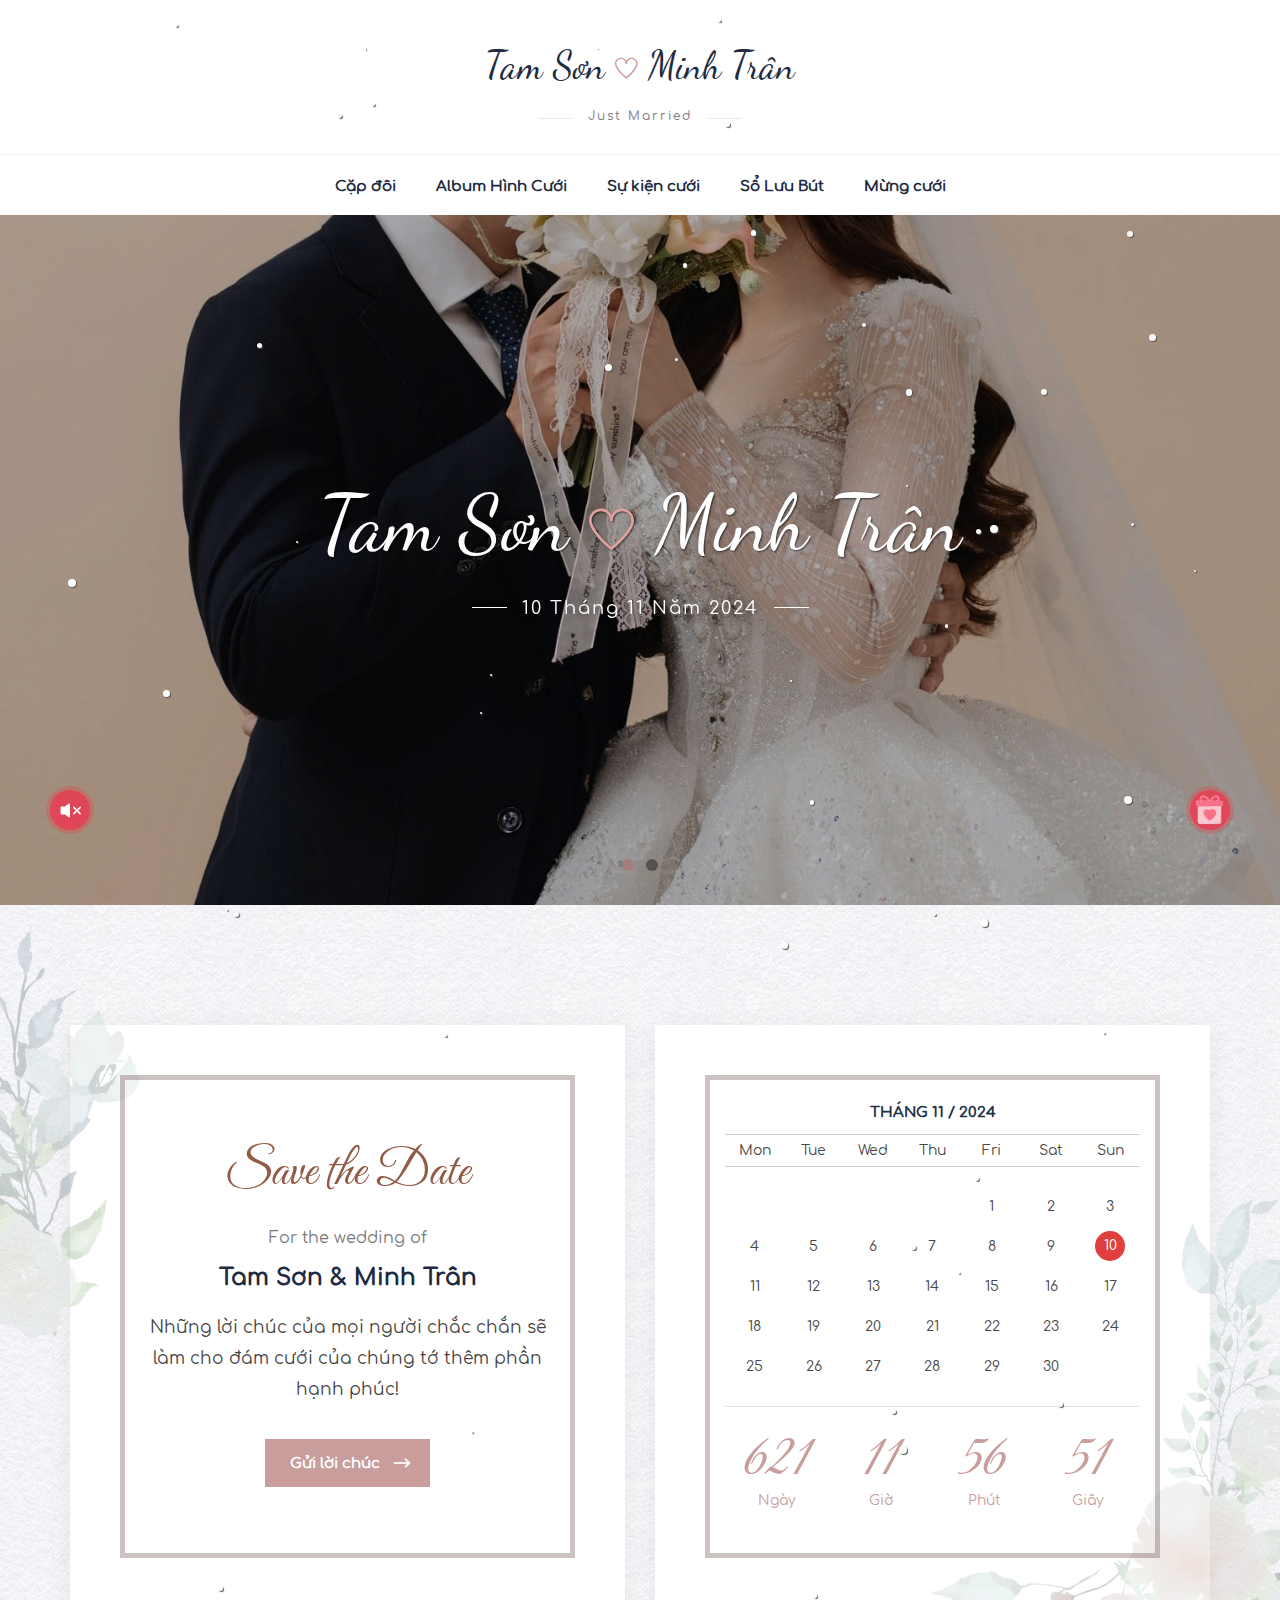
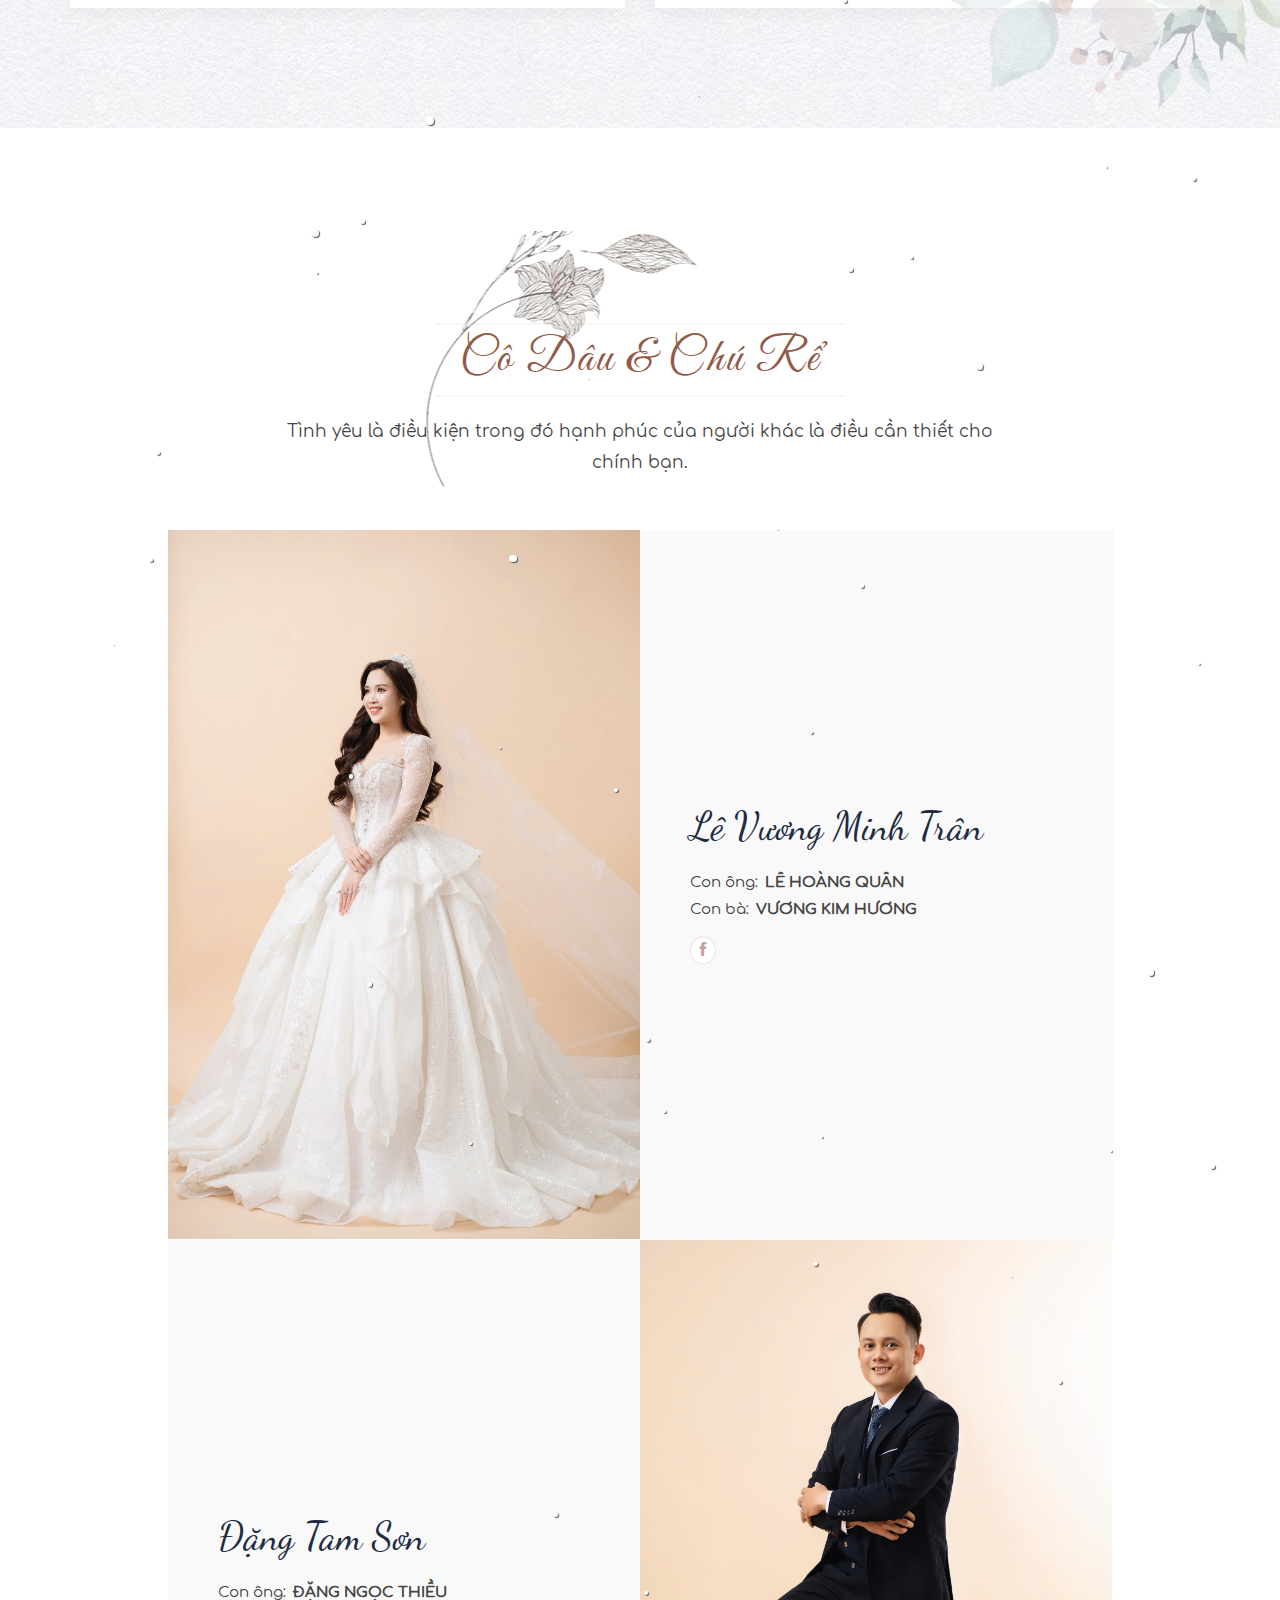
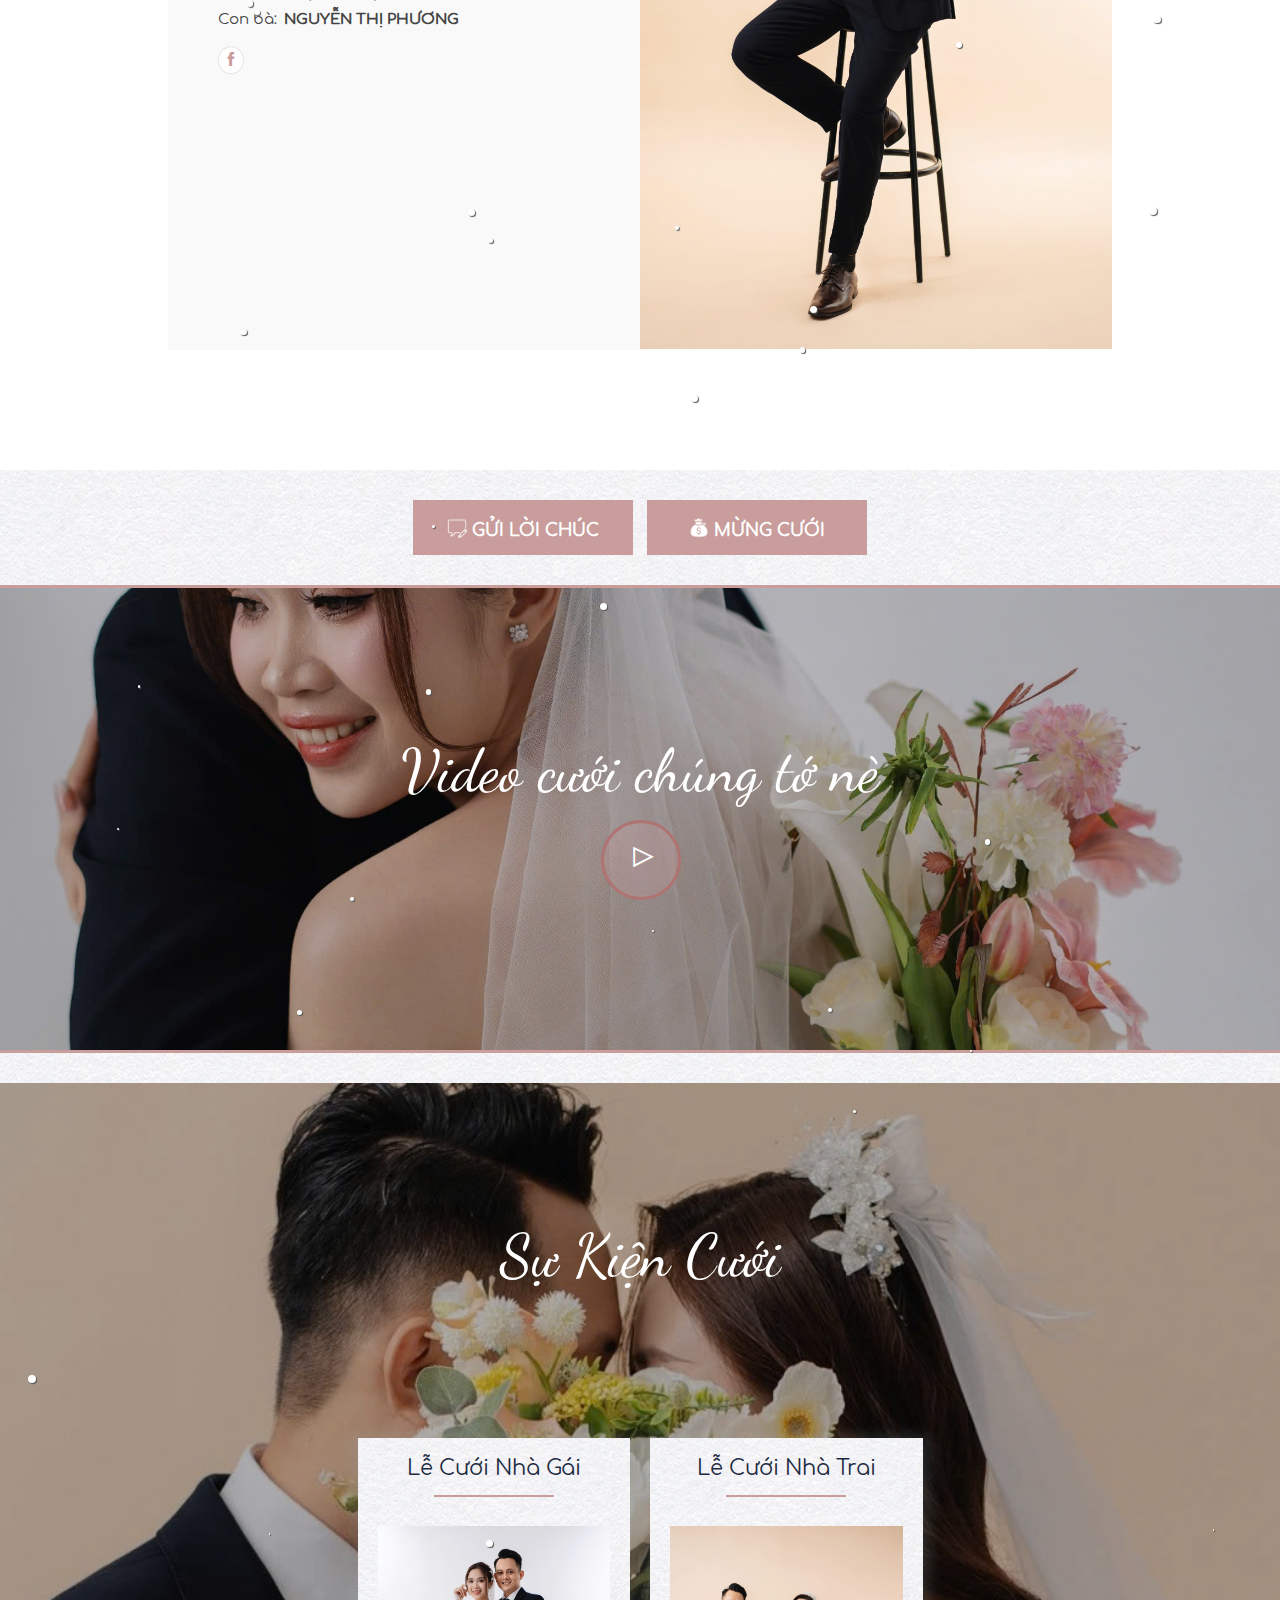
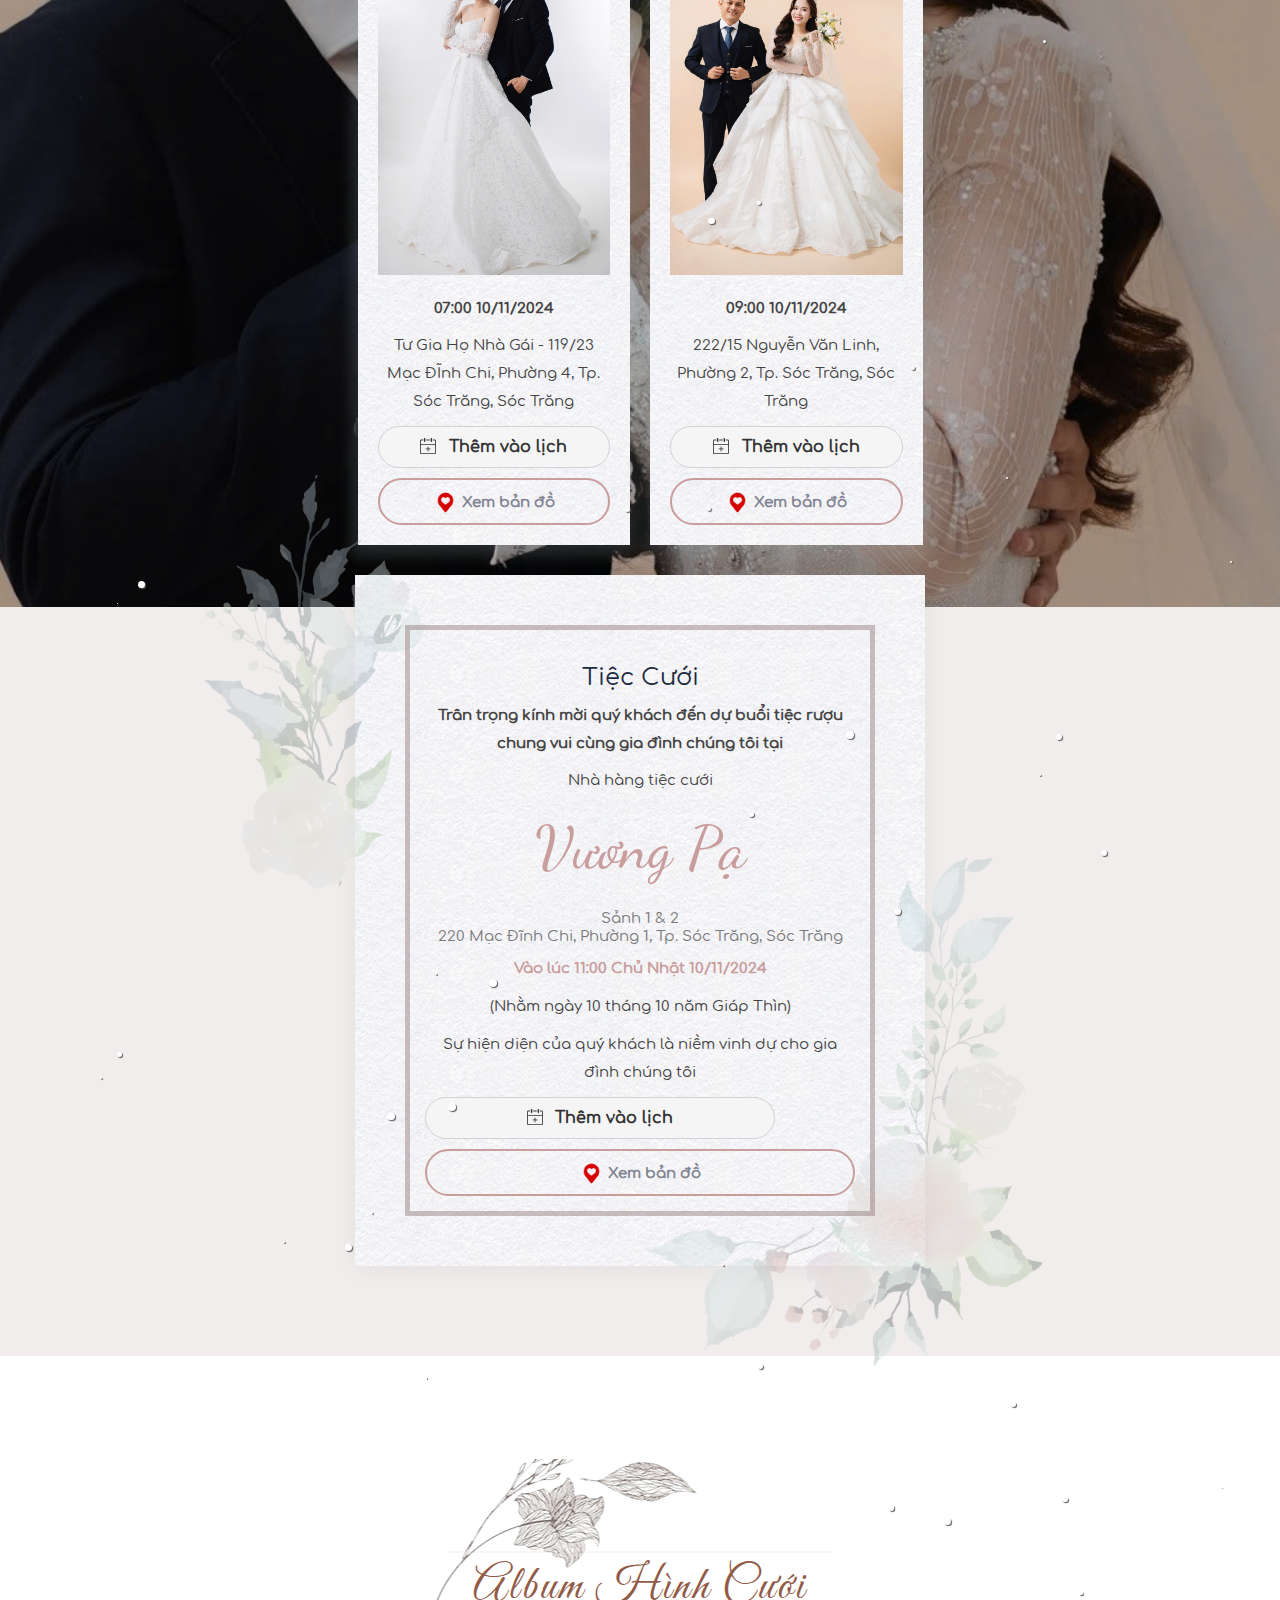
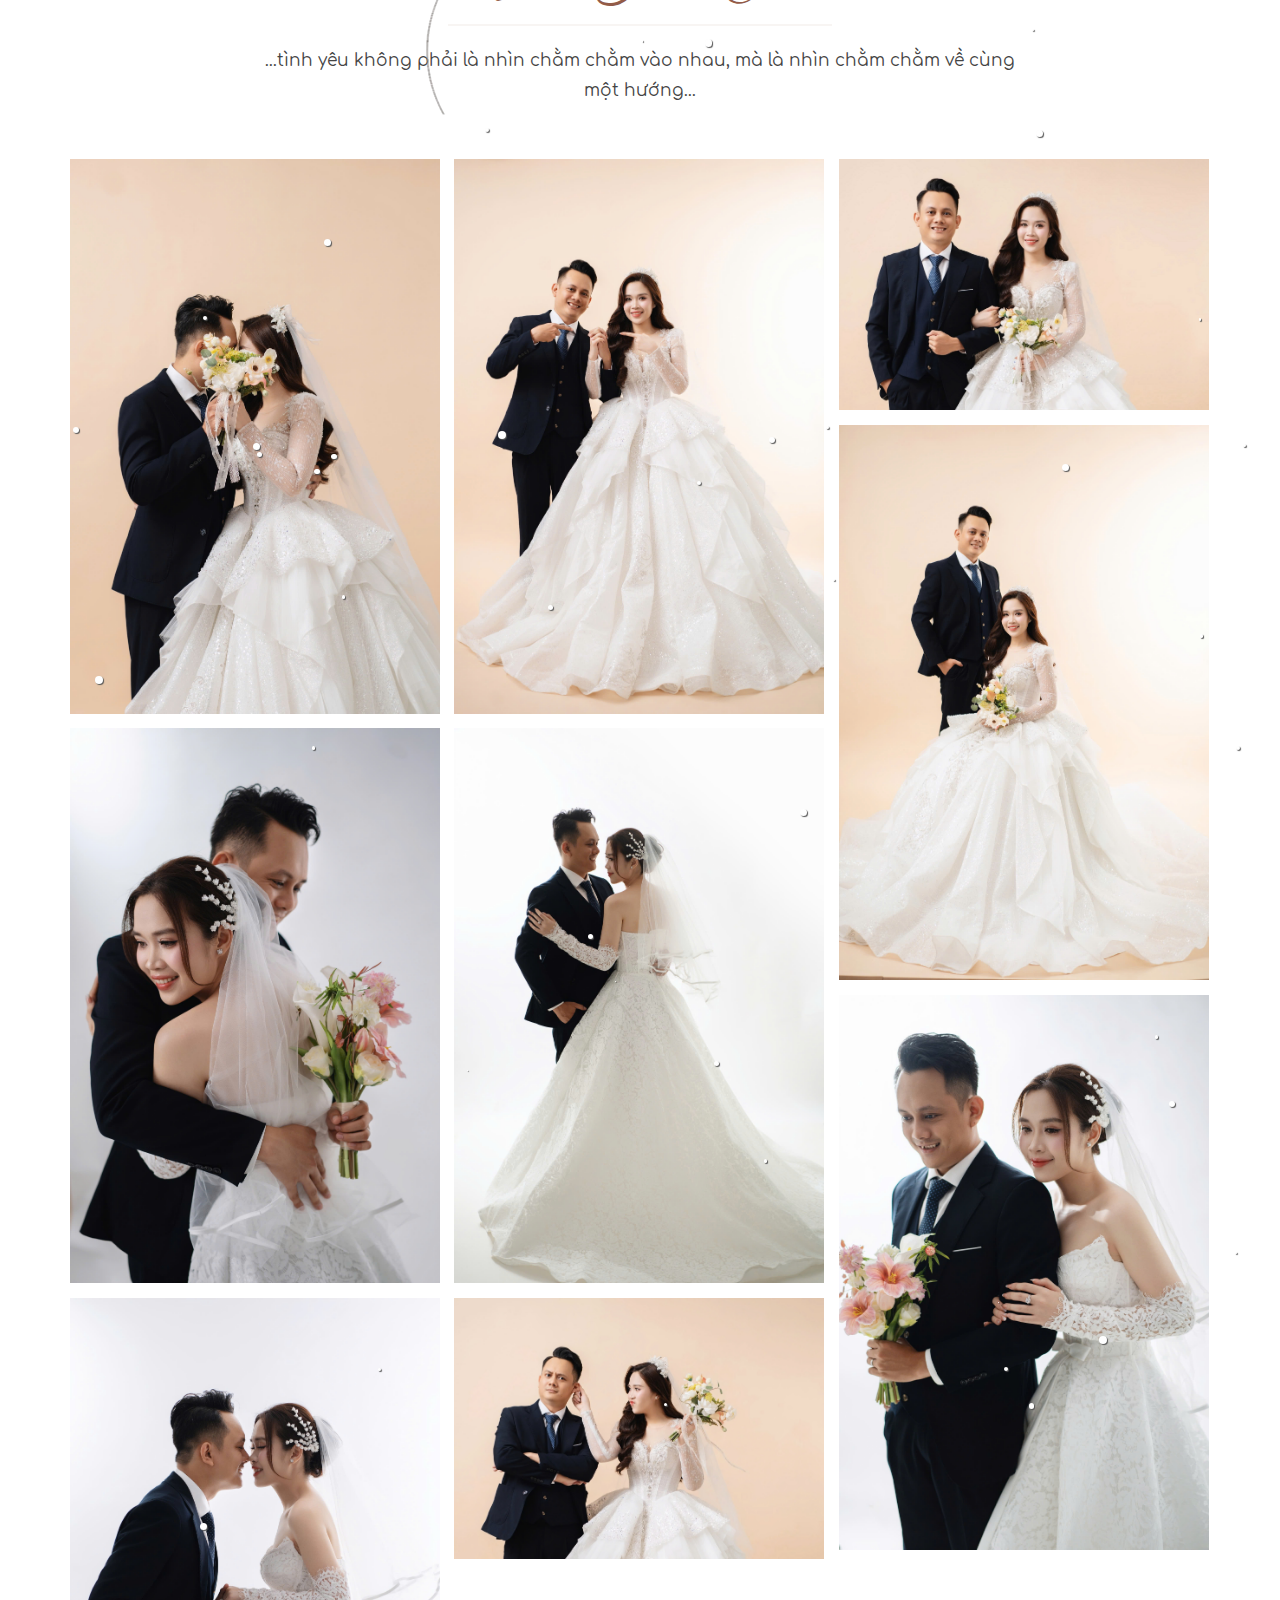
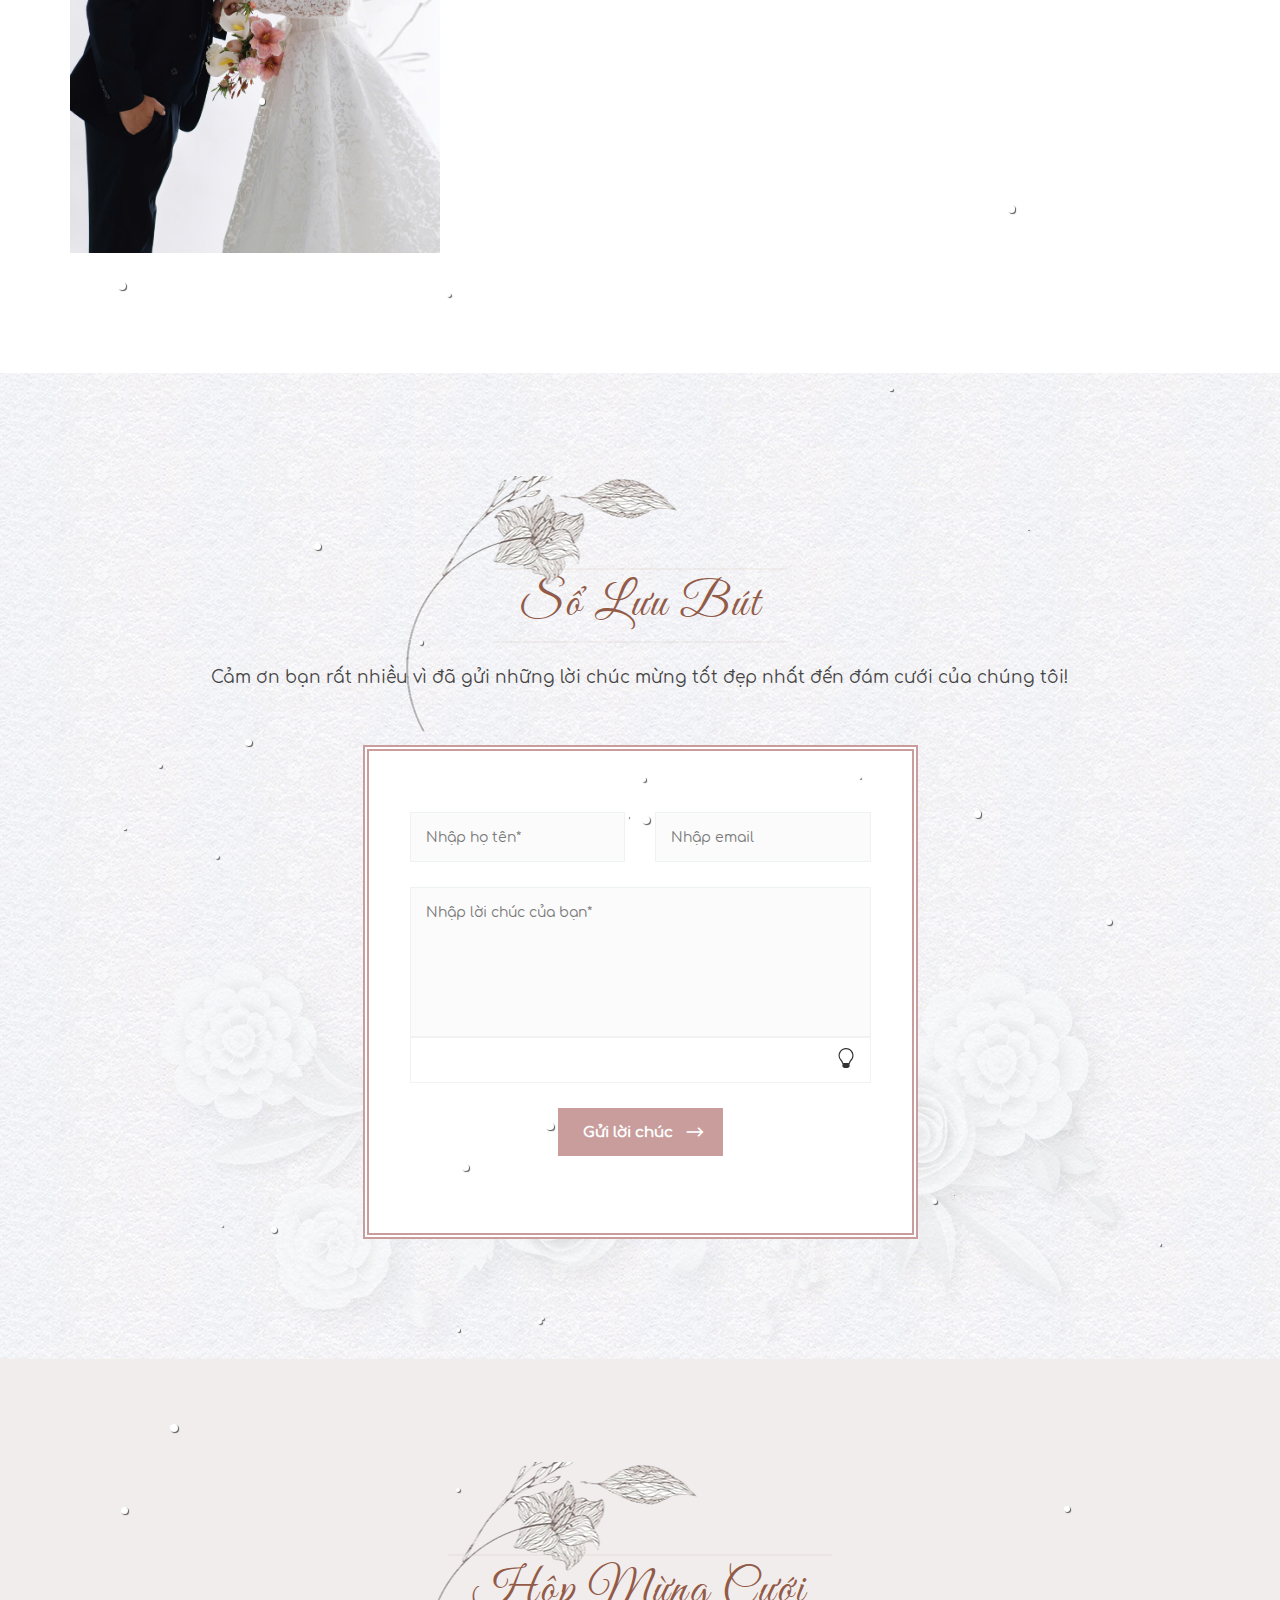
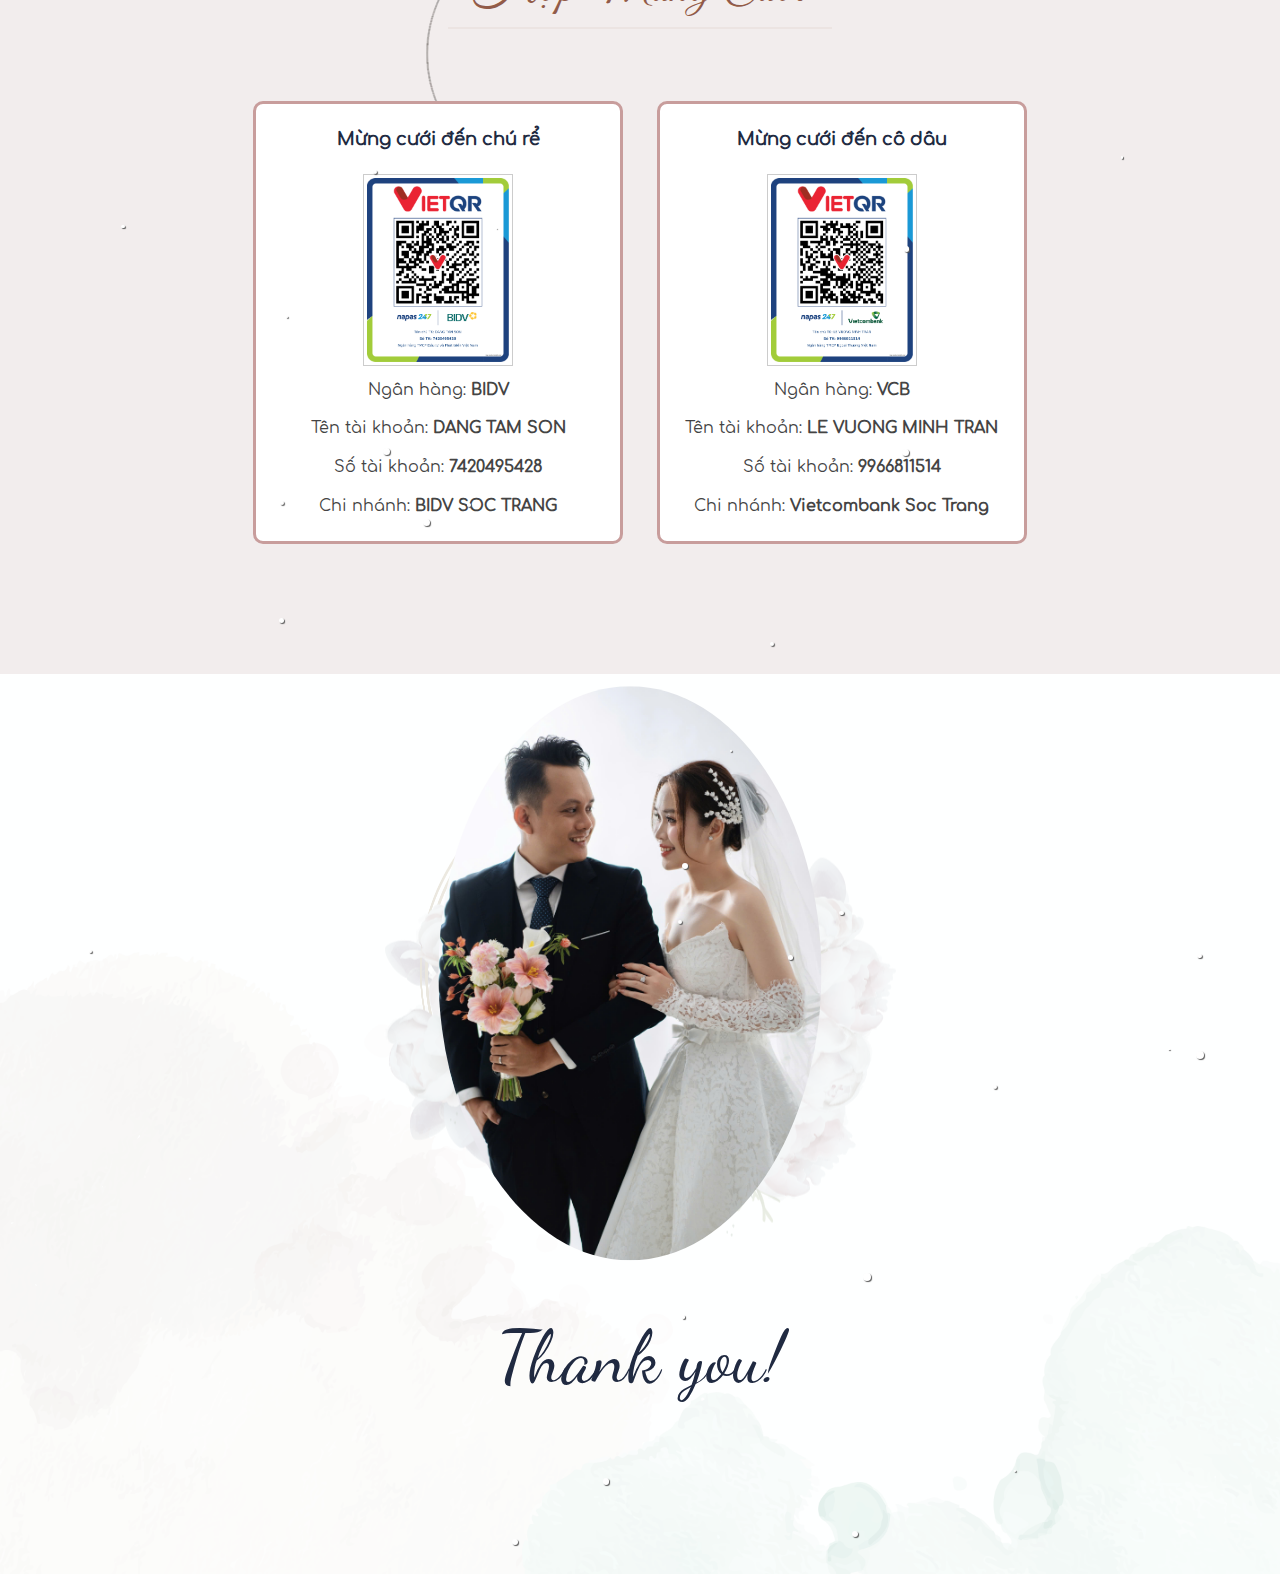
<file: index.html>
<!DOCTYPE html>
<html lang="vi">

<head>
    <meta charset="utf-8">
    <meta http-equiv="X-UA-Compatible" content="IE=edge">
    <meta name="viewport" content="width=device-width, initial-scale=1">
    <title>Tam Sơn &amp; Minh Trân Wedding</title>
    <meta name="description"
        content="Tam Sơn &amp; Minh Trân - Our wedding date: 10-11-2024 | Kết hôn giống như có ai đó vĩnh viễn ở trong góc của bạn. Nó cảm thấy vô hạn, không giới hạn">
    <meta name="keywords" content="Wedding, Wedding Sơn Đặng, Wedding Lê Trân, Sơn Đặng, Lê Trân">
    <meta name="format-detection" content="telephone=no">
    <meta property="og:site_name" content="Đặng Tam Sơn &amp; Lê Vương Minh Trân">
    <meta property="og:type" content="website">
    <meta property="og:title" content="Tam Sơn &amp; Minh Trân Wedding">
    <meta property="og:url" content="https://ewedding.sondangit.com">
    <meta property="og:description"
        content="Tam Sơn &amp; Minh Trân - Our wedding date: 10-11-2024 | Kết hôn giống như có ai đó vĩnh viễn ở trong góc của bạn. Nó cảm thấy vô hạn, không giới hạn">
    <meta property="og:image" content="sondtweb/images/albums/1a84a357b81c0142580d44.jpg">
    <meta property="og:image:url" content="sondtweb/images/albums/1a84a357b81c0142580d44.jpg">
    <meta property="og:image:secure_url" content="sondtweb/images/albums/1a84a357b81c0142580d44.jpg">
    <link rel="shortcut icon" type="image/x-icon" href="favicon.ico">
    <link href="templates/css/libs.css?v=20240713" rel="stylesheet">
    <link href="common/calendar.css?v=20240713" rel="stylesheet">
    <link href="templates/css/style.css?v=20240713" rel="stylesheet">
    <link href="common/fonts/fonts.css?v=20240713" rel="stylesheet">
    <!-- Global site tag (gtag.js) - Google Analytics -->
    <!-- <script async src="https://www.googletagmanager.com/gtag/js?id=G-K9L0ZFE1PJ"></script> -->
    <!-- <script>window.dataLayer = window.dataLayer || []; function gtag(){dataLayer.push(arguments);} gtag('js', new Date()); gtag('config', 'G-K9L0ZFE1PJ');</script> -->
</head>
<script type="text/javascript">
    var photoGalleries = [];
</script>

<body>
    <div class="page-wrapper flower-fixed-body">
        <div class="preloader">
            <!-- <div class="middle">
                <i class="fi flaticon-favorite-heart-button"></i>
                <i class="fi flaticon-favorite-heart-button"></i>
                <i class="fi flaticon-favorite-heart-button"></i>
                <i class="fi flaticon-favorite-heart-button"></i>
            </div> -->
            <div class="loading-heart">
                <svg viewBox="0 0 512 512" width="100">
                    <path
                        d="M462.3 62.6C407.5 15.9 326 24.3 275.7 76.2L256 96.5l-19.7-20.3C186.1 24.3 104.5 15.9 49.7 62.6c-62.8 53.6-66.1 149.8-9.9 207.9l193.5 199.8c12.5 12.9 32.8 12.9 45.3 0l193.5-199.8c56.3-58.1 53-154.3-9.8-207.9z">
                    </path>
                </svg>
                <div class="preloader-title">
                    S<br>
                    <small>&amp;</small><br>
                    T
                </div>
            </div>
        </div>
        <header id="header" class="site-header header-style-1">
            <div class="topbar">
                <div class="container">
                    <div class="row">
                        <div class="col col-xs-12">
                            <div class="site-logo">
                                <a href="">
                                    <h1>Tam Sơn <i class="ti-heart"></i> Minh Trân</h1>
                                    <span>Just Married</span>
                                </a>
                            </div>
                        </div>
                    </div>
                </div>
            </div>
            <nav class="navigation navbar navbar-default">
                <div class="container">
                    <div class="navbar-header">
                        <div class="logo">
                            <a href="#home"><span>S</span> <i class="ti-heart"></i> <span>T</span></a>
                        </div>
                        <button type="button" class="open-btn">
                            <span class="sr-only">Toggle navigation</span>
                            <span class="icon-bar"></span>
                            <span class="icon-bar"></span>
                            <span class="icon-bar"></span>
                        </button>
                    </div>
                    <div id="navbar" class="navbar-collapse collapse navigation-holder">
                        <button class="close-navbar"><i class="ti-close"></i></button>
                        <ul class="nav navbar-nav">
                            <li><a href="#couple">Cặp đôi</a></li>

                            <!-- <li><a href="#story">Chuyện tình yêu</a></li> -->

                            <li><a href="#gallery">Album Hình Cưới</a></li>


                            <li><a href="#events">Sự kiện cưới</a></li>

                            <li><a href="#wishes">Sổ Lưu Bút</a></li>

                            <li><a href="#donate">Mừng cưới</a></li>
                        </ul>
                    </div>
                </div>
            </nav>
        </header>

        <section class="hero-slider hero-style-1" id="home">
            <div class="swiper-container">
                <div class="slide-main-text">
                    <div class="container">
                        <div class="slide-title">
                            <h2><span>Tam Sơn</span> <i class="ti-heart"></i> <span>Minh Trân</span></h2>
                        </div>
                        <div class="wedding-date">
                            <span>10 Tháng 11 Năm 2024</span>
                        </div>
                        <div class="clearfix"></div>
                    </div>
                    <!-- <div class="pattern">
                        <span></span>
                        <span></span>
                        <span></span>
                        <span></span>
                        <span></span>
                    </div> -->
                </div>
                <div class="swiper-wrapper">
                    <div class="swiper-slide">
                        <div class="slide-inner slide-bg-image"
                            data-background="sondtweb/images/albums/875e899f92d42b8a72c538-bg1.jpg">
                        </div>
                    </div>
                    <div class="swiper-slide">
                        <div class="slide-inner slide-bg-image"
                            data-background="sondtweb/images/albums/fe0081dd9a9623c87a8746.jpg">
                        </div>
                    </div>
                </div>
                <div class="swiper-pagination"></div>
                <div class="swiper-button-next"></div>
                <div class="swiper-button-prev"></div>
            </div>
        </section>

        <section class="invitation-section section-padding section-bg-img">
            <div class="container">
                <div class="row">
                    <div class="col col-md-6">
                        <div class="invitation-box left">
                            <div class="left-vec"></div>
                            <div class="right-vec"></div>
                            <div class="inner">
                                <h2>Save the Date</h2>
                                <span>For the wedding of</span>
                                <h3>Tam Sơn & Minh Trân</h3>
                                <p>Những lời chúc của mọi người chắc chắn sẽ làm cho đám cưới của chúng tớ thêm phần
                                    hạnh phúc!</p>
                                <a href="#wishes" class="theme-btn">Gửi lời chúc</a>
                            </div>
                        </div>
                    </div>
                    <div class="col col-md-6">
                        <div class="invitation-box calendar-box">
                            <div class="left-vec"></div>
                            <div class="right-vec"></div>
                            <div class="inner">
                                <div class="mini_calendar">
                                    <table>
                                        <caption class="calendar-month"> Tháng 11 / 2024</caption>
                                        <tr>
                                            <th abbr="Monday">Mon</th>
                                            <th abbr="Tuesday">Tue</th>
                                            <th abbr="Wednesday">Wed</th>
                                            <th abbr="Thursday">Thu</th>
                                            <th abbr="Friday">Fri</th>
                                            <th abbr="Saturday">Sat</th>
                                            <th abbr="Sunday">Sun</th>
                                        </tr>
                                        <tr>
                                            <td>&nbsp;</td>
                                            <td>&nbsp;</td>
                                            <td>&nbsp;</td>
                                            <td>&nbsp;</td>
                                            <td>1</td>
                                            <td>2</td>
                                            <td>3</td>
                                        </tr>
                                        <tr>
                                            <td>4</td>
                                            <td>5</td>
                                            <td>6</td>
                                            <td>7</td>
                                            <td>8</td>
                                            <td>9</td>
                                            <td>
                                                <div id="today">10</div>
                                            </td>
                                        </tr>
                                        <tr>
                                            <td>11</td>
                                            <td>12</td>
                                            <td>13</td>
                                            <td>14</td>
                                            <td>15</td>
                                            <td>16</td>
                                            <td>17</td>
                                        </tr>
                                        <tr>
                                            <td>18</td>
                                            <td>19</td>
                                            <td>20</td>
                                            <td>21</td>
                                            <td>22</td>
                                            <td>23</td>
                                            <td>24</td>
                                        </tr>
                                        <tr>
                                            <td>25</td>
                                            <td>26</td>
                                            <td>27</td>
                                            <td>28</td>
                                            <td>29</td>
                                            <td>30</td>
                                            <td>&nbsp;</td>
                                        </tr>
                                    </table>
                                </div>

                            </div>
                            <div class="count-down-clock">
                                <div id="clock" data-date="2024-11-10" data-text-day="Ngày" data-text-hour="Giờ"
                                    data-text-minute="Phút" data-text-second="Giây"></div>
                            </div>
                        </div>
                    </div>
                </div>
            </div>
        </section>

        <section class="couple-section section-padding" id="couple">
            <div class="container">
                <div class="row">
                    <div class="col col-md-8 col-md-offset-2 col-sm-10 col-sm-offset-1">
                        <div class="section-title">
                            <h2>Cô dâu &amp; Chú rể</h2>
                            <p>Tình yêu là điều kiện trong đó hạnh phúc của người khác là điều cần thiết cho chính bạn.
                            </p>
                        </div>
                    </div>
                </div>
                <div class="row">
                    <div class="col col-lg-10 col-lg-offset-1">
                        <div class="couple-area">
                            <div class="couple-row clearfix">
                                <div class="img-holder">
                                    <img src="sondtweb/images/albums/3e0074f96fb2d6ec8fa335.jpg" alt>
                                </div>
                                <div class="details">
                                    <div class="inner">
                                        <h2>Lê Vương Minh Trân</h2>
                                        <div class="parent-infos">
                                            <div class="parent-info"><span class="parent-title">Con ông:</span>
                                                <span class="parent-name">Lê Hoàng Quân</span>
                                            </div>
                                            <div class="parent-info"><span class="parent-title">Con bà:</span>
                                                <span class="parent-name">Vương Kim Hương</span>
                                            </div>
                                        </div>
                                        <!-- <p>Cô nàng dược sĩ.</p> -->
                                        <ul class="social-links">
                                            <li><a href="https://www.facebook.com/profile.php?id=100012870581280" target="_blank"><i
                                                        class="ti-facebook"></i></a></li>
                                        </ul>
                                    </div>
                                </div>
                            </div>
                            <div class="couple-row last-row clearfix">
                                <div class="details">
                                    <div class="inner">
                                        <h2>Đặng Tam Sơn</h2>
                                        <!--Parent info-->
                                        <div class="parent-infos">
                                            <div class="parent-info"><span class="parent-title">Con ông:</span>
                                                <span class="parent-name">Đặng Ngọc Thiều</span>
                                            </div>
                                            <div class="parent-info"><span class="parent-title">Con bà:</span>
                                                <span class="parent-name">Nguyễn Thị Phương</span>
                                            </div>
                                        </div>
                                        <!-- <p>Anh chàng kỹ sư</p> -->
                                        <ul class="social-links">
                                            <li><a href="https://fb.com/dangtamson" target="_blank"><i
                                                        class="ti-facebook"></i></a></li>
                                        </ul>
                                    </div>
                                </div>
                                <div class="img-holder">
                                    <img src="sondtweb/images/albums/e778138408cfb191e8de32.jpg" alt>
                                </div>
                            </div>
                        </div>
                    </div>
                </div>
            </div>
        </section>

        <section class="section-accessibilities section-bg-img">
            <div class="container">
                <div class="row button-accessibilities">
                    <div class="col col-lg-12">
                        <div class="text-center btn-container">
                            <a href="#wishes" class="accessibility-btn theme-btn">
                                <span class="content-button">
                                    <img class="access-section-icon" src="sondtweb/images/static/common/wishes.png"
                                        alt="access-btn"> Gửi lời chúc
                                </span>
                            </a>
                            <!-- <a href="rsvp" target="_blank" class="accessibility-btn theme-btn">
                                <span class="content-button">
                                    <img class="access-section-icon" src="sondtweb/images/static/common/rsvp4.png"
                                        alt="access-btn">Xác nhận tham dự
                                </span>
                            </a> -->
                            <a href="#donate" class="accessibility-btn theme-btn">
                                <span class="content-button">
                                    <img class="access-section-icon" src="sondtweb/images/static/common/money_bag.png"
                                        alt="access-btn"> Mừng cưới
                                </span>
                            </a>
                        </div>
                    </div>
                </div>
            </div>
        </section>

        <section class="video-section event-section section-padding p-t-0 p-b-0" id="video">
            <div class="top-area"
                style="background: url(sondtweb/images/albums/1a84a357b81c0142580d44.jpg) center center/cover no-repeat local;">
                <h2>Video cưới chúng tớ nè</h2>
                <p></p>
                <div class="video-btn"><a href="https://www.youtube.com/embed/WvYFHoLmUSA?si=3oxexdYDMpwNgiAd"
                        class="video-play-btn" data-type="iframe"><i class="ti-control-play"></i></a></div>
            </div>
        </section>

        <section class="section-accessibilities section-bg-img">
            <div class="container">
                <div class="row button-accessibilities">
                    <div class="col col-lg-12">
                        <div class="text-center btn-container">
                        </div>
                    </div>
                </div>
            </div>
        </section>

        <section class="event-section section-padding p-t-0 section-bg-color" id="events">
            <div class="top-area"
                style="background: url(sondtweb/images/albums/875e899f92d42b8a72c538-bg2.jpg) center center/cover no-repeat local;">
                <h2>Sự Kiện Cưới</h2>
                <p class=""></p>
            </div>
            <div class="container">
                <div class="row">
                    <div class="col col-xs-12">
                        <div class="event-grids clearfix">
                            <div class="grid section-bg-img">
                                <h3>Lễ Cưới Nhà Gái</h3>
                                <div class="image-wrap">
                                    <img src="sondtweb/images/albums/2ec245125e59e707be4843.jpg" alt="">
                                </div>
                                <p><strong>07:00 10/11/2024</strong></p>
                                <p>
                                    <span>Tư Gia Họ Nhà Gái - </span>
                                    119/23 Mạc ĐĨnh Chi, Phường 4, Tp. Sóc Trăng, Sóc Trăng
                                </p>

                                <div class="calendar-button">
                                    <div class="atcb" style="display:none;">
                                        {
                                        "name":"Lễ Cưới Nhà Gái (Đám cưới Tam Sơn và Minh Trân)",
                                        "description":"Cảm ơn bạn đã dành thời gian tham dự đám cưới của chúng tôi!.
                                        Thông tin chi tiết xem tại
                                        website:<br>[url]https://ewedding.sondangit.com[/url]",
                                        "startDate":"2024-11-10",
                                        "endDate":"2024-11-10",
                                        "startTime":"07:00",
                                        "endTime":"09:00",
                                        "location":"119/23 Mạc ĐĨnh Chi, Phường 4, Tp. Sóc Trăng, Sóc Trăng",
                                        "options":["Apple","Google","iCal","Microsoft365","MicrosoftTeams","Outlook.com","Yahoo"],
                                        "timeZone":"Asia/Ho_Chi_Minh",
                                        "iCalFileName":"Reminder-Event",
                                        "listStyle":"modal",
                                        "label":"Thêm vào lịch",
                                        "trigger":"click"
                                        }
                                    </div>
                                </div>
                                <a class="see-location-btn" href="https://maps.app.goo.gl/Tomadgcjt2Ss4igFA"
                                    target="_blank"><img src="templates/images/heart.png" alt="" width="25px"
                                        height="25px"> Xem bản đồ</a>
                            </div>
                            <div class="grid section-bg-img">
                                <h3>Lễ Cưới Nhà Trai</h3>
                                <div class="image-wrap">
                                    <img src="sondtweb/images/albums/8897055f1e14a74afe0540.jpg" alt="">
                                </div>
                                <p><strong>09:00 10/11/2024</strong></p>
                                <p>
                                    <span> </span>
                                    222/15 Nguyễn Văn Linh, Phường 2, Tp. Sóc Trăng, Sóc Trăng
                                </p>
                                <div class="calendar-button">
                                    <div class="atcb" style="display:none;">
                                        {
                                        "name":"Lễ Cưới Nhà Trai (Đám cưới Tam Sơn và Minh Trân)",
                                        "description":"Cảm ơn bạn đã dành thời gian tham dự đám cưới của chúng tôi!.
                                        Thông tin chi tiết xem tại
                                        website:<br>[url]https://ewedding.sondangit.com[/url]",
                                        "startDate":"2024-11-10",
                                        "endDate":"2024-11-10",
                                        "startTime":"09:00",
                                        "endTime":"10:00",
                                        "location":"222/15 Nguyễn Văn Linh, Phường 2, Tp. Sóc Trăng, Sóc Trăng",
                                        "options":["Apple","Google","iCal","Microsoft365","MicrosoftTeams","Outlook.com","Yahoo"],
                                        "timeZone":"Asia/Ho_Chi_Minh",
                                        "iCalFileName":"Reminder-Event",
                                        "listStyle":"modal",
                                        "label":"Thêm vào lịch",
                                        "trigger":"click"
                                        }
                                    </div>
                                </div>
                                <a class="see-location-btn" href="https://maps.app.goo.gl/ddek6R6zZm2hM2MG8"
                                    target="_blank"><img src="templates/images/heart.png" alt="" width="25px"
                                        height="25px"> Xem bản đồ</a>
                            </div>
                        </div>
                        <div style="display: flex; flex-wrap: wrap; justify-content: center;">
                            <div class="col col-md-6 event-box left section-bg-img">
                                <div class="left-vec"></div>
                                <div class="right-vec"></div>
                                <div class="inner" style="text-align: center;">
                                    <h3>Tiệc Cưới</h3>
                                    <p><strong>Trân trọng kính mời quý khách đến dự buổi tiệc rượu chung vui cùng gia
                                            đình chúng tôi tại</strong></p>
                                    <p>
                                        <span>Nhà hàng tiệc cưới <h2 style="color: #c89d9c;">Vương Pạ</h2>
                                        </span><br>
                                        <span>Sảnh 1 &amp; 2 </span><br>
                                        220 Mạc Đĩnh Chi, Phường 1, Tp. Sóc Trăng, Sóc Trăng
                                    </p>

                                    <p><strong style="color: #c89d9c;">Vào lúc 11:00 Chủ Nhật 10/11/2024</strong></p>
                                    <p>(Nhằm ngày 10 tháng 10 năm Giáp Thìn)</p>
                                    <p>
                                        Sự hiện diện của quý khách là niềm vinh dự cho gia đình chúng tôi
                                    </p>
                                    <div style="justify-content: center;">
                                        <div class="calendar-button">
                                            <div class="atcb" style="display:none;">
                                                {
                                                "name":"Tiệc cưới (Đám cưới Tam Sơn và Minh Trân)",
                                                "description":"Cảm ơn bạn đã dành thời gian tham dự đám cưới của
                                                chúng tôi!.
                                                Thông tin chi tiết xem tại
                                                website:<br>[url]https://ewedding.sondangit.com[/url]",
                                                "startDate":"2024-11-10",
                                                "endDate":"2024-11-10",
                                                "startTime":"11:00",
                                                "endTime":"14:00",
                                                "location":"220 Mạc Đĩnh Chi, Phường 1, Tp. Sóc Trăng, Sóc Trăng",
                                                "options":["Apple","Google","iCal","Microsoft365","MicrosoftTeams","Outlook.com","Yahoo"],
                                                "timeZone":"Asia/Ho_Chi_Minh",
                                                "iCalFileName":"Reminder-Event",
                                                "listStyle":"modal",
                                                "label":"Thêm vào lịch",
                                                "trigger":"click"
                                                }
                                            </div>
                                        </div>
                                    </div>
                                    <a class="see-location-btn" href="https://maps.app.goo.gl/MxmdgzJPagXzKpYw6"
                                        target="_blank" style="position: relative;"><img
                                            src="templates/images/heart.png" alt="" width="25px" height="25px"> Xem bản
                                        đồ</a>
                                </div>
                            </div>
                        </div>
                    </div>
                </div>
            </div>
        </section>

        <!-- <section class="section section-padding" id="">
            <div class="container">
                <div class="row">
                    <div class="col col-md-8 col-md-offset-2 col-sm-10 col-sm-offset-1">
                        <div class="section-title">
                            <h2>Chuyện tình yêu của chúng tớ</h2>
                            <p>Kể từ giây phút đó, ta hứa sẽ già cùng nhau...</p>
                        </div>
                    </div>
                </div>
                <div class="row">
                    <div class="col">
                        <div class="story-block">
                            <ul>
                                <li>
                                    <div class="details">
                                        <h3>Các cậu tin vào tình yêu sét đánh không ?</h3>
                                        <span class="date">Tháng 3 năm 2018</span>
                                        <p>Vào 1 buổi sáng đẹp trời của tháng 3 năm 2018, có 2 bạn trẻ không quen nhau,
                                            được ghép cặp để chơi trò 2 người 3 chân. Chỉ đơn thuần là ghép cặp như
                                            những trò chơi ngoài trời khác mà 2 bạn trẻ năng động đã từng tham gia,
                                            nhưng ai mà ngờ được, 2 bạn trẻ đó đã trúng tiếng sét ái tình, đến nay cũng
                                            đã gần 7 năm bên nhau, quyết định về chung nhà với nhau vào tháng 11 năm
                                            2024.</p>
                                    </div>
                                    <div class="img-holder">
                                        <img src="sondtweb/images/albums/670393c39f0f02be1d03454b/1e4ebb90b41835ff90ea1313c5830687.jpeg"
                                            alt>
                                    </div>
                                </li>
                            </ul>
                        </div>
                    </div>
                </div>
            </div>
        </section> -->

        <section class="gallery-section section-padding" id="gallery">
            <div class="container">
                <div class="row">
                    <div class="col col-md-8 col-md-offset-2 col-sm-10 col-sm-offset-1">
                        <div class="section-title">
                            <h2>Album Hình Cưới</h2>
                            <p>...tình yêu không phải là nhìn chằm chằm vào nhau, mà là nhìn chằm chằm về cùng một
                                hướng...</p>
                        </div>
                    </div>
                </div>

                <div class="row">
                    <div class="col col-xs-12">
                        <div class="gallery-container gallery-fancybox masonry-gallery">
                            <!-- 1 -->
                            <script type="text/javascript">
                                photoGalleries.push({
                                    src: "sondtweb/images/albums/875e899f92d42b8a72c538.jpg",
                                    thumb: "sondtweb/images/albums/875e899f92d42b8a72c538.jpg",
                                    subHtml: `<div class="lg-sub-html"><h4></h4></div>`
                                });
                            </script>
                            <div class="grid grid-item btn-see-more-gallery" data-index="0">
                                <a href="javascript:void(0)">
                                    <img src="sondtweb/images/albums/875e899f92d42b8a72c538.jpg" alt
                                        class="img img-responsive">
                                </a>
                            </div>

                            <!-- 2 -->
                            <script type="text/javascript">
                                photoGalleries.push({
                                    src: "sondtweb/images/albums/34be0f781433ad6df42237.jpg",
                                    thumb: "sondtweb/images/albums/34be0f781433ad6df42237.jpg",
                                    subHtml: `<div class="lg-sub-html"><h4></h4></div>`
                                });
                            </script>
                            <div class="grid grid-item btn-see-more-gallery" data-index="1">
                                <a href="javascript:void(0)">
                                    <img src="sondtweb/images/albums/34be0f781433ad6df42237.jpg" alt
                                        class="img img-responsive">
                                </a>
                            </div>

                            <!-- 3 -->
                            <script type="text/javascript">
                                photoGalleries.push({
                                    src: "sondtweb/images/albums/a54e11980ad3b38deac242.jpg",
                                    thumb: "sondtweb/images/albums/a54e11980ad3b38deac242.jpg",
                                    subHtml: `<div class="lg-sub-html"><h4></h4></div>`
                                });
                            </script>
                            <div class="grid grid-item btn-see-more-gallery" data-index="2">
                                <a href="javascript:void(0)">
                                    <img src="sondtweb/images/albums/a54e11980ad3b38deac242small.jpg" alt
                                        class="img img-responsive">
                                </a>
                            </div>

                            <!-- 4 -->
                            <script type="text/javascript">
                                photoGalleries.push({
                                    src: "sondtweb/images/albums/8486f57bee30576e0e2133.jpg",
                                    thumb: "sondtweb/images/albums/8486f57bee30576e0e2133.jpg",
                                    subHtml: `<div class="lg-sub-html"><h4></h4></div>`
                                });
                            </script>
                            <div class="grid grid-item btn-see-more-gallery" data-index="3">
                                <a href="javascript:void(0)">
                                    <img src="sondtweb/images/albums/8486f57bee30576e0e2133.jpg" alt
                                        class="img img-responsive">
                                </a>
                            </div>

                            <!-- 5 -->
                            <script type="text/javascript">
                                photoGalleries.push({
                                    src: "sondtweb/images/albums/1a84a357b81c0142580d44.jpg",
                                    thumb: "sondtweb/images/albums/1a84a357b81c0142580d44.jpg",
                                    subHtml: `<div class="lg-sub-html"><h4></h4></div>`
                                });
                            </script>
                            <div class="grid grid-item btn-see-more-gallery" data-index="4">
                                <a href="javascript:void(0)">
                                    <img src="sondtweb/images/albums/1a84a357b81c0142580d44.jpg" alt
                                        class="img img-responsive">
                                </a>
                            </div>

                            <!-- 6 -->
                            <script type="text/javascript">
                                photoGalleries.push({
                                    src: "sondtweb/images/albums/58ca75276e6cd7328e7d25.jpg",
                                    thumb: "sondtweb/images/albums/58ca75276e6cd7328e7d25.jpg",
                                    subHtml: `<div class="lg-sub-html"><h4></h4></div>`
                                });
                            </script>
                            <div class="grid grid-item btn-see-more-gallery" data-index="5">
                                <a href="javascript:void(0)">
                                    <img src="sondtweb/images/albums/58ca75276e6cd7328e7d25.jpg" alt
                                        class="img img-responsive">
                                </a>
                            </div>

                            <!-- 7 -->
                            <script type="text/javascript">
                                photoGalleries.push({
                                    src: "sondtweb/images/albums/41272fce34858ddbd49427.jpg",
                                    thumb: "sondtweb/images/albums/41272fce34858ddbd49427.jpg",
                                    subHtml: `<div class="lg-sub-html"><h4></h4></div>`
                                });
                            </script>
                            <div class="grid grid-item btn-see-more-gallery" data-index="6">
                                <a href="javascript:void(0)">
                                    <img src="sondtweb/images/albums/41272fce34858ddbd49427.jpg" alt
                                        class="img img-responsive">
                                </a>
                            </div>

                            <!-- 8 -->
                            <script type="text/javascript">
                                photoGalleries.push({
                                    src: "sondtweb/images/albums/30530f8f14c4ad9af4d545.jpg",
                                    thumb: "sondtweb/images/albums/30530f8f14c4ad9af4d545.jpg",
                                    subHtml: `<div class="lg-sub-html"><h4></h4></div>`
                                });
                            </script>
                            <div class="grid grid-item btn-see-more-gallery" data-index="7">
                                <a href="javascript:void(0)">
                                    <img src="sondtweb/images/albums/30530f8f14c4ad9af4d545.jpg" alt
                                        class="img img-responsive">
                                </a>
                            </div>

                            <!-- 9 -->
                            <script type="text/javascript">
                                photoGalleries.push({
                                    src: "sondtweb/images/albums/0c499d8a86c13f9f66d039.jpg",
                                    thumb: "sondtweb/images/albums/0c499d8a86c13f9f66d039.jpg",
                                    subHtml: `<div class="lg-sub-html"><h4></h4></div>`
                                });
                            </script>
                            <div class="grid grid-item btn-see-more-gallery" data-index="7">
                                <a href="javascript:void(0)">
                                    <img src="sondtweb/images/albums/0c499d8a86c13f9f66d039small.jpg" alt
                                        class="img img-responsive">
                                </a>
                            </div>
                        </div>
                    </div>
                </div>

            </div>
        </section>

        <section class="contact-section section-padding section-bg-img" id="wishes">
            <div class="container">
                <div class="row">
                    <div class="col col-sm-12">
                        <div class="section-title">
                            <h2>Sổ Lưu Bút</h2>
                            <p>Cảm ơn bạn rất nhiều vì đã gửi những lời chúc mừng tốt đẹp nhất đến đám cưới của chúng
                                tôi!</p>
                        </div>
                    </div>
                </div>
                <div class="row" style="display: flex;justify-content: center;flex-wrap: wrap;">
                    <div class="col col-lg-6 col-md-6">
                        <div class="contact-form">
                            <form id="wish-form" class="form validate-rsvp-form row" method="post">
                                <div class="col col-sm-6">
                                    <input type="text" name="name" class="form-control" placeholder="Nhập họ tên*">
                                </div>
                                <div class="col col-sm-6">
                                    <input type="email" name="email" class="form-control" placeholder="Nhập email">
                                </div>
                                <div class="col col-sm-12">
                                    <div class="textarea-emoji-picker">
                                        <div class="vitualTextarea">
                                            <textarea id="content" class="form-control" name="content"
                                                placeholder="Nhập lời chúc của bạn*"></textarea>
                                            <div class="textAreaIcons">
                                                <span class="show-autocomplete tooltip-custom" data-toggle="tooltip"
                                                    data-placement="top" title="Lời chúc gợi ý">
                                                    <svg xmlns="http://www.w3.org/2000/svg" width="20" height="20"
                                                        fill="currentColor" class="bi bi-lightbulb" viewBox="0 0 16 16">
                                                        <path
                                                            d="M2 6a6 6 0 1 1 10.174 4.31c-.203.196-.359.4-.453.619l-.762 1.769A.5.5 0 0 1 10.5 13a.5.5 0 0 1 0 1 .5.5 0 0 1 0 1l-.224.447a1 1 0 0 1-.894.553H6.618a1 1 0 0 1-.894-.553L5.5 15a.5.5 0 0 1 0-1 .5.5 0 0 1 0-1 .5.5 0 0 1-.46-.302l-.761-1.77a2 2 0 0 0-.453-.618A5.98 5.98 0 0 1 2 6m6-5a5 5 0 0 0-3.479 8.592c.263.254.514.564.676.941L5.83 12h4.342l.632-1.467c.162-.377.413-.687.676-.941A5 5 0 0 0 8 1">
                                                    </svg>
                                                </span>
                                                <span class="hide-autocomplete tooltip-custom" style="display: none;">
                                                    <svg xmlns="http://www.w3.org/2000/svg" width="20" height="20"
                                                        fill="currentColor" class="bi bi-lightbulb-off"
                                                        viewBox="0 0 16 16">
                                                        <path fill-rule="evenodd"
                                                            d="M2.23 4.35A6 6 0 0 0 2 6c0 1.691.7 3.22 1.826 4.31.203.196.359.4.453.619l.762 1.769A.5.5 0 0 0 5.5 13a.5.5 0 0 0 0 1 .5.5 0 0 0 0 1l.224.447a1 1 0 0 0 .894.553h2.764a1 1 0 0 0 .894-.553L10.5 15a.5.5 0 0 0 0-1 .5.5 0 0 0 0-1 .5.5 0 0 0 .288-.091L9.878 12H5.83l-.632-1.467a3 3 0 0 0-.676-.941 4.98 4.98 0 0 1-1.455-4.405zm1.588-2.653.708.707a5 5 0 0 1 7.07 7.07l.707.707a6 6 0 0 0-8.484-8.484zm-2.172-.051a.5.5 0 0 1 .708 0l12 12a.5.5 0 0 1-.708.708l-12-12a.5.5 0 0 1 0-.708">
                                                    </svg>
                                                </span>
                                                <!-- <span class="emoji-picker-button tooltip-custom" data-toggle="tooltip"
                                                    data-placement="top" title="Chèn biểu tượng">
                                                    <svg xmlns="http://www.w3.org/2000/svg" width="20" height="20"
                                                        fill="currentColor" class="bi bi-emoji-smile"
                                                        viewBox="0 0 16 16">
                                                        <path
                                                            d="M8 15A7 7 0 1 1 8 1a7 7 0 0 1 0 14m0 1A8 8 0 1 0 8 0a8 8 0 0 0 0 16">
                                                        </path>
                                                        <path
                                                            d="M4.285 9.567a.5.5 0 0 1 .683.183A3.5 3.5 0 0 0 8 11.5a3.5 3.5 0 0 0 3.032-1.75.5.5 0 1 1 .866.5A4.5 4.5 0 0 1 8 12.5a4.5 4.5 0 0 1-3.898-2.25.5.5 0 0 1 .183-.683M7 6.5C7 7.328 6.552 8 6 8s-1-.672-1-1.5S5.448 5 6 5s1 .672 1 1.5m4 0c0 .828-.448 1.5-1 1.5s-1-.672-1-1.5S9.448 5 10 5s1 .672 1 1.5">
                                                        </path>
                                                    </svg>
                                                </span> -->
                                                <div class="wishes-autocomplete-content" style="display: none;">
                                                    <input type="text" id="searchWishSuggestions"
                                                        onkeyup="searchWishSuggestionsFunction()"
                                                        placeholder="Tìm kiếm...">
                                                    <ul id="wishSuggestions">
                                                        <li><a class="showContent" href="#">Chúc mừng hạnh phúc! Chúc
                                                                hai bạn trăm năm hạnh phúc!</a></li>
                                                        <li><a class="showContent" href="#">Chúc mừng ngày trọng đại tới
                                                                hai bạn. Hạnh phúc bền lâu và trọn vẹn nhé!</a></li>
                                                        <li><a class="showContent" href="#">Chúc mừng hạnh phúc hai bạn.
                                                                Chúc hai bạn bên nhau đầu bạc răng long, sớm có thiên
                                                                thần nhỏ nhé!</a></li>
                                                        <li><a class="showContent" href="#">Chúc hai bạn ngày vui hạnh
                                                                phúc. Hãy yêu thương nhau thật nhiều và sống thật hạnh
                                                                phúc nha!</a></li>
                                                        <li><a class="showContent" href="#">Chúc hai bạn sớm có con đàn
                                                                cháu đống, cửa nhà lúc nào cũng đầm ấm, yên vui nhé!</a>
                                                        </li>
                                                        <li><a class="showContent" href="#">Thật vui vì cuối cùng ngày
                                                                này cũng tới với bạn. Tôi thành tâm chúc hai bạn thật
                                                                nhiều hạnh phúc và sống đời vui vẻ cùng nhau mãi
                                                                mãi!</a></li>
                                                        <li><a class="showContent" href="#">Một chương mới đã mở ra với
                                                                hai bạn rồi. Tôi mong cuộc sống mới của cả hai sẽ tràn
                                                                ngập hy vọng, hạnh phúc và niềm vui!</a></li>
                                                        <li><a class="showContent" href="#">Chúc đôi trai tài gái sắc
                                                                hạnh phúc trọn vẹn, luôn yêu thương nhau thật nhiều!</a>
                                                        </li>
                                                        <li><a class="showContent" href="#">Chia vui cùng bạn trong ngày
                                                                trọng đại này. Cầu mong cuộc sống sau này của 2 vợ chồng
                                                                thật thuận hòa, may mắn, làm ăn phát tài nha.</a></li>
                                                        <li><a class="showContent" href="#">Tôi mong tình yêu của hai
                                                                bạn thật bền chặt, gắn bó để xây dựng tổ ấm yên bình,
                                                                hạnh phúc!</a></li>
                                                        <li><a class="showContent" href="#">Hai bạn của tôi chắc chắn sẽ
                                                                có được nhiều hạnh phúc. Mong hai bạn có sức khỏe dồi
                                                                dào, làm ăn phát đạt và sớm có cháu cho ông bà bồng bế
                                                                nhé!</a></li>
                                                        <li><a class="showContent" href="#">Gửi lời chúc mừng chân thành
                                                                nhất tới bạn của tôi. Chúc hai bạn một cuộc sống thật
                                                                tuyệt vời, hòa thuận, gắn bó son sắt, thủy chung, hạnh
                                                                phúc lâu dài.</a></li>
                                                        <li><a class="showContent" href="#">Nơi nào có yêu thương nơi đó
                                                                chắc chắn hạnh phúc. Hai bạn đã tìm được nơi đủ đầy yêu
                                                                thương rồi, hãy cùng nắm tay nhau đi hết cuộc đời
                                                                nhé!</a></li>
                                                        <li><a class="showContent" href="#">Khởi đầu một cuộc sống mới,
                                                                nguyện ước cho bạn của tôi những ngày tháng hạnh phúc
                                                                phía trước để cùng xây dựng tổ ấm với người bạn đời.
                                                                Happy ending!</a></li>
                                                        <li><a class="showContent" href="#">Mình tin rằng đây sẽ là khởi
                                                                đầu cho những điều tốt đẹp sắp tới trong cuộc sống của
                                                                hai bạn. Hãy yêu thương và cùng nhau vượt qua mọi khó
                                                                khăn trong cuộc sống nhé.</a></li>
                                                        <li><a class="showContent" href="#">Hôn nhân đánh dấu sự kết
                                                                thúc một câu chuyện tình yêu và bắt đầu một trận đấu
                                                                vật. Chúc bạn những điều tốt đẹp nhất.</a></li>
                                                        <li><a class="showContent" href="#">Tôi sẽ nói cho bạn bí mật
                                                                của một cuộc hôn nhân hạnh phúc. Đó vẫn là … một bí mật
                                                                cho tất cả! Chúc bạn tất cả những điều tốt đẹp nhất của
                                                                thời gian phía trước.</a></li>
                                                        <li><a class="showContent" href="#">Hôn nhân thật đẹp. Cuối cùng
                                                                bạn đã tìm thấy một người mà bạn bị làm phiền suốt cuộc
                                                                đời.</a></li>
                                                        <li><a class="showContent" href="#">Hai trở thành một: Một
                                                                giường, một điều khiển từ xa, một phòng tắm! Xin chúc
                                                                mừng đám cưới hai bạn.</a></li>
                                                        <li><a class="showContent" href="#">Chúc đôi trai tài gái sắc
                                                                nhà mình hạnh phúc vẹn tròn, cung hỷ cung hỷ!</a></li>
                                                        <li><a class="showContent" href="#">Chúc mừng anh trai của em đã
                                                                có người rước nhé. Em mong anh chị có cuộc sống vui vẻ,
                                                                hạnh phúc phía trước, làm ăn phát tài phát lộc.</a></li>
                                                        <li><a class="showContent" href="#">Anh chị là một cặp trời
                                                                sinh, chắc chắn sau này sẽ rất hạnh phúc. Em chúc anh
                                                                chị sức khỏe dồi dào, làm ăn phát đạt và sớm có thiên
                                                                thần nhỏ cho vui cửa vui nhà.</a></li>
                                                        <li><a class="showContent" href="#">Hôm nay là ngày vui của anh
                                                                chị và cũng là ngày em rất hạnh phúc. Chúc anh chị mãi
                                                                yêu thương nhau như bây giờ và đạt được mọi ước nguyện
                                                                trong cuộc sống.</a></li>
                                                        <li><a class="showContent" href="#">Chúc anh/chị/em trăm năm
                                                                hạnh phúc, thuận vợ thuận chồng.</a></li>
                                                        <li><a class="showContent" href="#">Hôm nay chú rể đẹp trai, cô
                                                                dâu xinh gái. Chúc mừng ngày thành hôn hai bạn tôi!</a>
                                                        </li>
                                                        <li><a class="showContent" href="#">Chúc mừng đôi bạn trẻ nhé!
                                                                Mãi yêu thương nhau đến đầu bạc răng long bạn nha!</a>
                                                        </li>
                                                        <li><a class="showContent" href="#">Thay mặt team (tên nhóm)
                                                                chúc hai bạn ngày ngày ân ái, bên nhau trọn đời.</a>
                                                        </li>
                                                        <li><a class="showContent" href="#">Happy wedding! Chúc hai bạn
                                                                có cuộc sống mới ngập tràn tiếng cười và niềm vui, sớm
                                                                có thiên thần nhỏ bồng bé!</a></li>
                                                    </ul>
                                                </div>
                                            </div>
                                        </div>

                                        <div class="emoji-picker">
                                            <emoji-picker style="max-width: 100%;max-height: 350px;"
                                                class="light"></emoji-picker>
                                        </div>
                                    </div>
                                </div>
                                <div class="col col-sm-12 submit-btn">
                                    <button type="submit" class="theme-btn">Gửi lời chúc</button>
                                    <div id="loader">
                                        <i class="ti-reload"></i>
                                    </div>
                                </div>
                                <div class="col col-md-12 success-error-message">
                                    <div id="success">Thank you</div>
                                    <div id="error">Gửi lời chúc thất bại, vui lòng thử lại sau giây lát! </div>
                                </div>
                            </form>
                        </div>
                    </div>
                    <div class="col col-lg-6 col-md-6  d-none ">
                        <div class=" wish-box">
                        </div>
                    </div>
                </div>
            </div>
        </section>

        <section class="donate-section section-padding section-bg-color" id="donate">
            <div class="container">
                <div class="row">
                    <div class="col col-md-8 col-md-offset-2 col-sm-10 col-sm-offset-1">
                        <div class="section-title">
                            <h2>Hộp mừng cưới</h2>
                        </div>
                    </div>
                </div>

                <div class="row">
                    <div class="col col-xs-12">
                        <!--<div class="count-down-clock">
                            <div id="clock2" data-date="2024-11-10" data-text-day="Ngày" data-text-hour="Giờ"
                                data-text-minute="Phút" data-text-second="Giây"></div>
                        </div> -->
                        <div id="donate-modal">
                            <div class="donate-modal-content">
                                <div class="donate-modal-body">
                                    <div class="donate-box">
                                        <div class="donate-card">
                                            <h3>Mừng cưới đến chú rể</h3>
                                            <img class="qr-code-image"
                                                    src="sondtweb/images/bidvsondt.jpg">
                                            <p>Ngân hàng: <strong>BIDV</strong></p>
                                            <p>Tên tài khoản: <strong>DANG TAM SON</strong></p>
                                            <p>Số tài khoản: <strong>7420495428</strong></p>
                                            <p>Chi nhánh: <strong>BIDV SOC TRANG</strong></p>

                                        </div>
                                        <div class="donate-card">
                                            <h3>Mừng cưới đến cô dâu</h3>
                                            <img class="qr-code-image"
                                                    src="sondtweb/images/vcbtranlvm.jpg">
                                            <p>Ngân hàng: <strong>VCB</strong></p>
                                            <p>Tên tài khoản: <strong>LE VUONG MINH TRAN</strong></p>
                                            <p>Số tài khoản: <strong>9966811514</strong></p>
                                            <p>Chi nhánh: <strong>Vietcombank Soc Trang</strong></p>

                                        </div>
                                    </div>
                                </div>
                            </div>
                        </div>
                    </div>
                </div>
            </div>
        </section>
        <footer class="site-footer footer-style-1">
            <div class="inner">
                <div class="couple-pic">
                    <img src="sondtweb/images/albums/c97b539448dff181a8ce26.jpg"
                        alt="Tam Sơn &amp; Minh Trân Wedding site!">
                </div>
                <h2>Thank you!</h2>
            </div>
        </footer>
    </div>
    <div id="donate-modal" class="donate-modal">
        <div class="donate-modal-content">
            <div class="donate-modal-header">
                <span class="donate-modal-close">&times;</span>
                <strong>
                    <svg xmlns="http://www.w3.org/2000/svg" width="28" height="28" fill="currentColor"
                        class="bi bi-coin" viewBox="0 0 16 16">
                        <path
                            d="M5.5 9.511c.076.954.83 1.697 2.182 1.785V12h.6v-.709c1.4-.098 2.218-.846 2.218-1.932 0-.987-.626-1.496-1.745-1.76l-.473-.112V5.57c.6.068.982.396 1.074.85h1.052c-.076-.919-.864-1.638-2.126-1.716V4h-.6v.719c-1.195.117-2.01.836-2.01 1.853 0 .9.606 1.472 1.613 1.707l.397.098v2.034c-.615-.093-1.022-.43-1.114-.9H5.5zm2.177-2.166c-.59-.137-.91-.416-.91-.836 0-.47.345-.822.915-.925v1.76h-.005zm.692 1.193c.717.166 1.048.435 1.048.91 0 .542-.412.914-1.135.982V8.518l.087.02z">
                            <path d="M8 15A7 7 0 1 1 8 1a7 7 0 0 1 0 14zm0 1A8 8 0 1 0 8 0a8 8 0 0 0 0 16z">
                                <path
                                    d="M8 13.5a5.5 5.5 0 1 1 0-11 5.5 5.5 0 0 1 0 11zm0 .5A6 6 0 1 0 8 2a6 6 0 0 0 0 12z">
                    </svg>
                    <span>Hộp mừng cưới</span>
                </strong>
            </div>
            <div class="donate-modal-body">
                <div class="donate-box">
                    <div class="donate-card">
                        <h3>Mừng cưới đến chú rể</h3>
                        <img class="qr-code-image"
                            src="sondtweb/images/bidvsondt.jpg">
                        <p>Ngân hàng: <strong>BIDV</strong></p>
                        <p>Tên tài khoản: <strong>DANG TAM SON</strong></p>
                        <p>Số tài khoản: <strong>7420495428</strong></p>
                        <p>Chi nhánh: <strong>BIDV SOC TRANG</strong></p>

                    </div>
                    <div class="donate-card">
                        <h3>Mừng cưới đến cô dâu</h3>
                        <img class="qr-code-image"
                            src="sondtweb/images/vcbtranlvm.jpg">
                        <p>Ngân hàng: <strong>VCB</strong></p>
                        <p>Tên tài khoản: <strong>LE VUONG MINH TRAN</strong></p>
                        <p>Số tài khoản: <strong>9966811514</strong></p>
                        <p>Chi nhánh: <strong>Vietcombank Soc Trang</strong></p>

                    </div>
                </div>
            </div>
        </div>
    </div>

    <div id="menu-access" class="">
        <div class="btn-menu-open">
            <!-- <svg xmlns="http://www.w3.org/2000/svg" width="16" height="16" fill="currentColor" class="bi bi-list"
                viewBox="0 0 16 16">
                <path fill-rule="evenodd"
                    d="M2.5 12a.5.5 0 0 1 .5-.5h10a.5.5 0 0 1 0 1H3a.5.5 0 0 1-.5-.5m0-4a.5.5 0 0 1 .5-.5h10a.5.5 0 0 1 0 1H3a.5.5 0 0 1-.5-.5m0-4a.5.5 0 0 1 .5-.5h10a.5.5 0 0 1 0 1H3a.5.5 0 0 1-.5-.5">
            </svg> -->
            <img class="access-icon" src="templates/images/gift.png" alt="">
        </div>
        <div class="btn-menu-close">
            <!-- <svg xmlns="http://www.w3.org/2000/svg" width="16" height="16" fill="currentColor" class="bi bi-x-lg"
                viewBox="0 0 16 16">
                <path
                    d="M2.146 2.854a.5.5 0 1 1 .708-.708L8 7.293l5.146-5.147a.5.5 0 0 1 .708.708L8.707 8l5.147 5.146a.5.5 0 0 1-.708.708L8 8.707l-5.146 5.147a.5.5 0 0 1-.708-.708L7.293 8z">
            </svg> -->
            <img class="access-icon" src="templates/images/gift.png">
        </div>
        <ul class="p-0 m-0 list-menu-icon">
            <li class="text-center">
                <a href="#wishes" class="text-white">
                    <span class="content-button tooltipBtn">
                        <!-- <span class="tooltiptext">Gửi lời chúc</span> -->
                        <img class="access-icon" src="sondtweb/images/static/common/wishes.png" alt="">
                    </span>
                </a>
            </li>

            <!-- <li class="text-center">
                <a href="rsvp" target="_blank" class="text-white">
                    <span class="content-button tooltipBtn">
                        <span class="tooltiptext">Xác nhận tham dự</span>
                        <img class="access-icon" src="sondtweb/images/static/common/rsvp4.png" alt="">
                    </span>
                </a>
            </li> -->

            <li class="text-center buttonDonate">
                <a href="#donate" class="text-white">
                    <span class="content-button tooltipBtn">
                        <!-- <span class="tooltiptext">Mừng cưới</span> -->
                        <img class="access-icon" src="sondtweb/images/static/common/money_bag.png" alt="">
                    </span>
                </a>
            </li>
        </ul>
    </div>

    <script type="text/javascript">
        const sondtcore = { template_id: '6174ef83a62963738e0a367c', templatePremium: ('0' === '1'), themeRoot: 'templates', webroot: 'https://ewedding.sondangit.com', coreSite: 'https://ewedding.sondangit.com', webToken: '670393c39f0f02be1d03454b', isPremium: ('1' === '1'), bgMusic: 'sondtweb/images/albums/music.mp3', alert: JSON.parse('[]'), effect: JSON.parse('{\"type\":\"snow\"}'), isAutoPlay: ('1' === '1') };
    </script>
    <script src="templates/js/jquery-plugin-collection.js"></script>
    <script src="common/app.js"></script>
    <script src="templates/js/script.js"></script>
    <script src="common/calendar.js"></script>
    <script src="common/emoji-picker/js/insertTextAtCursor.js"></script>
    <script type="module" src="common/emoji-picker/js/init.js"></script>
</body>

</html>
</file>
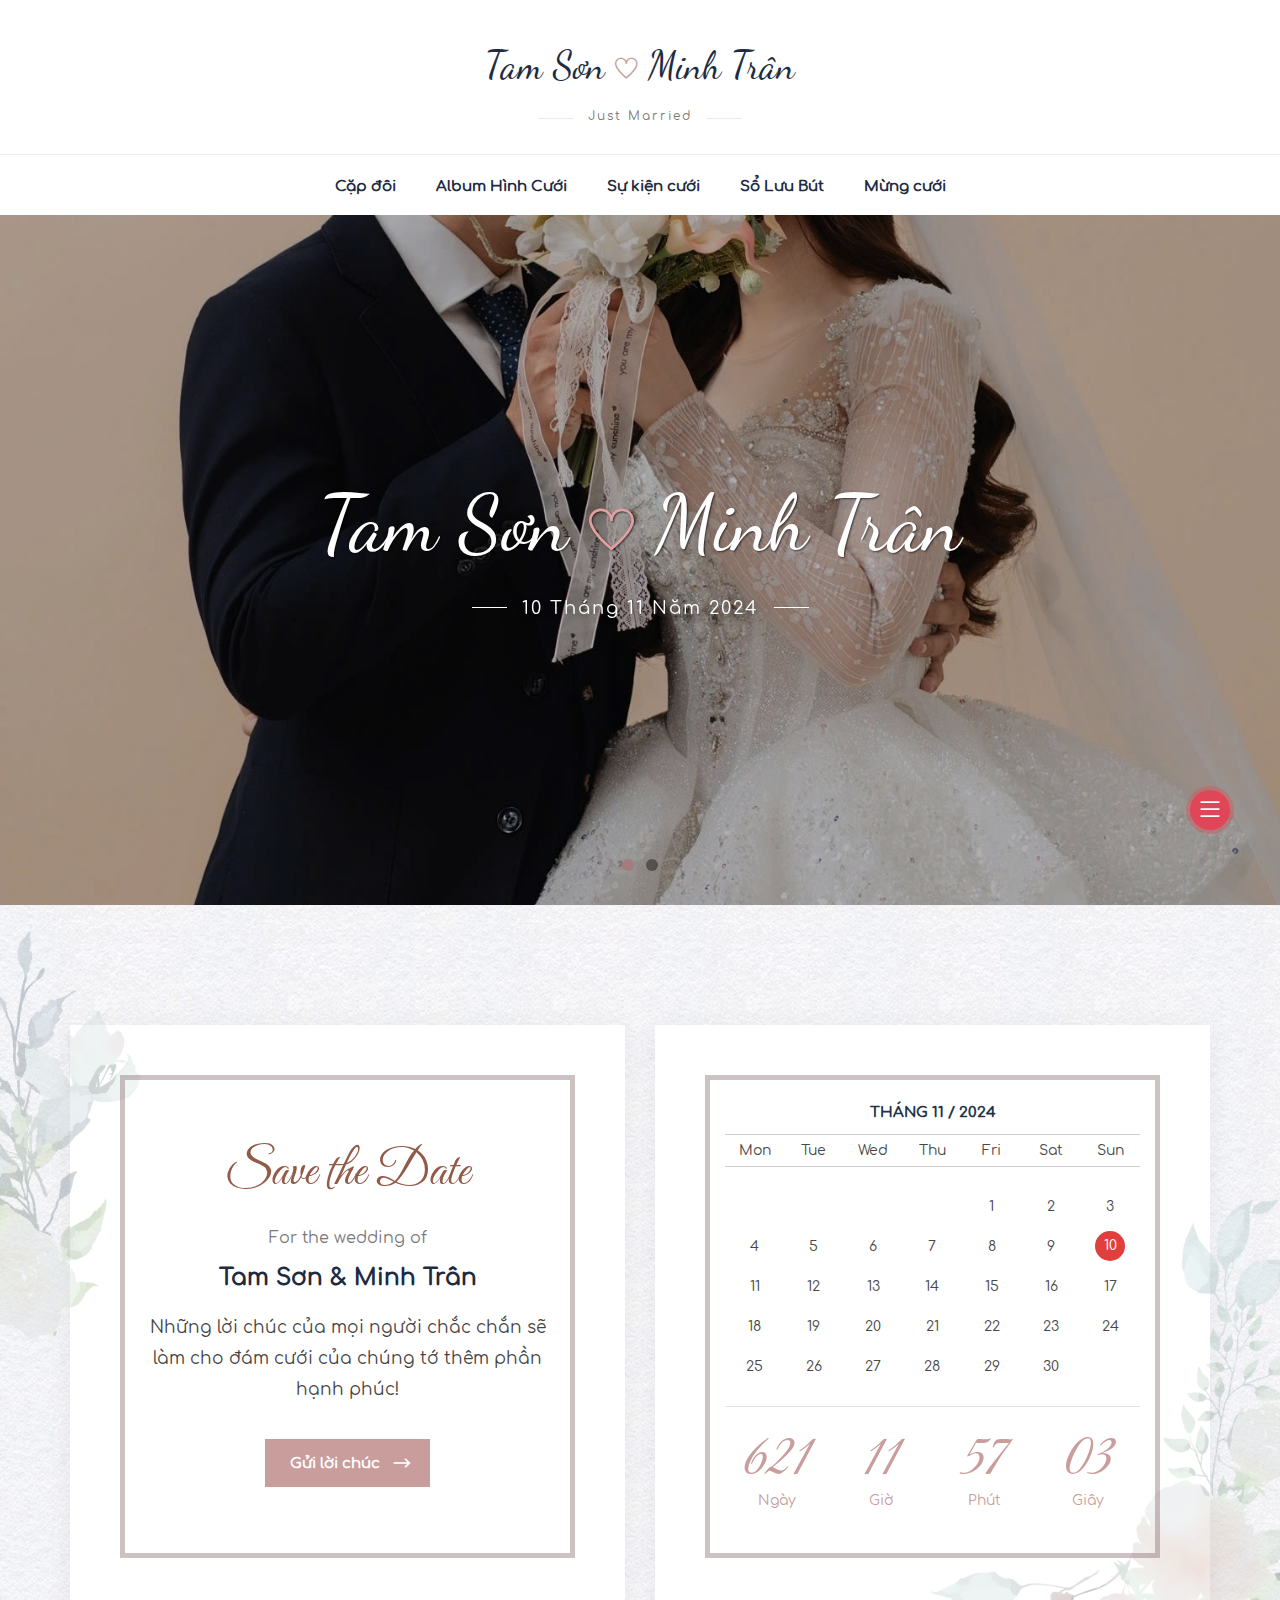
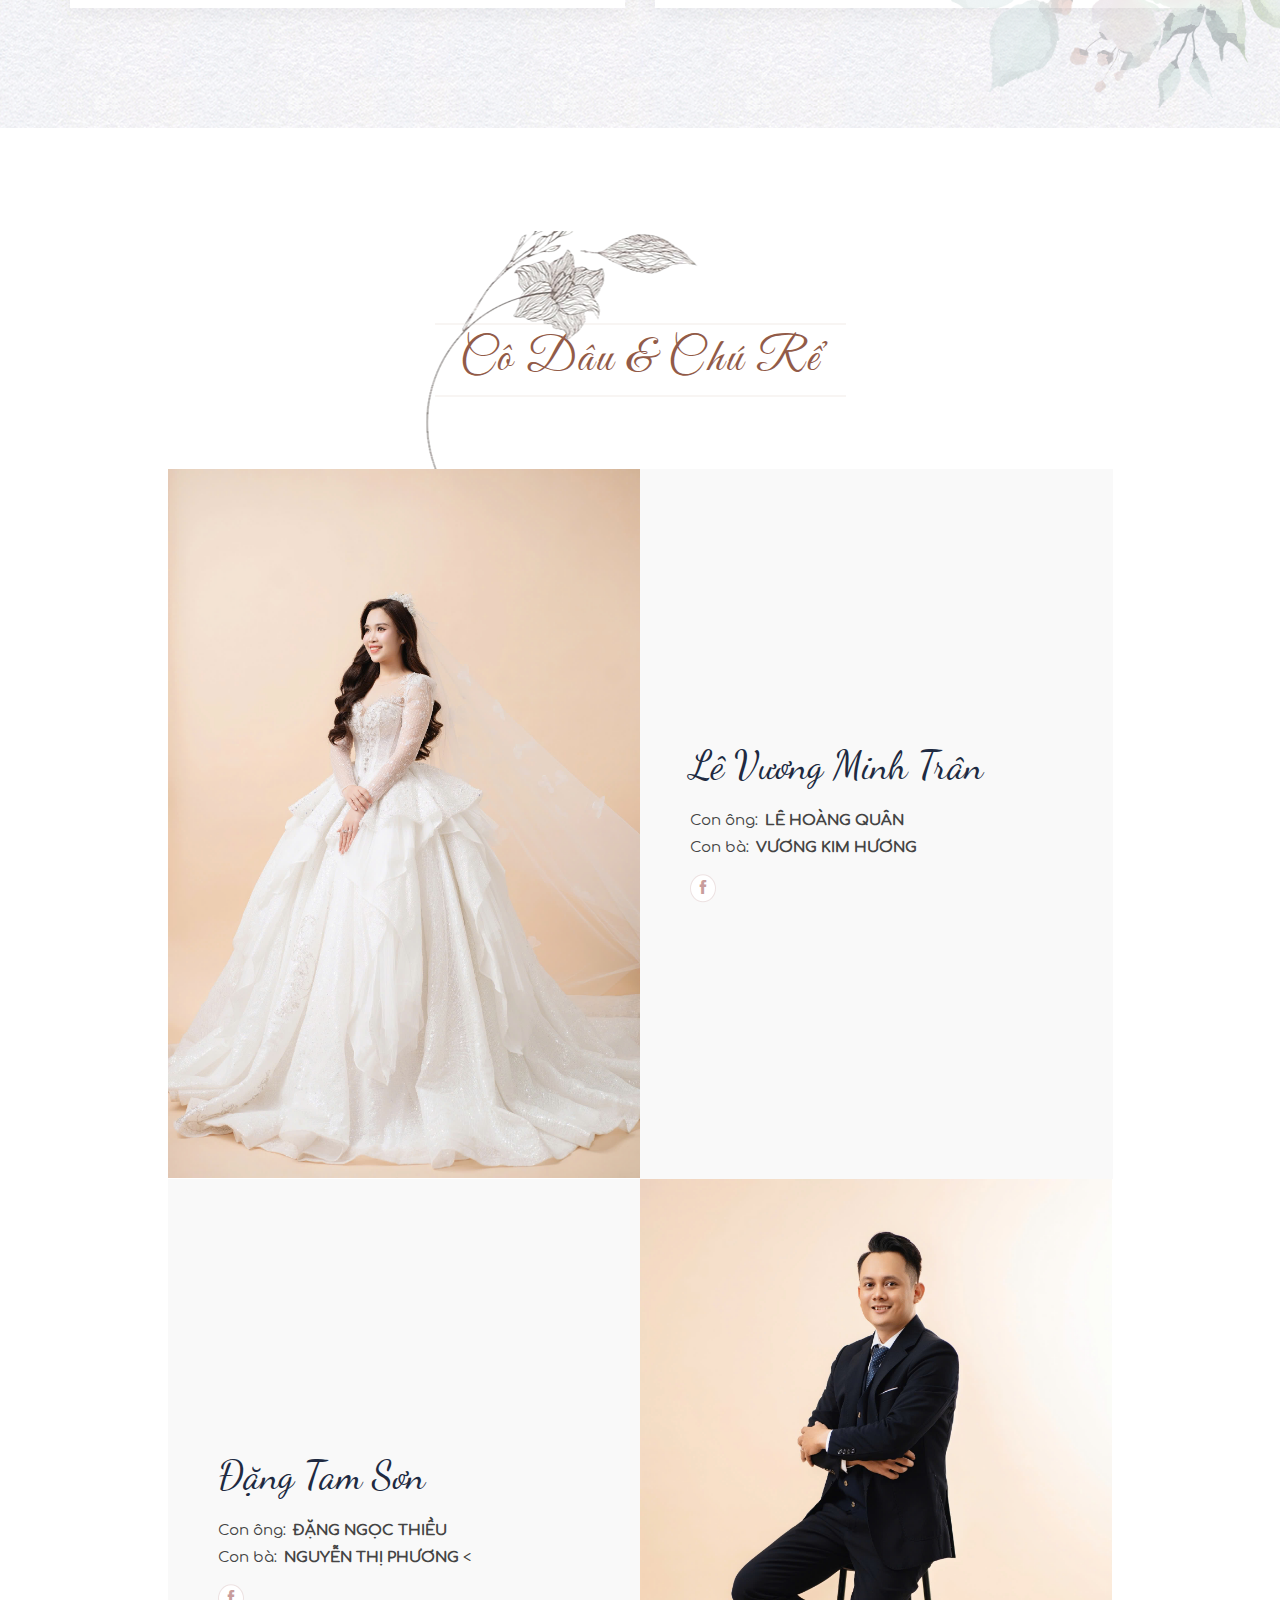
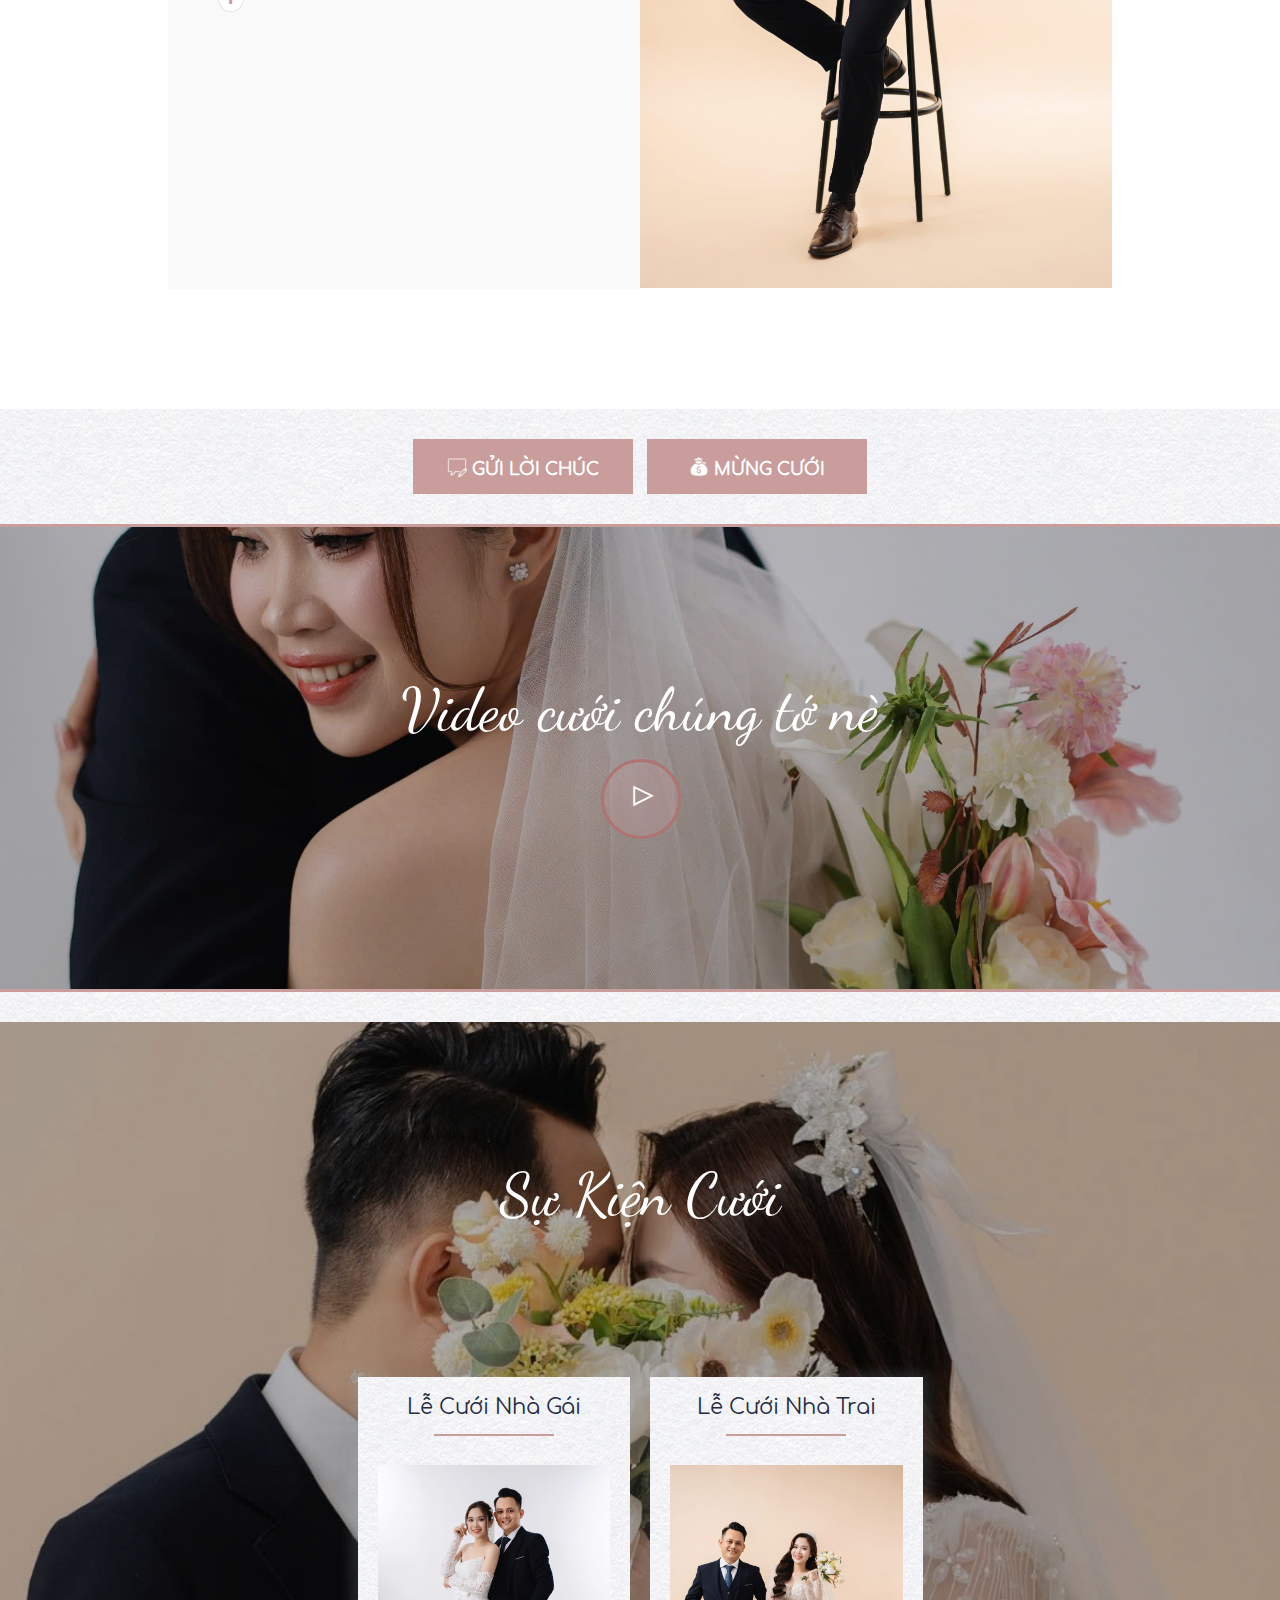
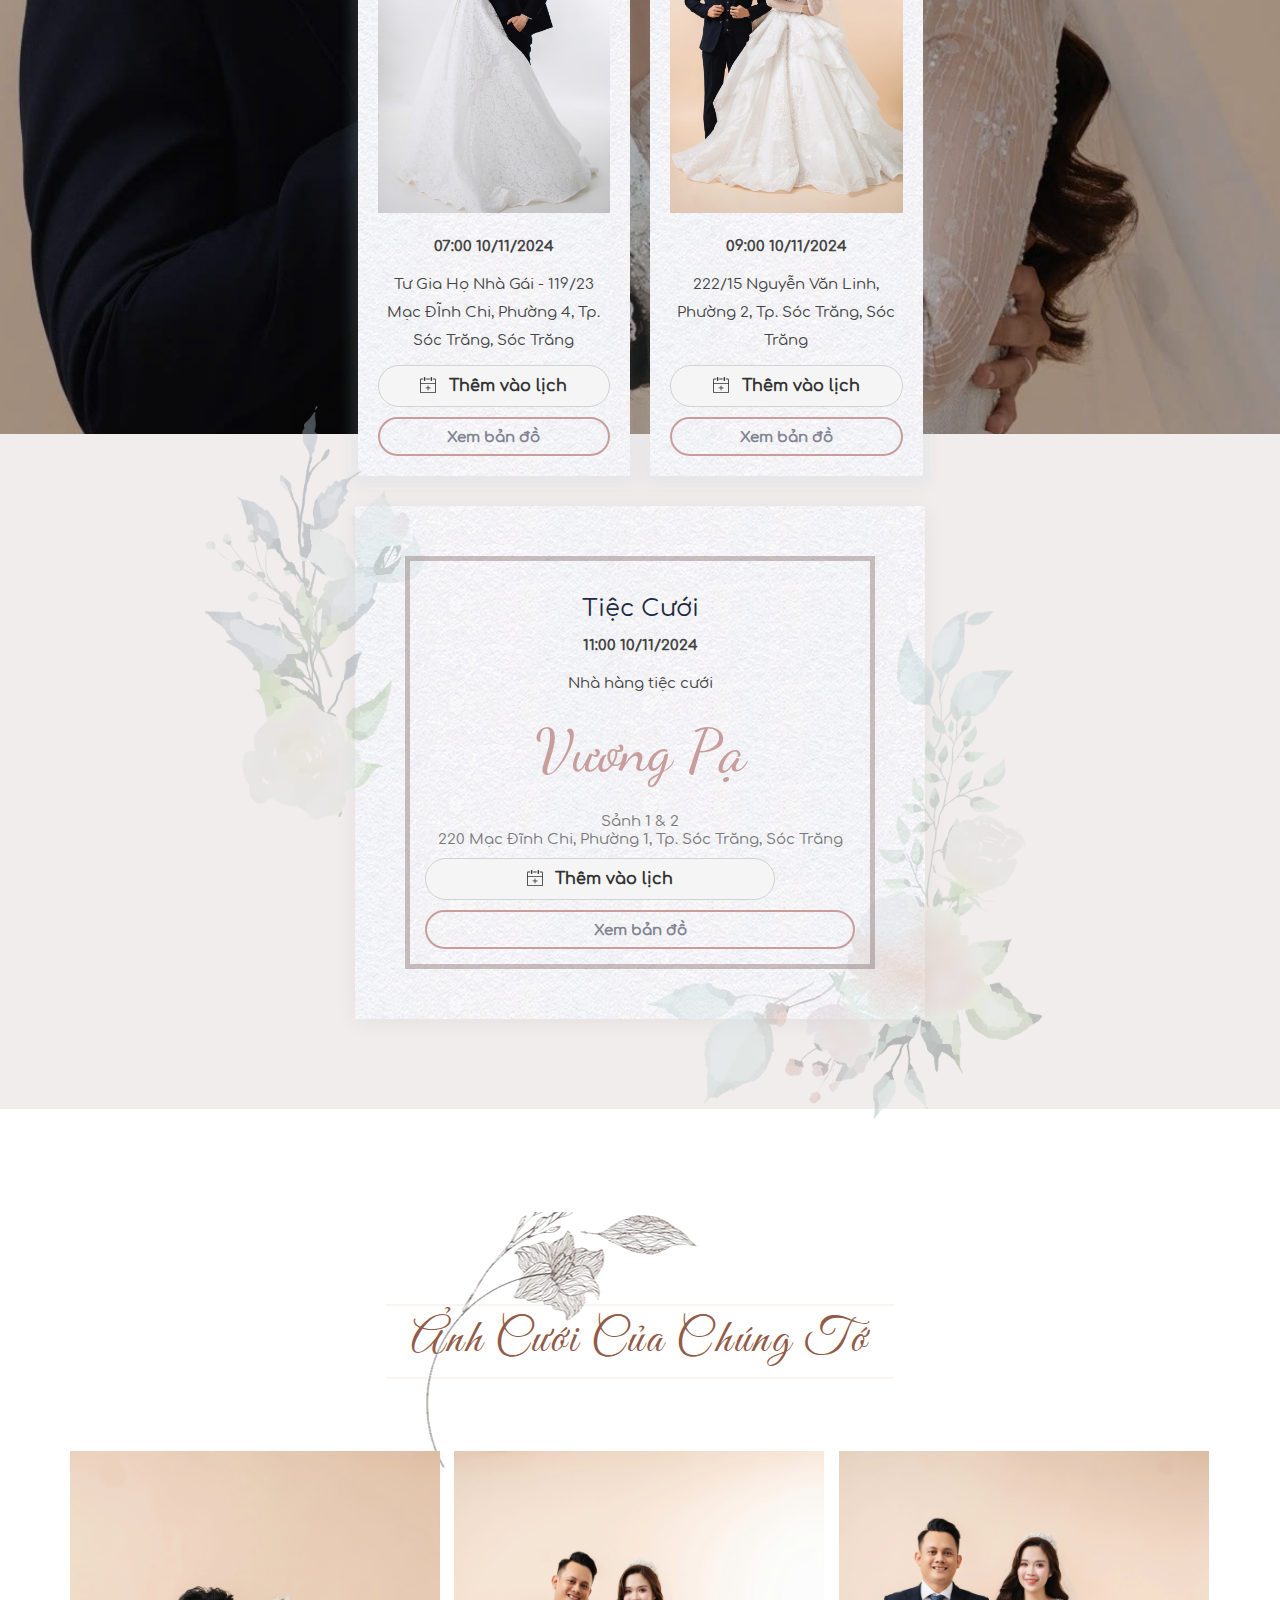
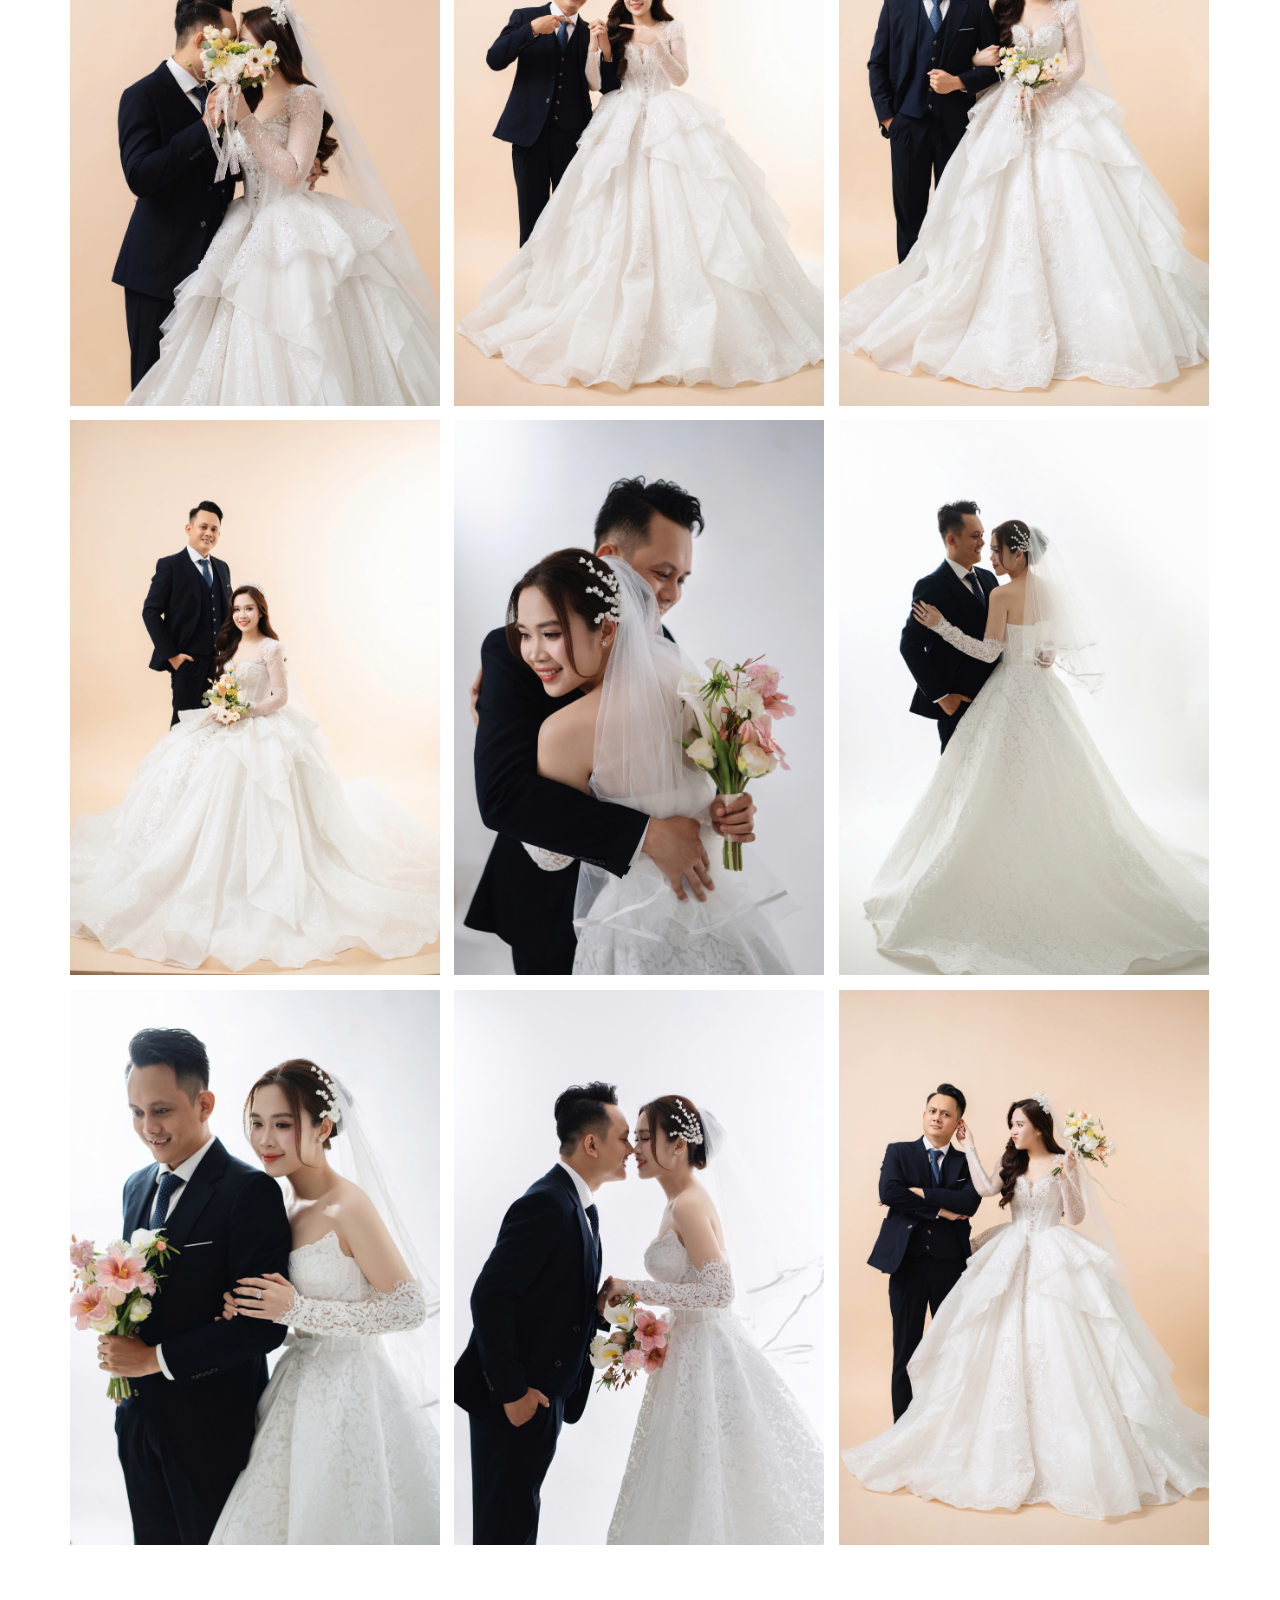
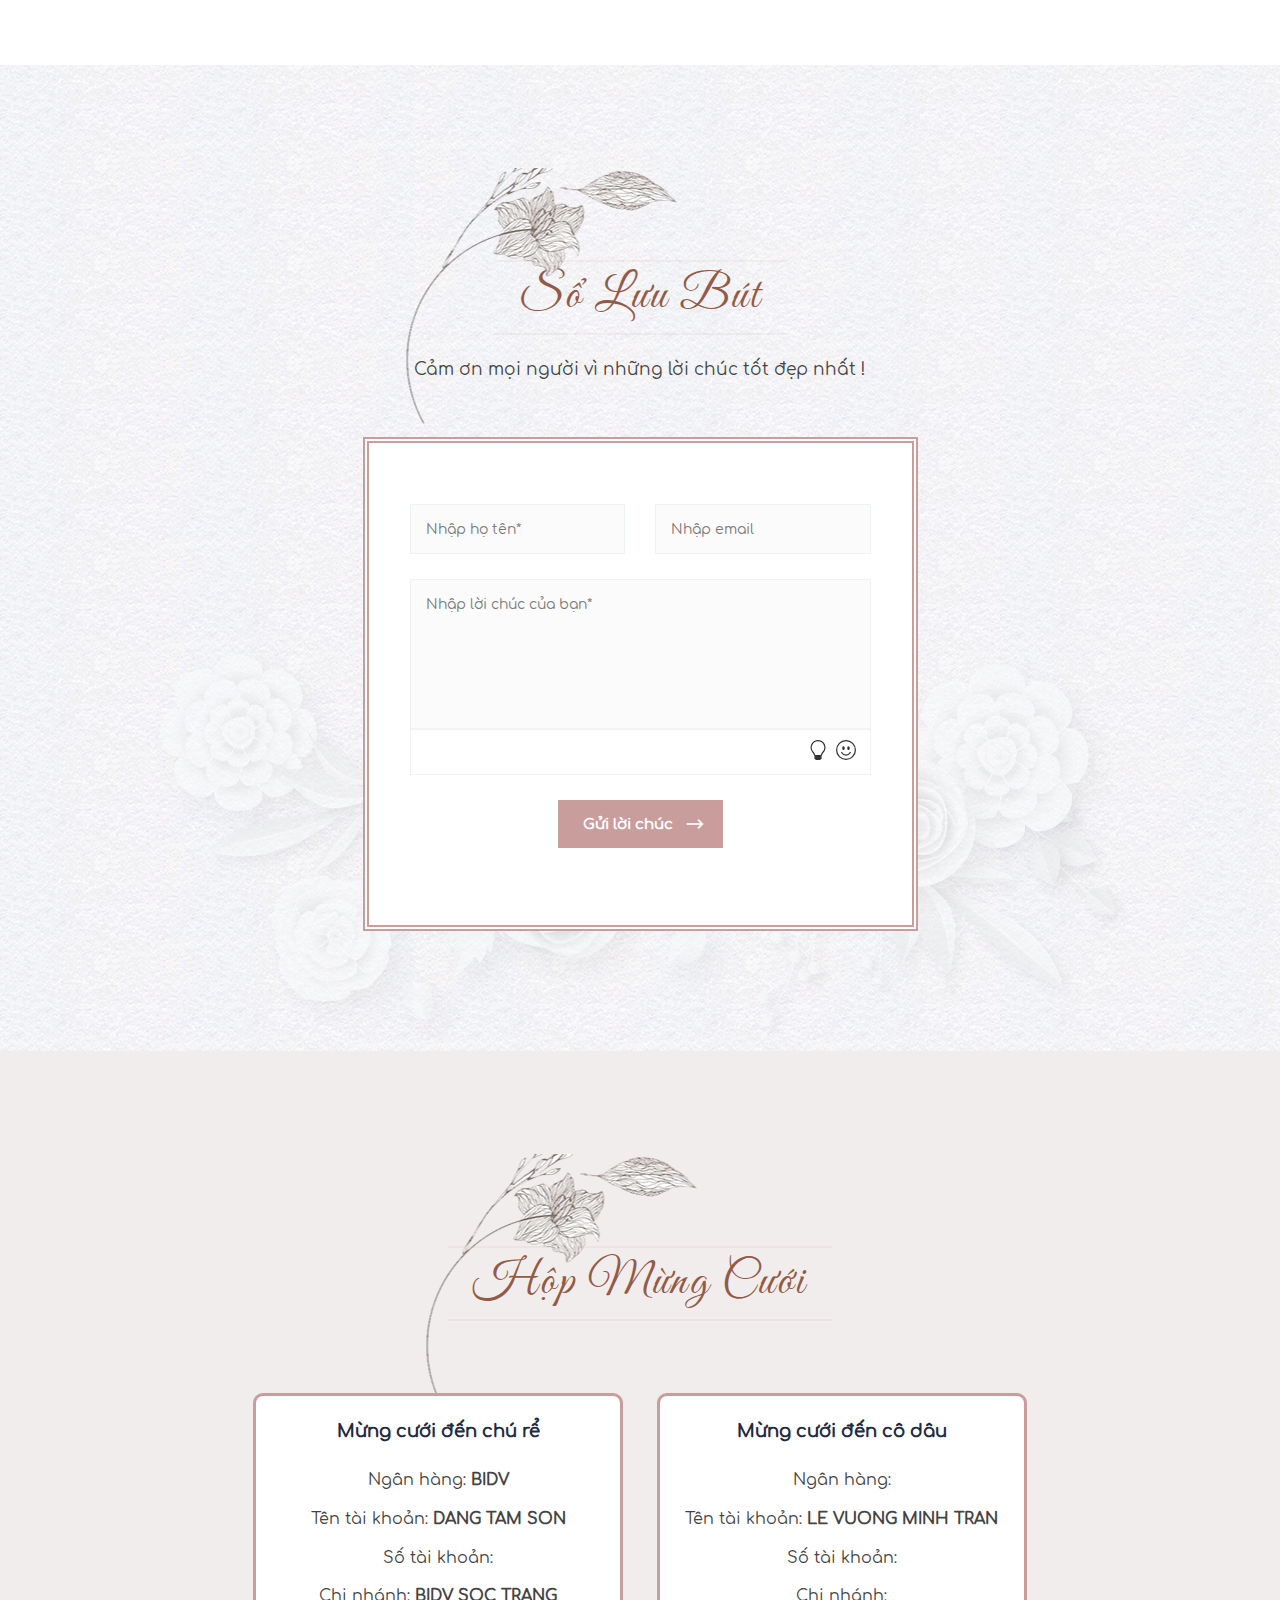
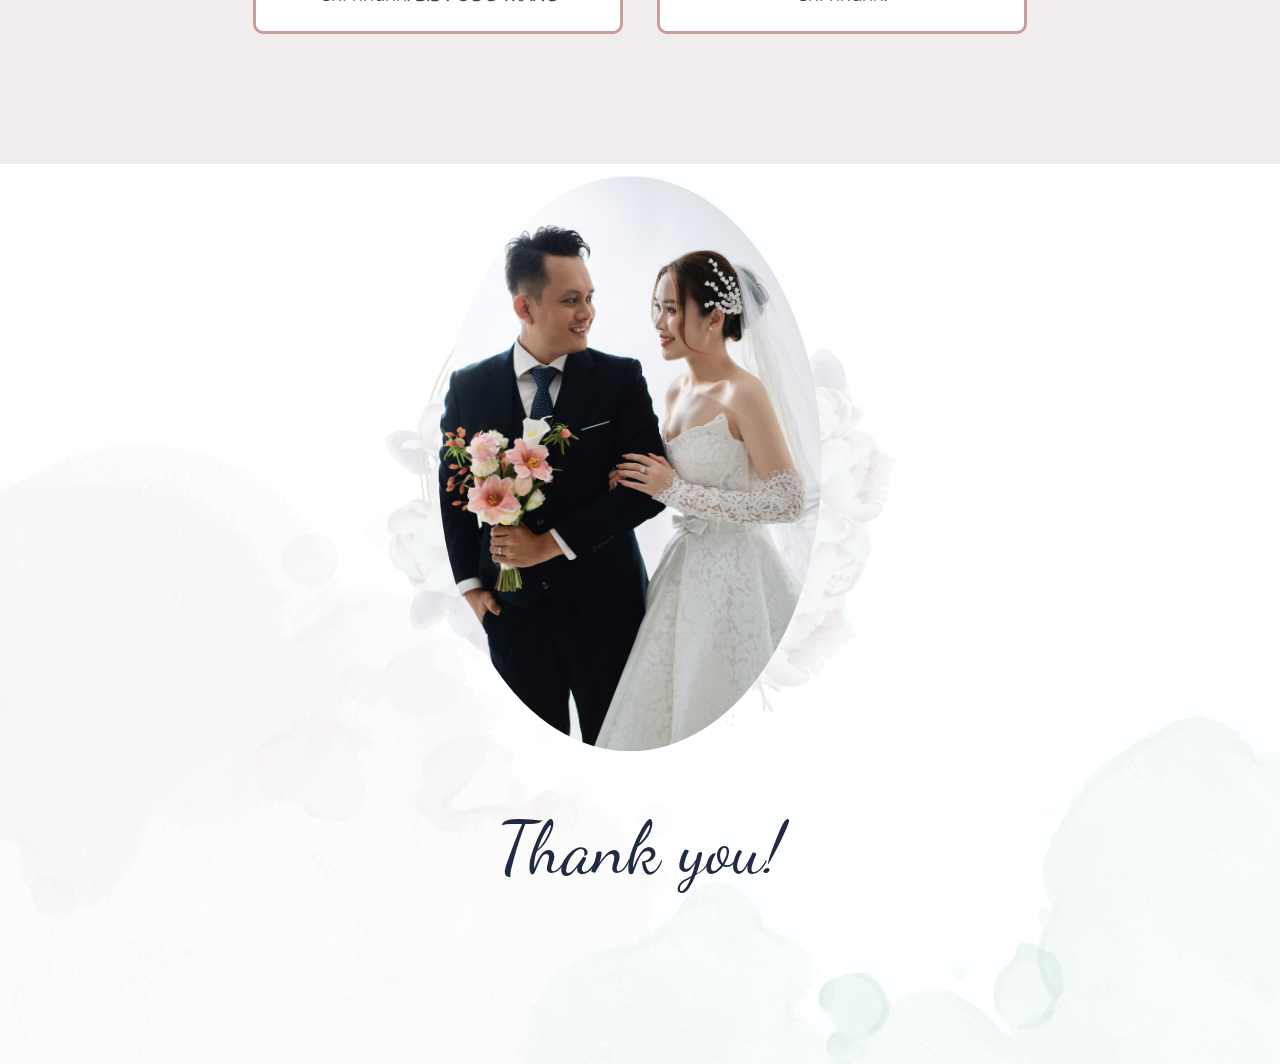
<file: home.html>
<!DOCTYPE html>
<html lang="vi">

<head>
    <meta charset="utf-8">
    <meta http-equiv="X-UA-Compatible" content="IE=edge">
    <meta name="viewport" content="width=device-width, initial-scale=1">
    <title>Tam Sơn &amp; Minh Trân Wedding site!</title>
    <meta name="description"
        content="Tam Sơn &amp; Minh Trân - Our wedding date: 2024-11-10 | Kết hôn giống như có ai đó vĩnh viễn ở trong góc của bạn. Nó cảm thấy vô hạn, không giới hạn">
    <meta name="keywords" content="Wedding, Wedding Sơn Đặng, Wedding Lê Trân, Sơn Đặng, Lê Trân">
    <meta name="format-detection" content="telephone=no">
    <meta property="og:site_name" content="Đặng Tam Sơn &amp; Lê Vương Minh Trân">
    <meta property="og:type" content="website">
    <meta property="og:title" content="Tam Sơn &amp; Minh Trân Wedding site!">
    <meta property="og:url" content="https://nhatkhanhhoanghoai.iwedding.info">
    <meta property="og:description"
        content="Tam Sơn &amp; Minh Trân - Our wedding date: 2024-11-10 | Kết hôn giống như có ai đó vĩnh viễn ở trong góc của bạn. Nó cảm thấy vô hạn, không giới hạn">
    <meta property="og:image" content="sondtweb/images/albums/a54e11980ad3b38deac242.jpg">
    <meta property="og:image:url" content="sondtweb/images/albums/a54e11980ad3b38deac242.jpg">
    <meta property="og:image:secure_url" content="sondtweb/images/albums/a54e11980ad3b38deac242.jpg">
    <link rel="shortcut icon" type="image/x-icon" href="favicon.ico">
    <link href="templates/css/libs.css?v=20240713" rel="stylesheet">
    <link href="common/calendar.css?v=20240713" rel="stylesheet">
    <link href="templates/css/style.css?v=20240713" rel="stylesheet">
    <link href="common/fonts/fonts.css?v=20240713" rel="stylesheet">
    <!-- Global site tag (gtag.js) - Google Analytics -->
    <!-- <script async src="https://www.googletagmanager.com/gtag/js?id=G-K9L0ZFE1PJ"></script> -->
    <!-- <script>window.dataLayer = window.dataLayer || []; function gtag(){dataLayer.push(arguments);} gtag('js', new Date()); gtag('config', 'G-K9L0ZFE1PJ');</script> -->
</head>
<script type="text/javascript">
    var photoGalleries = [];
</script>

<body>
    <div class="page-wrapper flower-fixed-body">
        <div class="preloader">
            <div class="middle">
                <i class="fi flaticon-favorite-heart-button"></i>
                <i class="fi flaticon-favorite-heart-button"></i>
                <i class="fi flaticon-favorite-heart-button"></i>
                <i class="fi flaticon-favorite-heart-button"></i>
            </div>
        </div>
        <header id="header" class="site-header header-style-1">
            <div class="topbar">
                <div class="container">
                    <div class="row">
                        <div class="col col-xs-12">
                            <div class="site-logo">
                                <a href="">
                                    <h1>Tam Sơn <i class="ti-heart"></i> Minh Trân</h1>
                                    <span>Just Married</span>
                                </a>
                            </div>
                        </div>
                    </div>
                </div>
            </div>
            <nav class="navigation navbar navbar-default">
                <div class="container">
                    <div class="navbar-header">
                        <div class="logo">
                            <a href="#home"><span>S</span> <i class="ti-heart"></i> <span>T</span></a>
                        </div>
                        <button type="button" class="open-btn">
                            <span class="sr-only">Toggle navigation</span>
                            <span class="icon-bar"></span>
                            <span class="icon-bar"></span>
                            <span class="icon-bar"></span>
                        </button>
                    </div>
                    <div id="navbar" class="navbar-collapse collapse navigation-holder">
                        <button class="close-navbar"><i class="ti-close"></i></button>
                        <ul class="nav navbar-nav">
                            <li><a href="#couple">Cặp đôi</a></li>

                            <!-- <li><a href="#story">Chuyện tình yêu</a></li> -->

                            <li><a href="#gallery">Album Hình Cưới</a></li>


                            <li><a href="#events">Sự kiện cưới</a></li>

                            <li><a href="#wishes">Sổ Lưu Bút</a></li>

                            <li><a href="#donate">Mừng cưới</a></li>
                        </ul>
                    </div>
                </div>
            </nav>
        </header>

        <section class="hero-slider hero-style-1" id="home">
            <div class="swiper-container">
                <div class="slide-main-text">
                    <div class="container">
                        <div class="slide-title">
                            <h2><span>Tam Sơn</span> <i class="ti-heart"></i> <span>Minh Trân</span></h2>
                        </div>
                        <div class="wedding-date">
                            <span>10 Tháng 11 Năm 2024</span>
                        </div>
                        <div class="clearfix"></div>
                    </div>
                    <!-- <div class="pattern">
                        <span></span>
                        <span></span>
                        <span></span>
                        <span></span>
                        <span></span>
                    </div> -->
                </div>
                <div class="swiper-wrapper">
                    <div class="swiper-slide">
                        <div class="slide-inner slide-bg-image"
                            data-background="sondtweb/images/albums/875e899f92d42b8a72c538-bg1.jpg">
                        </div>
                    </div>
                    <div class="swiper-slide">
                        <div class="slide-inner slide-bg-image"
                            data-background="sondtweb/images/albums/fe0081dd9a9623c87a8746.jpg">
                        </div>
                    </div>
                </div>
                <div class="swiper-pagination"></div>
                <div class="swiper-button-next"></div>
                <div class="swiper-button-prev"></div>
            </div>
        </section>

        <section class="invitation-section section-padding section-bg-img">
            <div class="container">
                <div class="row">
                    <div class="col col-md-6">
                        <div class="invitation-box left">
                            <div class="left-vec"></div>
                            <div class="right-vec"></div>
                            <div class="inner">
                                <h2>Save the Date</h2>
                                <span>For the wedding of</span>
                                <h3>Tam Sơn & Minh Trân</h3>
                                <p>Những lời chúc của mọi người chắc chắn sẽ làm cho đám cưới của chúng tớ thêm phần
                                    hạnh phúc!</p>
                                <a href="#wishes" class="theme-btn">Gửi lời chúc</a>
                            </div>
                        </div>
                    </div>
                    <div class="col col-md-6">
                        <div class="invitation-box calendar-box">
                            <div class="left-vec"></div>
                            <div class="right-vec"></div>
                            <div class="inner">
                                <div class="mini_calendar">
                                    <table>
                                        <caption class="calendar-month"> Tháng 11 / 2024</caption>
                                        <tr>
                                            <th abbr="Monday">Mon</th>
                                            <th abbr="Tuesday">Tue</th>
                                            <th abbr="Wednesday">Wed</th>
                                            <th abbr="Thursday">Thu</th>
                                            <th abbr="Friday">Fri</th>
                                            <th abbr="Saturday">Sat</th>
                                            <th abbr="Sunday">Sun</th>
                                        </tr>
                                        <tr>
                                            <td>&nbsp;</td>
                                            <td>&nbsp;</td>
                                            <td>&nbsp;</td>
                                            <td>&nbsp;</td>
                                            <td>1</td>
                                            <td>2</td>
                                            <td>3</td>
                                        </tr>
                                        <tr>
                                            <td>4</td>
                                            <td>5</td>
                                            <td>6</td>
                                            <td>7</td>
                                            <td>8</td>
                                            <td>9</td>
                                            <td>
                                                <div id="today">10</div>
                                            </td>
                                        </tr>
                                        <tr>
                                            <td>11</td>
                                            <td>12</td>
                                            <td>13</td>
                                            <td>14</td>
                                            <td>15</td>
                                            <td>16</td>
                                            <td>17</td>
                                        </tr>
                                        <tr>
                                            <td>18</td>
                                            <td>19</td>
                                            <td>20</td>
                                            <td>21</td>
                                            <td>22</td>
                                            <td>23</td>
                                            <td>24</td>
                                        </tr>
                                        <tr>
                                            <td>25</td>
                                            <td>26</td>
                                            <td>27</td>
                                            <td>28</td>
                                            <td>29</td>
                                            <td>30</td>
                                            <td>&nbsp;</td>
                                        </tr>
                                    </table>
                                </div>

                            </div>
                            <div class="count-down-clock">
                                <div id="clock" data-date="2024-11-10" data-text-day="Ngày" data-text-hour="Giờ"
                                    data-text-minute="Phút" data-text-second="Giây"></div>
                            </div>
                        </div>
                    </div>
                </div>
            </div>
        </section>

        <section class="couple-section section-padding" id="couple">
            <div class="container">
                <div class="row">
                    <div class="col col-md-8 col-md-offset-2 col-sm-10 col-sm-offset-1">
                        <div class="section-title">
                            <h2>Cô dâu &amp; Chú rể</h2>
                            <p></p>
                        </div>
                    </div>
                </div>
                <div class="row">
                    <div class="col col-lg-10 col-lg-offset-1">
                        <div class="couple-area">
                            <div class="couple-row clearfix">
                                <div class="img-holder">
                                    <img src="sondtweb/images/albums/3e0074f96fb2d6ec8fa335.jpg" alt>
                                </div>
                                <div class="details">
                                    <div class="inner">
                                        <h2>Lê Vương Minh Trân</h2>
                                        <div class="parent-infos">
                                            <div class="parent-info"><span class="parent-title">Con ông:</span>
                                                <span class="parent-name">Lê Hoàng Quân</span>
                                            </div>
                                            <div class="parent-info"><span class="parent-title">Con bà:</span>
                                                <span class="parent-name">Vương Kim Hương</span>
                                            </div>
                                        </div>
                                        <!-- <p>Cô nàng dược sĩ.</p> -->
                                        <ul class="social-links">
                                            <li><a href="" target="_blank"><i class="ti-facebook"></i></a></li>
                                        </ul>
                                    </div>
                                </div>
                            </div>
                            <div class="couple-row last-row clearfix">
                                <div class="details">
                                    <div class="inner">
                                        <h2>Đặng Tam Sơn</h2>
                                        <!--Parent info-->
                                        <div class="parent-infos">
                                            <div class="parent-info"><span class="parent-title">Con ông:</span>
                                                <span class="parent-name">Đặng Ngọc Thiều</span>
                                            </div>
                                            <div class="parent-info"><span class="parent-title">Con bà:</span>
                                                <span class="parent-name">Nguyễn Thị Phương</span>
                                                < </div>
                                            </div>
                                            <!-- <p>Anh chàng kỹ sư</p> -->
                                            <ul class="social-links">
                                                <li><a href="" target="_blank"><i class="ti-facebook"></i></a></li>
                                            </ul>
                                        </div>
                                    </div>
                                    <div class="img-holder">
                                        <img src="sondtweb/images/albums/e778138408cfb191e8de32.jpg" alt>
                                    </div>
                                </div>
                            </div>
                        </div>
                    </div>
                </div>
        </section>

        <section class="section-accessibilities section-bg-img">
            <div class="container">
                <div class="row button-accessibilities">
                    <div class="col col-lg-12">
                        <div class="text-center btn-container">
                            <a href="#wishes" class="accessibility-btn theme-btn">
                                <span class="content-button">
                                    <img class="access-section-icon" src="sondtweb/images/static/common/wishes.png"
                                        alt="access-btn"> Gửi lời chúc
                                </span>
                            </a>
                            <!-- <a href="rsvp" target="_blank" class="accessibility-btn theme-btn">
                                <span class="content-button">
                                    <img class="access-section-icon" src="sondtweb/images/static/common/rsvp4.png"
                                        alt="access-btn">Xác nhận tham dự
                                </span>
                            </a> -->
                            <a href="#donate" class="accessibility-btn theme-btn">
                                <span class="content-button">
                                    <img class="access-section-icon" src="sondtweb/images/static/common/money_bag.png"
                                        alt="access-btn"> Mừng cưới
                                </span>
                            </a>
                        </div>
                    </div>
                </div>
            </div>
        </section>

        <section class="video-section event-section section-padding p-t-0 p-b-0" id="video">
            <div class="top-area"
                style="background: url(sondtweb/images/albums/1a84a357b81c0142580d44.jpg) center center/cover no-repeat local;">
                <h2>Video cưới chúng tớ nè</h2>
                <p></p>
                <div class="video-btn"><a href="" class="video-play-btn" data-type="iframe"><i
                            class="ti-control-play"></i></a></div>
            </div>
        </section>

        <section class="section-accessibilities section-bg-img">
            <div class="container">
                <div class="row button-accessibilities">
                    <div class="col col-lg-12">
                        <div class="text-center btn-container">
                        </div>
                    </div>
                </div>
            </div>
        </section>

        <section class="event-section section-padding p-t-0 section-bg-color" id="events">
            <div class="top-area"
                style="background: url(sondtweb/images/albums/875e899f92d42b8a72c538-bg2.jpg) center center/cover no-repeat local;">
                <h2>Sự Kiện Cưới</h2>
                <p class=""></p>
            </div>
            <div class="container">
                <div class="row">
                    <div class="col col-xs-12">
                        <div class="event-grids clearfix">
                            <div class="grid section-bg-img">
                                <h3>Lễ Cưới Nhà Gái</h3>
                                <div class="image-wrap">
                                    <img src="sondtweb/images/albums/2ec245125e59e707be4843.jpg" alt="">
                                </div>
                                <p><strong>07:00 10/11/2024</strong></p>
                                <p>
                                    <span>Tư Gia Họ Nhà Gái - </span>
                                    119/23 Mạc ĐĨnh Chi, Phường 4, Tp. Sóc Trăng, Sóc Trăng
                                </p>

                                <div class="calendar-button">
                                    <div class="atcb" style="display:none;">
                                        {
                                        "name":"Lễ Cưới Nhà Gái (Đám cưới Tam Sơn và Minh Trân)",
                                        "description":"Cảm ơn bạn đã dành thời gian tham dự đám cưới của chúng tôi!.
                                        Thông tin chi tiết xem tại
                                        website:<br>[url]https://nhatkhanhhoanghoai.iwedding.info[/url]",
                                        "startDate":"2024-11-10",
                                        "endDate":"2024-11-10",
                                        "startTime":"07:00",
                                        "endTime":"09:00",
                                        "location":"119/23 Mạc ĐĨnh Chi, Phường 4, Tp. Sóc Trăng, Sóc Trăng",
                                        "options":["Apple","Google","iCal","Microsoft365","MicrosoftTeams","Outlook.com","Yahoo"],
                                        "timeZone":"Asia/Ho_Chi_Minh",
                                        "iCalFileName":"Reminder-Event",
                                        "listStyle":"modal",
                                        "label":"Thêm vào lịch",
                                        "trigger":"click"
                                        }
                                    </div>
                                </div>
                                <a class="see-location-btn" href="https://maps.app.goo.gl/Tomadgcjt2Ss4igFA"
                                    target="_blank">Xem bản đồ</a>
                            </div>
                            <div class="grid section-bg-img">
                                <h3>Lễ Cưới Nhà Trai</h3>
                                <div class="image-wrap">
                                    <img src="sondtweb/images/albums/8897055f1e14a74afe0540.jpg" alt="">
                                </div>
                                <p><strong>09:00 10/11/2024</strong></p>
                                <p>
                                    <span> </span>
                                    222/15 Nguyễn Văn Linh, Phường 2, Tp. Sóc Trăng, Sóc Trăng
                                </p>
                                <div class="calendar-button">
                                    <div class="atcb" style="display:none;">
                                        {
                                        "name":"Lễ Cưới Nhà Trai (Đám cưới Tam Sơn và Minh Trân)",
                                        "description":"Cảm ơn bạn đã dành thời gian tham dự đám cưới của chúng tôi!.
                                        Thông tin chi tiết xem tại
                                        website:<br>[url]https://nhatkhanhhoanghoai.iwedding.info[/url]",
                                        "startDate":"2024-11-10",
                                        "endDate":"2024-11-10",
                                        "startTime":"09:00",
                                        "endTime":"10:00",
                                        "location":"222/15 Nguyễn Văn Linh, Phường 2, Tp. Sóc Trăng, Sóc Trăng",
                                        "options":["Apple","Google","iCal","Microsoft365","MicrosoftTeams","Outlook.com","Yahoo"],
                                        "timeZone":"Asia/Ho_Chi_Minh",
                                        "iCalFileName":"Reminder-Event",
                                        "listStyle":"modal",
                                        "label":"Thêm vào lịch",
                                        "trigger":"click"
                                        }
                                    </div>
                                </div>
                                <a class="see-location-btn" href="https://maps.app.goo.gl/ddek6R6zZm2hM2MG8"
                                    target="_blank">Xem bản đồ</a>
                            </div>
                        </div>
                        <div style="display: flex; flex-wrap: wrap; justify-content: center;">
                            <div class="col col-md-6 event-box left section-bg-img">
                                <div class="left-vec"></div>
                                <div class="right-vec"></div>
                                <div class="inner" style="text-align: center;">
                                    <h3>Tiệc Cưới</h3>
                                    <p><strong>11:00 10/11/2024</strong></p>
                                    <p>
                                        <span>Nhà hàng tiệc cưới <h2 style="color: #c89d9c;">Vương Pạ</h2>
                                        </span><br>
                                        <span>Sảnh 1 &amp; 2 </span><br>
                                        220 Mạc Đĩnh Chi, Phường 1, Tp. Sóc Trăng, Sóc Trăng
                                    </p>
                                    <div style="justify-content: center;">
                                        <div class="calendar-button">
                                            <div class="atcb" style="display:none;">
                                                {
                                                "name":"Tiệc cưới (Đám cưới Tam Sơn và Minh Trân)",
                                                "description":"Cảm ơn bạn đã dành thời gian tham dự đám cưới của
                                                chúng tôi!.
                                                Thông tin chi tiết xem tại
                                                website:<br>[url]https://nhatkhanhhoanghoai.iwedding.info[/url]",
                                                "startDate":"2024-11-10",
                                                "endDate":"2024-11-10",
                                                "startTime":"11:00",
                                                "endTime":"14:00",
                                                "location":"220 Mạc Đĩnh Chi, Phường 1, Tp. Sóc Trăng, Sóc Trăng",
                                                "options":["Apple","Google","iCal","Microsoft365","MicrosoftTeams","Outlook.com","Yahoo"],
                                                "timeZone":"Asia/Ho_Chi_Minh",
                                                "iCalFileName":"Reminder-Event",
                                                "listStyle":"modal",
                                                "label":"Thêm vào lịch",
                                                "trigger":"click"
                                                }
                                            </div>
                                        </div>
                                    </div>
                                    <a class="see-location-btn" href="https://maps.app.goo.gl/MxmdgzJPagXzKpYw6"
                                        target="_blank" style="position: relative;">Xem bản đồ</a>
                                </div>
                            </div>
                        </div>
                    </div>
                </div>
            </div>
        </section>

        <!-- <section class="section section-padding" id="">
            <div class="container">
                <div class="row">
                    <div class="col col-md-8 col-md-offset-2 col-sm-10 col-sm-offset-1">
                        <div class="section-title">
                            <h2>Chuyện tình yêu của chúng tớ</h2>
                            <p>Kể từ giây phút đó, ta hứa sẽ già cùng nhau...</p>
                        </div>
                    </div>
                </div>
                <div class="row">
                    <div class="col">
                        <div class="story-block">
                            <ul>
                                <li>
                                    <div class="details">
                                        <h3>Các cậu tin vào tình yêu sét đánh không ?</h3>
                                        <span class="date">Tháng 3 năm 2018</span>
                                        <p>Vào 1 buổi sáng đẹp trời của tháng 3 năm 2018, có 2 bạn trẻ không quen nhau,
                                            được ghép cặp để chơi trò 2 người 3 chân. Chỉ đơn thuần là ghép cặp như
                                            những trò chơi ngoài trời khác mà 2 bạn trẻ năng động đã từng tham gia,
                                            nhưng ai mà ngờ được, 2 bạn trẻ đó đã trúng tiếng sét ái tình, đến nay cũng
                                            đã gần 7 năm bên nhau, quyết định về chung nhà với nhau vào tháng 11 năm
                                            2024.</p>
                                    </div>
                                    <div class="img-holder">
                                        <img src="sondtweb/images/albums/670393c39f0f02be1d03454b/1e4ebb90b41835ff90ea1313c5830687.jpeg"
                                            alt>
                                    </div>
                                </li>
                            </ul>
                        </div>
                    </div>
                </div>
            </div>
        </section> -->

        <section class="gallery-section section-padding" id="gallery">
            <div class="container">
                <div class="row">
                    <div class="col col-md-8 col-md-offset-2 col-sm-10 col-sm-offset-1">
                        <div class="section-title">
                            <h2>Ảnh cưới của chúng tớ</h2>
                            <p></p>
                        </div>
                    </div>
                </div>

                <div class="row">
                    <div class="col col-xs-12">
                        <div class="gallery-container gallery-fancybox masonry-gallery">
                            <!-- 1 -->
                            <script type="text/javascript">
                                photoGalleries.push({
                                    src: "sondtweb/images/albums/875e899f92d42b8a72c538.jpg",
                                    thumb: "sondtweb/images/albums/875e899f92d42b8a72c538.jpg",
                                    subHtml: `<div class="lg-sub-html"><h4></h4></div>`
                                });
                            </script>
                            <div class="grid grid-item btn-see-more-gallery" data-index="0">
                                <a href="javascript:void(0)">
                                    <img src="sondtweb/images/albums/875e899f92d42b8a72c538.jpg" alt
                                        class="img img-responsive">
                                </a>
                            </div>

                            <!-- 2 -->
                            <script type="text/javascript">
                                photoGalleries.push({
                                    src: "sondtweb/images/albums/34be0f781433ad6df42237.jpg",
                                    thumb: "sondtweb/images/albums/34be0f781433ad6df42237.jpg",
                                    subHtml: `<div class="lg-sub-html"><h4></h4></div>`
                                });
                            </script>
                            <div class="grid grid-item btn-see-more-gallery" data-index="1">
                                <a href="javascript:void(0)">
                                    <img src="sondtweb/images/albums/34be0f781433ad6df42237.jpg" alt
                                        class="img img-responsive">
                                </a>
                            </div>

                            <!-- 3 -->
                            <script type="text/javascript">
                                photoGalleries.push({
                                    src: "sondtweb/images/albums/a54e11980ad3b38deac242.jpg",
                                    thumb: "sondtweb/images/albums/a54e11980ad3b38deac242.jpg",
                                    subHtml: `<div class="lg-sub-html"><h4></h4></div>`
                                });
                            </script>
                            <div class="grid grid-item btn-see-more-gallery" data-index="2">
                                <a href="javascript:void(0)">
                                    <img src="sondtweb/images/albums/a54e11980ad3b38deac242.jpg" alt
                                        class="img img-responsive">
                                </a>
                            </div>

                            <!-- 4 -->
                            <script type="text/javascript">
                                photoGalleries.push({
                                    src: "sondtweb/images/albums/8486f57bee30576e0e2133.jpg",
                                    thumb: "sondtweb/images/albums/8486f57bee30576e0e2133.jpg",
                                    subHtml: `<div class="lg-sub-html"><h4></h4></div>`
                                });
                            </script>
                            <div class="grid grid-item btn-see-more-gallery" data-index="3">
                                <a href="javascript:void(0)">
                                    <img src="sondtweb/images/albums/8486f57bee30576e0e2133.jpg" alt
                                        class="img img-responsive">
                                </a>
                            </div>

                            <!-- 5 -->
                            <script type="text/javascript">
                                photoGalleries.push({
                                    src: "sondtweb/images/albums/1a84a357b81c0142580d44.jpg",
                                    thumb: "sondtweb/images/albums/1a84a357b81c0142580d44.jpg",
                                    subHtml: `<div class="lg-sub-html"><h4></h4></div>`
                                });
                            </script>
                            <div class="grid grid-item btn-see-more-gallery" data-index="4">
                                <a href="javascript:void(0)">
                                    <img src="sondtweb/images/albums/1a84a357b81c0142580d44.jpg" alt
                                        class="img img-responsive">
                                </a>
                            </div>

                            <!-- 6 -->
                            <script type="text/javascript">
                                photoGalleries.push({
                                    src: "sondtweb/images/albums/58ca75276e6cd7328e7d25.jpg",
                                    thumb: "sondtweb/images/albums/58ca75276e6cd7328e7d25.jpg",
                                    subHtml: `<div class="lg-sub-html"><h4></h4></div>`
                                });
                            </script>
                            <div class="grid grid-item btn-see-more-gallery" data-index="5">
                                <a href="javascript:void(0)">
                                    <img src="sondtweb/images/albums/58ca75276e6cd7328e7d25.jpg" alt
                                        class="img img-responsive">
                                </a>
                            </div>

                            <!-- 7 -->
                            <script type="text/javascript">
                                photoGalleries.push({
                                    src: "sondtweb/images/albums/41272fce34858ddbd49427.jpg",
                                    thumb: "sondtweb/images/albums/41272fce34858ddbd49427.jpg",
                                    subHtml: `<div class="lg-sub-html"><h4></h4></div>`
                                });
                            </script>
                            <div class="grid grid-item btn-see-more-gallery" data-index="6">
                                <a href="javascript:void(0)">
                                    <img src="sondtweb/images/albums/41272fce34858ddbd49427.jpg" alt
                                        class="img img-responsive">
                                </a>
                            </div>

                            <!-- 8 -->
                            <script type="text/javascript">
                                photoGalleries.push({
                                    src: "sondtweb/images/albums/30530f8f14c4ad9af4d545.jpg",
                                    thumb: "sondtweb/images/albums/30530f8f14c4ad9af4d545.jpg",
                                    subHtml: `<div class="lg-sub-html"><h4></h4></div>`
                                });
                            </script>
                            <div class="grid grid-item btn-see-more-gallery" data-index="7">
                                <a href="javascript:void(0)">
                                    <img src="sondtweb/images/albums/30530f8f14c4ad9af4d545.jpg" alt
                                        class="img img-responsive">
                                </a>
                            </div>

                            <!-- 9 -->
                            <script type="text/javascript">
                                photoGalleries.push({
                                    src: "sondtweb/images/albums/0c499d8a86c13f9f66d039.jpg",
                                    thumb: "sondtweb/images/albums/0c499d8a86c13f9f66d039.jpg",
                                    subHtml: `<div class="lg-sub-html"><h4></h4></div>`
                                });
                            </script>
                            <div class="grid grid-item btn-see-more-gallery" data-index="7">
                                <a href="javascript:void(0)">
                                    <img src="sondtweb/images/albums/0c499d8a86c13f9f66d039.jpg" alt
                                        class="img img-responsive">
                                </a>
                            </div>
                        </div>
                    </div>
                </div>

            </div>
        </section>


        <section class="contact-section section-padding section-bg-img" id="wishes">
            <div class="container">
                <div class="row">
                    <div class="col col-sm-12">
                        <div class="section-title">
                            <h2>Sổ Lưu Bút</h2>
                            <p>Cảm ơn mọi người vì những lời chúc tốt đẹp nhất !</p>
                        </div>
                    </div>
                </div>
                <div class="row" style="display: flex;justify-content: center;flex-wrap: wrap;">
                    <div class="col col-lg-6 col-md-6">
                        <div class="contact-form">
                            <form id="wish-form" class="form validate-rsvp-form row" method="post">
                                <div class="col col-sm-6">
                                    <input type="text" name="name" class="form-control" placeholder="Nhập họ tên*">
                                </div>
                                <div class="col col-sm-6">
                                    <input type="email" name="email" class="form-control" placeholder="Nhập email">
                                </div>
                                <div class="col col-sm-12">
                                    <div class="textarea-emoji-picker">
                                        <div class="vitualTextarea">
                                            <textarea id="content" class="form-control" name="content"
                                                placeholder="Nhập lời chúc của bạn*"></textarea>
                                            <div class="textAreaIcons">
                                                <span class="show-autocomplete tooltip-custom" data-toggle="tooltip"
                                                    data-placement="top" title="Lời chúc gợi ý">
                                                    <svg xmlns="http://www.w3.org/2000/svg" width="20" height="20"
                                                        fill="currentColor" class="bi bi-lightbulb" viewBox="0 0 16 16">
                                                        <path
                                                            d="M2 6a6 6 0 1 1 10.174 4.31c-.203.196-.359.4-.453.619l-.762 1.769A.5.5 0 0 1 10.5 13a.5.5 0 0 1 0 1 .5.5 0 0 1 0 1l-.224.447a1 1 0 0 1-.894.553H6.618a1 1 0 0 1-.894-.553L5.5 15a.5.5 0 0 1 0-1 .5.5 0 0 1 0-1 .5.5 0 0 1-.46-.302l-.761-1.77a2 2 0 0 0-.453-.618A5.98 5.98 0 0 1 2 6m6-5a5 5 0 0 0-3.479 8.592c.263.254.514.564.676.941L5.83 12h4.342l.632-1.467c.162-.377.413-.687.676-.941A5 5 0 0 0 8 1">
                                                    </svg>
                                                </span>
                                                <span class="hide-autocomplete tooltip-custom" style="display: none;">
                                                    <svg xmlns="http://www.w3.org/2000/svg" width="20" height="20"
                                                        fill="currentColor" class="bi bi-lightbulb-off"
                                                        viewBox="0 0 16 16">
                                                        <path fill-rule="evenodd"
                                                            d="M2.23 4.35A6 6 0 0 0 2 6c0 1.691.7 3.22 1.826 4.31.203.196.359.4.453.619l.762 1.769A.5.5 0 0 0 5.5 13a.5.5 0 0 0 0 1 .5.5 0 0 0 0 1l.224.447a1 1 0 0 0 .894.553h2.764a1 1 0 0 0 .894-.553L10.5 15a.5.5 0 0 0 0-1 .5.5 0 0 0 0-1 .5.5 0 0 0 .288-.091L9.878 12H5.83l-.632-1.467a3 3 0 0 0-.676-.941 4.98 4.98 0 0 1-1.455-4.405zm1.588-2.653.708.707a5 5 0 0 1 7.07 7.07l.707.707a6 6 0 0 0-8.484-8.484zm-2.172-.051a.5.5 0 0 1 .708 0l12 12a.5.5 0 0 1-.708.708l-12-12a.5.5 0 0 1 0-.708">
                                                    </svg>
                                                </span>
                                                <span class="emoji-picker-button tooltip-custom" data-toggle="tooltip"
                                                    data-placement="top" title="Chèn biểu tượng">
                                                    <svg xmlns="http://www.w3.org/2000/svg" width="20" height="20"
                                                        fill="currentColor" class="bi bi-emoji-smile"
                                                        viewBox="0 0 16 16">
                                                        <path
                                                            d="M8 15A7 7 0 1 1 8 1a7 7 0 0 1 0 14m0 1A8 8 0 1 0 8 0a8 8 0 0 0 0 16">
                                                        </path>
                                                        <path
                                                            d="M4.285 9.567a.5.5 0 0 1 .683.183A3.5 3.5 0 0 0 8 11.5a3.5 3.5 0 0 0 3.032-1.75.5.5 0 1 1 .866.5A4.5 4.5 0 0 1 8 12.5a4.5 4.5 0 0 1-3.898-2.25.5.5 0 0 1 .183-.683M7 6.5C7 7.328 6.552 8 6 8s-1-.672-1-1.5S5.448 5 6 5s1 .672 1 1.5m4 0c0 .828-.448 1.5-1 1.5s-1-.672-1-1.5S9.448 5 10 5s1 .672 1 1.5">
                                                        </path>
                                                    </svg>
                                                </span>
                                                <div class="wishes-autocomplete-content" style="display: none;">
                                                    <input type="text" id="searchWishSuggestions"
                                                        onkeyup="searchWishSuggestionsFunction()"
                                                        placeholder="Tìm kiếm...">
                                                    <ul id="wishSuggestions">
                                                        <li><a class="showContent" href="#">Chúc mừng hạnh phúc! Chúc
                                                                hai bạn trăm năm hạnh phúc!</a></li>
                                                        <li><a class="showContent" href="#">Chúc mừng ngày trọng đại tới
                                                                hai bạn. Hạnh phúc bền lâu và trọn vẹn nhé!</a></li>
                                                        <li><a class="showContent" href="#">Chúc mừng hạnh phúc hai bạn.
                                                                Chúc hai bạn bên nhau đầu bạc răng long, sớm có thiên
                                                                thần nhỏ nhé!</a></li>
                                                        <li><a class="showContent" href="#">Chúc hai bạn ngày vui hạnh
                                                                phúc. Hãy yêu thương nhau thật nhiều và sống thật hạnh
                                                                phúc nha!</a></li>
                                                        <li><a class="showContent" href="#">Chúc hai bạn sớm có con đàn
                                                                cháu đống, cửa nhà lúc nào cũng đầm ấm, yên vui nhé!</a>
                                                        </li>
                                                        <li><a class="showContent" href="#">Thật vui vì cuối cùng ngày
                                                                này cũng tới với bạn. Tôi thành tâm chúc hai bạn thật
                                                                nhiều hạnh phúc và sống đời vui vẻ cùng nhau mãi
                                                                mãi!</a></li>
                                                        <li><a class="showContent" href="#">Một chương mới đã mở ra với
                                                                hai bạn rồi. Tôi mong cuộc sống mới của cả hai sẽ tràn
                                                                ngập hy vọng, hạnh phúc và niềm vui!</a></li>
                                                        <li><a class="showContent" href="#">Chúc đôi trai tài gái sắc
                                                                hạnh phúc trọn vẹn, luôn yêu thương nhau thật nhiều!</a>
                                                        </li>
                                                        <li><a class="showContent" href="#">Chia vui cùng bạn trong ngày
                                                                trọng đại này. Cầu mong cuộc sống sau này của 2 vợ chồng
                                                                thật thuận hòa, may mắn, làm ăn phát tài nha.</a></li>
                                                        <li><a class="showContent" href="#">Tôi mong tình yêu của hai
                                                                bạn thật bền chặt, gắn bó để xây dựng tổ ấm yên bình,
                                                                hạnh phúc!</a></li>
                                                        <li><a class="showContent" href="#">Hai bạn của tôi chắc chắn sẽ
                                                                có được nhiều hạnh phúc. Mong hai bạn có sức khỏe dồi
                                                                dào, làm ăn phát đạt và sớm có cháu cho ông bà bồng bế
                                                                nhé!</a></li>
                                                        <li><a class="showContent" href="#">Gửi lời chúc mừng chân thành
                                                                nhất tới bạn của tôi. Chúc hai bạn một cuộc sống thật
                                                                tuyệt vời, hòa thuận, gắn bó son sắt, thủy chung, hạnh
                                                                phúc lâu dài.</a></li>
                                                        <li><a class="showContent" href="#">Nơi nào có yêu thương nơi đó
                                                                chắc chắn hạnh phúc. Hai bạn đã tìm được nơi đủ đầy yêu
                                                                thương rồi, hãy cùng nắm tay nhau đi hết cuộc đời
                                                                nhé!</a></li>
                                                        <li><a class="showContent" href="#">Khởi đầu một cuộc sống mới,
                                                                nguyện ước cho bạn của tôi những ngày tháng hạnh phúc
                                                                phía trước để cùng xây dựng tổ ấm với người bạn đời.
                                                                Happy ending!</a></li>
                                                        <li><a class="showContent" href="#">Mình tin rằng đây sẽ là khởi
                                                                đầu cho những điều tốt đẹp sắp tới trong cuộc sống của
                                                                hai bạn. Hãy yêu thương và cùng nhau vượt qua mọi khó
                                                                khăn trong cuộc sống nhé.</a></li>
                                                        <li><a class="showContent" href="#">Hôn nhân đánh dấu sự kết
                                                                thúc một câu chuyện tình yêu và bắt đầu một trận đấu
                                                                vật. Chúc bạn những điều tốt đẹp nhất.</a></li>
                                                        <li><a class="showContent" href="#">Tôi sẽ nói cho bạn bí mật
                                                                của một cuộc hôn nhân hạnh phúc. Đó vẫn là … một bí mật
                                                                cho tất cả! Chúc bạn tất cả những điều tốt đẹp nhất của
                                                                thời gian phía trước.</a></li>
                                                        <li><a class="showContent" href="#">Hôn nhân thật đẹp. Cuối cùng
                                                                bạn đã tìm thấy một người mà bạn bị làm phiền suốt cuộc
                                                                đời.</a></li>
                                                        <li><a class="showContent" href="#">Hai trở thành một: Một
                                                                giường, một điều khiển từ xa, một phòng tắm! Xin chúc
                                                                mừng đám cưới hai bạn.</a></li>
                                                        <li><a class="showContent" href="#">Chúc đôi trai tài gái sắc
                                                                nhà mình hạnh phúc vẹn tròn, cung hỷ cung hỷ!</a></li>
                                                        <li><a class="showContent" href="#">Chúc mừng anh trai của em đã
                                                                có người rước nhé. Em mong anh chị có cuộc sống vui vẻ,
                                                                hạnh phúc phía trước, làm ăn phát tài phát lộc.</a></li>
                                                        <li><a class="showContent" href="#">Anh chị là một cặp trời
                                                                sinh, chắc chắn sau này sẽ rất hạnh phúc. Em chúc anh
                                                                chị sức khỏe dồi dào, làm ăn phát đạt và sớm có thiên
                                                                thần nhỏ cho vui cửa vui nhà.</a></li>
                                                        <li><a class="showContent" href="#">Hôm nay là ngày vui của anh
                                                                chị và cũng là ngày em rất hạnh phúc. Chúc anh chị mãi
                                                                yêu thương nhau như bây giờ và đạt được mọi ước nguyện
                                                                trong cuộc sống.</a></li>
                                                        <li><a class="showContent" href="#">Chúc anh/chị/em trăm năm
                                                                hạnh phúc, thuận vợ thuận chồng.</a></li>
                                                        <li><a class="showContent" href="#">Hôm nay chú rể đẹp trai, cô
                                                                dâu xinh gái. Chúc mừng ngày thành hôn hai bạn tôi!</a>
                                                        </li>
                                                        <li><a class="showContent" href="#">Chúc mừng đôi bạn trẻ nhé!
                                                                Mãi yêu thương nhau đến đầu bạc răng long bạn nha!</a>
                                                        </li>
                                                        <li><a class="showContent" href="#">Thay mặt team (tên nhóm)
                                                                chúc hai bạn ngày ngày ân ái, bên nhau trọn đời.</a>
                                                        </li>
                                                        <li><a class="showContent" href="#">Happy wedding! Chúc hai bạn
                                                                có cuộc sống mới ngập tràn tiếng cười và niềm vui, sớm
                                                                có thiên thần nhỏ bồng bé!</a></li>
                                                    </ul>
                                                </div>
                                            </div>
                                        </div>

                                        <div class="emoji-picker">
                                            <emoji-picker style="max-width: 100%;max-height: 350px;"
                                                class="light"></emoji-picker>
                                        </div>
                                    </div>
                                </div>
                                <div class="col col-sm-12 submit-btn">
                                    <button type="submit" class="theme-btn">Gửi lời chúc</button>
                                    <div id="loader">
                                        <i class="ti-reload"></i>
                                    </div>
                                </div>
                                <div class="col col-md-12 success-error-message">
                                    <div id="success">Thank you</div>
                                    <div id="error">Gửi lời chúc thất bại, vui lòng thử lại sau giây lát! </div>
                                </div>
                            </form>
                        </div>
                    </div>
                    <div class="col col-lg-6 col-md-6  d-none ">
                        <div class=" wish-box">
                        </div>
                    </div>
                </div>
            </div>
        </section>

        <section class="donate-section section-padding section-bg-color" id="donate">
            <div class="container">
                <div class="row">
                    <div class="col col-md-8 col-md-offset-2 col-sm-10 col-sm-offset-1">
                        <div class="section-title">
                            <h2>Hộp mừng cưới</h2>
                        </div>
                    </div>
                </div>

                <div class="row">
                    <div class="col col-xs-12">
                        <div id="donate-modal">
                            <div class="donate-modal-content">
                                <div class="donate-modal-body">
                                    <div class="donate-box">
                                        <div class="donate-card">
                                            <h3>Mừng cưới đến chú rể</h3>
                                            <!-- <img class="qr-code-image"
                                                    src="sondtweb/images/albums/670393c39f0f02be1d03454b/e83946b087341218413c40100b3ce07f.jpeg"> -->
                                            <p>Ngân hàng: <strong>BIDV</strong></p>
                                            <p>Tên tài khoản: <strong>DANG TAM SON</strong></p>
                                            <p>Số tài khoản: <strong></strong></p>
                                            <p>Chi nhánh: <strong>BIDV SOC TRANG</strong></p>

                                        </div>
                                        <div class="donate-card">
                                            <h3>Mừng cưới đến cô dâu</h3>
                                            <!-- <img class="qr-code-image"
                                                    src="sondtweb/images/albums/670393c39f0f02be1d03454b/3eeb8942be335f1bbdb8f13bcb3e957a.jpeg"> -->
                                            <p>Ngân hàng: <strong></strong></p>
                                            <p>Tên tài khoản: <strong>LE VUONG MINH TRAN</strong></p>
                                            <p>Số tài khoản: <strong></strong></p>
                                            <p>Chi nhánh: <strong></strong></p>

                                        </div>
                                    </div>
                                </div>
                            </div>
                        </div>
                    </div>
                </div>
            </div>
        </section>
        <footer class="site-footer footer-style-1">
            <div class="inner">
                <div class="couple-pic">
                    <img src="sondtweb/images/albums/c97b539448dff181a8ce26.jpg"
                        alt="Tam Sơn &amp; Minh Trân Wedding site!">
                </div>
                <h2>Thank you!</h2>
            </div>
        </footer>
    </div>
    <div id="donate-modal" class="donate-modal">
        <div class="donate-modal-content">
            <div class="donate-modal-header">
                <span class="donate-modal-close">&times;</span>
                <strong>
                    <svg xmlns="http://www.w3.org/2000/svg" width="28" height="28" fill="currentColor"
                        class="bi bi-coin" viewBox="0 0 16 16">
                        <path
                            d="M5.5 9.511c.076.954.83 1.697 2.182 1.785V12h.6v-.709c1.4-.098 2.218-.846 2.218-1.932 0-.987-.626-1.496-1.745-1.76l-.473-.112V5.57c.6.068.982.396 1.074.85h1.052c-.076-.919-.864-1.638-2.126-1.716V4h-.6v.719c-1.195.117-2.01.836-2.01 1.853 0 .9.606 1.472 1.613 1.707l.397.098v2.034c-.615-.093-1.022-.43-1.114-.9H5.5zm2.177-2.166c-.59-.137-.91-.416-.91-.836 0-.47.345-.822.915-.925v1.76h-.005zm.692 1.193c.717.166 1.048.435 1.048.91 0 .542-.412.914-1.135.982V8.518l.087.02z">
                            <path d="M8 15A7 7 0 1 1 8 1a7 7 0 0 1 0 14zm0 1A8 8 0 1 0 8 0a8 8 0 0 0 0 16z">
                                <path
                                    d="M8 13.5a5.5 5.5 0 1 1 0-11 5.5 5.5 0 0 1 0 11zm0 .5A6 6 0 1 0 8 2a6 6 0 0 0 0 12z">
                    </svg>
                    <span>Hộp mừng cưới</span>
                </strong>
            </div>
            <div class="donate-modal-body">
                <div class="donate-box">
                    <div class="donate-card">
                        <h3>Mừng cưới đến chú rể</h3>
                        <!-- <img class="qr-code-image"
                            src="sondtweb/images/albums/670393c39f0f02be1d03454b/e83946b087341218413c40100b3ce07f.jpeg"> -->
                        <p>Ngân hàng: <strong>BIDV</strong></p>
                        <p>Tên tài khoản: <strong>DANG TAM SON</strong></p>
                        <p>Số tài khoản: <strong></strong></p>
                        <p>Chi nhánh: <strong>BIDV SOC TRANG</strong></p>

                    </div>
                    <div class="donate-card">
                        <h3>Mừng cưới đến cô dâu</h3>
                        <!-- <img class="qr-code-image"
                            src="sondtweb/images/albums/670393c39f0f02be1d03454b/3eeb8942be335f1bbdb8f13bcb3e957a.jpeg"> -->
                        <p>Ngân hàng: <strong></strong></p>
                        <p>Tên tài khoản: <strong>LE VUONG MINH TRAN</strong></p>
                        <p>Số tài khoản: <strong></strong></p>
                        <p>Chi nhánh: <strong></strong></p>

                    </div>
                </div>
            </div>
        </div>
    </div>

    <div id="menu-access" class="">
        <div class="btn-menu-open">
            <svg xmlns="http://www.w3.org/2000/svg" width="16" height="16" fill="currentColor" class="bi bi-list"
                viewBox="0 0 16 16">
                <path fill-rule="evenodd"
                    d="M2.5 12a.5.5 0 0 1 .5-.5h10a.5.5 0 0 1 0 1H3a.5.5 0 0 1-.5-.5m0-4a.5.5 0 0 1 .5-.5h10a.5.5 0 0 1 0 1H3a.5.5 0 0 1-.5-.5m0-4a.5.5 0 0 1 .5-.5h10a.5.5 0 0 1 0 1H3a.5.5 0 0 1-.5-.5">
            </svg>
        </div>
        <div class="btn-menu-close">
            <svg xmlns="http://www.w3.org/2000/svg" width="16" height="16" fill="currentColor" class="bi bi-x-lg"
                viewBox="0 0 16 16">
                <path
                    d="M2.146 2.854a.5.5 0 1 1 .708-.708L8 7.293l5.146-5.147a.5.5 0 0 1 .708.708L8.707 8l5.147 5.146a.5.5 0 0 1-.708.708L8 8.707l-5.146 5.147a.5.5 0 0 1-.708-.708L7.293 8z">
            </svg>
        </div>
        <ul class="p-0 m-0 list-menu-icon">
            <li class="text-center">
                <a href="#wishes" class="text-white">
                    <span class="content-button tooltipBtn">
                        <span class="tooltiptext">Gửi lời chúc</span>
                        <img class="access-icon" src="sondtweb/images/static/common/wishes.png" alt="">
                    </span>
                </a>
            </li>

            <!-- <li class="text-center">
                <a href="rsvp" target="_blank" class="text-white">
                    <span class="content-button tooltipBtn">
                        <span class="tooltiptext">Xác nhận tham dự</span>
                        <img class="access-icon" src="sondtweb/images/static/common/rsvp4.png" alt="">
                    </span>
                </a>
            </li> -->

            <li class="text-center buttonDonate">
                <a href="#donate" class="text-white">
                    <span class="content-button tooltipBtn">
                        <span class="tooltiptext">Mừng cưới</span>
                        <img class="access-icon" src="sondtweb/images/static/common/money_bag.png" alt="">
                    </span>
                </a>
            </li>
        </ul>
    </div>

    <script type="text/javascript">
        const biicore = { template_id: '6174ef83a62963738e0a367c', templatePremium: ('0' === '1'), themeRoot: 'templates', webroot: 'https://nhatkhanhhoanghoai.iwedding.info', coreSite: 'https://sondangit.com', webToken: '670393c39f0f02be1d03454b', isPremium: ('1' === '1'), bgMusic: 'sondtweb/images/albums/music.mp3', alert: JSON.parse('[]'), effect: JSON.parse('{\"type\":\"snow\"}'), isAutoPlay: ('1' === '1') };
    </script>
    <script src="templates/js/jquery-plugin-collection.js"></script>
    <script src="templates/js/script.js"></script>
    <script src="common/calendar.js"></script>
    <script src="common/app.js"></script>
    <script src="common/emoji-picker/js/insertTextAtCursor.js"></script>
    <script type="module" src="common/emoji-picker/js/init.js"></script>
</body>

</html>
</file>
<file: templates/css/libs.css>
/*css/themify-icons.css*/
@font-face{font-family:'themify';src:url(../fonts/themify9f24.eot?-fvbane);src:url(../fonts/themifyd41d.eot?#iefix-fvbane) format("embedded-opentype"),url(../fonts/themify9f24.woff?-fvbane) format("woff"),url(../fonts/themify9f24.ttf?-fvbane) format("truetype"),url(../fonts/themify9f24.svg?-fvbane#themify) format("svg");font-weight:400;font-style:normal}[class^="ti-"],[class*=" ti-"]{font-family:'themify';speak:none;font-style:normal;font-weight:400;font-variant:normal;text-transform:none;line-height:1;-webkit-font-smoothing:antialiased;-moz-osx-font-smoothing:grayscale}.ti-wand:before{content:"\e600"}.ti-volume:before{content:"\e601"}.ti-user:before{content:"\e602"}.ti-unlock:before{content:"\e603"}.ti-unlink:before{content:"\e604"}.ti-trash:before{content:"\e605"}.ti-thought:before{content:"\e606"}.ti-target:before{content:"\e607"}.ti-tag:before{content:"\e608"}.ti-tablet:before{content:"\e609"}.ti-star:before{content:"\e60a"}.ti-spray:before{content:"\e60b"}.ti-signal:before{content:"\e60c"}.ti-shopping-cart:before{content:"\e60d"}.ti-shopping-cart-full:before{content:"\e60e"}.ti-settings:before{content:"\e60f"}.ti-search:before{content:"\e610"}.ti-zoom-in:before{content:"\e611"}.ti-zoom-out:before{content:"\e612"}.ti-cut:before{content:"\e613"}.ti-ruler:before{content:"\e614"}.ti-ruler-pencil:before{content:"\e615"}.ti-ruler-alt:before{content:"\e616"}.ti-bookmark:before{content:"\e617"}.ti-bookmark-alt:before{content:"\e618"}.ti-reload:before{content:"\e619"}.ti-plus:before{content:"\e61a"}.ti-pin:before{content:"\e61b"}.ti-pencil:before{content:"\e61c"}.ti-pencil-alt:before{content:"\e61d"}.ti-paint-roller:before{content:"\e61e"}.ti-paint-bucket:before{content:"\e61f"}.ti-na:before{content:"\e620"}.ti-mobile:before{content:"\e621"}.ti-minus:before{content:"\e622"}.ti-medall:before{content:"\e623"}.ti-medall-alt:before{content:"\e624"}.ti-marker:before{content:"\e625"}.ti-marker-alt:before{content:"\e626"}.ti-arrow-up:before{content:"\e627"}.ti-arrow-right:before{content:"\e628"}.ti-arrow-left:before{content:"\e629"}.ti-arrow-down:before{content:"\e62a"}.ti-lock:before{content:"\e62b"}.ti-location-arrow:before{content:"\e62c"}.ti-link:before{content:"\e62d"}.ti-layout:before{content:"\e62e"}.ti-layers:before{content:"\e62f"}.ti-layers-alt:before{content:"\e630"}.ti-key:before{content:"\e631"}.ti-import:before{content:"\e632"}.ti-image:before{content:"\e633"}.ti-heart:before{content:"\e634"}.ti-heart-broken:before{content:"\e635"}.ti-hand-stop:before{content:"\e636"}.ti-hand-open:before{content:"\e637"}.ti-hand-drag:before{content:"\e638"}.ti-folder:before{content:"\e639"}.ti-flag:before{content:"\e63a"}.ti-flag-alt:before{content:"\e63b"}.ti-flag-alt-2:before{content:"\e63c"}.ti-eye:before{content:"\e63d"}.ti-export:before{content:"\e63e"}.ti-exchange-vertical:before{content:"\e63f"}.ti-desktop:before{content:"\e640"}.ti-cup:before{content:"\e641"}.ti-crown:before{content:"\e642"}.ti-comments:before{content:"\e643"}.ti-comment:before{content:"\e644"}.ti-comment-alt:before{content:"\e645"}.ti-close:before{content:"\e646"}.ti-clip:before{content:"\e647"}.ti-angle-up:before{content:"\e648"}.ti-angle-right:before{content:"\e649"}.ti-angle-left:before{content:"\e64a"}.ti-angle-down:before{content:"\e64b"}.ti-check:before{content:"\e64c"}.ti-check-box:before{content:"\e64d"}.ti-camera:before{content:"\e64e"}.ti-announcement:before{content:"\e64f"}.ti-brush:before{content:"\e650"}.ti-briefcase:before{content:"\e651"}.ti-bolt:before{content:"\e652"}.ti-bolt-alt:before{content:"\e653"}.ti-blackboard:before{content:"\e654"}.ti-bag:before{content:"\e655"}.ti-move:before{content:"\e656"}.ti-arrows-vertical:before{content:"\e657"}.ti-arrows-horizontal:before{content:"\e658"}.ti-fullscreen:before{content:"\e659"}.ti-arrow-top-right:before{content:"\e65a"}.ti-arrow-top-left:before{content:"\e65b"}.ti-arrow-circle-up:before{content:"\e65c"}.ti-arrow-circle-right:before{content:"\e65d"}.ti-arrow-circle-left:before{content:"\e65e"}.ti-arrow-circle-down:before{content:"\e65f"}.ti-angle-double-up:before{content:"\e660"}.ti-angle-double-right:before{content:"\e661"}.ti-angle-double-left:before{content:"\e662"}.ti-angle-double-down:before{content:"\e663"}.ti-zip:before{content:"\e664"}.ti-world:before{content:"\e665"}.ti-wheelchair:before{content:"\e666"}.ti-view-list:before{content:"\e667"}.ti-view-list-alt:before{content:"\e668"}.ti-view-grid:before{content:"\e669"}.ti-uppercase:before{content:"\e66a"}.ti-upload:before{content:"\e66b"}.ti-underline:before{content:"\e66c"}.ti-truck:before{content:"\e66d"}.ti-timer:before{content:"\e66e"}.ti-ticket:before{content:"\e66f"}.ti-thumb-up:before{content:"\e670"}.ti-thumb-down:before{content:"\e671"}.ti-text:before{content:"\e672"}.ti-stats-up:before{content:"\e673"}.ti-stats-down:before{content:"\e674"}.ti-split-v:before{content:"\e675"}.ti-split-h:before{content:"\e676"}.ti-smallcap:before{content:"\e677"}.ti-shine:before{content:"\e678"}.ti-shift-right:before{content:"\e679"}.ti-shift-left:before{content:"\e67a"}.ti-shield:before{content:"\e67b"}.ti-notepad:before{content:"\e67c"}.ti-server:before{content:"\e67d"}.ti-quote-right:before{content:"\e67e"}.ti-quote-left:before{content:"\e67f"}.ti-pulse:before{content:"\e680"}.ti-printer:before{content:"\e681"}.ti-power-off:before{content:"\e682"}.ti-plug:before{content:"\e683"}.ti-pie-chart:before{content:"\e684"}.ti-paragraph:before{content:"\e685"}.ti-panel:before{content:"\e686"}.ti-package:before{content:"\e687"}.ti-music:before{content:"\e688"}.ti-music-alt:before{content:"\e689"}.ti-mouse:before{content:"\e68a"}.ti-mouse-alt:before{content:"\e68b"}.ti-money:before{content:"\e68c"}.ti-microphone:before{content:"\e68d"}.ti-menu:before{content:"\e68e"}.ti-menu-alt:before{content:"\e68f"}.ti-map:before{content:"\e690"}.ti-map-alt:before{content:"\e691"}.ti-loop:before{content:"\e692"}.ti-location-pin:before{content:"\e693"}.ti-list:before{content:"\e694"}.ti-light-bulb:before{content:"\e695"}.ti-Italic:before{content:"\e696"}.ti-info:before{content:"\e697"}.ti-infinite:before{content:"\e698"}.ti-id-badge:before{content:"\e699"}.ti-hummer:before{content:"\e69a"}.ti-home:before{content:"\e69b"}.ti-help:before{content:"\e69c"}.ti-headphone:before{content:"\e69d"}.ti-harddrives:before{content:"\e69e"}.ti-harddrive:before{content:"\e69f"}.ti-gift:before{content:"\e6a0"}.ti-game:before{content:"\e6a1"}.ti-filter:before{content:"\e6a2"}.ti-files:before{content:"\e6a3"}.ti-file:before{content:"\e6a4"}.ti-eraser:before{content:"\e6a5"}.ti-envelope:before{content:"\e6a6"}.ti-download:before{content:"\e6a7"}.ti-direction:before{content:"\e6a8"}.ti-direction-alt:before{content:"\e6a9"}.ti-dashboard:before{content:"\e6aa"}.ti-control-stop:before{content:"\e6ab"}.ti-control-shuffle:before{content:"\e6ac"}.ti-control-play:before{content:"\e6ad"}.ti-control-pause:before{content:"\e6ae"}.ti-control-forward:before{content:"\e6af"}.ti-control-backward:before{content:"\e6b0"}.ti-cloud:before{content:"\e6b1"}.ti-cloud-up:before{content:"\e6b2"}.ti-cloud-down:before{content:"\e6b3"}.ti-clipboard:before{content:"\e6b4"}.ti-car:before{content:"\e6b5"}.ti-calendar:before{content:"\e6b6"}.ti-book:before{content:"\e6b7"}.ti-bell:before{content:"\e6b8"}.ti-basketball:before{content:"\e6b9"}.ti-bar-chart:before{content:"\e6ba"}.ti-bar-chart-alt:before{content:"\e6bb"}.ti-back-right:before{content:"\e6bc"}.ti-back-left:before{content:"\e6bd"}.ti-arrows-corner:before{content:"\e6be"}.ti-archive:before{content:"\e6bf"}.ti-anchor:before{content:"\e6c0"}.ti-align-right:before{content:"\e6c1"}.ti-align-left:before{content:"\e6c2"}.ti-align-justify:before{content:"\e6c3"}.ti-align-center:before{content:"\e6c4"}.ti-alert:before{content:"\e6c5"}.ti-alarm-clock:before{content:"\e6c6"}.ti-agenda:before{content:"\e6c7"}.ti-write:before{content:"\e6c8"}.ti-window:before{content:"\e6c9"}.ti-widgetized:before{content:"\e6ca"}.ti-widget:before{content:"\e6cb"}.ti-widget-alt:before{content:"\e6cc"}.ti-wallet:before{content:"\e6cd"}.ti-video-clapper:before{content:"\e6ce"}.ti-video-camera:before{content:"\e6cf"}.ti-vector:before{content:"\e6d0"}.ti-themify-logo:before{content:"\e6d1"}.ti-themify-favicon:before{content:"\e6d2"}.ti-themify-favicon-alt:before{content:"\e6d3"}.ti-support:before{content:"\e6d4"}.ti-stamp:before{content:"\e6d5"}.ti-split-v-alt:before{content:"\e6d6"}.ti-slice:before{content:"\e6d7"}.ti-shortcode:before{content:"\e6d8"}.ti-shift-right-alt:before{content:"\e6d9"}.ti-shift-left-alt:before{content:"\e6da"}.ti-ruler-alt-2:before{content:"\e6db"}.ti-receipt:before{content:"\e6dc"}.ti-pin2:before{content:"\e6dd"}.ti-pin-alt:before{content:"\e6de"}.ti-pencil-alt2:before{content:"\e6df"}.ti-palette:before{content:"\e6e0"}.ti-more:before{content:"\e6e1"}.ti-more-alt:before{content:"\e6e2"}.ti-microphone-alt:before{content:"\e6e3"}.ti-magnet:before{content:"\e6e4"}.ti-line-double:before{content:"\e6e5"}.ti-line-dotted:before{content:"\e6e6"}.ti-line-dashed:before{content:"\e6e7"}.ti-layout-width-full:before{content:"\e6e8"}.ti-layout-width-default:before{content:"\e6e9"}.ti-layout-width-default-alt:before{content:"\e6ea"}.ti-layout-tab:before{content:"\e6eb"}.ti-layout-tab-window:before{content:"\e6ec"}.ti-layout-tab-v:before{content:"\e6ed"}.ti-layout-tab-min:before{content:"\e6ee"}.ti-layout-slider:before{content:"\e6ef"}.ti-layout-slider-alt:before{content:"\e6f0"}.ti-layout-sidebar-right:before{content:"\e6f1"}.ti-layout-sidebar-none:before{content:"\e6f2"}.ti-layout-sidebar-left:before{content:"\e6f3"}.ti-layout-placeholder:before{content:"\e6f4"}.ti-layout-menu:before{content:"\e6f5"}.ti-layout-menu-v:before{content:"\e6f6"}.ti-layout-menu-separated:before{content:"\e6f7"}.ti-layout-menu-full:before{content:"\e6f8"}.ti-layout-media-right-alt:before{content:"\e6f9"}.ti-layout-media-right:before{content:"\e6fa"}.ti-layout-media-overlay:before{content:"\e6fb"}.ti-layout-media-overlay-alt:before{content:"\e6fc"}.ti-layout-media-overlay-alt-2:before{content:"\e6fd"}.ti-layout-media-left-alt:before{content:"\e6fe"}.ti-layout-media-left:before{content:"\e6ff"}.ti-layout-media-center-alt:before{content:"\e700"}.ti-layout-media-center:before{content:"\e701"}.ti-layout-list-thumb:before{content:"\e702"}.ti-layout-list-thumb-alt:before{content:"\e703"}.ti-layout-list-post:before{content:"\e704"}.ti-layout-list-large-image:before{content:"\e705"}.ti-layout-line-solid:before{content:"\e706"}.ti-layout-grid4:before{content:"\e707"}.ti-layout-grid3:before{content:"\e708"}.ti-layout-grid2:before{content:"\e709"}.ti-layout-grid2-thumb:before{content:"\e70a"}.ti-layout-cta-right:before{content:"\e70b"}.ti-layout-cta-left:before{content:"\e70c"}.ti-layout-cta-center:before{content:"\e70d"}.ti-layout-cta-btn-right:before{content:"\e70e"}.ti-layout-cta-btn-left:before{content:"\e70f"}.ti-layout-column4:before{content:"\e710"}.ti-layout-column3:before{content:"\e711"}.ti-layout-column2:before{content:"\e712"}.ti-layout-accordion-separated:before{content:"\e713"}.ti-layout-accordion-merged:before{content:"\e714"}.ti-layout-accordion-list:before{content:"\e715"}.ti-ink-pen:before{content:"\e716"}.ti-info-alt:before{content:"\e717"}.ti-help-alt:before{content:"\e718"}.ti-headphone-alt:before{content:"\e719"}.ti-hand-point-up:before{content:"\e71a"}.ti-hand-point-right:before{content:"\e71b"}.ti-hand-point-left:before{content:"\e71c"}.ti-hand-point-down:before{content:"\e71d"}.ti-gallery:before{content:"\e71e"}.ti-face-smile:before{content:"\e71f"}.ti-face-sad:before{content:"\e720"}.ti-credit-card:before{content:"\e721"}.ti-control-skip-forward:before{content:"\e722"}.ti-control-skip-backward:before{content:"\e723"}.ti-control-record:before{content:"\e724"}.ti-control-eject:before{content:"\e725"}.ti-comments-smiley:before{content:"\e726"}.ti-brush-alt:before{content:"\e727"}.ti-youtube:before{content:"\e728"}.ti-vimeo:before{content:"\e729"}.ti-twitter:before{content:"\e72a"}.ti-time:before{content:"\e72b"}.ti-tumblr:before{content:"\e72c"}.ti-skype:before{content:"\e72d"}.ti-share:before{content:"\e72e"}.ti-share-alt:before{content:"\e72f"}.ti-rocket:before{content:"\e730"}.ti-pinterest:before{content:"\e731"}.ti-new-window:before{content:"\e732"}.ti-microsoft:before{content:"\e733"}.ti-list-ol:before{content:"\e734"}.ti-linkedin:before{content:"\e735"}.ti-layout-sidebar-2:before{content:"\e736"}.ti-layout-grid4-alt:before{content:"\e737"}.ti-layout-grid3-alt:before{content:"\e738"}.ti-layout-grid2-alt:before{content:"\e739"}.ti-layout-column4-alt:before{content:"\e73a"}.ti-layout-column3-alt:before{content:"\e73b"}.ti-layout-column2-alt:before{content:"\e73c"}.ti-instagram:before{content:"\e73d"}.ti-google:before{content:"\e73e"}.ti-github:before{content:"\e73f"}.ti-flickr:before{content:"\e740"}.ti-facebook:before{content:"\e741"}.ti-dropbox:before{content:"\e742"}.ti-dribbble:before{content:"\e743"}.ti-apple:before{content:"\e744"}.ti-android:before{content:"\e745"}.ti-save:before{content:"\e746"}.ti-save-alt:before{content:"\e747"}.ti-yahoo:before{content:"\e748"}.ti-wordpress:before{content:"\e749"}.ti-vimeo-alt:before{content:"\e74a"}.ti-twitter-alt:before{content:"\e74b"}.ti-tumblr-alt:before{content:"\e74c"}.ti-trello:before{content:"\e74d"}.ti-stack-overflow:before{content:"\e74e"}.ti-soundcloud:before{content:"\e74f"}.ti-sharethis:before{content:"\e750"}.ti-sharethis-alt:before{content:"\e751"}.ti-reddit:before{content:"\e752"}.ti-pinterest-alt:before{content:"\e753"}.ti-microsoft-alt:before{content:"\e754"}.ti-linux:before{content:"\e755"}.ti-jsfiddle:before{content:"\e756"}.ti-joomla:before{content:"\e757"}.ti-html5:before{content:"\e758"}.ti-flickr-alt:before{content:"\e759"}.ti-email:before{content:"\e75a"}.ti-drupal:before{content:"\e75b"}.ti-dropbox-alt:before{content:"\e75c"}.ti-css3:before{content:"\e75d"}.ti-rss:before{content:"\e75e"}.ti-rss-alt:before{content:"\e75f"}
/*
  Flaticon icon font: Flaticon
  Creation date: 29/04/2019 03:24
  */
@font-face{font-family:"Flaticon";src:url(../fonts/Flaticon.eot);src:url(../fonts/Flaticond41d.eot?#iefix) format("embedded-opentype"),url(../fonts/Flaticon.woff2) format("woff2"),url(../fonts/Flaticon.woff) format("woff"),url(../fonts/Flaticon.ttf) format("truetype"),url(../fonts/Flaticon.svg#Flaticon) format("svg");font-weight:400;font-style:normal}@font-face{font-family:"Flaticon";src:url(../fonts/Flaticon.svg#Flaticon) format("svg")}[class^="flaticon-"]:before,[class*=" flaticon-"]:before,[class^="flaticon-"]:after,[class*=" flaticon-"]:after{font-family:Flaticon;font-size:20px;font-style:normal;margin-left:20px}.flaticon-search:before{content:"\f100"}.flaticon-next:before{content:"\f101"}.flaticon-next-1:before{content:"\f102"}.flaticon-slim-right:before{content:"\f103"}.flaticon-back:before{content:"\f104"}.flaticon-back-1:before{content:"\f105"}.flaticon-slim-left:before{content:"\f106"}.flaticon-video-player:before{content:"\f107"}.flaticon-shopping-bag:before{content:"\f108"}.flaticon-shopping-bag-1:before{content:"\f109"}.flaticon-shopping-bag-2:before{content:"\f10a"}.flaticon-shopping-bag-3:before{content:"\f10b"}.flaticon-right-quote:before{content:"\f10c"}.flaticon-favorite-heart-button:before{content:"\f10d"}.flaticon-event:before{content:"\f10e"}.flaticon-events:before{content:"\f10f"}.flaticon-wedding-arch:before{content:"\f110"}.flaticon-wedding-arch-1:before{content:"\f111"}.flaticon-location:before{content:"\f112"}.flaticon-picture:before{content:"\f113"}.flaticon-wedding-dinner:before{content:"\f114"}.flaticon-bride:before{content:"\f115"}.flaticon-heart:before{content:"\f116"}.flaticon-cake:before{content:"\f117"}.flaticon-church:before{content:"\f118"}.flaticon-armchair:before{content:"\f119"}.flaticon-armchair-1:before{content:"\f11a"}.flaticon-card:before{content:"\f11b"}.flaticon-suit-and-bow-tie:before{content:"\f11c"}.flaticon-cake-1:before{content:"\f11d"}.flaticon-checklist:before{content:"\f11e"}.flaticon-checkmark:before{content:"\f11f"}

/*!
 * Bootstrap v3.3.7 (http://getbootstrap.com)
 * Copyright 2011-2016 Twitter, Inc.
 * Licensed under MIT (https://github.com/twbs/bootstrap/blob/master/LICENSE)
 *//*! normalize.css v3.0.3 | MIT License | github.com/necolas/normalize.css */html{font-family:sans-serif;-webkit-text-size-adjust:100%;-ms-text-size-adjust:100%}body{margin:0}article,aside,details,figcaption,figure,footer,header,hgroup,main,menu,nav,section,summary{display:block}audio,canvas,progress,video{display:inline-block;vertical-align:baseline}audio:not([controls]){display:none;height:0}[hidden],template{display:none}a{background-color:transparent}a:active,a:hover{outline:0}abbr[title]{border-bottom:1px dotted}b,strong{font-weight:700}dfn{font-style:italic}h1{margin:.67em 0;font-size:2em}mark{color:#000;background:#ff0}small{font-size:80%}sub,sup{position:relative;font-size:75%;line-height:0;vertical-align:baseline}sup{top:-.5em}sub{bottom:-.25em}img{border:0}svg:not(:root){overflow:hidden}figure{margin:1em 40px}hr{height:0;-webkit-box-sizing:content-box;-moz-box-sizing:content-box;box-sizing:content-box}pre{overflow:auto}code,kbd,pre,samp{font-family:monospace,monospace;font-size:1em}button,input,optgroup,select,textarea{margin:0;font:inherit;color:inherit}button{overflow:visible}button,select{text-transform:none}button,html input[type=button],input[type=reset],input[type=submit]{-webkit-appearance:button;cursor:pointer}button[disabled],html input[disabled]{cursor:default}button::-moz-focus-inner,input::-moz-focus-inner{padding:0;border:0}input{line-height:normal}input[type=checkbox],input[type=radio]{-webkit-box-sizing:border-box;-moz-box-sizing:border-box;box-sizing:border-box;padding:0}input[type=number]::-webkit-inner-spin-button,input[type=number]::-webkit-outer-spin-button{height:auto}input[type=search]{-webkit-box-sizing:content-box;-moz-box-sizing:content-box;box-sizing:content-box;-webkit-appearance:textfield}input[type=search]::-webkit-search-cancel-button,input[type=search]::-webkit-search-decoration{-webkit-appearance:none}fieldset{padding:.35em .625em .75em;margin:0 2px;border:1px solid silver}legend{padding:0;border:0}textarea{overflow:auto}optgroup{font-weight:700}table{border-spacing:0;border-collapse:collapse}td,th{padding:0}/*! Source: https://github.com/h5bp/html5-boilerplate/blob/master/src/css/main.css */@media print{*,:after,:before{color:#000!important;text-shadow:none!important;background:0 0!important;-webkit-box-shadow:none!important;box-shadow:none!important}a,a:visited{text-decoration:underline}a[href]:after{content:" (" attr(href) ")"}abbr[title]:after{content:" (" attr(title) ")"}a[href^="javascript:"]:after,a[href^="#"]:after{content:""}blockquote,pre{border:1px solid #999;page-break-inside:avoid}thead{display:table-header-group}img,tr{page-break-inside:avoid}img{max-width:100%!important}h2,h3,p{orphans:3;widows:3}h2,h3{page-break-after:avoid}.navbar{display:none}.btn>.caret,.dropup>.btn>.caret{border-top-color:#000!important}.label{border:1px solid #000}.table{border-collapse:collapse!important}.table td,.table th{background-color:#fff!important}.table-bordered td,.table-bordered th{border:1px solid #ddd!important}}@font-face{font-family:'Glyphicons Halflings';src:url(../fonts/glyphicons-halflings-regular.eot);src:url(../fonts/glyphicons-halflings-regulard41d.eot?#iefix) format('embedded-opentype'),url(../fonts/glyphicons-halflings-regular.woff2) format('woff2'),url(../fonts/glyphicons-halflings-regular.woff) format('woff'),url(../fonts/glyphicons-halflings-regular.ttf) format('truetype'),url(../fonts/glyphicons-halflings-regular.svg#glyphicons_halflingsregular) format('svg')}.glyphicon{position:relative;top:1px;display:inline-block;font-family:'Glyphicons Halflings';font-style:normal;font-weight:400;line-height:1;-webkit-font-smoothing:antialiased;-moz-osx-font-smoothing:grayscale}.glyphicon-asterisk:before{content:"\002a"}.glyphicon-plus:before{content:"\002b"}.glyphicon-eur:before,.glyphicon-euro:before{content:"\20ac"}.glyphicon-minus:before{content:"\2212"}.glyphicon-cloud:before{content:"\2601"}.glyphicon-envelope:before{content:"\2709"}.glyphicon-pencil:before{content:"\270f"}.glyphicon-glass:before{content:"\e001"}.glyphicon-music:before{content:"\e002"}.glyphicon-search:before{content:"\e003"}.glyphicon-heart:before{content:"\e005"}.glyphicon-star:before{content:"\e006"}.glyphicon-star-empty:before{content:"\e007"}.glyphicon-user:before{content:"\e008"}.glyphicon-film:before{content:"\e009"}.glyphicon-th-large:before{content:"\e010"}.glyphicon-th:before{content:"\e011"}.glyphicon-th-list:before{content:"\e012"}.glyphicon-ok:before{content:"\e013"}.glyphicon-remove:before{content:"\e014"}.glyphicon-zoom-in:before{content:"\e015"}.glyphicon-zoom-out:before{content:"\e016"}.glyphicon-off:before{content:"\e017"}.glyphicon-signal:before{content:"\e018"}.glyphicon-cog:before{content:"\e019"}.glyphicon-trash:before{content:"\e020"}.glyphicon-home:before{content:"\e021"}.glyphicon-file:before{content:"\e022"}.glyphicon-time:before{content:"\e023"}.glyphicon-road:before{content:"\e024"}.glyphicon-download-alt:before{content:"\e025"}.glyphicon-download:before{content:"\e026"}.glyphicon-upload:before{content:"\e027"}.glyphicon-inbox:before{content:"\e028"}.glyphicon-play-circle:before{content:"\e029"}.glyphicon-repeat:before{content:"\e030"}.glyphicon-refresh:before{content:"\e031"}.glyphicon-list-alt:before{content:"\e032"}.glyphicon-lock:before{content:"\e033"}.glyphicon-flag:before{content:"\e034"}.glyphicon-headphones:before{content:"\e035"}.glyphicon-volume-off:before{content:"\e036"}.glyphicon-volume-down:before{content:"\e037"}.glyphicon-volume-up:before{content:"\e038"}.glyphicon-qrcode:before{content:"\e039"}.glyphicon-barcode:before{content:"\e040"}.glyphicon-tag:before{content:"\e041"}.glyphicon-tags:before{content:"\e042"}.glyphicon-book:before{content:"\e043"}.glyphicon-bookmark:before{content:"\e044"}.glyphicon-print:before{content:"\e045"}.glyphicon-camera:before{content:"\e046"}.glyphicon-font:before{content:"\e047"}.glyphicon-bold:before{content:"\e048"}.glyphicon-italic:before{content:"\e049"}.glyphicon-text-height:before{content:"\e050"}.glyphicon-text-width:before{content:"\e051"}.glyphicon-align-left:before{content:"\e052"}.glyphicon-align-center:before{content:"\e053"}.glyphicon-align-right:before{content:"\e054"}.glyphicon-align-justify:before{content:"\e055"}.glyphicon-list:before{content:"\e056"}.glyphicon-indent-left:before{content:"\e057"}.glyphicon-indent-right:before{content:"\e058"}.glyphicon-facetime-video:before{content:"\e059"}.glyphicon-picture:before{content:"\e060"}.glyphicon-map-marker:before{content:"\e062"}.glyphicon-adjust:before{content:"\e063"}.glyphicon-tint:before{content:"\e064"}.glyphicon-edit:before{content:"\e065"}.glyphicon-share:before{content:"\e066"}.glyphicon-check:before{content:"\e067"}.glyphicon-move:before{content:"\e068"}.glyphicon-step-backward:before{content:"\e069"}.glyphicon-fast-backward:before{content:"\e070"}.glyphicon-backward:before{content:"\e071"}.glyphicon-play:before{content:"\e072"}.glyphicon-pause:before{content:"\e073"}.glyphicon-stop:before{content:"\e074"}.glyphicon-forward:before{content:"\e075"}.glyphicon-fast-forward:before{content:"\e076"}.glyphicon-step-forward:before{content:"\e077"}.glyphicon-eject:before{content:"\e078"}.glyphicon-chevron-left:before{content:"\e079"}.glyphicon-chevron-right:before{content:"\e080"}.glyphicon-plus-sign:before{content:"\e081"}.glyphicon-minus-sign:before{content:"\e082"}.glyphicon-remove-sign:before{content:"\e083"}.glyphicon-ok-sign:before{content:"\e084"}.glyphicon-question-sign:before{content:"\e085"}.glyphicon-info-sign:before{content:"\e086"}.glyphicon-screenshot:before{content:"\e087"}.glyphicon-remove-circle:before{content:"\e088"}.glyphicon-ok-circle:before{content:"\e089"}.glyphicon-ban-circle:before{content:"\e090"}.glyphicon-arrow-left:before{content:"\e091"}.glyphicon-arrow-right:before{content:"\e092"}.glyphicon-arrow-up:before{content:"\e093"}.glyphicon-arrow-down:before{content:"\e094"}.glyphicon-share-alt:before{content:"\e095"}.glyphicon-resize-full:before{content:"\e096"}.glyphicon-resize-small:before{content:"\e097"}.glyphicon-exclamation-sign:before{content:"\e101"}.glyphicon-gift:before{content:"\e102"}.glyphicon-leaf:before{content:"\e103"}.glyphicon-fire:before{content:"\e104"}.glyphicon-eye-open:before{content:"\e105"}.glyphicon-eye-close:before{content:"\e106"}.glyphicon-warning-sign:before{content:"\e107"}.glyphicon-plane:before{content:"\e108"}.glyphicon-calendar:before{content:"\e109"}.glyphicon-random:before{content:"\e110"}.glyphicon-comment:before{content:"\e111"}.glyphicon-magnet:before{content:"\e112"}.glyphicon-chevron-up:before{content:"\e113"}.glyphicon-chevron-down:before{content:"\e114"}.glyphicon-retweet:before{content:"\e115"}.glyphicon-shopping-cart:before{content:"\e116"}.glyphicon-folder-close:before{content:"\e117"}.glyphicon-folder-open:before{content:"\e118"}.glyphicon-resize-vertical:before{content:"\e119"}.glyphicon-resize-horizontal:before{content:"\e120"}.glyphicon-hdd:before{content:"\e121"}.glyphicon-bullhorn:before{content:"\e122"}.glyphicon-bell:before{content:"\e123"}.glyphicon-certificate:before{content:"\e124"}.glyphicon-thumbs-up:before{content:"\e125"}.glyphicon-thumbs-down:before{content:"\e126"}.glyphicon-hand-right:before{content:"\e127"}.glyphicon-hand-left:before{content:"\e128"}.glyphicon-hand-up:before{content:"\e129"}.glyphicon-hand-down:before{content:"\e130"}.glyphicon-circle-arrow-right:before{content:"\e131"}.glyphicon-circle-arrow-left:before{content:"\e132"}.glyphicon-circle-arrow-up:before{content:"\e133"}.glyphicon-circle-arrow-down:before{content:"\e134"}.glyphicon-globe:before{content:"\e135"}.glyphicon-wrench:before{content:"\e136"}.glyphicon-tasks:before{content:"\e137"}.glyphicon-filter:before{content:"\e138"}.glyphicon-briefcase:before{content:"\e139"}.glyphicon-fullscreen:before{content:"\e140"}.glyphicon-dashboard:before{content:"\e141"}.glyphicon-paperclip:before{content:"\e142"}.glyphicon-heart-empty:before{content:"\e143"}.glyphicon-link:before{content:"\e144"}.glyphicon-phone:before{content:"\e145"}.glyphicon-pushpin:before{content:"\e146"}.glyphicon-usd:before{content:"\e148"}.glyphicon-gbp:before{content:"\e149"}.glyphicon-sort:before{content:"\e150"}.glyphicon-sort-by-alphabet:before{content:"\e151"}.glyphicon-sort-by-alphabet-alt:before{content:"\e152"}.glyphicon-sort-by-order:before{content:"\e153"}.glyphicon-sort-by-order-alt:before{content:"\e154"}.glyphicon-sort-by-attributes:before{content:"\e155"}.glyphicon-sort-by-attributes-alt:before{content:"\e156"}.glyphicon-unchecked:before{content:"\e157"}.glyphicon-expand:before{content:"\e158"}.glyphicon-collapse-down:before{content:"\e159"}.glyphicon-collapse-up:before{content:"\e160"}.glyphicon-log-in:before{content:"\e161"}.glyphicon-flash:before{content:"\e162"}.glyphicon-log-out:before{content:"\e163"}.glyphicon-new-window:before{content:"\e164"}.glyphicon-record:before{content:"\e165"}.glyphicon-save:before{content:"\e166"}.glyphicon-open:before{content:"\e167"}.glyphicon-saved:before{content:"\e168"}.glyphicon-import:before{content:"\e169"}.glyphicon-export:before{content:"\e170"}.glyphicon-send:before{content:"\e171"}.glyphicon-floppy-disk:before{content:"\e172"}.glyphicon-floppy-saved:before{content:"\e173"}.glyphicon-floppy-remove:before{content:"\e174"}.glyphicon-floppy-save:before{content:"\e175"}.glyphicon-floppy-open:before{content:"\e176"}.glyphicon-credit-card:before{content:"\e177"}.glyphicon-transfer:before{content:"\e178"}.glyphicon-cutlery:before{content:"\e179"}.glyphicon-header:before{content:"\e180"}.glyphicon-compressed:before{content:"\e181"}.glyphicon-earphone:before{content:"\e182"}.glyphicon-phone-alt:before{content:"\e183"}.glyphicon-tower:before{content:"\e184"}.glyphicon-stats:before{content:"\e185"}.glyphicon-sd-video:before{content:"\e186"}.glyphicon-hd-video:before{content:"\e187"}.glyphicon-subtitles:before{content:"\e188"}.glyphicon-sound-stereo:before{content:"\e189"}.glyphicon-sound-dolby:before{content:"\e190"}.glyphicon-sound-5-1:before{content:"\e191"}.glyphicon-sound-6-1:before{content:"\e192"}.glyphicon-sound-7-1:before{content:"\e193"}.glyphicon-copyright-mark:before{content:"\e194"}.glyphicon-registration-mark:before{content:"\e195"}.glyphicon-cloud-download:before{content:"\e197"}.glyphicon-cloud-upload:before{content:"\e198"}.glyphicon-tree-conifer:before{content:"\e199"}.glyphicon-tree-deciduous:before{content:"\e200"}.glyphicon-cd:before{content:"\e201"}.glyphicon-save-file:before{content:"\e202"}.glyphicon-open-file:before{content:"\e203"}.glyphicon-level-up:before{content:"\e204"}.glyphicon-copy:before{content:"\e205"}.glyphicon-paste:before{content:"\e206"}.glyphicon-alert:before{content:"\e209"}.glyphicon-equalizer:before{content:"\e210"}.glyphicon-king:before{content:"\e211"}.glyphicon-queen:before{content:"\e212"}.glyphicon-pawn:before{content:"\e213"}.glyphicon-bishop:before{content:"\e214"}.glyphicon-knight:before{content:"\e215"}.glyphicon-baby-formula:before{content:"\e216"}.glyphicon-tent:before{content:"\26fa"}.glyphicon-blackboard:before{content:"\e218"}.glyphicon-bed:before{content:"\e219"}.glyphicon-apple:before{content:"\f8ff"}.glyphicon-erase:before{content:"\e221"}.glyphicon-hourglass:before{content:"\231b"}.glyphicon-lamp:before{content:"\e223"}.glyphicon-duplicate:before{content:"\e224"}.glyphicon-piggy-bank:before{content:"\e225"}.glyphicon-scissors:before{content:"\e226"}.glyphicon-bitcoin:before{content:"\e227"}.glyphicon-btc:before{content:"\e227"}.glyphicon-xbt:before{content:"\e227"}.glyphicon-yen:before{content:"\00a5"}.glyphicon-jpy:before{content:"\00a5"}.glyphicon-ruble:before{content:"\20bd"}.glyphicon-rub:before{content:"\20bd"}.glyphicon-scale:before{content:"\e230"}.glyphicon-ice-lolly:before{content:"\e231"}.glyphicon-ice-lolly-tasted:before{content:"\e232"}.glyphicon-education:before{content:"\e233"}.glyphicon-option-horizontal:before{content:"\e234"}.glyphicon-option-vertical:before{content:"\e235"}.glyphicon-menu-hamburger:before{content:"\e236"}.glyphicon-modal-window:before{content:"\e237"}.glyphicon-oil:before{content:"\e238"}.glyphicon-grain:before{content:"\e239"}.glyphicon-sunglasses:before{content:"\e240"}.glyphicon-text-size:before{content:"\e241"}.glyphicon-text-color:before{content:"\e242"}.glyphicon-text-background:before{content:"\e243"}.glyphicon-object-align-top:before{content:"\e244"}.glyphicon-object-align-bottom:before{content:"\e245"}.glyphicon-object-align-horizontal:before{content:"\e246"}.glyphicon-object-align-left:before{content:"\e247"}.glyphicon-object-align-vertical:before{content:"\e248"}.glyphicon-object-align-right:before{content:"\e249"}.glyphicon-triangle-right:before{content:"\e250"}.glyphicon-triangle-left:before{content:"\e251"}.glyphicon-triangle-bottom:before{content:"\e252"}.glyphicon-triangle-top:before{content:"\e253"}.glyphicon-console:before{content:"\e254"}.glyphicon-superscript:before{content:"\e255"}.glyphicon-subscript:before{content:"\e256"}.glyphicon-menu-left:before{content:"\e257"}.glyphicon-menu-right:before{content:"\e258"}.glyphicon-menu-down:before{content:"\e259"}.glyphicon-menu-up:before{content:"\e260"}*{-webkit-box-sizing:border-box;-moz-box-sizing:border-box;box-sizing:border-box}:after,:before{-webkit-box-sizing:border-box;-moz-box-sizing:border-box;box-sizing:border-box}html{font-size:10px;-webkit-tap-highlight-color:rgba(0,0,0,0)}button,input,select,textarea{font-family:inherit;font-size:inherit;line-height:inherit}a{color:#337ab7;text-decoration:none}a:focus,a:hover{color:#23527c;text-decoration:underline}a:focus{outline:5px auto -webkit-focus-ring-color;outline-offset:-2px}figure{margin:0}img{vertical-align:middle}.carousel-inner>.item>a>img,.carousel-inner>.item>img,.img-responsive,.thumbnail a>img,.thumbnail>img{display:block;max-width:100%;height:auto}.img-rounded{border-radius:6px}.img-thumbnail{display:inline-block;max-width:100%;height:auto;padding:4px;line-height:1.42857143;background-color:#fff;border:1px solid #ddd;border-radius:4px;-webkit-transition:all .2s ease-in-out;-o-transition:all .2s ease-in-out;transition:all .2s ease-in-out}.img-circle{border-radius:50%}hr{margin-top:20px;margin-bottom:20px;border:0;border-top:1px solid #eee}.sr-only{position:absolute;width:1px;height:1px;padding:0;margin:-1px;overflow:hidden;clip:rect(0,0,0,0);border:0}.sr-only-focusable:active,.sr-only-focusable:focus{position:static;width:auto;height:auto;margin:0;overflow:visible;clip:auto}[role=button]{cursor:pointer}.h1,.h2,.h3,.h4,.h5,.h6,h1,h2,h3,h4,h5,h6{font-family:inherit;font-weight:500;line-height:1.1;color:inherit}.h1 .small,.h1 small,.h2 .small,.h2 small,.h3 .small,.h3 small,.h4 .small,.h4 small,.h5 .small,.h5 small,.h6 .small,.h6 small,h1 .small,h1 small,h2 .small,h2 small,h3 .small,h3 small,h4 .small,h4 small,h5 .small,h5 small,h6 .small,h6 small{font-weight:400;line-height:1;color:#777}.h1,.h2,.h3,h1,h2,h3{margin-top:20px;margin-bottom:10px}.h1 .small,.h1 small,.h2 .small,.h2 small,.h3 .small,.h3 small,h1 .small,h1 small,h2 .small,h2 small,h3 .small,h3 small{font-size:65%}.h4,.h5,.h6,h4,h5,h6{margin-top:10px;margin-bottom:10px}.h4 .small,.h4 small,.h5 .small,.h5 small,.h6 .small,.h6 small,h4 .small,h4 small,h5 .small,h5 small,h6 .small,h6 small{font-size:75%}.h1,h1{font-size:36px}.h2,h2{font-size:30px}.h3,h3{font-size:24px}.h4,h4{font-size:18px}.h5,h5{font-size:14px}.h6,h6{font-size:12px}p{margin:0 0 10px}.lead{margin-bottom:20px;font-size:16px;font-weight:300;line-height:1.4}@media (min-width:768px){.lead{font-size:21px}}.small,small{font-size:85%}.mark,mark{padding:.2em;background-color:#fcf8e3}.text-left{text-align:left}.text-right{text-align:right}.text-center{text-align:center}.text-justify{text-align:justify}.text-nowrap{white-space:nowrap}.text-lowercase{text-transform:lowercase}.text-uppercase{text-transform:uppercase}.text-capitalize{text-transform:capitalize}.text-muted{color:#777}.text-primary{color:#337ab7}a.text-primary:focus,a.text-primary:hover{color:#286090}.text-success{color:#3c763d}a.text-success:focus,a.text-success:hover{color:#2b542c}.text-info{color:#31708f}a.text-info:focus,a.text-info:hover{color:#245269}.text-warning{color:#8a6d3b}a.text-warning:focus,a.text-warning:hover{color:#66512c}.text-danger{color:#a94442}a.text-danger:focus,a.text-danger:hover{color:#843534}.bg-primary{color:#fff;background-color:#337ab7}a.bg-primary:focus,a.bg-primary:hover{background-color:#286090}.bg-success{background-color:#dff0d8}a.bg-success:focus,a.bg-success:hover{background-color:#c1e2b3}.bg-info{background-color:#d9edf7}a.bg-info:focus,a.bg-info:hover{background-color:#afd9ee}.bg-warning{background-color:#fcf8e3}a.bg-warning:focus,a.bg-warning:hover{background-color:#f7ecb5}.bg-danger{background-color:#f2dede}a.bg-danger:focus,a.bg-danger:hover{background-color:#e4b9b9}.page-header{padding-bottom:9px;margin:40px 0 20px;border-bottom:1px solid #eee}ol,ul{margin-top:0;margin-bottom:10px}ol ol,ol ul,ul ol,ul ul{margin-bottom:0}.list-unstyled{padding-left:0;list-style:none}.list-inline{padding-left:0;margin-left:-5px;list-style:none}.list-inline>li{display:inline-block;padding-right:5px;padding-left:5px}dl{margin-top:0;margin-bottom:20px}dd,dt{line-height:1.42857143}dt{font-weight:700}dd{margin-left:0}@media (min-width:768px){.dl-horizontal dt{float:left;width:160px;overflow:hidden;clear:left;text-align:right;text-overflow:ellipsis;white-space:nowrap}.dl-horizontal dd{margin-left:180px}}abbr[data-original-title],abbr[title]{cursor:help;border-bottom:1px dotted #777}.initialism{font-size:90%;text-transform:uppercase}blockquote{padding:10px 20px;margin:0 0 20px;font-size:17.5px;border-left:5px solid #eee}blockquote ol:last-child,blockquote p:last-child,blockquote ul:last-child{margin-bottom:0}blockquote .small,blockquote footer,blockquote small{display:block;font-size:80%;line-height:1.42857143;color:#777}blockquote .small:before,blockquote footer:before,blockquote small:before{content:'\2014 \00A0'}.blockquote-reverse,blockquote.pull-right{padding-right:15px;padding-left:0;text-align:right;border-right:5px solid #eee;border-left:0}.blockquote-reverse .small:before,.blockquote-reverse footer:before,.blockquote-reverse small:before,blockquote.pull-right .small:before,blockquote.pull-right footer:before,blockquote.pull-right small:before{content:''}.blockquote-reverse .small:after,.blockquote-reverse footer:after,.blockquote-reverse small:after,blockquote.pull-right .small:after,blockquote.pull-right footer:after,blockquote.pull-right small:after{content:'\00A0 \2014'}address{margin-bottom:20px;font-style:normal;line-height:1.42857143}code,kbd,pre,samp{font-family:Menlo,Monaco,Consolas,"Courier New",monospace}code{padding:2px 4px;font-size:90%;color:#c7254e;background-color:#f9f2f4;border-radius:4px}kbd{padding:2px 4px;font-size:90%;color:#fff;background-color:#333;border-radius:3px;-webkit-box-shadow:inset 0 -1px 0 rgba(0,0,0,.25);box-shadow:inset 0 -1px 0 rgba(0,0,0,.25)}kbd kbd{padding:0;font-size:100%;font-weight:700;-webkit-box-shadow:none;box-shadow:none}pre{display:block;padding:9.5px;margin:0 0 10px;font-size:13px;line-height:1.42857143;color:#333;word-break:break-all;word-wrap:break-word;background-color:#f5f5f5;border:1px solid #ccc;border-radius:4px}pre code{padding:0;font-size:inherit;color:inherit;white-space:pre-wrap;background-color:transparent;border-radius:0}.pre-scrollable{max-height:340px;overflow-y:scroll}.container{padding-right:15px;padding-left:15px;margin-right:auto;margin-left:auto}@media (min-width:768px){.container{width:750px}}@media (min-width:992px){.container{width:970px}}@media (min-width:1200px){.container{width:1170px}}.container-fluid{padding-right:15px;padding-left:15px;margin-right:auto;margin-left:auto}.row{margin-right:-15px;margin-left:-15px}.col-lg-1,.col-lg-10,.col-lg-11,.col-lg-12,.col-lg-2,.col-lg-3,.col-lg-4,.col-lg-5,.col-lg-6,.col-lg-7,.col-lg-8,.col-lg-9,.col-md-1,.col-md-10,.col-md-11,.col-md-12,.col-md-2,.col-md-3,.col-md-4,.col-md-5,.col-md-6,.col-md-7,.col-md-8,.col-md-9,.col-sm-1,.col-sm-10,.col-sm-11,.col-sm-12,.col-sm-2,.col-sm-3,.col-sm-4,.col-sm-5,.col-sm-6,.col-sm-7,.col-sm-8,.col-sm-9,.col-xs-1,.col-xs-10,.col-xs-11,.col-xs-12,.col-xs-2,.col-xs-3,.col-xs-4,.col-xs-5,.col-xs-6,.col-xs-7,.col-xs-8,.col-xs-9{position:relative;min-height:1px;padding-right:15px;padding-left:15px}.col-xs-1,.col-xs-10,.col-xs-11,.col-xs-12,.col-xs-2,.col-xs-3,.col-xs-4,.col-xs-5,.col-xs-6,.col-xs-7,.col-xs-8,.col-xs-9{float:left}.col-xs-12{width:100%}.col-xs-11{width:91.66666667%}.col-xs-10{width:83.33333333%}.col-xs-9{width:75%}.col-xs-8{width:66.66666667%}.col-xs-7{width:58.33333333%}.col-xs-6{width:50%}.col-xs-5{width:41.66666667%}.col-xs-4{width:33.33333333%}.col-xs-3{width:25%}.col-xs-2{width:16.66666667%}.col-xs-1{width:8.33333333%}.col-xs-pull-12{right:100%}.col-xs-pull-11{right:91.66666667%}.col-xs-pull-10{right:83.33333333%}.col-xs-pull-9{right:75%}.col-xs-pull-8{right:66.66666667%}.col-xs-pull-7{right:58.33333333%}.col-xs-pull-6{right:50%}.col-xs-pull-5{right:41.66666667%}.col-xs-pull-4{right:33.33333333%}.col-xs-pull-3{right:25%}.col-xs-pull-2{right:16.66666667%}.col-xs-pull-1{right:8.33333333%}.col-xs-pull-0{right:auto}.col-xs-push-12{left:100%}.col-xs-push-11{left:91.66666667%}.col-xs-push-10{left:83.33333333%}.col-xs-push-9{left:75%}.col-xs-push-8{left:66.66666667%}.col-xs-push-7{left:58.33333333%}.col-xs-push-6{left:50%}.col-xs-push-5{left:41.66666667%}.col-xs-push-4{left:33.33333333%}.col-xs-push-3{left:25%}.col-xs-push-2{left:16.66666667%}.col-xs-push-1{left:8.33333333%}.col-xs-push-0{left:auto}.col-xs-offset-12{margin-left:100%}.col-xs-offset-11{margin-left:91.66666667%}.col-xs-offset-10{margin-left:83.33333333%}.col-xs-offset-9{margin-left:75%}.col-xs-offset-8{margin-left:66.66666667%}.col-xs-offset-7{margin-left:58.33333333%}.col-xs-offset-6{margin-left:50%}.col-xs-offset-5{margin-left:41.66666667%}.col-xs-offset-4{margin-left:33.33333333%}.col-xs-offset-3{margin-left:25%}.col-xs-offset-2{margin-left:16.66666667%}.col-xs-offset-1{margin-left:8.33333333%}.col-xs-offset-0{margin-left:0}@media (min-width:768px){.col-sm-1,.col-sm-10,.col-sm-11,.col-sm-12,.col-sm-2,.col-sm-3,.col-sm-4,.col-sm-5,.col-sm-6,.col-sm-7,.col-sm-8,.col-sm-9{float:left}.col-sm-12{width:100%}.col-sm-11{width:91.66666667%}.col-sm-10{width:83.33333333%}.col-sm-9{width:75%}.col-sm-8{width:66.66666667%}.col-sm-7{width:58.33333333%}.col-sm-6{width:50%}.col-sm-5{width:41.66666667%}.col-sm-4{width:33.33333333%}.col-sm-3{width:25%}.col-sm-2{width:16.66666667%}.col-sm-1{width:8.33333333%}.col-sm-pull-12{right:100%}.col-sm-pull-11{right:91.66666667%}.col-sm-pull-10{right:83.33333333%}.col-sm-pull-9{right:75%}.col-sm-pull-8{right:66.66666667%}.col-sm-pull-7{right:58.33333333%}.col-sm-pull-6{right:50%}.col-sm-pull-5{right:41.66666667%}.col-sm-pull-4{right:33.33333333%}.col-sm-pull-3{right:25%}.col-sm-pull-2{right:16.66666667%}.col-sm-pull-1{right:8.33333333%}.col-sm-pull-0{right:auto}.col-sm-push-12{left:100%}.col-sm-push-11{left:91.66666667%}.col-sm-push-10{left:83.33333333%}.col-sm-push-9{left:75%}.col-sm-push-8{left:66.66666667%}.col-sm-push-7{left:58.33333333%}.col-sm-push-6{left:50%}.col-sm-push-5{left:41.66666667%}.col-sm-push-4{left:33.33333333%}.col-sm-push-3{left:25%}.col-sm-push-2{left:16.66666667%}.col-sm-push-1{left:8.33333333%}.col-sm-push-0{left:auto}.col-sm-offset-12{margin-left:100%}.col-sm-offset-11{margin-left:91.66666667%}.col-sm-offset-10{margin-left:83.33333333%}.col-sm-offset-9{margin-left:75%}.col-sm-offset-8{margin-left:66.66666667%}.col-sm-offset-7{margin-left:58.33333333%}.col-sm-offset-6{margin-left:50%}.col-sm-offset-5{margin-left:41.66666667%}.col-sm-offset-4{margin-left:33.33333333%}.col-sm-offset-3{margin-left:25%}.col-sm-offset-2{margin-left:16.66666667%}.col-sm-offset-1{margin-left:8.33333333%}.col-sm-offset-0{margin-left:0}}@media (min-width:992px){.col-md-1,.col-md-10,.col-md-11,.col-md-12,.col-md-2,.col-md-3,.col-md-4,.col-md-5,.col-md-6,.col-md-7,.col-md-8,.col-md-9{float:left}.col-md-12{width:100%}.col-md-11{width:91.66666667%}.col-md-10{width:83.33333333%}.col-md-9{width:75%}.col-md-8{width:66.66666667%}.col-md-7{width:58.33333333%}.col-md-6{width:50%}.col-md-5{width:41.66666667%}.col-md-4{width:33.33333333%}.col-md-3{width:25%}.col-md-2{width:16.66666667%}.col-md-1{width:8.33333333%}.col-md-pull-12{right:100%}.col-md-pull-11{right:91.66666667%}.col-md-pull-10{right:83.33333333%}.col-md-pull-9{right:75%}.col-md-pull-8{right:66.66666667%}.col-md-pull-7{right:58.33333333%}.col-md-pull-6{right:50%}.col-md-pull-5{right:41.66666667%}.col-md-pull-4{right:33.33333333%}.col-md-pull-3{right:25%}.col-md-pull-2{right:16.66666667%}.col-md-pull-1{right:8.33333333%}.col-md-pull-0{right:auto}.col-md-push-12{left:100%}.col-md-push-11{left:91.66666667%}.col-md-push-10{left:83.33333333%}.col-md-push-9{left:75%}.col-md-push-8{left:66.66666667%}.col-md-push-7{left:58.33333333%}.col-md-push-6{left:50%}.col-md-push-5{left:41.66666667%}.col-md-push-4{left:33.33333333%}.col-md-push-3{left:25%}.col-md-push-2{left:16.66666667%}.col-md-push-1{left:8.33333333%}.col-md-push-0{left:auto}.col-md-offset-12{margin-left:100%}.col-md-offset-11{margin-left:91.66666667%}.col-md-offset-10{margin-left:83.33333333%}.col-md-offset-9{margin-left:75%}.col-md-offset-8{margin-left:66.66666667%}.col-md-offset-7{margin-left:58.33333333%}.col-md-offset-6{margin-left:50%}.col-md-offset-5{margin-left:41.66666667%}.col-md-offset-4{margin-left:33.33333333%}.col-md-offset-3{margin-left:25%}.col-md-offset-2{margin-left:16.66666667%}.col-md-offset-1{margin-left:8.33333333%}.col-md-offset-0{margin-left:0}}@media (min-width:1200px){.col-lg-1,.col-lg-10,.col-lg-11,.col-lg-12,.col-lg-2,.col-lg-3,.col-lg-4,.col-lg-5,.col-lg-6,.col-lg-7,.col-lg-8,.col-lg-9{float:left}.col-lg-12{width:100%}.col-lg-11{width:91.66666667%}.col-lg-10{width:83.33333333%}.col-lg-9{width:75%}.col-lg-8{width:66.66666667%}.col-lg-7{width:58.33333333%}.col-lg-6{width:50%}.col-lg-5{width:41.66666667%}.col-lg-4{width:33.33333333%}.col-lg-3{width:25%}.col-lg-2{width:16.66666667%}.col-lg-1{width:8.33333333%}.col-lg-pull-12{right:100%}.col-lg-pull-11{right:91.66666667%}.col-lg-pull-10{right:83.33333333%}.col-lg-pull-9{right:75%}.col-lg-pull-8{right:66.66666667%}.col-lg-pull-7{right:58.33333333%}.col-lg-pull-6{right:50%}.col-lg-pull-5{right:41.66666667%}.col-lg-pull-4{right:33.33333333%}.col-lg-pull-3{right:25%}.col-lg-pull-2{right:16.66666667%}.col-lg-pull-1{right:8.33333333%}.col-lg-pull-0{right:auto}.col-lg-push-12{left:100%}.col-lg-push-11{left:91.66666667%}.col-lg-push-10{left:83.33333333%}.col-lg-push-9{left:75%}.col-lg-push-8{left:66.66666667%}.col-lg-push-7{left:58.33333333%}.col-lg-push-6{left:50%}.col-lg-push-5{left:41.66666667%}.col-lg-push-4{left:33.33333333%}.col-lg-push-3{left:25%}.col-lg-push-2{left:16.66666667%}.col-lg-push-1{left:8.33333333%}.col-lg-push-0{left:auto}.col-lg-offset-12{margin-left:100%}.col-lg-offset-11{margin-left:91.66666667%}.col-lg-offset-10{margin-left:83.33333333%}.col-lg-offset-9{margin-left:75%}.col-lg-offset-8{margin-left:66.66666667%}.col-lg-offset-7{margin-left:58.33333333%}.col-lg-offset-6{margin-left:50%}.col-lg-offset-5{margin-left:41.66666667%}.col-lg-offset-4{margin-left:33.33333333%}.col-lg-offset-3{margin-left:25%}.col-lg-offset-2{margin-left:16.66666667%}.col-lg-offset-1{margin-left:8.33333333%}.col-lg-offset-0{margin-left:0}}table{background-color:transparent}caption{padding-top:8px;padding-bottom:8px;color:#777;text-align:left}th{text-align:left}.table{width:100%;max-width:100%;margin-bottom:20px}.table>tbody>tr>td,.table>tbody>tr>th,.table>tfoot>tr>td,.table>tfoot>tr>th,.table>thead>tr>td,.table>thead>tr>th{padding:8px;line-height:1.42857143;vertical-align:top;border-top:1px solid #ddd}.table>thead>tr>th{vertical-align:bottom;border-bottom:2px solid #ddd}.table>caption+thead>tr:first-child>td,.table>caption+thead>tr:first-child>th,.table>colgroup+thead>tr:first-child>td,.table>colgroup+thead>tr:first-child>th,.table>thead:first-child>tr:first-child>td,.table>thead:first-child>tr:first-child>th{border-top:0}.table>tbody+tbody{border-top:2px solid #ddd}.table .table{background-color:#fff}.table-condensed>tbody>tr>td,.table-condensed>tbody>tr>th,.table-condensed>tfoot>tr>td,.table-condensed>tfoot>tr>th,.table-condensed>thead>tr>td,.table-condensed>thead>tr>th{padding:5px}.table-bordered{border:1px solid #ddd}.table-bordered>tbody>tr>td,.table-bordered>tbody>tr>th,.table-bordered>tfoot>tr>td,.table-bordered>tfoot>tr>th,.table-bordered>thead>tr>td,.table-bordered>thead>tr>th{border:1px solid #ddd}.table-bordered>thead>tr>td,.table-bordered>thead>tr>th{border-bottom-width:2px}.table-striped>tbody>tr:nth-of-type(odd){background-color:#f9f9f9}.table-hover>tbody>tr:hover{background-color:#f5f5f5}table col[class*=col-]{position:static;display:table-column;float:none}table td[class*=col-],table th[class*=col-]{position:static;display:table-cell;float:none}.table>tbody>tr.active>td,.table>tbody>tr.active>th,.table>tbody>tr>td.active,.table>tbody>tr>th.active,.table>tfoot>tr.active>td,.table>tfoot>tr.active>th,.table>tfoot>tr>td.active,.table>tfoot>tr>th.active,.table>thead>tr.active>td,.table>thead>tr.active>th,.table>thead>tr>td.active,.table>thead>tr>th.active{background-color:#f5f5f5}.table-hover>tbody>tr.active:hover>td,.table-hover>tbody>tr.active:hover>th,.table-hover>tbody>tr:hover>.active,.table-hover>tbody>tr>td.active:hover,.table-hover>tbody>tr>th.active:hover{background-color:#e8e8e8}.table>tbody>tr.success>td,.table>tbody>tr.success>th,.table>tbody>tr>td.success,.table>tbody>tr>th.success,.table>tfoot>tr.success>td,.table>tfoot>tr.success>th,.table>tfoot>tr>td.success,.table>tfoot>tr>th.success,.table>thead>tr.success>td,.table>thead>tr.success>th,.table>thead>tr>td.success,.table>thead>tr>th.success{background-color:#dff0d8}.table-hover>tbody>tr.success:hover>td,.table-hover>tbody>tr.success:hover>th,.table-hover>tbody>tr:hover>.success,.table-hover>tbody>tr>td.success:hover,.table-hover>tbody>tr>th.success:hover{background-color:#d0e9c6}.table>tbody>tr.info>td,.table>tbody>tr.info>th,.table>tbody>tr>td.info,.table>tbody>tr>th.info,.table>tfoot>tr.info>td,.table>tfoot>tr.info>th,.table>tfoot>tr>td.info,.table>tfoot>tr>th.info,.table>thead>tr.info>td,.table>thead>tr.info>th,.table>thead>tr>td.info,.table>thead>tr>th.info{background-color:#d9edf7}.table-hover>tbody>tr.info:hover>td,.table-hover>tbody>tr.info:hover>th,.table-hover>tbody>tr:hover>.info,.table-hover>tbody>tr>td.info:hover,.table-hover>tbody>tr>th.info:hover{background-color:#c4e3f3}.table>tbody>tr.warning>td,.table>tbody>tr.warning>th,.table>tbody>tr>td.warning,.table>tbody>tr>th.warning,.table>tfoot>tr.warning>td,.table>tfoot>tr.warning>th,.table>tfoot>tr>td.warning,.table>tfoot>tr>th.warning,.table>thead>tr.warning>td,.table>thead>tr.warning>th,.table>thead>tr>td.warning,.table>thead>tr>th.warning{background-color:#fcf8e3}.table-hover>tbody>tr.warning:hover>td,.table-hover>tbody>tr.warning:hover>th,.table-hover>tbody>tr:hover>.warning,.table-hover>tbody>tr>td.warning:hover,.table-hover>tbody>tr>th.warning:hover{background-color:#faf2cc}.table>tbody>tr.danger>td,.table>tbody>tr.danger>th,.table>tbody>tr>td.danger,.table>tbody>tr>th.danger,.table>tfoot>tr.danger>td,.table>tfoot>tr.danger>th,.table>tfoot>tr>td.danger,.table>tfoot>tr>th.danger,.table>thead>tr.danger>td,.table>thead>tr.danger>th,.table>thead>tr>td.danger,.table>thead>tr>th.danger{background-color:#f2dede}.table-hover>tbody>tr.danger:hover>td,.table-hover>tbody>tr.danger:hover>th,.table-hover>tbody>tr:hover>.danger,.table-hover>tbody>tr>td.danger:hover,.table-hover>tbody>tr>th.danger:hover{background-color:#ebcccc}.table-responsive{min-height:.01%;overflow-x:auto}@media screen and (max-width:767px){.table-responsive{width:100%;margin-bottom:15px;overflow-y:hidden;-ms-overflow-style:-ms-autohiding-scrollbar;border:1px solid #ddd}.table-responsive>.table{margin-bottom:0}.table-responsive>.table>tbody>tr>td,.table-responsive>.table>tbody>tr>th,.table-responsive>.table>tfoot>tr>td,.table-responsive>.table>tfoot>tr>th,.table-responsive>.table>thead>tr>td,.table-responsive>.table>thead>tr>th{white-space:nowrap}.table-responsive>.table-bordered{border:0}.table-responsive>.table-bordered>tbody>tr>td:first-child,.table-responsive>.table-bordered>tbody>tr>th:first-child,.table-responsive>.table-bordered>tfoot>tr>td:first-child,.table-responsive>.table-bordered>tfoot>tr>th:first-child,.table-responsive>.table-bordered>thead>tr>td:first-child,.table-responsive>.table-bordered>thead>tr>th:first-child{border-left:0}.table-responsive>.table-bordered>tbody>tr>td:last-child,.table-responsive>.table-bordered>tbody>tr>th:last-child,.table-responsive>.table-bordered>tfoot>tr>td:last-child,.table-responsive>.table-bordered>tfoot>tr>th:last-child,.table-responsive>.table-bordered>thead>tr>td:last-child,.table-responsive>.table-bordered>thead>tr>th:last-child{border-right:0}.table-responsive>.table-bordered>tbody>tr:last-child>td,.table-responsive>.table-bordered>tbody>tr:last-child>th,.table-responsive>.table-bordered>tfoot>tr:last-child>td,.table-responsive>.table-bordered>tfoot>tr:last-child>th{border-bottom:0}}fieldset{min-width:0;padding:0;margin:0;border:0}legend{display:block;width:100%;padding:0;margin-bottom:20px;font-size:21px;line-height:inherit;color:#333;border:0;border-bottom:1px solid #e5e5e5}label{display:inline-block;max-width:100%;margin-bottom:5px;font-weight:700}input[type=search]{-webkit-box-sizing:border-box;-moz-box-sizing:border-box;box-sizing:border-box}input[type=checkbox],input[type=radio]{margin:4px 0 0;margin-top:1px\9;line-height:normal}input[type=file]{display:block}input[type=range]{display:block;width:100%}select[multiple],select[size]{height:auto}input[type=file]:focus,input[type=checkbox]:focus,input[type=radio]:focus{outline:5px auto -webkit-focus-ring-color;outline-offset:-2px}output{display:block;padding-top:7px;font-size:14px;line-height:1.42857143;color:#555}.form-control{display:block;width:100%;height:34px;padding:6px 12px;font-size:14px;line-height:1.42857143;color:#555;background-color:#fff;background-image:none;border:1px solid #ccc;border-radius:4px;-webkit-box-shadow:inset 0 1px 1px rgba(0,0,0,.075);box-shadow:inset 0 1px 1px rgba(0,0,0,.075);-webkit-transition:border-color ease-in-out .15s,-webkit-box-shadow ease-in-out .15s;-o-transition:border-color ease-in-out .15s,box-shadow ease-in-out .15s;transition:border-color ease-in-out .15s,box-shadow ease-in-out .15s}.form-control:focus{border-color:#66afe9;outline:0;-webkit-box-shadow:inset 0 1px 1px rgba(0,0,0,.075),0 0 8px rgba(102,175,233,.6);box-shadow:inset 0 1px 1px rgba(0,0,0,.075),0 0 8px rgba(102,175,233,.6)}.form-control::-moz-placeholder{color:#999;opacity:1}.form-control:-ms-input-placeholder{color:#999}.form-control::-webkit-input-placeholder{color:#999}.form-control::-ms-expand{background-color:transparent;border:0}.form-control[disabled],.form-control[readonly],fieldset[disabled] .form-control{background-color:#eee;opacity:1}.form-control[disabled],fieldset[disabled] .form-control{cursor:not-allowed}textarea.form-control{height:auto}input[type=search]{-webkit-appearance:none}@media screen and (-webkit-min-device-pixel-ratio:0){input[type=date].form-control,input[type=time].form-control,input[type=datetime-local].form-control,input[type=month].form-control{line-height:34px}.input-group-sm input[type=date],.input-group-sm input[type=time],.input-group-sm input[type=datetime-local],.input-group-sm input[type=month],input[type=date].input-sm,input[type=time].input-sm,input[type=datetime-local].input-sm,input[type=month].input-sm{line-height:30px}.input-group-lg input[type=date],.input-group-lg input[type=time],.input-group-lg input[type=datetime-local],.input-group-lg input[type=month],input[type=date].input-lg,input[type=time].input-lg,input[type=datetime-local].input-lg,input[type=month].input-lg{line-height:46px}}.form-group{margin-bottom:15px}.checkbox,.radio{position:relative;display:block;margin-top:10px;margin-bottom:10px}.checkbox label,.radio label{min-height:20px;padding-left:20px;margin-bottom:0;font-weight:400;cursor:pointer}.checkbox input[type=checkbox],.checkbox-inline input[type=checkbox],.radio input[type=radio],.radio-inline input[type=radio]{position:absolute;margin-top:4px\9;margin-left:-20px}.checkbox+.checkbox,.radio+.radio{margin-top:-5px}.checkbox-inline,.radio-inline{position:relative;display:inline-block;padding-left:20px;margin-bottom:0;font-weight:400;vertical-align:middle;cursor:pointer}.checkbox-inline+.checkbox-inline,.radio-inline+.radio-inline{margin-top:0;margin-left:10px}fieldset[disabled] input[type=checkbox],fieldset[disabled] input[type=radio],input[type=checkbox].disabled,input[type=checkbox][disabled],input[type=radio].disabled,input[type=radio][disabled]{cursor:not-allowed}.checkbox-inline.disabled,.radio-inline.disabled,fieldset[disabled] .checkbox-inline,fieldset[disabled] .radio-inline{cursor:not-allowed}.checkbox.disabled label,.radio.disabled label,fieldset[disabled] .checkbox label,fieldset[disabled] .radio label{cursor:not-allowed}.form-control-static{min-height:34px;padding-top:7px;padding-bottom:7px;margin-bottom:0}.form-control-static.input-lg,.form-control-static.input-sm{padding-right:0;padding-left:0}.input-sm{height:30px;padding:5px 10px;font-size:12px;line-height:1.5;border-radius:3px}select.input-sm{height:30px;line-height:30px}select[multiple].input-sm,textarea.input-sm{height:auto}.form-group-sm .form-control{height:30px;padding:5px 10px;font-size:12px;line-height:1.5;border-radius:3px}.form-group-sm select.form-control{height:30px;line-height:30px}.form-group-sm select[multiple].form-control,.form-group-sm textarea.form-control{height:auto}.form-group-sm .form-control-static{height:30px;min-height:32px;padding:6px 10px;font-size:12px;line-height:1.5}.input-lg{height:46px;padding:10px 16px;font-size:18px;line-height:1.3333333;border-radius:6px}select.input-lg{height:46px;line-height:46px}select[multiple].input-lg,textarea.input-lg{height:auto}.form-group-lg .form-control{height:46px;padding:10px 16px;font-size:18px;line-height:1.3333333;border-radius:6px}.form-group-lg select.form-control{height:46px;line-height:46px}.form-group-lg select[multiple].form-control,.form-group-lg textarea.form-control{height:auto}.form-group-lg .form-control-static{height:46px;min-height:38px;padding:11px 16px;font-size:18px;line-height:1.3333333}.has-feedback{position:relative}.has-feedback .form-control{padding-right:42.5px}.form-control-feedback{position:absolute;top:0;right:0;z-index:2;display:block;width:34px;height:34px;line-height:34px;text-align:center;pointer-events:none}.form-group-lg .form-control+.form-control-feedback,.input-group-lg+.form-control-feedback,.input-lg+.form-control-feedback{width:46px;height:46px;line-height:46px}.form-group-sm .form-control+.form-control-feedback,.input-group-sm+.form-control-feedback,.input-sm+.form-control-feedback{width:30px;height:30px;line-height:30px}.has-success .checkbox,.has-success .checkbox-inline,.has-success .control-label,.has-success .help-block,.has-success .radio,.has-success .radio-inline,.has-success.checkbox label,.has-success.checkbox-inline label,.has-success.radio label,.has-success.radio-inline label{color:#3c763d}.has-success .form-control{border-color:#3c763d;-webkit-box-shadow:inset 0 1px 1px rgba(0,0,0,.075);box-shadow:inset 0 1px 1px rgba(0,0,0,.075)}.has-success .form-control:focus{border-color:#2b542c;-webkit-box-shadow:inset 0 1px 1px rgba(0,0,0,.075),0 0 6px #67b168;box-shadow:inset 0 1px 1px rgba(0,0,0,.075),0 0 6px #67b168}.has-success .input-group-addon{color:#3c763d;background-color:#dff0d8;border-color:#3c763d}.has-success .form-control-feedback{color:#3c763d}.has-warning .checkbox,.has-warning .checkbox-inline,.has-warning .control-label,.has-warning .help-block,.has-warning .radio,.has-warning .radio-inline,.has-warning.checkbox label,.has-warning.checkbox-inline label,.has-warning.radio label,.has-warning.radio-inline label{color:#8a6d3b}.has-warning .form-control{border-color:#8a6d3b;-webkit-box-shadow:inset 0 1px 1px rgba(0,0,0,.075);box-shadow:inset 0 1px 1px rgba(0,0,0,.075)}.has-warning .form-control:focus{border-color:#66512c;-webkit-box-shadow:inset 0 1px 1px rgba(0,0,0,.075),0 0 6px #c0a16b;box-shadow:inset 0 1px 1px rgba(0,0,0,.075),0 0 6px #c0a16b}.has-warning .input-group-addon{color:#8a6d3b;background-color:#fcf8e3;border-color:#8a6d3b}.has-warning .form-control-feedback{color:#8a6d3b}.has-error .checkbox,.has-error .checkbox-inline,.has-error .control-label,.has-error .help-block,.has-error .radio,.has-error .radio-inline,.has-error.checkbox label,.has-error.checkbox-inline label,.has-error.radio label,.has-error.radio-inline label{color:#a94442}.has-error .form-control{border-color:#a94442;-webkit-box-shadow:inset 0 1px 1px rgba(0,0,0,.075);box-shadow:inset 0 1px 1px rgba(0,0,0,.075)}.has-error .form-control:focus{border-color:#843534;-webkit-box-shadow:inset 0 1px 1px rgba(0,0,0,.075),0 0 6px #ce8483;box-shadow:inset 0 1px 1px rgba(0,0,0,.075),0 0 6px #ce8483}.has-error .input-group-addon{color:#a94442;background-color:#f2dede;border-color:#a94442}.has-error .form-control-feedback{color:#a94442}.has-feedback label~.form-control-feedback{top:25px}.has-feedback label.sr-only~.form-control-feedback{top:0}.help-block{display:block;margin-top:5px;margin-bottom:10px;color:#737373}@media (min-width:768px){.form-inline .form-group{display:inline-block;margin-bottom:0;vertical-align:middle}.form-inline .form-control{display:inline-block;width:auto;vertical-align:middle}.form-inline .form-control-static{display:inline-block}.form-inline .input-group{display:inline-table;vertical-align:middle}.form-inline .input-group .form-control,.form-inline .input-group .input-group-addon,.form-inline .input-group .input-group-btn{width:auto}.form-inline .input-group>.form-control{width:100%}.form-inline .control-label{margin-bottom:0;vertical-align:middle}.form-inline .checkbox,.form-inline .radio{display:inline-block;margin-top:0;margin-bottom:0;vertical-align:middle}.form-inline .checkbox label,.form-inline .radio label{padding-left:0}.form-inline .checkbox input[type=checkbox],.form-inline .radio input[type=radio]{position:relative;margin-left:0}.form-inline .has-feedback .form-control-feedback{top:0}}.form-horizontal .checkbox,.form-horizontal .checkbox-inline,.form-horizontal .radio,.form-horizontal .radio-inline{padding-top:7px;margin-top:0;margin-bottom:0}.form-horizontal .checkbox,.form-horizontal .radio{min-height:27px}.form-horizontal .form-group{margin-right:-15px;margin-left:-15px}@media (min-width:768px){.form-horizontal .control-label{padding-top:7px;margin-bottom:0;text-align:right}}.form-horizontal .has-feedback .form-control-feedback{right:15px}@media (min-width:768px){.form-horizontal .form-group-lg .control-label{padding-top:11px;font-size:18px}}@media (min-width:768px){.form-horizontal .form-group-sm .control-label{padding-top:6px;font-size:12px}}.btn{display:inline-block;padding:6px 12px;margin-bottom:0;font-size:14px;font-weight:400;line-height:1.42857143;text-align:center;white-space:nowrap;vertical-align:middle;-ms-touch-action:manipulation;touch-action:manipulation;cursor:pointer;-webkit-user-select:none;-moz-user-select:none;-ms-user-select:none;user-select:none;background-image:none;border:1px solid transparent;border-radius:4px}.btn.active.focus,.btn.active:focus,.btn.focus,.btn:active.focus,.btn:active:focus,.btn:focus{outline:5px auto -webkit-focus-ring-color;outline-offset:-2px}.btn.focus,.btn:focus,.btn:hover{color:#333;text-decoration:none}.btn.active,.btn:active{background-image:none;outline:0;-webkit-box-shadow:inset 0 3px 5px rgba(0,0,0,.125);box-shadow:inset 0 3px 5px rgba(0,0,0,.125)}.btn.disabled,.btn[disabled],fieldset[disabled] .btn{cursor:not-allowed;filter:alpha(opacity=65);-webkit-box-shadow:none;box-shadow:none;opacity:.65}a.btn.disabled,fieldset[disabled] a.btn{pointer-events:none}.btn-default{color:#333;background-color:#fff;border-color:#ccc}.btn-default.focus,.btn-default:focus{color:#333;background-color:#e6e6e6;border-color:#8c8c8c}.btn-default:hover{color:#333;background-color:#e6e6e6;border-color:#adadad}.btn-default.active,.btn-default:active,.open>.dropdown-toggle.btn-default{color:#333;background-color:#e6e6e6;border-color:#adadad}.btn-default.active.focus,.btn-default.active:focus,.btn-default.active:hover,.btn-default:active.focus,.btn-default:active:focus,.btn-default:active:hover,.open>.dropdown-toggle.btn-default.focus,.open>.dropdown-toggle.btn-default:focus,.open>.dropdown-toggle.btn-default:hover{color:#333;background-color:#d4d4d4;border-color:#8c8c8c}.btn-default.active,.btn-default:active,.open>.dropdown-toggle.btn-default{background-image:none}.btn-default.disabled.focus,.btn-default.disabled:focus,.btn-default.disabled:hover,.btn-default[disabled].focus,.btn-default[disabled]:focus,.btn-default[disabled]:hover,fieldset[disabled] .btn-default.focus,fieldset[disabled] .btn-default:focus,fieldset[disabled] .btn-default:hover{background-color:#fff;border-color:#ccc}.btn-default .badge{color:#fff;background-color:#333}.btn-primary{color:#fff;background-color:#337ab7;border-color:#2e6da4}.btn-primary.focus,.btn-primary:focus{color:#fff;background-color:#286090;border-color:#122b40}.btn-primary:hover{color:#fff;background-color:#286090;border-color:#204d74}.btn-primary.active,.btn-primary:active,.open>.dropdown-toggle.btn-primary{color:#fff;background-color:#286090;border-color:#204d74}.btn-primary.active.focus,.btn-primary.active:focus,.btn-primary.active:hover,.btn-primary:active.focus,.btn-primary:active:focus,.btn-primary:active:hover,.open>.dropdown-toggle.btn-primary.focus,.open>.dropdown-toggle.btn-primary:focus,.open>.dropdown-toggle.btn-primary:hover{color:#fff;background-color:#204d74;border-color:#122b40}.btn-primary.active,.btn-primary:active,.open>.dropdown-toggle.btn-primary{background-image:none}.btn-primary.disabled.focus,.btn-primary.disabled:focus,.btn-primary.disabled:hover,.btn-primary[disabled].focus,.btn-primary[disabled]:focus,.btn-primary[disabled]:hover,fieldset[disabled] .btn-primary.focus,fieldset[disabled] .btn-primary:focus,fieldset[disabled] .btn-primary:hover{background-color:#337ab7;border-color:#2e6da4}.btn-primary .badge{color:#337ab7;background-color:#fff}.btn-success{color:#fff;background-color:#5cb85c;border-color:#4cae4c}.btn-success.focus,.btn-success:focus{color:#fff;background-color:#449d44;border-color:#255625}.btn-success:hover{color:#fff;background-color:#449d44;border-color:#398439}.btn-success.active,.btn-success:active,.open>.dropdown-toggle.btn-success{color:#fff;background-color:#449d44;border-color:#398439}.btn-success.active.focus,.btn-success.active:focus,.btn-success.active:hover,.btn-success:active.focus,.btn-success:active:focus,.btn-success:active:hover,.open>.dropdown-toggle.btn-success.focus,.open>.dropdown-toggle.btn-success:focus,.open>.dropdown-toggle.btn-success:hover{color:#fff;background-color:#398439;border-color:#255625}.btn-success.active,.btn-success:active,.open>.dropdown-toggle.btn-success{background-image:none}.btn-success.disabled.focus,.btn-success.disabled:focus,.btn-success.disabled:hover,.btn-success[disabled].focus,.btn-success[disabled]:focus,.btn-success[disabled]:hover,fieldset[disabled] .btn-success.focus,fieldset[disabled] .btn-success:focus,fieldset[disabled] .btn-success:hover{background-color:#5cb85c;border-color:#4cae4c}.btn-success .badge{color:#5cb85c;background-color:#fff}.btn-info{color:#fff;background-color:#5bc0de;border-color:#46b8da}.btn-info.focus,.btn-info:focus{color:#fff;background-color:#31b0d5;border-color:#1b6d85}.btn-info:hover{color:#fff;background-color:#31b0d5;border-color:#269abc}.btn-info.active,.btn-info:active,.open>.dropdown-toggle.btn-info{color:#fff;background-color:#31b0d5;border-color:#269abc}.btn-info.active.focus,.btn-info.active:focus,.btn-info.active:hover,.btn-info:active.focus,.btn-info:active:focus,.btn-info:active:hover,.open>.dropdown-toggle.btn-info.focus,.open>.dropdown-toggle.btn-info:focus,.open>.dropdown-toggle.btn-info:hover{color:#fff;background-color:#269abc;border-color:#1b6d85}.btn-info.active,.btn-info:active,.open>.dropdown-toggle.btn-info{background-image:none}.btn-info.disabled.focus,.btn-info.disabled:focus,.btn-info.disabled:hover,.btn-info[disabled].focus,.btn-info[disabled]:focus,.btn-info[disabled]:hover,fieldset[disabled] .btn-info.focus,fieldset[disabled] .btn-info:focus,fieldset[disabled] .btn-info:hover{background-color:#5bc0de;border-color:#46b8da}.btn-info .badge{color:#5bc0de;background-color:#fff}.btn-warning{color:#fff;background-color:#f0ad4e;border-color:#eea236}.btn-warning.focus,.btn-warning:focus{color:#fff;background-color:#ec971f;border-color:#985f0d}.btn-warning:hover{color:#fff;background-color:#ec971f;border-color:#d58512}.btn-warning.active,.btn-warning:active,.open>.dropdown-toggle.btn-warning{color:#fff;background-color:#ec971f;border-color:#d58512}.btn-warning.active.focus,.btn-warning.active:focus,.btn-warning.active:hover,.btn-warning:active.focus,.btn-warning:active:focus,.btn-warning:active:hover,.open>.dropdown-toggle.btn-warning.focus,.open>.dropdown-toggle.btn-warning:focus,.open>.dropdown-toggle.btn-warning:hover{color:#fff;background-color:#d58512;border-color:#985f0d}.btn-warning.active,.btn-warning:active,.open>.dropdown-toggle.btn-warning{background-image:none}.btn-warning.disabled.focus,.btn-warning.disabled:focus,.btn-warning.disabled:hover,.btn-warning[disabled].focus,.btn-warning[disabled]:focus,.btn-warning[disabled]:hover,fieldset[disabled] .btn-warning.focus,fieldset[disabled] .btn-warning:focus,fieldset[disabled] .btn-warning:hover{background-color:#f0ad4e;border-color:#eea236}.btn-warning .badge{color:#f0ad4e;background-color:#fff}.btn-danger{color:#fff;background-color:#d9534f;border-color:#d43f3a}.btn-danger.focus,.btn-danger:focus{color:#fff;background-color:#c9302c;border-color:#761c19}.btn-danger:hover{color:#fff;background-color:#c9302c;border-color:#ac2925}.btn-danger.active,.btn-danger:active,.open>.dropdown-toggle.btn-danger{color:#fff;background-color:#c9302c;border-color:#ac2925}.btn-danger.active.focus,.btn-danger.active:focus,.btn-danger.active:hover,.btn-danger:active.focus,.btn-danger:active:focus,.btn-danger:active:hover,.open>.dropdown-toggle.btn-danger.focus,.open>.dropdown-toggle.btn-danger:focus,.open>.dropdown-toggle.btn-danger:hover{color:#fff;background-color:#ac2925;border-color:#761c19}.btn-danger.active,.btn-danger:active,.open>.dropdown-toggle.btn-danger{background-image:none}.btn-danger.disabled.focus,.btn-danger.disabled:focus,.btn-danger.disabled:hover,.btn-danger[disabled].focus,.btn-danger[disabled]:focus,.btn-danger[disabled]:hover,fieldset[disabled] .btn-danger.focus,fieldset[disabled] .btn-danger:focus,fieldset[disabled] .btn-danger:hover{background-color:#d9534f;border-color:#d43f3a}.btn-danger .badge{color:#d9534f;background-color:#fff}.btn-link{font-weight:400;color:#337ab7;border-radius:0}.btn-link,.btn-link.active,.btn-link:active,.btn-link[disabled],fieldset[disabled] .btn-link{background-color:transparent;-webkit-box-shadow:none;box-shadow:none}.btn-link,.btn-link:active,.btn-link:focus,.btn-link:hover{border-color:transparent}.btn-link:focus,.btn-link:hover{color:#23527c;text-decoration:underline;background-color:transparent}.btn-link[disabled]:focus,.btn-link[disabled]:hover,fieldset[disabled] .btn-link:focus,fieldset[disabled] .btn-link:hover{color:#777;text-decoration:none}.btn-group-lg>.btn,.btn-lg{padding:10px 16px;font-size:18px;line-height:1.3333333;border-radius:6px}.btn-group-sm>.btn,.btn-sm{padding:5px 10px;font-size:12px;line-height:1.5;border-radius:3px}.btn-group-xs>.btn,.btn-xs{padding:1px 5px;font-size:12px;line-height:1.5;border-radius:3px}.btn-block{display:block;width:100%}.btn-block+.btn-block{margin-top:5px}input[type=button].btn-block,input[type=reset].btn-block,input[type=submit].btn-block{width:100%}.fade{opacity:0;-webkit-transition:opacity .15s linear;-o-transition:opacity .15s linear;transition:opacity .15s linear}.fade.in{opacity:1}.collapse{display:none}.collapse.in{display:block}tr.collapse.in{display:table-row}tbody.collapse.in{display:table-row-group}.collapsing{position:relative;height:0;overflow:hidden;-webkit-transition-timing-function:ease;-o-transition-timing-function:ease;transition-timing-function:ease;-webkit-transition-duration:.35s;-o-transition-duration:.35s;transition-duration:.35s;-webkit-transition-property:height,visibility;-o-transition-property:height,visibility;transition-property:height,visibility}.caret{display:inline-block;width:0;height:0;margin-left:2px;vertical-align:middle;border-top:4px dashed;border-top:4px solid\9;border-right:4px solid transparent;border-left:4px solid transparent}.dropdown,.dropup{position:relative}.dropdown-toggle:focus{outline:0}.dropdown-menu{position:absolute;top:100%;left:0;z-index:1000;display:none;float:left;min-width:160px;padding:5px 0;margin:2px 0 0;font-size:14px;text-align:left;list-style:none;background-color:#fff;-webkit-background-clip:padding-box;background-clip:padding-box;border:1px solid #ccc;border:1px solid rgba(0,0,0,.15);border-radius:4px;-webkit-box-shadow:0 6px 12px rgba(0,0,0,.175);box-shadow:0 6px 12px rgba(0,0,0,.175)}.dropdown-menu.pull-right{right:0;left:auto}.dropdown-menu .divider{height:1px;margin:9px 0;overflow:hidden;background-color:#e5e5e5}.dropdown-menu>li>a{display:block;padding:3px 20px;clear:both;font-weight:400;line-height:1.42857143;color:#333;white-space:nowrap}.dropdown-menu>li>a:focus,.dropdown-menu>li>a:hover{color:#262626;text-decoration:none;background-color:#f5f5f5}.dropdown-menu>.active>a,.dropdown-menu>.active>a:focus,.dropdown-menu>.active>a:hover{color:#fff;text-decoration:none;background-color:#337ab7;outline:0}.dropdown-menu>.disabled>a,.dropdown-menu>.disabled>a:focus,.dropdown-menu>.disabled>a:hover{color:#777}.dropdown-menu>.disabled>a:focus,.dropdown-menu>.disabled>a:hover{text-decoration:none;cursor:not-allowed;background-color:transparent;background-image:none;filter:progid:DXImageTransform.Microsoft.gradient(enabled=false)}.open>.dropdown-menu{display:block}.open>a{outline:0}.dropdown-menu-right{right:0;left:auto}.dropdown-menu-left{right:auto;left:0}.dropdown-header{display:block;padding:3px 20px;font-size:12px;line-height:1.42857143;color:#777;white-space:nowrap}.dropdown-backdrop{position:fixed;top:0;right:0;bottom:0;left:0;z-index:990}.pull-right>.dropdown-menu{right:0;left:auto}.dropup .caret,.navbar-fixed-bottom .dropdown .caret{content:"";border-top:0;border-bottom:4px dashed;border-bottom:4px solid\9}.dropup .dropdown-menu,.navbar-fixed-bottom .dropdown .dropdown-menu{top:auto;bottom:100%;margin-bottom:2px}@media (min-width:768px){.navbar-right .dropdown-menu{right:0;left:auto}.navbar-right .dropdown-menu-left{right:auto;left:0}}.btn-group,.btn-group-vertical{position:relative;display:inline-block;vertical-align:middle}.btn-group-vertical>.btn,.btn-group>.btn{position:relative;float:left}.btn-group-vertical>.btn.active,.btn-group-vertical>.btn:active,.btn-group-vertical>.btn:focus,.btn-group-vertical>.btn:hover,.btn-group>.btn.active,.btn-group>.btn:active,.btn-group>.btn:focus,.btn-group>.btn:hover{z-index:2}.btn-group .btn+.btn,.btn-group .btn+.btn-group,.btn-group .btn-group+.btn,.btn-group .btn-group+.btn-group{margin-left:-1px}.btn-toolbar{margin-left:-5px}.btn-toolbar .btn,.btn-toolbar .btn-group,.btn-toolbar .input-group{float:left}.btn-toolbar>.btn,.btn-toolbar>.btn-group,.btn-toolbar>.input-group{margin-left:5px}.btn-group>.btn:not(:first-child):not(:last-child):not(.dropdown-toggle){border-radius:0}.btn-group>.btn:first-child{margin-left:0}.btn-group>.btn:first-child:not(:last-child):not(.dropdown-toggle){border-top-right-radius:0;border-bottom-right-radius:0}.btn-group>.btn:last-child:not(:first-child),.btn-group>.dropdown-toggle:not(:first-child){border-top-left-radius:0;border-bottom-left-radius:0}.btn-group>.btn-group{float:left}.btn-group>.btn-group:not(:first-child):not(:last-child)>.btn{border-radius:0}.btn-group>.btn-group:first-child:not(:last-child)>.btn:last-child,.btn-group>.btn-group:first-child:not(:last-child)>.dropdown-toggle{border-top-right-radius:0;border-bottom-right-radius:0}.btn-group>.btn-group:last-child:not(:first-child)>.btn:first-child{border-top-left-radius:0;border-bottom-left-radius:0}.btn-group .dropdown-toggle:active,.btn-group.open .dropdown-toggle{outline:0}.btn-group>.btn+.dropdown-toggle{padding-right:8px;padding-left:8px}.btn-group>.btn-lg+.dropdown-toggle{padding-right:12px;padding-left:12px}.btn-group.open .dropdown-toggle{-webkit-box-shadow:inset 0 3px 5px rgba(0,0,0,.125);box-shadow:inset 0 3px 5px rgba(0,0,0,.125)}.btn-group.open .dropdown-toggle.btn-link{-webkit-box-shadow:none;box-shadow:none}.btn .caret{margin-left:0}.btn-lg .caret{border-width:5px 5px 0;border-bottom-width:0}.dropup .btn-lg .caret{border-width:0 5px 5px}.btn-group-vertical>.btn,.btn-group-vertical>.btn-group,.btn-group-vertical>.btn-group>.btn{display:block;float:none;width:100%;max-width:100%}.btn-group-vertical>.btn-group>.btn{float:none}.btn-group-vertical>.btn+.btn,.btn-group-vertical>.btn+.btn-group,.btn-group-vertical>.btn-group+.btn,.btn-group-vertical>.btn-group+.btn-group{margin-top:-1px;margin-left:0}.btn-group-vertical>.btn:not(:first-child):not(:last-child){border-radius:0}.btn-group-vertical>.btn:first-child:not(:last-child){border-top-left-radius:4px;border-top-right-radius:4px;border-bottom-right-radius:0;border-bottom-left-radius:0}.btn-group-vertical>.btn:last-child:not(:first-child){border-top-left-radius:0;border-top-right-radius:0;border-bottom-right-radius:4px;border-bottom-left-radius:4px}.btn-group-vertical>.btn-group:not(:first-child):not(:last-child)>.btn{border-radius:0}.btn-group-vertical>.btn-group:first-child:not(:last-child)>.btn:last-child,.btn-group-vertical>.btn-group:first-child:not(:last-child)>.dropdown-toggle{border-bottom-right-radius:0;border-bottom-left-radius:0}.btn-group-vertical>.btn-group:last-child:not(:first-child)>.btn:first-child{border-top-left-radius:0;border-top-right-radius:0}.btn-group-justified{display:table;width:100%;table-layout:fixed;border-collapse:separate}.btn-group-justified>.btn,.btn-group-justified>.btn-group{display:table-cell;float:none;width:1%}.btn-group-justified>.btn-group .btn{width:100%}.btn-group-justified>.btn-group .dropdown-menu{left:auto}[data-toggle=buttons]>.btn input[type=checkbox],[data-toggle=buttons]>.btn input[type=radio],[data-toggle=buttons]>.btn-group>.btn input[type=checkbox],[data-toggle=buttons]>.btn-group>.btn input[type=radio]{position:absolute;clip:rect(0,0,0,0);pointer-events:none}.input-group{position:relative;display:table;border-collapse:separate}.input-group[class*=col-]{float:none;padding-right:0;padding-left:0}.input-group .form-control{position:relative;z-index:2;float:left;width:100%;margin-bottom:0}.input-group .form-control:focus{z-index:3}.input-group-lg>.form-control,.input-group-lg>.input-group-addon,.input-group-lg>.input-group-btn>.btn{height:46px;padding:10px 16px;font-size:18px;line-height:1.3333333;border-radius:6px}select.input-group-lg>.form-control,select.input-group-lg>.input-group-addon,select.input-group-lg>.input-group-btn>.btn{height:46px;line-height:46px}select[multiple].input-group-lg>.form-control,select[multiple].input-group-lg>.input-group-addon,select[multiple].input-group-lg>.input-group-btn>.btn,textarea.input-group-lg>.form-control,textarea.input-group-lg>.input-group-addon,textarea.input-group-lg>.input-group-btn>.btn{height:auto}.input-group-sm>.form-control,.input-group-sm>.input-group-addon,.input-group-sm>.input-group-btn>.btn{height:30px;padding:5px 10px;font-size:12px;line-height:1.5;border-radius:3px}select.input-group-sm>.form-control,select.input-group-sm>.input-group-addon,select.input-group-sm>.input-group-btn>.btn{height:30px;line-height:30px}select[multiple].input-group-sm>.form-control,select[multiple].input-group-sm>.input-group-addon,select[multiple].input-group-sm>.input-group-btn>.btn,textarea.input-group-sm>.form-control,textarea.input-group-sm>.input-group-addon,textarea.input-group-sm>.input-group-btn>.btn{height:auto}.input-group .form-control,.input-group-addon,.input-group-btn{display:table-cell}.input-group .form-control:not(:first-child):not(:last-child),.input-group-addon:not(:first-child):not(:last-child),.input-group-btn:not(:first-child):not(:last-child){border-radius:0}.input-group-addon,.input-group-btn{width:1%;white-space:nowrap;vertical-align:middle}.input-group-addon{padding:6px 12px;font-size:14px;font-weight:400;line-height:1;color:#555;text-align:center;background-color:#eee;border:1px solid #ccc;border-radius:4px}.input-group-addon.input-sm{padding:5px 10px;font-size:12px;border-radius:3px}.input-group-addon.input-lg{padding:10px 16px;font-size:18px;border-radius:6px}.input-group-addon input[type=checkbox],.input-group-addon input[type=radio]{margin-top:0}.input-group .form-control:first-child,.input-group-addon:first-child,.input-group-btn:first-child>.btn,.input-group-btn:first-child>.btn-group>.btn,.input-group-btn:first-child>.dropdown-toggle,.input-group-btn:last-child>.btn-group:not(:last-child)>.btn,.input-group-btn:last-child>.btn:not(:last-child):not(.dropdown-toggle){border-top-right-radius:0;border-bottom-right-radius:0}.input-group-addon:first-child{border-right:0}.input-group .form-control:last-child,.input-group-addon:last-child,.input-group-btn:first-child>.btn-group:not(:first-child)>.btn,.input-group-btn:first-child>.btn:not(:first-child),.input-group-btn:last-child>.btn,.input-group-btn:last-child>.btn-group>.btn,.input-group-btn:last-child>.dropdown-toggle{border-top-left-radius:0;border-bottom-left-radius:0}.input-group-addon:last-child{border-left:0}.input-group-btn{position:relative;font-size:0;white-space:nowrap}.input-group-btn>.btn{position:relative}.input-group-btn>.btn+.btn{margin-left:-1px}.input-group-btn>.btn:active,.input-group-btn>.btn:focus,.input-group-btn>.btn:hover{z-index:2}.input-group-btn:first-child>.btn,.input-group-btn:first-child>.btn-group{margin-right:-1px}.input-group-btn:last-child>.btn,.input-group-btn:last-child>.btn-group{z-index:2;margin-left:-1px}.nav{padding-left:0;margin-bottom:0;list-style:none}.nav>li{position:relative;display:block}.nav>li>a{position:relative;display:block;padding:10px 15px}.nav>li>a:focus,.nav>li>a:hover{text-decoration:none;background-color:#eee}.nav>li.disabled>a{color:#777}.nav>li.disabled>a:focus,.nav>li.disabled>a:hover{color:#777;text-decoration:none;cursor:not-allowed;background-color:transparent}.nav .open>a,.nav .open>a:focus,.nav .open>a:hover{background-color:#eee;border-color:#337ab7}.nav .nav-divider{height:1px;margin:9px 0;overflow:hidden;background-color:#e5e5e5}.nav>li>a>img{max-width:none}.nav-tabs{border-bottom:1px solid #ddd}.nav-tabs>li{float:left;margin-bottom:-1px}.nav-tabs>li>a{margin-right:2px;line-height:1.42857143;border:1px solid transparent;border-radius:4px 4px 0 0}.nav-tabs>li>a:hover{border-color:#eee #eee #ddd}.nav-tabs>li.active>a,.nav-tabs>li.active>a:focus,.nav-tabs>li.active>a:hover{color:#555;cursor:default;background-color:#fff;border:1px solid #ddd;border-bottom-color:transparent}.nav-tabs.nav-justified{width:100%;border-bottom:0}.nav-tabs.nav-justified>li{float:none}.nav-tabs.nav-justified>li>a{margin-bottom:5px;text-align:center}.nav-tabs.nav-justified>.dropdown .dropdown-menu{top:auto;left:auto}@media (min-width:768px){.nav-tabs.nav-justified>li{display:table-cell;width:1%}.nav-tabs.nav-justified>li>a{margin-bottom:0}}.nav-tabs.nav-justified>li>a{margin-right:0;border-radius:4px}.nav-tabs.nav-justified>.active>a,.nav-tabs.nav-justified>.active>a:focus,.nav-tabs.nav-justified>.active>a:hover{border:1px solid #ddd}@media (min-width:768px){.nav-tabs.nav-justified>li>a{border-bottom:1px solid #ddd;border-radius:4px 4px 0 0}.nav-tabs.nav-justified>.active>a,.nav-tabs.nav-justified>.active>a:focus,.nav-tabs.nav-justified>.active>a:hover{border-bottom-color:#fff}}.nav-pills>li{float:left}.nav-pills>li>a{border-radius:4px}.nav-pills>li+li{margin-left:2px}.nav-pills>li.active>a,.nav-pills>li.active>a:focus,.nav-pills>li.active>a:hover{color:#fff;background-color:#337ab7}.nav-stacked>li{float:none}.nav-stacked>li+li{margin-top:2px;margin-left:0}.nav-justified{width:100%}.nav-justified>li{float:none}.nav-justified>li>a{margin-bottom:5px;text-align:center}.nav-justified>.dropdown .dropdown-menu{top:auto;left:auto}@media (min-width:768px){.nav-justified>li{display:table-cell;width:1%}.nav-justified>li>a{margin-bottom:0}}.nav-tabs-justified{border-bottom:0}.nav-tabs-justified>li>a{margin-right:0;border-radius:4px}.nav-tabs-justified>.active>a,.nav-tabs-justified>.active>a:focus,.nav-tabs-justified>.active>a:hover{border:1px solid #ddd}@media (min-width:768px){.nav-tabs-justified>li>a{border-bottom:1px solid #ddd;border-radius:4px 4px 0 0}.nav-tabs-justified>.active>a,.nav-tabs-justified>.active>a:focus,.nav-tabs-justified>.active>a:hover{border-bottom-color:#fff}}.tab-content>.tab-pane{display:none}.tab-content>.active{display:block}.nav-tabs .dropdown-menu{margin-top:-1px;border-top-left-radius:0;border-top-right-radius:0}.navbar{position:relative;min-height:50px;margin-bottom:20px;border:1px solid transparent}@media (min-width:768px){.navbar{border-radius:4px}}@media (min-width:768px){.navbar-header{float:left}}.navbar-collapse{padding-right:15px;padding-left:15px;overflow-x:visible;-webkit-overflow-scrolling:touch;border-top:1px solid transparent;-webkit-box-shadow:inset 0 1px 0 rgba(255,255,255,.1);box-shadow:inset 0 1px 0 rgba(255,255,255,.1)}.navbar-collapse.in{overflow-y:auto}@media (min-width:768px){.navbar-collapse{width:auto;border-top:0;-webkit-box-shadow:none;box-shadow:none}.navbar-collapse.collapse{display:block!important;height:auto!important;padding-bottom:0;overflow:visible!important}.navbar-collapse.in{overflow-y:visible}.navbar-fixed-bottom .navbar-collapse,.navbar-fixed-top .navbar-collapse,.navbar-static-top .navbar-collapse{padding-right:0;padding-left:0}}.navbar-fixed-bottom .navbar-collapse,.navbar-fixed-top .navbar-collapse{max-height:340px}@media (max-device-width:480px) and (orientation:landscape){.navbar-fixed-bottom .navbar-collapse,.navbar-fixed-top .navbar-collapse{max-height:200px}}.container-fluid>.navbar-collapse,.container-fluid>.navbar-header,.container>.navbar-collapse,.container>.navbar-header{margin-right:-15px;margin-left:-15px}@media (min-width:768px){.container-fluid>.navbar-collapse,.container-fluid>.navbar-header,.container>.navbar-collapse,.container>.navbar-header{margin-right:0;margin-left:0}}.navbar-static-top{z-index:1000;border-width:0 0 1px}@media (min-width:768px){.navbar-static-top{border-radius:0}}.navbar-fixed-bottom,.navbar-fixed-top{position:fixed;right:0;left:0;z-index:1030}@media (min-width:768px){.navbar-fixed-bottom,.navbar-fixed-top{border-radius:0}}.navbar-fixed-top{top:0;border-width:0 0 1px}.navbar-fixed-bottom{bottom:0;margin-bottom:0;border-width:1px 0 0}.navbar-brand{float:left;height:50px;padding:15px 15px;font-size:18px;line-height:20px}.navbar-brand:focus,.navbar-brand:hover{text-decoration:none}.navbar-brand>img{display:block}@media (min-width:768px){.navbar>.container .navbar-brand,.navbar>.container-fluid .navbar-brand{margin-left:-15px}}.navbar-toggle{position:relative;float:right;padding:9px 10px;margin-top:8px;margin-right:15px;margin-bottom:8px;background-color:transparent;background-image:none;border:1px solid transparent;border-radius:4px}.navbar-toggle:focus{outline:0}.navbar-toggle .icon-bar{display:block;width:22px;height:2px;border-radius:1px}.navbar-toggle .icon-bar+.icon-bar{margin-top:4px}@media (min-width:768px){.navbar-toggle{display:none}}.navbar-nav{margin:7.5px -15px}.navbar-nav>li>a{padding-top:10px;padding-bottom:10px;line-height:20px}@media (max-width:767px){.navbar-nav .open .dropdown-menu{position:static;float:none;width:auto;margin-top:0;background-color:transparent;border:0;-webkit-box-shadow:none;box-shadow:none}.navbar-nav .open .dropdown-menu .dropdown-header,.navbar-nav .open .dropdown-menu>li>a{padding:5px 15px 5px 25px}.navbar-nav .open .dropdown-menu>li>a{line-height:20px}.navbar-nav .open .dropdown-menu>li>a:focus,.navbar-nav .open .dropdown-menu>li>a:hover{background-image:none}}@media (min-width:768px){.navbar-nav{float:left;margin:0}.navbar-nav>li{float:left}.navbar-nav>li>a{padding-top:15px;padding-bottom:15px}}.navbar-form{padding:10px 15px;margin-top:8px;margin-right:-15px;margin-bottom:8px;margin-left:-15px;border-top:1px solid transparent;border-bottom:1px solid transparent;-webkit-box-shadow:inset 0 1px 0 rgba(255,255,255,.1),0 1px 0 rgba(255,255,255,.1);box-shadow:inset 0 1px 0 rgba(255,255,255,.1),0 1px 0 rgba(255,255,255,.1)}@media (min-width:768px){.navbar-form .form-group{display:inline-block;margin-bottom:0;vertical-align:middle}.navbar-form .form-control{display:inline-block;width:auto;vertical-align:middle}.navbar-form .form-control-static{display:inline-block}.navbar-form .input-group{display:inline-table;vertical-align:middle}.navbar-form .input-group .form-control,.navbar-form .input-group .input-group-addon,.navbar-form .input-group .input-group-btn{width:auto}.navbar-form .input-group>.form-control{width:100%}.navbar-form .control-label{margin-bottom:0;vertical-align:middle}.navbar-form .checkbox,.navbar-form .radio{display:inline-block;margin-top:0;margin-bottom:0;vertical-align:middle}.navbar-form .checkbox label,.navbar-form .radio label{padding-left:0}.navbar-form .checkbox input[type=checkbox],.navbar-form .radio input[type=radio]{position:relative;margin-left:0}.navbar-form .has-feedback .form-control-feedback{top:0}}@media (max-width:767px){.navbar-form .form-group{margin-bottom:5px}.navbar-form .form-group:last-child{margin-bottom:0}}@media (min-width:768px){.navbar-form{width:auto;padding-top:0;padding-bottom:0;margin-right:0;margin-left:0;border:0;-webkit-box-shadow:none;box-shadow:none}}.navbar-nav>li>.dropdown-menu{margin-top:0;border-top-left-radius:0;border-top-right-radius:0}.navbar-fixed-bottom .navbar-nav>li>.dropdown-menu{margin-bottom:0;border-top-left-radius:4px;border-top-right-radius:4px;border-bottom-right-radius:0;border-bottom-left-radius:0}.navbar-btn{margin-top:8px;margin-bottom:8px}.navbar-btn.btn-sm{margin-top:10px;margin-bottom:10px}.navbar-btn.btn-xs{margin-top:14px;margin-bottom:14px}.navbar-text{margin-top:15px;margin-bottom:15px}@media (min-width:768px){.navbar-text{float:left;margin-right:15px;margin-left:15px}}@media (min-width:768px){.navbar-left{float:left!important}.navbar-right{float:right!important;margin-right:-15px}.navbar-right~.navbar-right{margin-right:0}}.navbar-default{background-color:#f8f8f8;border-color:#e7e7e7}.navbar-default .navbar-brand{color:#777}.navbar-default .navbar-brand:focus,.navbar-default .navbar-brand:hover{color:#5e5e5e;background-color:transparent}.navbar-default .navbar-text{color:#777}.navbar-default .navbar-nav>li>a{color:#777}.navbar-default .navbar-nav>li>a:focus,.navbar-default .navbar-nav>li>a:hover{color:#333;background-color:transparent}.navbar-default .navbar-nav>.active>a,.navbar-default .navbar-nav>.active>a:focus,.navbar-default .navbar-nav>.active>a:hover{color:#555;background-color:#e7e7e7}.navbar-default .navbar-nav>.disabled>a,.navbar-default .navbar-nav>.disabled>a:focus,.navbar-default .navbar-nav>.disabled>a:hover{color:#ccc;background-color:transparent}.navbar-default .navbar-toggle{border-color:#ddd}.navbar-default .navbar-toggle:focus,.navbar-default .navbar-toggle:hover{background-color:#ddd}.navbar-default .navbar-toggle .icon-bar{background-color:#888}.navbar-default .navbar-collapse,.navbar-default .navbar-form{border-color:#e7e7e7}.navbar-default .navbar-nav>.open>a,.navbar-default .navbar-nav>.open>a:focus,.navbar-default .navbar-nav>.open>a:hover{color:#555;background-color:#e7e7e7}@media (max-width:767px){.navbar-default .navbar-nav .open .dropdown-menu>li>a{color:#777}.navbar-default .navbar-nav .open .dropdown-menu>li>a:focus,.navbar-default .navbar-nav .open .dropdown-menu>li>a:hover{color:#333;background-color:transparent}.navbar-default .navbar-nav .open .dropdown-menu>.active>a,.navbar-default .navbar-nav .open .dropdown-menu>.active>a:focus,.navbar-default .navbar-nav .open .dropdown-menu>.active>a:hover{color:#555;background-color:#e7e7e7}.navbar-default .navbar-nav .open .dropdown-menu>.disabled>a,.navbar-default .navbar-nav .open .dropdown-menu>.disabled>a:focus,.navbar-default .navbar-nav .open .dropdown-menu>.disabled>a:hover{color:#ccc;background-color:transparent}}.navbar-default .navbar-link{color:#777}.navbar-default .navbar-link:hover{color:#333}.navbar-default .btn-link{color:#777}.navbar-default .btn-link:focus,.navbar-default .btn-link:hover{color:#333}.navbar-default .btn-link[disabled]:focus,.navbar-default .btn-link[disabled]:hover,fieldset[disabled] .navbar-default .btn-link:focus,fieldset[disabled] .navbar-default .btn-link:hover{color:#ccc}.navbar-inverse{background-color:#222;border-color:#080808}.navbar-inverse .navbar-brand{color:#9d9d9d}.navbar-inverse .navbar-brand:focus,.navbar-inverse .navbar-brand:hover{color:#fff;background-color:transparent}.navbar-inverse .navbar-text{color:#9d9d9d}.navbar-inverse .navbar-nav>li>a{color:#9d9d9d}.navbar-inverse .navbar-nav>li>a:focus,.navbar-inverse .navbar-nav>li>a:hover{color:#fff;background-color:transparent}.navbar-inverse .navbar-nav>.active>a,.navbar-inverse .navbar-nav>.active>a:focus,.navbar-inverse .navbar-nav>.active>a:hover{color:#fff;background-color:#080808}.navbar-inverse .navbar-nav>.disabled>a,.navbar-inverse .navbar-nav>.disabled>a:focus,.navbar-inverse .navbar-nav>.disabled>a:hover{color:#444;background-color:transparent}.navbar-inverse .navbar-toggle{border-color:#333}.navbar-inverse .navbar-toggle:focus,.navbar-inverse .navbar-toggle:hover{background-color:#333}.navbar-inverse .navbar-toggle .icon-bar{background-color:#fff}.navbar-inverse .navbar-collapse,.navbar-inverse .navbar-form{border-color:#101010}.navbar-inverse .navbar-nav>.open>a,.navbar-inverse .navbar-nav>.open>a:focus,.navbar-inverse .navbar-nav>.open>a:hover{color:#fff;background-color:#080808}@media (max-width:767px){.navbar-inverse .navbar-nav .open .dropdown-menu>.dropdown-header{border-color:#080808}.navbar-inverse .navbar-nav .open .dropdown-menu .divider{background-color:#080808}.navbar-inverse .navbar-nav .open .dropdown-menu>li>a{color:#9d9d9d}.navbar-inverse .navbar-nav .open .dropdown-menu>li>a:focus,.navbar-inverse .navbar-nav .open .dropdown-menu>li>a:hover{color:#fff;background-color:transparent}.navbar-inverse .navbar-nav .open .dropdown-menu>.active>a,.navbar-inverse .navbar-nav .open .dropdown-menu>.active>a:focus,.navbar-inverse .navbar-nav .open .dropdown-menu>.active>a:hover{color:#fff;background-color:#080808}.navbar-inverse .navbar-nav .open .dropdown-menu>.disabled>a,.navbar-inverse .navbar-nav .open .dropdown-menu>.disabled>a:focus,.navbar-inverse .navbar-nav .open .dropdown-menu>.disabled>a:hover{color:#444;background-color:transparent}}.navbar-inverse .navbar-link{color:#9d9d9d}.navbar-inverse .navbar-link:hover{color:#fff}.navbar-inverse .btn-link{color:#9d9d9d}.navbar-inverse .btn-link:focus,.navbar-inverse .btn-link:hover{color:#fff}.navbar-inverse .btn-link[disabled]:focus,.navbar-inverse .btn-link[disabled]:hover,fieldset[disabled] .navbar-inverse .btn-link:focus,fieldset[disabled] .navbar-inverse .btn-link:hover{color:#444}.breadcrumb{padding:8px 15px;margin-bottom:20px;list-style:none;background-color:#f5f5f5;border-radius:4px}.breadcrumb>li{display:inline-block}.breadcrumb>li+li:before{padding:0 5px;color:#ccc;content:"/\00a0"}.breadcrumb>.active{color:#777}.pagination{display:inline-block;padding-left:0;margin:20px 0;border-radius:4px}.pagination>li{display:inline}.pagination>li>a,.pagination>li>span{position:relative;float:left;padding:6px 12px;margin-left:-1px;line-height:1.42857143;color:#337ab7;text-decoration:none;background-color:#fff;border:1px solid #ddd}.pagination>li:first-child>a,.pagination>li:first-child>span{margin-left:0;border-top-left-radius:4px;border-bottom-left-radius:4px}.pagination>li:last-child>a,.pagination>li:last-child>span{border-top-right-radius:4px;border-bottom-right-radius:4px}.pagination>li>a:focus,.pagination>li>a:hover,.pagination>li>span:focus,.pagination>li>span:hover{z-index:2;color:#23527c;background-color:#eee;border-color:#ddd}.pagination>.active>a,.pagination>.active>a:focus,.pagination>.active>a:hover,.pagination>.active>span,.pagination>.active>span:focus,.pagination>.active>span:hover{z-index:3;color:#fff;cursor:default;background-color:#337ab7;border-color:#337ab7}.pagination>.disabled>a,.pagination>.disabled>a:focus,.pagination>.disabled>a:hover,.pagination>.disabled>span,.pagination>.disabled>span:focus,.pagination>.disabled>span:hover{color:#777;cursor:not-allowed;background-color:#fff;border-color:#ddd}.pagination-lg>li>a,.pagination-lg>li>span{padding:10px 16px;font-size:18px;line-height:1.3333333}.pagination-lg>li:first-child>a,.pagination-lg>li:first-child>span{border-top-left-radius:6px;border-bottom-left-radius:6px}.pagination-lg>li:last-child>a,.pagination-lg>li:last-child>span{border-top-right-radius:6px;border-bottom-right-radius:6px}.pagination-sm>li>a,.pagination-sm>li>span{padding:5px 10px;font-size:12px;line-height:1.5}.pagination-sm>li:first-child>a,.pagination-sm>li:first-child>span{border-top-left-radius:3px;border-bottom-left-radius:3px}.pagination-sm>li:last-child>a,.pagination-sm>li:last-child>span{border-top-right-radius:3px;border-bottom-right-radius:3px}.pager{padding-left:0;margin:20px 0;text-align:center;list-style:none}.pager li{display:inline}.pager li>a,.pager li>span{display:inline-block;padding:5px 14px;background-color:#fff;border:1px solid #ddd;border-radius:15px}.pager li>a:focus,.pager li>a:hover{text-decoration:none;background-color:#eee}.pager .next>a,.pager .next>span{float:right}.pager .previous>a,.pager .previous>span{float:left}.pager .disabled>a,.pager .disabled>a:focus,.pager .disabled>a:hover,.pager .disabled>span{color:#777;cursor:not-allowed;background-color:#fff}.label{display:inline;padding:.2em .6em .3em;font-size:75%;font-weight:700;line-height:1;color:#fff;text-align:center;white-space:nowrap;vertical-align:baseline;border-radius:.25em}a.label:focus,a.label:hover{color:#fff;text-decoration:none;cursor:pointer}.label:empty{display:none}.btn .label{position:relative;top:-1px}.label-default{background-color:#777}.label-default[href]:focus,.label-default[href]:hover{background-color:#5e5e5e}.label-primary{background-color:#337ab7}.label-primary[href]:focus,.label-primary[href]:hover{background-color:#286090}.label-success{background-color:#5cb85c}.label-success[href]:focus,.label-success[href]:hover{background-color:#449d44}.label-info{background-color:#5bc0de}.label-info[href]:focus,.label-info[href]:hover{background-color:#31b0d5}.label-warning{background-color:#f0ad4e}.label-warning[href]:focus,.label-warning[href]:hover{background-color:#ec971f}.label-danger{background-color:#d9534f}.label-danger[href]:focus,.label-danger[href]:hover{background-color:#c9302c}.badge{display:inline-block;min-width:10px;padding:3px 7px;font-size:12px;font-weight:700;line-height:1;color:#fff;text-align:center;white-space:nowrap;vertical-align:middle;background-color:#777;border-radius:10px}.badge:empty{display:none}.btn .badge{position:relative;top:-1px}.btn-group-xs>.btn .badge,.btn-xs .badge{top:0;padding:1px 5px}a.badge:focus,a.badge:hover{color:#fff;text-decoration:none;cursor:pointer}.list-group-item.active>.badge,.nav-pills>.active>a>.badge{color:#337ab7;background-color:#fff}.list-group-item>.badge{float:right}.list-group-item>.badge+.badge{margin-right:5px}.nav-pills>li>a>.badge{margin-left:3px}.jumbotron{padding-top:30px;padding-bottom:30px;margin-bottom:30px;color:inherit;background-color:#eee}.jumbotron .h1,.jumbotron h1{color:inherit}.jumbotron p{margin-bottom:15px;font-size:21px;font-weight:200}.jumbotron>hr{border-top-color:#d5d5d5}.container .jumbotron,.container-fluid .jumbotron{padding-right:15px;padding-left:15px;border-radius:6px}.jumbotron .container{max-width:100%}@media screen and (min-width:768px){.jumbotron{padding-top:48px;padding-bottom:48px}.container .jumbotron,.container-fluid .jumbotron{padding-right:60px;padding-left:60px}.jumbotron .h1,.jumbotron h1{font-size:63px}}.thumbnail{display:block;padding:4px;margin-bottom:20px;line-height:1.42857143;background-color:#fff;border:1px solid #ddd;border-radius:4px;-webkit-transition:border .2s ease-in-out;-o-transition:border .2s ease-in-out;transition:border .2s ease-in-out}.thumbnail a>img,.thumbnail>img{margin-right:auto;margin-left:auto}a.thumbnail.active,a.thumbnail:focus,a.thumbnail:hover{border-color:#337ab7}.thumbnail .caption{padding:9px;color:#333}.alert{padding:15px;margin-bottom:20px;border:1px solid transparent;border-radius:4px}.alert h4{margin-top:0;color:inherit}.alert .alert-link{font-weight:700}.alert>p,.alert>ul{margin-bottom:0}.alert>p+p{margin-top:5px}.alert-dismissable,.alert-dismissible{padding-right:35px}.alert-dismissable .close,.alert-dismissible .close{position:relative;top:-2px;right:-21px;color:inherit}.alert-success{color:#3c763d;background-color:#dff0d8;border-color:#d6e9c6}.alert-success hr{border-top-color:#c9e2b3}.alert-success .alert-link{color:#2b542c}.alert-info{color:#31708f;background-color:#d9edf7;border-color:#bce8f1}.alert-info hr{border-top-color:#a6e1ec}.alert-info .alert-link{color:#245269}.alert-warning{color:#8a6d3b;background-color:#fcf8e3;border-color:#faebcc}.alert-warning hr{border-top-color:#f7e1b5}.alert-warning .alert-link{color:#66512c}.alert-danger{color:#a94442;background-color:#f2dede;border-color:#ebccd1}.alert-danger hr{border-top-color:#e4b9c0}.alert-danger .alert-link{color:#843534}@-webkit-keyframes progress-bar-stripes{from{background-position:40px 0}to{background-position:0 0}}@-o-keyframes progress-bar-stripes{from{background-position:40px 0}to{background-position:0 0}}@keyframes progress-bar-stripes{from{background-position:40px 0}to{background-position:0 0}}.progress{height:20px;margin-bottom:20px;overflow:hidden;background-color:#f5f5f5;border-radius:4px;-webkit-box-shadow:inset 0 1px 2px rgba(0,0,0,.1);box-shadow:inset 0 1px 2px rgba(0,0,0,.1)}.progress-bar{float:left;width:0;height:100%;font-size:12px;line-height:20px;color:#fff;text-align:center;background-color:#337ab7;-webkit-box-shadow:inset 0 -1px 0 rgba(0,0,0,.15);box-shadow:inset 0 -1px 0 rgba(0,0,0,.15);-webkit-transition:width .6s ease;-o-transition:width .6s ease;transition:width .6s ease}.progress-bar-striped,.progress-striped .progress-bar{background-image:-webkit-linear-gradient(45deg,rgba(255,255,255,.15) 25%,transparent 25%,transparent 50%,rgba(255,255,255,.15) 50%,rgba(255,255,255,.15) 75%,transparent 75%,transparent);background-image:-o-linear-gradient(45deg,rgba(255,255,255,.15) 25%,transparent 25%,transparent 50%,rgba(255,255,255,.15) 50%,rgba(255,255,255,.15) 75%,transparent 75%,transparent);background-image:linear-gradient(45deg,rgba(255,255,255,.15) 25%,transparent 25%,transparent 50%,rgba(255,255,255,.15) 50%,rgba(255,255,255,.15) 75%,transparent 75%,transparent);-webkit-background-size:40px 40px;background-size:40px 40px}.progress-bar.active,.progress.active .progress-bar{-webkit-animation:progress-bar-stripes 2s linear infinite;-o-animation:progress-bar-stripes 2s linear infinite;animation:progress-bar-stripes 2s linear infinite}.progress-bar-success{background-color:#5cb85c}.progress-striped .progress-bar-success{background-image:-webkit-linear-gradient(45deg,rgba(255,255,255,.15) 25%,transparent 25%,transparent 50%,rgba(255,255,255,.15) 50%,rgba(255,255,255,.15) 75%,transparent 75%,transparent);background-image:-o-linear-gradient(45deg,rgba(255,255,255,.15) 25%,transparent 25%,transparent 50%,rgba(255,255,255,.15) 50%,rgba(255,255,255,.15) 75%,transparent 75%,transparent);background-image:linear-gradient(45deg,rgba(255,255,255,.15) 25%,transparent 25%,transparent 50%,rgba(255,255,255,.15) 50%,rgba(255,255,255,.15) 75%,transparent 75%,transparent)}.progress-bar-info{background-color:#5bc0de}.progress-striped .progress-bar-info{background-image:-webkit-linear-gradient(45deg,rgba(255,255,255,.15) 25%,transparent 25%,transparent 50%,rgba(255,255,255,.15) 50%,rgba(255,255,255,.15) 75%,transparent 75%,transparent);background-image:-o-linear-gradient(45deg,rgba(255,255,255,.15) 25%,transparent 25%,transparent 50%,rgba(255,255,255,.15) 50%,rgba(255,255,255,.15) 75%,transparent 75%,transparent);background-image:linear-gradient(45deg,rgba(255,255,255,.15) 25%,transparent 25%,transparent 50%,rgba(255,255,255,.15) 50%,rgba(255,255,255,.15) 75%,transparent 75%,transparent)}.progress-bar-warning{background-color:#f0ad4e}.progress-striped .progress-bar-warning{background-image:-webkit-linear-gradient(45deg,rgba(255,255,255,.15) 25%,transparent 25%,transparent 50%,rgba(255,255,255,.15) 50%,rgba(255,255,255,.15) 75%,transparent 75%,transparent);background-image:-o-linear-gradient(45deg,rgba(255,255,255,.15) 25%,transparent 25%,transparent 50%,rgba(255,255,255,.15) 50%,rgba(255,255,255,.15) 75%,transparent 75%,transparent);background-image:linear-gradient(45deg,rgba(255,255,255,.15) 25%,transparent 25%,transparent 50%,rgba(255,255,255,.15) 50%,rgba(255,255,255,.15) 75%,transparent 75%,transparent)}.progress-bar-danger{background-color:#d9534f}.progress-striped .progress-bar-danger{background-image:-webkit-linear-gradient(45deg,rgba(255,255,255,.15) 25%,transparent 25%,transparent 50%,rgba(255,255,255,.15) 50%,rgba(255,255,255,.15) 75%,transparent 75%,transparent);background-image:-o-linear-gradient(45deg,rgba(255,255,255,.15) 25%,transparent 25%,transparent 50%,rgba(255,255,255,.15) 50%,rgba(255,255,255,.15) 75%,transparent 75%,transparent);background-image:linear-gradient(45deg,rgba(255,255,255,.15) 25%,transparent 25%,transparent 50%,rgba(255,255,255,.15) 50%,rgba(255,255,255,.15) 75%,transparent 75%,transparent)}.media{margin-top:15px}.media:first-child{margin-top:0}.media,.media-body{overflow:hidden;zoom:1}.media-body{width:10000px}.media-object{display:block}.media-object.img-thumbnail{max-width:none}.media-right,.media>.pull-right{padding-left:10px}.media-left,.media>.pull-left{padding-right:10px}.media-body,.media-left,.media-right{display:table-cell;vertical-align:top}.media-middle{vertical-align:middle}.media-bottom{vertical-align:bottom}.media-heading{margin-top:0;margin-bottom:5px}.media-list{padding-left:0;list-style:none}.list-group{padding-left:0;margin-bottom:20px}.list-group-item{position:relative;display:block;padding:10px 15px;margin-bottom:-1px;background-color:#fff;border:1px solid #ddd}.list-group-item:first-child{border-top-left-radius:4px;border-top-right-radius:4px}.list-group-item:last-child{margin-bottom:0;border-bottom-right-radius:4px;border-bottom-left-radius:4px}a.list-group-item,button.list-group-item{color:#555}a.list-group-item .list-group-item-heading,button.list-group-item .list-group-item-heading{color:#333}a.list-group-item:focus,a.list-group-item:hover,button.list-group-item:focus,button.list-group-item:hover{color:#555;text-decoration:none;background-color:#f5f5f5}button.list-group-item{width:100%;text-align:left}.list-group-item.disabled,.list-group-item.disabled:focus,.list-group-item.disabled:hover{color:#777;cursor:not-allowed;background-color:#eee}.list-group-item.disabled .list-group-item-heading,.list-group-item.disabled:focus .list-group-item-heading,.list-group-item.disabled:hover .list-group-item-heading{color:inherit}.list-group-item.disabled .list-group-item-text,.list-group-item.disabled:focus .list-group-item-text,.list-group-item.disabled:hover .list-group-item-text{color:#777}.list-group-item.active,.list-group-item.active:focus,.list-group-item.active:hover{z-index:2;color:#fff;background-color:#337ab7;border-color:#337ab7}.list-group-item.active .list-group-item-heading,.list-group-item.active .list-group-item-heading>.small,.list-group-item.active .list-group-item-heading>small,.list-group-item.active:focus .list-group-item-heading,.list-group-item.active:focus .list-group-item-heading>.small,.list-group-item.active:focus .list-group-item-heading>small,.list-group-item.active:hover .list-group-item-heading,.list-group-item.active:hover .list-group-item-heading>.small,.list-group-item.active:hover .list-group-item-heading>small{color:inherit}.list-group-item.active .list-group-item-text,.list-group-item.active:focus .list-group-item-text,.list-group-item.active:hover .list-group-item-text{color:#c7ddef}.list-group-item-success{color:#3c763d;background-color:#dff0d8}a.list-group-item-success,button.list-group-item-success{color:#3c763d}a.list-group-item-success .list-group-item-heading,button.list-group-item-success .list-group-item-heading{color:inherit}a.list-group-item-success:focus,a.list-group-item-success:hover,button.list-group-item-success:focus,button.list-group-item-success:hover{color:#3c763d;background-color:#d0e9c6}a.list-group-item-success.active,a.list-group-item-success.active:focus,a.list-group-item-success.active:hover,button.list-group-item-success.active,button.list-group-item-success.active:focus,button.list-group-item-success.active:hover{color:#fff;background-color:#3c763d;border-color:#3c763d}.list-group-item-info{color:#31708f;background-color:#d9edf7}a.list-group-item-info,button.list-group-item-info{color:#31708f}a.list-group-item-info .list-group-item-heading,button.list-group-item-info .list-group-item-heading{color:inherit}a.list-group-item-info:focus,a.list-group-item-info:hover,button.list-group-item-info:focus,button.list-group-item-info:hover{color:#31708f;background-color:#c4e3f3}a.list-group-item-info.active,a.list-group-item-info.active:focus,a.list-group-item-info.active:hover,button.list-group-item-info.active,button.list-group-item-info.active:focus,button.list-group-item-info.active:hover{color:#fff;background-color:#31708f;border-color:#31708f}.list-group-item-warning{color:#8a6d3b;background-color:#fcf8e3}a.list-group-item-warning,button.list-group-item-warning{color:#8a6d3b}a.list-group-item-warning .list-group-item-heading,button.list-group-item-warning .list-group-item-heading{color:inherit}a.list-group-item-warning:focus,a.list-group-item-warning:hover,button.list-group-item-warning:focus,button.list-group-item-warning:hover{color:#8a6d3b;background-color:#faf2cc}a.list-group-item-warning.active,a.list-group-item-warning.active:focus,a.list-group-item-warning.active:hover,button.list-group-item-warning.active,button.list-group-item-warning.active:focus,button.list-group-item-warning.active:hover{color:#fff;background-color:#8a6d3b;border-color:#8a6d3b}.list-group-item-danger{color:#a94442;background-color:#f2dede}a.list-group-item-danger,button.list-group-item-danger{color:#a94442}a.list-group-item-danger .list-group-item-heading,button.list-group-item-danger .list-group-item-heading{color:inherit}a.list-group-item-danger:focus,a.list-group-item-danger:hover,button.list-group-item-danger:focus,button.list-group-item-danger:hover{color:#a94442;background-color:#ebcccc}a.list-group-item-danger.active,a.list-group-item-danger.active:focus,a.list-group-item-danger.active:hover,button.list-group-item-danger.active,button.list-group-item-danger.active:focus,button.list-group-item-danger.active:hover{color:#fff;background-color:#a94442;border-color:#a94442}.list-group-item-heading{margin-top:0;margin-bottom:5px}.list-group-item-text{margin-bottom:0;line-height:1.3}.panel{margin-bottom:20px;background-color:#fff;border:1px solid transparent;border-radius:4px;-webkit-box-shadow:0 1px 1px rgba(0,0,0,.05);box-shadow:0 1px 1px rgba(0,0,0,.05)}.panel-body{padding:15px}.panel-heading{padding:10px 15px;border-bottom:1px solid transparent;border-top-left-radius:3px;border-top-right-radius:3px}.panel-heading>.dropdown .dropdown-toggle{color:inherit}.panel-title{margin-top:0;margin-bottom:0;font-size:16px;color:inherit}.panel-title>.small,.panel-title>.small>a,.panel-title>a,.panel-title>small,.panel-title>small>a{color:inherit}.panel-footer{padding:10px 15px;background-color:#f5f5f5;border-top:1px solid #ddd;border-bottom-right-radius:3px;border-bottom-left-radius:3px}.panel>.list-group,.panel>.panel-collapse>.list-group{margin-bottom:0}.panel>.list-group .list-group-item,.panel>.panel-collapse>.list-group .list-group-item{border-width:1px 0;border-radius:0}.panel>.list-group:first-child .list-group-item:first-child,.panel>.panel-collapse>.list-group:first-child .list-group-item:first-child{border-top:0;border-top-left-radius:3px;border-top-right-radius:3px}.panel>.list-group:last-child .list-group-item:last-child,.panel>.panel-collapse>.list-group:last-child .list-group-item:last-child{border-bottom:0;border-bottom-right-radius:3px;border-bottom-left-radius:3px}.panel>.panel-heading+.panel-collapse>.list-group .list-group-item:first-child{border-top-left-radius:0;border-top-right-radius:0}.panel-heading+.list-group .list-group-item:first-child{border-top-width:0}.list-group+.panel-footer{border-top-width:0}.panel>.panel-collapse>.table,.panel>.table,.panel>.table-responsive>.table{margin-bottom:0}.panel>.panel-collapse>.table caption,.panel>.table caption,.panel>.table-responsive>.table caption{padding-right:15px;padding-left:15px}.panel>.table-responsive:first-child>.table:first-child,.panel>.table:first-child{border-top-left-radius:3px;border-top-right-radius:3px}.panel>.table-responsive:first-child>.table:first-child>tbody:first-child>tr:first-child,.panel>.table-responsive:first-child>.table:first-child>thead:first-child>tr:first-child,.panel>.table:first-child>tbody:first-child>tr:first-child,.panel>.table:first-child>thead:first-child>tr:first-child{border-top-left-radius:3px;border-top-right-radius:3px}.panel>.table-responsive:first-child>.table:first-child>tbody:first-child>tr:first-child td:first-child,.panel>.table-responsive:first-child>.table:first-child>tbody:first-child>tr:first-child th:first-child,.panel>.table-responsive:first-child>.table:first-child>thead:first-child>tr:first-child td:first-child,.panel>.table-responsive:first-child>.table:first-child>thead:first-child>tr:first-child th:first-child,.panel>.table:first-child>tbody:first-child>tr:first-child td:first-child,.panel>.table:first-child>tbody:first-child>tr:first-child th:first-child,.panel>.table:first-child>thead:first-child>tr:first-child td:first-child,.panel>.table:first-child>thead:first-child>tr:first-child th:first-child{border-top-left-radius:3px}.panel>.table-responsive:first-child>.table:first-child>tbody:first-child>tr:first-child td:last-child,.panel>.table-responsive:first-child>.table:first-child>tbody:first-child>tr:first-child th:last-child,.panel>.table-responsive:first-child>.table:first-child>thead:first-child>tr:first-child td:last-child,.panel>.table-responsive:first-child>.table:first-child>thead:first-child>tr:first-child th:last-child,.panel>.table:first-child>tbody:first-child>tr:first-child td:last-child,.panel>.table:first-child>tbody:first-child>tr:first-child th:last-child,.panel>.table:first-child>thead:first-child>tr:first-child td:last-child,.panel>.table:first-child>thead:first-child>tr:first-child th:last-child{border-top-right-radius:3px}.panel>.table-responsive:last-child>.table:last-child,.panel>.table:last-child{border-bottom-right-radius:3px;border-bottom-left-radius:3px}.panel>.table-responsive:last-child>.table:last-child>tbody:last-child>tr:last-child,.panel>.table-responsive:last-child>.table:last-child>tfoot:last-child>tr:last-child,.panel>.table:last-child>tbody:last-child>tr:last-child,.panel>.table:last-child>tfoot:last-child>tr:last-child{border-bottom-right-radius:3px;border-bottom-left-radius:3px}.panel>.table-responsive:last-child>.table:last-child>tbody:last-child>tr:last-child td:first-child,.panel>.table-responsive:last-child>.table:last-child>tbody:last-child>tr:last-child th:first-child,.panel>.table-responsive:last-child>.table:last-child>tfoot:last-child>tr:last-child td:first-child,.panel>.table-responsive:last-child>.table:last-child>tfoot:last-child>tr:last-child th:first-child,.panel>.table:last-child>tbody:last-child>tr:last-child td:first-child,.panel>.table:last-child>tbody:last-child>tr:last-child th:first-child,.panel>.table:last-child>tfoot:last-child>tr:last-child td:first-child,.panel>.table:last-child>tfoot:last-child>tr:last-child th:first-child{border-bottom-left-radius:3px}.panel>.table-responsive:last-child>.table:last-child>tbody:last-child>tr:last-child td:last-child,.panel>.table-responsive:last-child>.table:last-child>tbody:last-child>tr:last-child th:last-child,.panel>.table-responsive:last-child>.table:last-child>tfoot:last-child>tr:last-child td:last-child,.panel>.table-responsive:last-child>.table:last-child>tfoot:last-child>tr:last-child th:last-child,.panel>.table:last-child>tbody:last-child>tr:last-child td:last-child,.panel>.table:last-child>tbody:last-child>tr:last-child th:last-child,.panel>.table:last-child>tfoot:last-child>tr:last-child td:last-child,.panel>.table:last-child>tfoot:last-child>tr:last-child th:last-child{border-bottom-right-radius:3px}.panel>.panel-body+.table,.panel>.panel-body+.table-responsive,.panel>.table+.panel-body,.panel>.table-responsive+.panel-body{border-top:1px solid #ddd}.panel>.table>tbody:first-child>tr:first-child td,.panel>.table>tbody:first-child>tr:first-child th{border-top:0}.panel>.table-bordered,.panel>.table-responsive>.table-bordered{border:0}.panel>.table-bordered>tbody>tr>td:first-child,.panel>.table-bordered>tbody>tr>th:first-child,.panel>.table-bordered>tfoot>tr>td:first-child,.panel>.table-bordered>tfoot>tr>th:first-child,.panel>.table-bordered>thead>tr>td:first-child,.panel>.table-bordered>thead>tr>th:first-child,.panel>.table-responsive>.table-bordered>tbody>tr>td:first-child,.panel>.table-responsive>.table-bordered>tbody>tr>th:first-child,.panel>.table-responsive>.table-bordered>tfoot>tr>td:first-child,.panel>.table-responsive>.table-bordered>tfoot>tr>th:first-child,.panel>.table-responsive>.table-bordered>thead>tr>td:first-child,.panel>.table-responsive>.table-bordered>thead>tr>th:first-child{border-left:0}.panel>.table-bordered>tbody>tr>td:last-child,.panel>.table-bordered>tbody>tr>th:last-child,.panel>.table-bordered>tfoot>tr>td:last-child,.panel>.table-bordered>tfoot>tr>th:last-child,.panel>.table-bordered>thead>tr>td:last-child,.panel>.table-bordered>thead>tr>th:last-child,.panel>.table-responsive>.table-bordered>tbody>tr>td:last-child,.panel>.table-responsive>.table-bordered>tbody>tr>th:last-child,.panel>.table-responsive>.table-bordered>tfoot>tr>td:last-child,.panel>.table-responsive>.table-bordered>tfoot>tr>th:last-child,.panel>.table-responsive>.table-bordered>thead>tr>td:last-child,.panel>.table-responsive>.table-bordered>thead>tr>th:last-child{border-right:0}.panel>.table-bordered>tbody>tr:first-child>td,.panel>.table-bordered>tbody>tr:first-child>th,.panel>.table-bordered>thead>tr:first-child>td,.panel>.table-bordered>thead>tr:first-child>th,.panel>.table-responsive>.table-bordered>tbody>tr:first-child>td,.panel>.table-responsive>.table-bordered>tbody>tr:first-child>th,.panel>.table-responsive>.table-bordered>thead>tr:first-child>td,.panel>.table-responsive>.table-bordered>thead>tr:first-child>th{border-bottom:0}.panel>.table-bordered>tbody>tr:last-child>td,.panel>.table-bordered>tbody>tr:last-child>th,.panel>.table-bordered>tfoot>tr:last-child>td,.panel>.table-bordered>tfoot>tr:last-child>th,.panel>.table-responsive>.table-bordered>tbody>tr:last-child>td,.panel>.table-responsive>.table-bordered>tbody>tr:last-child>th,.panel>.table-responsive>.table-bordered>tfoot>tr:last-child>td,.panel>.table-responsive>.table-bordered>tfoot>tr:last-child>th{border-bottom:0}.panel>.table-responsive{margin-bottom:0;border:0}.panel-group{margin-bottom:20px}.panel-group .panel{margin-bottom:0;border-radius:4px}.panel-group .panel+.panel{margin-top:5px}.panel-group .panel-heading{border-bottom:0}.panel-group .panel-heading+.panel-collapse>.list-group,.panel-group .panel-heading+.panel-collapse>.panel-body{border-top:1px solid #ddd}.panel-group .panel-footer{border-top:0}.panel-group .panel-footer+.panel-collapse .panel-body{border-bottom:1px solid #ddd}.panel-default{border-color:#ddd}.panel-default>.panel-heading{color:#333;background-color:#f5f5f5;border-color:#ddd}.panel-default>.panel-heading+.panel-collapse>.panel-body{border-top-color:#ddd}.panel-default>.panel-heading .badge{color:#f5f5f5;background-color:#333}.panel-default>.panel-footer+.panel-collapse>.panel-body{border-bottom-color:#ddd}.panel-primary{border-color:#337ab7}.panel-primary>.panel-heading{color:#fff;background-color:#337ab7;border-color:#337ab7}.panel-primary>.panel-heading+.panel-collapse>.panel-body{border-top-color:#337ab7}.panel-primary>.panel-heading .badge{color:#337ab7;background-color:#fff}.panel-primary>.panel-footer+.panel-collapse>.panel-body{border-bottom-color:#337ab7}.panel-success{border-color:#d6e9c6}.panel-success>.panel-heading{color:#3c763d;background-color:#dff0d8;border-color:#d6e9c6}.panel-success>.panel-heading+.panel-collapse>.panel-body{border-top-color:#d6e9c6}.panel-success>.panel-heading .badge{color:#dff0d8;background-color:#3c763d}.panel-success>.panel-footer+.panel-collapse>.panel-body{border-bottom-color:#d6e9c6}.panel-info{border-color:#bce8f1}.panel-info>.panel-heading{color:#31708f;background-color:#d9edf7;border-color:#bce8f1}.panel-info>.panel-heading+.panel-collapse>.panel-body{border-top-color:#bce8f1}.panel-info>.panel-heading .badge{color:#d9edf7;background-color:#31708f}.panel-info>.panel-footer+.panel-collapse>.panel-body{border-bottom-color:#bce8f1}.panel-warning{border-color:#faebcc}.panel-warning>.panel-heading{color:#8a6d3b;background-color:#fcf8e3;border-color:#faebcc}.panel-warning>.panel-heading+.panel-collapse>.panel-body{border-top-color:#faebcc}.panel-warning>.panel-heading .badge{color:#fcf8e3;background-color:#8a6d3b}.panel-warning>.panel-footer+.panel-collapse>.panel-body{border-bottom-color:#faebcc}.panel-danger{border-color:#ebccd1}.panel-danger>.panel-heading{color:#a94442;background-color:#f2dede;border-color:#ebccd1}.panel-danger>.panel-heading+.panel-collapse>.panel-body{border-top-color:#ebccd1}.panel-danger>.panel-heading .badge{color:#f2dede;background-color:#a94442}.panel-danger>.panel-footer+.panel-collapse>.panel-body{border-bottom-color:#ebccd1}.embed-responsive{position:relative;display:block;height:0;padding:0;overflow:hidden}.embed-responsive .embed-responsive-item,.embed-responsive embed,.embed-responsive iframe,.embed-responsive object,.embed-responsive video{position:absolute;top:0;bottom:0;left:0;width:100%;height:100%;border:0}.embed-responsive-16by9{padding-bottom:56.25%}.embed-responsive-4by3{padding-bottom:75%}.well{min-height:20px;padding:19px;margin-bottom:20px;background-color:#f5f5f5;border:1px solid #e3e3e3;border-radius:4px;-webkit-box-shadow:inset 0 1px 1px rgba(0,0,0,.05);box-shadow:inset 0 1px 1px rgba(0,0,0,.05)}.well blockquote{border-color:#ddd;border-color:rgba(0,0,0,.15)}.well-lg{padding:24px;border-radius:6px}.well-sm{padding:9px;border-radius:3px}.close{float:right;font-size:21px;font-weight:700;line-height:1;color:#000;text-shadow:0 1px 0 #fff;filter:alpha(opacity=20);opacity:.2}.close:focus,.close:hover{color:#000;text-decoration:none;cursor:pointer;filter:alpha(opacity=50);opacity:.5}button.close{-webkit-appearance:none;padding:0;cursor:pointer;background:0 0;border:0}.modal-open{overflow:hidden}.modal{position:fixed;top:0;right:0;bottom:0;left:0;z-index:1050;display:none;overflow:hidden;-webkit-overflow-scrolling:touch;outline:0}.modal.fade .modal-dialog{-webkit-transition:-webkit-transform .3s ease-out;-o-transition:-o-transform .3s ease-out;transition:transform .3s ease-out;-webkit-transform:translate(0,-25%);-ms-transform:translate(0,-25%);-o-transform:translate(0,-25%);transform:translate(0,-25%)}.modal.in .modal-dialog{-webkit-transform:translate(0,0);-ms-transform:translate(0,0);-o-transform:translate(0,0);transform:translate(0,0)}.modal-open .modal{overflow-x:hidden;overflow-y:auto}.modal-dialog{position:relative;width:auto;margin:10px}.modal-content{position:relative;background-color:#fff;-webkit-background-clip:padding-box;background-clip:padding-box;border:1px solid #999;border:1px solid rgba(0,0,0,.2);border-radius:6px;outline:0;-webkit-box-shadow:0 3px 9px rgba(0,0,0,.5);box-shadow:0 3px 9px rgba(0,0,0,.5)}.modal-backdrop{position:fixed;top:0;right:0;bottom:0;left:0;z-index:1040;background-color:#000}.modal-backdrop.fade{filter:alpha(opacity=0);opacity:0}.modal-backdrop.in{filter:alpha(opacity=50);opacity:.5}.modal-header{padding:15px;border-bottom:1px solid #e5e5e5}.modal-header .close{margin-top:-2px}.modal-title{margin:0;line-height:1.42857143}.modal-body{position:relative;padding:15px}.modal-footer{padding:15px;text-align:right;border-top:1px solid #e5e5e5}.modal-footer .btn+.btn{margin-bottom:0;margin-left:5px}.modal-footer .btn-group .btn+.btn{margin-left:-1px}.modal-footer .btn-block+.btn-block{margin-left:0}.modal-scrollbar-measure{position:absolute;top:-9999px;width:50px;height:50px;overflow:scroll}@media (min-width:768px){.modal-dialog{width:600px;margin:30px auto}.modal-content{-webkit-box-shadow:0 5px 15px rgba(0,0,0,.5);box-shadow:0 5px 15px rgba(0,0,0,.5)}.modal-sm{width:300px}}@media (min-width:992px){.modal-lg{width:900px}}.tooltip{position:absolute;z-index:1070;display:block;font-family:"Helvetica Neue",Helvetica,Arial,sans-serif;font-size:12px;font-style:normal;font-weight:400;line-height:1.42857143;text-align:left;text-align:start;text-decoration:none;text-shadow:none;text-transform:none;letter-spacing:normal;word-break:normal;word-spacing:normal;word-wrap:normal;white-space:normal;filter:alpha(opacity=0);opacity:0;line-break:auto}.tooltip.in{filter:alpha(opacity=90);opacity:.9}.tooltip.top{padding:5px 0;margin-top:-3px}.tooltip.right{padding:0 5px;margin-left:3px}.tooltip.bottom{padding:5px 0;margin-top:3px}.tooltip.left{padding:0 5px;margin-left:-3px}.tooltip-inner{max-width:200px;padding:3px 8px;color:#fff;text-align:center;background-color:#000;border-radius:4px}.tooltip-arrow{position:absolute;width:0;height:0;border-color:transparent;border-style:solid}.tooltip.top .tooltip-arrow{bottom:0;left:50%;margin-left:-5px;border-width:5px 5px 0;border-top-color:#000}.tooltip.top-left .tooltip-arrow{right:5px;bottom:0;margin-bottom:-5px;border-width:5px 5px 0;border-top-color:#000}.tooltip.top-right .tooltip-arrow{bottom:0;left:5px;margin-bottom:-5px;border-width:5px 5px 0;border-top-color:#000}.tooltip.right .tooltip-arrow{top:50%;left:0;margin-top:-5px;border-width:5px 5px 5px 0;border-right-color:#000}.tooltip.left .tooltip-arrow{top:50%;right:0;margin-top:-5px;border-width:5px 0 5px 5px;border-left-color:#000}.tooltip.bottom .tooltip-arrow{top:0;left:50%;margin-left:-5px;border-width:0 5px 5px;border-bottom-color:#000}.tooltip.bottom-left .tooltip-arrow{top:0;right:5px;margin-top:-5px;border-width:0 5px 5px;border-bottom-color:#000}.tooltip.bottom-right .tooltip-arrow{top:0;left:5px;margin-top:-5px;border-width:0 5px 5px;border-bottom-color:#000}.popover{position:absolute;top:0;left:0;z-index:1060;display:none;max-width:276px;padding:1px;font-family:"Helvetica Neue",Helvetica,Arial,sans-serif;font-size:14px;font-style:normal;font-weight:400;line-height:1.42857143;text-align:left;text-align:start;text-decoration:none;text-shadow:none;text-transform:none;letter-spacing:normal;word-break:normal;word-spacing:normal;word-wrap:normal;white-space:normal;background-color:#fff;-webkit-background-clip:padding-box;background-clip:padding-box;border:1px solid #ccc;border:1px solid rgba(0,0,0,.2);border-radius:6px;-webkit-box-shadow:0 5px 10px rgba(0,0,0,.2);box-shadow:0 5px 10px rgba(0,0,0,.2);line-break:auto}.popover.top{margin-top:-10px}.popover.right{margin-left:10px}.popover.bottom{margin-top:10px}.popover.left{margin-left:-10px}.popover-title{padding:8px 14px;margin:0;font-size:14px;background-color:#f7f7f7;border-bottom:1px solid #ebebeb;border-radius:5px 5px 0 0}.popover-content{padding:9px 14px}.popover>.arrow,.popover>.arrow:after{position:absolute;display:block;width:0;height:0;border-color:transparent;border-style:solid}.popover>.arrow{border-width:11px}.popover>.arrow:after{content:"";border-width:10px}.popover.top>.arrow{bottom:-11px;left:50%;margin-left:-11px;border-top-color:#999;border-top-color:rgba(0,0,0,.25);border-bottom-width:0}.popover.top>.arrow:after{bottom:1px;margin-left:-10px;content:" ";border-top-color:#fff;border-bottom-width:0}.popover.right>.arrow{top:50%;left:-11px;margin-top:-11px;border-right-color:#999;border-right-color:rgba(0,0,0,.25);border-left-width:0}.popover.right>.arrow:after{bottom:-10px;left:1px;content:" ";border-right-color:#fff;border-left-width:0}.popover.bottom>.arrow{top:-11px;left:50%;margin-left:-11px;border-top-width:0;border-bottom-color:#999;border-bottom-color:rgba(0,0,0,.25)}.popover.bottom>.arrow:after{top:1px;margin-left:-10px;content:" ";border-top-width:0;border-bottom-color:#fff}.popover.left>.arrow{top:50%;right:-11px;margin-top:-11px;border-right-width:0;border-left-color:#999;border-left-color:rgba(0,0,0,.25)}.popover.left>.arrow:after{right:1px;bottom:-10px;content:" ";border-right-width:0;border-left-color:#fff}.carousel{position:relative}.carousel-inner{position:relative;width:100%;overflow:hidden}.carousel-inner>.item{position:relative;display:none;-webkit-transition:.6s ease-in-out left;-o-transition:.6s ease-in-out left;transition:.6s ease-in-out left}.carousel-inner>.item>a>img,.carousel-inner>.item>img{line-height:1}@media all and (transform-3d),(-webkit-transform-3d){.carousel-inner>.item{-webkit-transition:-webkit-transform .6s ease-in-out;-o-transition:-o-transform .6s ease-in-out;transition:transform .6s ease-in-out;-webkit-backface-visibility:hidden;backface-visibility:hidden;-webkit-perspective:1000px;perspective:1000px}.carousel-inner>.item.active.right,.carousel-inner>.item.next{left:0;-webkit-transform:translate3d(100%,0,0);transform:translate3d(100%,0,0)}.carousel-inner>.item.active.left,.carousel-inner>.item.prev{left:0;-webkit-transform:translate3d(-100%,0,0);transform:translate3d(-100%,0,0)}.carousel-inner>.item.active,.carousel-inner>.item.next.left,.carousel-inner>.item.prev.right{left:0;-webkit-transform:translate3d(0,0,0);transform:translate3d(0,0,0)}}.carousel-inner>.active,.carousel-inner>.next,.carousel-inner>.prev{display:block}.carousel-inner>.active{left:0}.carousel-inner>.next,.carousel-inner>.prev{position:absolute;top:0;width:100%}.carousel-inner>.next{left:100%}.carousel-inner>.prev{left:-100%}.carousel-inner>.next.left,.carousel-inner>.prev.right{left:0}.carousel-inner>.active.left{left:-100%}.carousel-inner>.active.right{left:100%}.carousel-control{position:absolute;top:0;bottom:0;left:0;width:15%;font-size:20px;color:#fff;text-align:center;text-shadow:0 1px 2px rgba(0,0,0,.6);background-color:rgba(0,0,0,0);filter:alpha(opacity=50);opacity:.5}.carousel-control.left{background-image:-webkit-linear-gradient(left,rgba(0,0,0,.5) 0,rgba(0,0,0,.0001) 100%);background-image:-o-linear-gradient(left,rgba(0,0,0,.5) 0,rgba(0,0,0,.0001) 100%);background-image:-webkit-gradient(linear,left top,right top,from(rgba(0,0,0,.5)),to(rgba(0,0,0,.0001)));background-image:linear-gradient(to right,rgba(0,0,0,.5) 0,rgba(0,0,0,.0001) 100%);filter:progid:DXImageTransform.Microsoft.gradient(startColorstr='#80000000', endColorstr='#00000000', GradientType=1);background-repeat:repeat-x}.carousel-control.right{right:0;left:auto;background-image:-webkit-linear-gradient(left,rgba(0,0,0,.0001) 0,rgba(0,0,0,.5) 100%);background-image:-o-linear-gradient(left,rgba(0,0,0,.0001) 0,rgba(0,0,0,.5) 100%);background-image:-webkit-gradient(linear,left top,right top,from(rgba(0,0,0,.0001)),to(rgba(0,0,0,.5)));background-image:linear-gradient(to right,rgba(0,0,0,.0001) 0,rgba(0,0,0,.5) 100%);filter:progid:DXImageTransform.Microsoft.gradient(startColorstr='#00000000', endColorstr='#80000000', GradientType=1);background-repeat:repeat-x}.carousel-control:focus,.carousel-control:hover{color:#fff;text-decoration:none;filter:alpha(opacity=90);outline:0;opacity:.9}.carousel-control .glyphicon-chevron-left,.carousel-control .glyphicon-chevron-right,.carousel-control .icon-next,.carousel-control .icon-prev{position:absolute;top:50%;z-index:5;display:inline-block;margin-top:-10px}.carousel-control .glyphicon-chevron-left,.carousel-control .icon-prev{left:50%;margin-left:-10px}.carousel-control .glyphicon-chevron-right,.carousel-control .icon-next{right:50%;margin-right:-10px}.carousel-control .icon-next,.carousel-control .icon-prev{width:20px;height:20px;font-family:serif;line-height:1}.carousel-control .icon-prev:before{content:'\2039'}.carousel-control .icon-next:before{content:'\203a'}.carousel-indicators{position:absolute;bottom:10px;left:50%;z-index:15;width:60%;padding-left:0;margin-left:-30%;text-align:center;list-style:none}.carousel-indicators li{display:inline-block;width:10px;height:10px;margin:1px;text-indent:-999px;cursor:pointer;background-color:#000\9;background-color:rgba(0,0,0,0);border:1px solid #fff;border-radius:10px}.carousel-indicators .active{width:12px;height:12px;margin:0;background-color:#fff}.carousel-caption{position:absolute;right:15%;bottom:20px;left:15%;z-index:10;padding-top:20px;padding-bottom:20px;color:#fff;text-align:center;text-shadow:0 1px 2px rgba(0,0,0,.6)}.carousel-caption .btn{text-shadow:none}@media screen and (min-width:768px){.carousel-control .glyphicon-chevron-left,.carousel-control .glyphicon-chevron-right,.carousel-control .icon-next,.carousel-control .icon-prev{width:30px;height:30px;margin-top:-10px;font-size:30px}.carousel-control .glyphicon-chevron-left,.carousel-control .icon-prev{margin-left:-10px}.carousel-control .glyphicon-chevron-right,.carousel-control .icon-next{margin-right:-10px}.carousel-caption{right:20%;left:20%;padding-bottom:30px}.carousel-indicators{bottom:20px}}.btn-group-vertical>.btn-group:after,.btn-group-vertical>.btn-group:before,.btn-toolbar:after,.btn-toolbar:before,.clearfix:after,.clearfix:before,.container-fluid:after,.container-fluid:before,.container:after,.container:before,.dl-horizontal dd:after,.dl-horizontal dd:before,.form-horizontal .form-group:after,.form-horizontal .form-group:before,.modal-footer:after,.modal-footer:before,.modal-header:after,.modal-header:before,.nav:after,.nav:before,.navbar-collapse:after,.navbar-collapse:before,.navbar-header:after,.navbar-header:before,.navbar:after,.navbar:before,.pager:after,.pager:before,.panel-body:after,.panel-body:before,.row:after,.row:before{display:table;content:" "}.btn-group-vertical>.btn-group:after,.btn-toolbar:after,.clearfix:after,.container-fluid:after,.container:after,.dl-horizontal dd:after,.form-horizontal .form-group:after,.modal-footer:after,.modal-header:after,.nav:after,.navbar-collapse:after,.navbar-header:after,.navbar:after,.pager:after,.panel-body:after,.row:after{clear:both}.center-block{display:block;margin-right:auto;margin-left:auto}.pull-right{float:right!important}.pull-left{float:left!important}.hide{display:none!important}.show{display:block!important}.invisible{visibility:hidden}.text-hide{font:0/0 a;color:transparent;text-shadow:none;background-color:transparent;border:0}.hidden{display:none!important}.affix{position:fixed}@-ms-viewport{width:device-width}.visible-lg,.visible-md,.visible-sm,.visible-xs{display:none!important}.visible-lg-block,.visible-lg-inline,.visible-lg-inline-block,.visible-md-block,.visible-md-inline,.visible-md-inline-block,.visible-sm-block,.visible-sm-inline,.visible-sm-inline-block,.visible-xs-block,.visible-xs-inline,.visible-xs-inline-block{display:none!important}@media (max-width:767px){.visible-xs{display:block!important}table.visible-xs{display:table!important}tr.visible-xs{display:table-row!important}td.visible-xs,th.visible-xs{display:table-cell!important}}@media (max-width:767px){.visible-xs-block{display:block!important}}@media (max-width:767px){.visible-xs-inline{display:inline!important}}@media (max-width:767px){.visible-xs-inline-block{display:inline-block!important}}@media (min-width:768px) and (max-width:991px){.visible-sm{display:block!important}table.visible-sm{display:table!important}tr.visible-sm{display:table-row!important}td.visible-sm,th.visible-sm{display:table-cell!important}}@media (min-width:768px) and (max-width:991px){.visible-sm-block{display:block!important}}@media (min-width:768px) and (max-width:991px){.visible-sm-inline{display:inline!important}}@media (min-width:768px) and (max-width:991px){.visible-sm-inline-block{display:inline-block!important}}@media (min-width:992px) and (max-width:1199px){.visible-md{display:block!important}table.visible-md{display:table!important}tr.visible-md{display:table-row!important}td.visible-md,th.visible-md{display:table-cell!important}}@media (min-width:992px) and (max-width:1199px){.visible-md-block{display:block!important}}@media (min-width:992px) and (max-width:1199px){.visible-md-inline{display:inline!important}}@media (min-width:992px) and (max-width:1199px){.visible-md-inline-block{display:inline-block!important}}@media (min-width:1200px){.visible-lg{display:block!important}table.visible-lg{display:table!important}tr.visible-lg{display:table-row!important}td.visible-lg,th.visible-lg{display:table-cell!important}}@media (min-width:1200px){.visible-lg-block{display:block!important}}@media (min-width:1200px){.visible-lg-inline{display:inline!important}}@media (min-width:1200px){.visible-lg-inline-block{display:inline-block!important}}@media (max-width:767px){.hidden-xs{display:none!important}}@media (min-width:768px) and (max-width:991px){.hidden-sm{display:none!important}}@media (min-width:992px) and (max-width:1199px){.hidden-md{display:none!important}}@media (min-width:1200px){.hidden-lg{display:none!important}}.visible-print{display:none!important}@media print{.visible-print{display:block!important}table.visible-print{display:table!important}tr.visible-print{display:table-row!important}td.visible-print,th.visible-print{display:table-cell!important}}.visible-print-block{display:none!important}@media print{.visible-print-block{display:block!important}}.visible-print-inline{display:none!important}@media print{.visible-print-inline{display:inline!important}}.visible-print-inline-block{display:none!important}@media print{.visible-print-inline-block{display:inline-block!important}}@media print{.hidden-print{display:none!important}}

/*!
 * animate.css -http://daneden.me/animate
 * Version - 3.5.1
 * Licensed under the MIT license - http://opensource.org/licenses/MIT
 *
 * Copyright (c) 2016 Daniel Eden
 */
.animated{-webkit-animation-duration:1s;animation-duration:1s;-webkit-animation-fill-mode:both;animation-fill-mode:both}.animated.infinite{-webkit-animation-iteration-count:infinite;animation-iteration-count:infinite}.animated.hinge{-webkit-animation-duration:2s;animation-duration:2s}.animated.flipOutX,.animated.flipOutY,.animated.bounceIn,.animated.bounceOut{-webkit-animation-duration:.75s;animation-duration:.75s}@-webkit-keyframes bounce{from,20%,53%,80%,to{-webkit-animation-timing-function:cubic-bezier(0.215,0.610,0.355,1.000);animation-timing-function:cubic-bezier(0.215,0.610,0.355,1.000);-webkit-transform:translate3d(0,0,0);transform:translate3d(0,0,0)}40%,43%{-webkit-animation-timing-function:cubic-bezier(0.755,0.050,0.855,0.060);animation-timing-function:cubic-bezier(0.755,0.050,0.855,0.060);-webkit-transform:translate3d(0,-30px,0);transform:translate3d(0,-30px,0)}70%{-webkit-animation-timing-function:cubic-bezier(0.755,0.050,0.855,0.060);animation-timing-function:cubic-bezier(0.755,0.050,0.855,0.060);-webkit-transform:translate3d(0,-15px,0);transform:translate3d(0,-15px,0)}90%{-webkit-transform:translate3d(0,-4px,0);transform:translate3d(0,-4px,0)}}@keyframes bounce{from,20%,53%,80%,to{-webkit-animation-timing-function:cubic-bezier(0.215,0.610,0.355,1.000);animation-timing-function:cubic-bezier(0.215,0.610,0.355,1.000);-webkit-transform:translate3d(0,0,0);transform:translate3d(0,0,0)}40%,43%{-webkit-animation-timing-function:cubic-bezier(0.755,0.050,0.855,0.060);animation-timing-function:cubic-bezier(0.755,0.050,0.855,0.060);-webkit-transform:translate3d(0,-30px,0);transform:translate3d(0,-30px,0)}70%{-webkit-animation-timing-function:cubic-bezier(0.755,0.050,0.855,0.060);animation-timing-function:cubic-bezier(0.755,0.050,0.855,0.060);-webkit-transform:translate3d(0,-15px,0);transform:translate3d(0,-15px,0)}90%{-webkit-transform:translate3d(0,-4px,0);transform:translate3d(0,-4px,0)}}.bounce{-webkit-animation-name:bounce;animation-name:bounce;-webkit-transform-origin:center bottom;transform-origin:center bottom}@-webkit-keyframes flash{from,50%,to{opacity:1}25%,75%{opacity:0}}@keyframes flash{from,50%,to{opacity:1}25%,75%{opacity:0}}.flash{-webkit-animation-name:flash;animation-name:flash}@-webkit-keyframes pulse{from{-webkit-transform:scale3d(1,1,1);transform:scale3d(1,1,1)}50%{-webkit-transform:scale3d(1.05,1.05,1.05);transform:scale3d(1.05,1.05,1.05)}to{-webkit-transform:scale3d(1,1,1);transform:scale3d(1,1,1)}}@keyframes pulse{from{-webkit-transform:scale3d(1,1,1);transform:scale3d(1,1,1)}50%{-webkit-transform:scale3d(1.05,1.05,1.05);transform:scale3d(1.05,1.05,1.05)}to{-webkit-transform:scale3d(1,1,1);transform:scale3d(1,1,1)}}.pulse{-webkit-animation-name:pulse;animation-name:pulse}@-webkit-keyframes rubberBand{from{-webkit-transform:scale3d(1,1,1);transform:scale3d(1,1,1)}30%{-webkit-transform:scale3d(1.25,0.75,1);transform:scale3d(1.25,0.75,1)}40%{-webkit-transform:scale3d(0.75,1.25,1);transform:scale3d(0.75,1.25,1)}50%{-webkit-transform:scale3d(1.15,0.85,1);transform:scale3d(1.15,0.85,1)}65%{-webkit-transform:scale3d(.95,1.05,1);transform:scale3d(.95,1.05,1)}75%{-webkit-transform:scale3d(1.05,.95,1);transform:scale3d(1.05,.95,1)}to{-webkit-transform:scale3d(1,1,1);transform:scale3d(1,1,1)}}@keyframes rubberBand{from{-webkit-transform:scale3d(1,1,1);transform:scale3d(1,1,1)}30%{-webkit-transform:scale3d(1.25,0.75,1);transform:scale3d(1.25,0.75,1)}40%{-webkit-transform:scale3d(0.75,1.25,1);transform:scale3d(0.75,1.25,1)}50%{-webkit-transform:scale3d(1.15,0.85,1);transform:scale3d(1.15,0.85,1)}65%{-webkit-transform:scale3d(.95,1.05,1);transform:scale3d(.95,1.05,1)}75%{-webkit-transform:scale3d(1.05,.95,1);transform:scale3d(1.05,.95,1)}to{-webkit-transform:scale3d(1,1,1);transform:scale3d(1,1,1)}}.rubberBand{-webkit-animation-name:rubberBand;animation-name:rubberBand}@-webkit-keyframes shake{from,to{-webkit-transform:translate3d(0,0,0);transform:translate3d(0,0,0)}10%,30%,50%,70%,90%{-webkit-transform:translate3d(-10px,0,0);transform:translate3d(-10px,0,0)}20%,40%,60%,80%{-webkit-transform:translate3d(10px,0,0);transform:translate3d(10px,0,0)}}@keyframes shake{from,to{-webkit-transform:translate3d(0,0,0);transform:translate3d(0,0,0)}10%,30%,50%,70%,90%{-webkit-transform:translate3d(-10px,0,0);transform:translate3d(-10px,0,0)}20%,40%,60%,80%{-webkit-transform:translate3d(10px,0,0);transform:translate3d(10px,0,0)}}.shake{-webkit-animation-name:shake;animation-name:shake}@-webkit-keyframes headShake{0%{-webkit-transform:translateX(0);transform:translateX(0)}6.5%{-webkit-transform:translateX(-6px) rotateY(-9deg);transform:translateX(-6px) rotateY(-9deg)}18.5%{-webkit-transform:translateX(5px) rotateY(7deg);transform:translateX(5px) rotateY(7deg)}31.5%{-webkit-transform:translateX(-3px) rotateY(-5deg);transform:translateX(-3px) rotateY(-5deg)}43.5%{-webkit-transform:translateX(2px) rotateY(3deg);transform:translateX(2px) rotateY(3deg)}50%{-webkit-transform:translateX(0);transform:translateX(0)}}@keyframes headShake{0%{-webkit-transform:translateX(0);transform:translateX(0)}6.5%{-webkit-transform:translateX(-6px) rotateY(-9deg);transform:translateX(-6px) rotateY(-9deg)}18.5%{-webkit-transform:translateX(5px) rotateY(7deg);transform:translateX(5px) rotateY(7deg)}31.5%{-webkit-transform:translateX(-3px) rotateY(-5deg);transform:translateX(-3px) rotateY(-5deg)}43.5%{-webkit-transform:translateX(2px) rotateY(3deg);transform:translateX(2px) rotateY(3deg)}50%{-webkit-transform:translateX(0);transform:translateX(0)}}.headShake{-webkit-animation-timing-function:ease-in-out;animation-timing-function:ease-in-out;-webkit-animation-name:headShake;animation-name:headShake}@-webkit-keyframes swing{20%{-webkit-transform:rotate3d(0,0,1,15deg);transform:rotate3d(0,0,1,15deg)}40%{-webkit-transform:rotate3d(0,0,1,-10deg);transform:rotate3d(0,0,1,-10deg)}60%{-webkit-transform:rotate3d(0,0,1,5deg);transform:rotate3d(0,0,1,5deg)}80%{-webkit-transform:rotate3d(0,0,1,-5deg);transform:rotate3d(0,0,1,-5deg)}to{-webkit-transform:rotate3d(0,0,1,0deg);transform:rotate3d(0,0,1,0deg)}}@keyframes swing{20%{-webkit-transform:rotate3d(0,0,1,15deg);transform:rotate3d(0,0,1,15deg)}40%{-webkit-transform:rotate3d(0,0,1,-10deg);transform:rotate3d(0,0,1,-10deg)}60%{-webkit-transform:rotate3d(0,0,1,5deg);transform:rotate3d(0,0,1,5deg)}80%{-webkit-transform:rotate3d(0,0,1,-5deg);transform:rotate3d(0,0,1,-5deg)}to{-webkit-transform:rotate3d(0,0,1,0deg);transform:rotate3d(0,0,1,0deg)}}.swing{-webkit-transform-origin:top center;transform-origin:top center;-webkit-animation-name:swing;animation-name:swing}@-webkit-keyframes tada{from{-webkit-transform:scale3d(1,1,1);transform:scale3d(1,1,1)}10%,20%{-webkit-transform:scale3d(.9,.9,.9) rotate3d(0,0,1,-3deg);transform:scale3d(.9,.9,.9) rotate3d(0,0,1,-3deg)}30%,50%,70%,90%{-webkit-transform:scale3d(1.1,1.1,1.1) rotate3d(0,0,1,3deg);transform:scale3d(1.1,1.1,1.1) rotate3d(0,0,1,3deg)}40%,60%,80%{-webkit-transform:scale3d(1.1,1.1,1.1) rotate3d(0,0,1,-3deg);transform:scale3d(1.1,1.1,1.1) rotate3d(0,0,1,-3deg)}to{-webkit-transform:scale3d(1,1,1);transform:scale3d(1,1,1)}}@keyframes tada{from{-webkit-transform:scale3d(1,1,1);transform:scale3d(1,1,1)}10%,20%{-webkit-transform:scale3d(.9,.9,.9) rotate3d(0,0,1,-3deg);transform:scale3d(.9,.9,.9) rotate3d(0,0,1,-3deg)}30%,50%,70%,90%{-webkit-transform:scale3d(1.1,1.1,1.1) rotate3d(0,0,1,3deg);transform:scale3d(1.1,1.1,1.1) rotate3d(0,0,1,3deg)}40%,60%,80%{-webkit-transform:scale3d(1.1,1.1,1.1) rotate3d(0,0,1,-3deg);transform:scale3d(1.1,1.1,1.1) rotate3d(0,0,1,-3deg)}to{-webkit-transform:scale3d(1,1,1);transform:scale3d(1,1,1)}}.tada{-webkit-animation-name:tada;animation-name:tada}@-webkit-keyframes wobble{from{-webkit-transform:none;transform:none}15%{-webkit-transform:translate3d(-25%,0,0) rotate3d(0,0,1,-5deg);transform:translate3d(-25%,0,0) rotate3d(0,0,1,-5deg)}30%{-webkit-transform:translate3d(20%,0,0) rotate3d(0,0,1,3deg);transform:translate3d(20%,0,0) rotate3d(0,0,1,3deg)}45%{-webkit-transform:translate3d(-15%,0,0) rotate3d(0,0,1,-3deg);transform:translate3d(-15%,0,0) rotate3d(0,0,1,-3deg)}60%{-webkit-transform:translate3d(10%,0,0) rotate3d(0,0,1,2deg);transform:translate3d(10%,0,0) rotate3d(0,0,1,2deg)}75%{-webkit-transform:translate3d(-5%,0,0) rotate3d(0,0,1,-1deg);transform:translate3d(-5%,0,0) rotate3d(0,0,1,-1deg)}to{-webkit-transform:none;transform:none}}@keyframes wobble{from{-webkit-transform:none;transform:none}15%{-webkit-transform:translate3d(-25%,0,0) rotate3d(0,0,1,-5deg);transform:translate3d(-25%,0,0) rotate3d(0,0,1,-5deg)}30%{-webkit-transform:translate3d(20%,0,0) rotate3d(0,0,1,3deg);transform:translate3d(20%,0,0) rotate3d(0,0,1,3deg)}45%{-webkit-transform:translate3d(-15%,0,0) rotate3d(0,0,1,-3deg);transform:translate3d(-15%,0,0) rotate3d(0,0,1,-3deg)}60%{-webkit-transform:translate3d(10%,0,0) rotate3d(0,0,1,2deg);transform:translate3d(10%,0,0) rotate3d(0,0,1,2deg)}75%{-webkit-transform:translate3d(-5%,0,0) rotate3d(0,0,1,-1deg);transform:translate3d(-5%,0,0) rotate3d(0,0,1,-1deg)}to{-webkit-transform:none;transform:none}}.wobble{-webkit-animation-name:wobble;animation-name:wobble}@-webkit-keyframes jello{from,11.1%,to{-webkit-transform:none;transform:none}22.2%{-webkit-transform:skewX(-12.5deg) skewY(-12.5deg);transform:skewX(-12.5deg) skewY(-12.5deg)}33.3%{-webkit-transform:skewX(6.25deg) skewY(6.25deg);transform:skewX(6.25deg) skewY(6.25deg)}44.4%{-webkit-transform:skewX(-3.125deg) skewY(-3.125deg);transform:skewX(-3.125deg) skewY(-3.125deg)}55.5%{-webkit-transform:skewX(1.5625deg) skewY(1.5625deg);transform:skewX(1.5625deg) skewY(1.5625deg)}66.6%{-webkit-transform:skewX(-0.78125deg) skewY(-0.78125deg);transform:skewX(-0.78125deg) skewY(-0.78125deg)}77.7%{-webkit-transform:skewX(0.390625deg) skewY(0.390625deg);transform:skewX(0.390625deg) skewY(0.390625deg)}88.8%{-webkit-transform:skewX(-0.1953125deg) skewY(-0.1953125deg);transform:skewX(-0.1953125deg) skewY(-0.1953125deg)}}@keyframes jello{from,11.1%,to{-webkit-transform:none;transform:none}22.2%{-webkit-transform:skewX(-12.5deg) skewY(-12.5deg);transform:skewX(-12.5deg) skewY(-12.5deg)}33.3%{-webkit-transform:skewX(6.25deg) skewY(6.25deg);transform:skewX(6.25deg) skewY(6.25deg)}44.4%{-webkit-transform:skewX(-3.125deg) skewY(-3.125deg);transform:skewX(-3.125deg) skewY(-3.125deg)}55.5%{-webkit-transform:skewX(1.5625deg) skewY(1.5625deg);transform:skewX(1.5625deg) skewY(1.5625deg)}66.6%{-webkit-transform:skewX(-0.78125deg) skewY(-0.78125deg);transform:skewX(-0.78125deg) skewY(-0.78125deg)}77.7%{-webkit-transform:skewX(0.390625deg) skewY(0.390625deg);transform:skewX(0.390625deg) skewY(0.390625deg)}88.8%{-webkit-transform:skewX(-0.1953125deg) skewY(-0.1953125deg);transform:skewX(-0.1953125deg) skewY(-0.1953125deg)}}.jello{-webkit-animation-name:jello;animation-name:jello;-webkit-transform-origin:center;transform-origin:center}@-webkit-keyframes bounceIn{from,20%,40%,60%,80%,to{-webkit-animation-timing-function:cubic-bezier(0.215,0.610,0.355,1.000);animation-timing-function:cubic-bezier(0.215,0.610,0.355,1.000)}0%{opacity:0;-webkit-transform:scale3d(.3,.3,.3);transform:scale3d(.3,.3,.3)}20%{-webkit-transform:scale3d(1.1,1.1,1.1);transform:scale3d(1.1,1.1,1.1)}40%{-webkit-transform:scale3d(.9,.9,.9);transform:scale3d(.9,.9,.9)}60%{opacity:1;-webkit-transform:scale3d(1.03,1.03,1.03);transform:scale3d(1.03,1.03,1.03)}80%{-webkit-transform:scale3d(.97,.97,.97);transform:scale3d(.97,.97,.97)}to{opacity:1;-webkit-transform:scale3d(1,1,1);transform:scale3d(1,1,1)}}@keyframes bounceIn{from,20%,40%,60%,80%,to{-webkit-animation-timing-function:cubic-bezier(0.215,0.610,0.355,1.000);animation-timing-function:cubic-bezier(0.215,0.610,0.355,1.000)}0%{opacity:0;-webkit-transform:scale3d(.3,.3,.3);transform:scale3d(.3,.3,.3)}20%{-webkit-transform:scale3d(1.1,1.1,1.1);transform:scale3d(1.1,1.1,1.1)}40%{-webkit-transform:scale3d(.9,.9,.9);transform:scale3d(.9,.9,.9)}60%{opacity:1;-webkit-transform:scale3d(1.03,1.03,1.03);transform:scale3d(1.03,1.03,1.03)}80%{-webkit-transform:scale3d(.97,.97,.97);transform:scale3d(.97,.97,.97)}to{opacity:1;-webkit-transform:scale3d(1,1,1);transform:scale3d(1,1,1)}}.bounceIn{-webkit-animation-name:bounceIn;animation-name:bounceIn}@-webkit-keyframes bounceInDown{from,60%,75%,90%,to{-webkit-animation-timing-function:cubic-bezier(0.215,0.610,0.355,1.000);animation-timing-function:cubic-bezier(0.215,0.610,0.355,1.000)}0%{opacity:0;-webkit-transform:translate3d(0,-3000px,0);transform:translate3d(0,-3000px,0)}60%{opacity:1;-webkit-transform:translate3d(0,25px,0);transform:translate3d(0,25px,0)}75%{-webkit-transform:translate3d(0,-10px,0);transform:translate3d(0,-10px,0)}90%{-webkit-transform:translate3d(0,5px,0);transform:translate3d(0,5px,0)}to{-webkit-transform:none;transform:none}}@keyframes bounceInDown{from,60%,75%,90%,to{-webkit-animation-timing-function:cubic-bezier(0.215,0.610,0.355,1.000);animation-timing-function:cubic-bezier(0.215,0.610,0.355,1.000)}0%{opacity:0;-webkit-transform:translate3d(0,-3000px,0);transform:translate3d(0,-3000px,0)}60%{opacity:1;-webkit-transform:translate3d(0,25px,0);transform:translate3d(0,25px,0)}75%{-webkit-transform:translate3d(0,-10px,0);transform:translate3d(0,-10px,0)}90%{-webkit-transform:translate3d(0,5px,0);transform:translate3d(0,5px,0)}to{-webkit-transform:none;transform:none}}.bounceInDown{-webkit-animation-name:bounceInDown;animation-name:bounceInDown}@-webkit-keyframes bounceInLeft{from,60%,75%,90%,to{-webkit-animation-timing-function:cubic-bezier(0.215,0.610,0.355,1.000);animation-timing-function:cubic-bezier(0.215,0.610,0.355,1.000)}0%{opacity:0;-webkit-transform:translate3d(-3000px,0,0);transform:translate3d(-3000px,0,0)}60%{opacity:1;-webkit-transform:translate3d(25px,0,0);transform:translate3d(25px,0,0)}75%{-webkit-transform:translate3d(-10px,0,0);transform:translate3d(-10px,0,0)}90%{-webkit-transform:translate3d(5px,0,0);transform:translate3d(5px,0,0)}to{-webkit-transform:none;transform:none}}@keyframes bounceInLeft{from,60%,75%,90%,to{-webkit-animation-timing-function:cubic-bezier(0.215,0.610,0.355,1.000);animation-timing-function:cubic-bezier(0.215,0.610,0.355,1.000)}0%{opacity:0;-webkit-transform:translate3d(-3000px,0,0);transform:translate3d(-3000px,0,0)}60%{opacity:1;-webkit-transform:translate3d(25px,0,0);transform:translate3d(25px,0,0)}75%{-webkit-transform:translate3d(-10px,0,0);transform:translate3d(-10px,0,0)}90%{-webkit-transform:translate3d(5px,0,0);transform:translate3d(5px,0,0)}to{-webkit-transform:none;transform:none}}.bounceInLeft{-webkit-animation-name:bounceInLeft;animation-name:bounceInLeft}@-webkit-keyframes bounceInRight{from,60%,75%,90%,to{-webkit-animation-timing-function:cubic-bezier(0.215,0.610,0.355,1.000);animation-timing-function:cubic-bezier(0.215,0.610,0.355,1.000)}from{opacity:0;-webkit-transform:translate3d(3000px,0,0);transform:translate3d(3000px,0,0)}60%{opacity:1;-webkit-transform:translate3d(-25px,0,0);transform:translate3d(-25px,0,0)}75%{-webkit-transform:translate3d(10px,0,0);transform:translate3d(10px,0,0)}90%{-webkit-transform:translate3d(-5px,0,0);transform:translate3d(-5px,0,0)}to{-webkit-transform:none;transform:none}}@keyframes bounceInRight{from,60%,75%,90%,to{-webkit-animation-timing-function:cubic-bezier(0.215,0.610,0.355,1.000);animation-timing-function:cubic-bezier(0.215,0.610,0.355,1.000)}from{opacity:0;-webkit-transform:translate3d(3000px,0,0);transform:translate3d(3000px,0,0)}60%{opacity:1;-webkit-transform:translate3d(-25px,0,0);transform:translate3d(-25px,0,0)}75%{-webkit-transform:translate3d(10px,0,0);transform:translate3d(10px,0,0)}90%{-webkit-transform:translate3d(-5px,0,0);transform:translate3d(-5px,0,0)}to{-webkit-transform:none;transform:none}}.bounceInRight{-webkit-animation-name:bounceInRight;animation-name:bounceInRight}@-webkit-keyframes bounceInUp{from,60%,75%,90%,to{-webkit-animation-timing-function:cubic-bezier(0.215,0.610,0.355,1.000);animation-timing-function:cubic-bezier(0.215,0.610,0.355,1.000)}from{opacity:0;-webkit-transform:translate3d(0,3000px,0);transform:translate3d(0,3000px,0)}60%{opacity:1;-webkit-transform:translate3d(0,-20px,0);transform:translate3d(0,-20px,0)}75%{-webkit-transform:translate3d(0,10px,0);transform:translate3d(0,10px,0)}90%{-webkit-transform:translate3d(0,-5px,0);transform:translate3d(0,-5px,0)}to{-webkit-transform:translate3d(0,0,0);transform:translate3d(0,0,0)}}@keyframes bounceInUp{from,60%,75%,90%,to{-webkit-animation-timing-function:cubic-bezier(0.215,0.610,0.355,1.000);animation-timing-function:cubic-bezier(0.215,0.610,0.355,1.000)}from{opacity:0;-webkit-transform:translate3d(0,3000px,0);transform:translate3d(0,3000px,0)}60%{opacity:1;-webkit-transform:translate3d(0,-20px,0);transform:translate3d(0,-20px,0)}75%{-webkit-transform:translate3d(0,10px,0);transform:translate3d(0,10px,0)}90%{-webkit-transform:translate3d(0,-5px,0);transform:translate3d(0,-5px,0)}to{-webkit-transform:translate3d(0,0,0);transform:translate3d(0,0,0)}}.bounceInUp{-webkit-animation-name:bounceInUp;animation-name:bounceInUp}@-webkit-keyframes bounceOut{20%{-webkit-transform:scale3d(.9,.9,.9);transform:scale3d(.9,.9,.9)}50%,55%{opacity:1;-webkit-transform:scale3d(1.1,1.1,1.1);transform:scale3d(1.1,1.1,1.1)}to{opacity:0;-webkit-transform:scale3d(.3,.3,.3);transform:scale3d(.3,.3,.3)}}@keyframes bounceOut{20%{-webkit-transform:scale3d(.9,.9,.9);transform:scale3d(.9,.9,.9)}50%,55%{opacity:1;-webkit-transform:scale3d(1.1,1.1,1.1);transform:scale3d(1.1,1.1,1.1)}to{opacity:0;-webkit-transform:scale3d(.3,.3,.3);transform:scale3d(.3,.3,.3)}}.bounceOut{-webkit-animation-name:bounceOut;animation-name:bounceOut}@-webkit-keyframes bounceOutDown{20%{-webkit-transform:translate3d(0,10px,0);transform:translate3d(0,10px,0)}40%,45%{opacity:1;-webkit-transform:translate3d(0,-20px,0);transform:translate3d(0,-20px,0)}to{opacity:0;-webkit-transform:translate3d(0,2000px,0);transform:translate3d(0,2000px,0)}}@keyframes bounceOutDown{20%{-webkit-transform:translate3d(0,10px,0);transform:translate3d(0,10px,0)}40%,45%{opacity:1;-webkit-transform:translate3d(0,-20px,0);transform:translate3d(0,-20px,0)}to{opacity:0;-webkit-transform:translate3d(0,2000px,0);transform:translate3d(0,2000px,0)}}.bounceOutDown{-webkit-animation-name:bounceOutDown;animation-name:bounceOutDown}@-webkit-keyframes bounceOutLeft{20%{opacity:1;-webkit-transform:translate3d(20px,0,0);transform:translate3d(20px,0,0)}to{opacity:0;-webkit-transform:translate3d(-2000px,0,0);transform:translate3d(-2000px,0,0)}}@keyframes bounceOutLeft{20%{opacity:1;-webkit-transform:translate3d(20px,0,0);transform:translate3d(20px,0,0)}to{opacity:0;-webkit-transform:translate3d(-2000px,0,0);transform:translate3d(-2000px,0,0)}}.bounceOutLeft{-webkit-animation-name:bounceOutLeft;animation-name:bounceOutLeft}@-webkit-keyframes bounceOutRight{20%{opacity:1;-webkit-transform:translate3d(-20px,0,0);transform:translate3d(-20px,0,0)}to{opacity:0;-webkit-transform:translate3d(2000px,0,0);transform:translate3d(2000px,0,0)}}@keyframes bounceOutRight{20%{opacity:1;-webkit-transform:translate3d(-20px,0,0);transform:translate3d(-20px,0,0)}to{opacity:0;-webkit-transform:translate3d(2000px,0,0);transform:translate3d(2000px,0,0)}}.bounceOutRight{-webkit-animation-name:bounceOutRight;animation-name:bounceOutRight}@-webkit-keyframes bounceOutUp{20%{-webkit-transform:translate3d(0,-10px,0);transform:translate3d(0,-10px,0)}40%,45%{opacity:1;-webkit-transform:translate3d(0,20px,0);transform:translate3d(0,20px,0)}to{opacity:0;-webkit-transform:translate3d(0,-2000px,0);transform:translate3d(0,-2000px,0)}}@keyframes bounceOutUp{20%{-webkit-transform:translate3d(0,-10px,0);transform:translate3d(0,-10px,0)}40%,45%{opacity:1;-webkit-transform:translate3d(0,20px,0);transform:translate3d(0,20px,0)}to{opacity:0;-webkit-transform:translate3d(0,-2000px,0);transform:translate3d(0,-2000px,0)}}.bounceOutUp{-webkit-animation-name:bounceOutUp;animation-name:bounceOutUp}@-webkit-keyframes fadeIn{from{opacity:0}to{opacity:1}}@keyframes fadeIn{from{opacity:0}to{opacity:1}}.fadeIn{-webkit-animation-name:fadeIn;animation-name:fadeIn}@-webkit-keyframes fadeInDown{from{opacity:0;-webkit-transform:translate3d(0,-100%,0);transform:translate3d(0,-100%,0)}to{opacity:1;-webkit-transform:none;transform:none}}@keyframes fadeInDown{from{opacity:0;-webkit-transform:translate3d(0,-100%,0);transform:translate3d(0,-100%,0)}to{opacity:1;-webkit-transform:none;transform:none}}.fadeInDown{-webkit-animation-name:fadeInDown;animation-name:fadeInDown}@-webkit-keyframes fadeInDownBig{from{opacity:0;-webkit-transform:translate3d(0,-2000px,0);transform:translate3d(0,-2000px,0)}to{opacity:1;-webkit-transform:none;transform:none}}@keyframes fadeInDownBig{from{opacity:0;-webkit-transform:translate3d(0,-2000px,0);transform:translate3d(0,-2000px,0)}to{opacity:1;-webkit-transform:none;transform:none}}.fadeInDownBig{-webkit-animation-name:fadeInDownBig;animation-name:fadeInDownBig}@-webkit-keyframes fadeInLeft{from{opacity:0;-webkit-transform:translate3d(-100%,0,0);transform:translate3d(-100%,0,0)}to{opacity:1;-webkit-transform:none;transform:none}}@keyframes fadeInLeft{from{opacity:0;-webkit-transform:translate3d(-100%,0,0);transform:translate3d(-100%,0,0)}to{opacity:1;-webkit-transform:none;transform:none}}.fadeInLeft{-webkit-animation-name:fadeInLeft;animation-name:fadeInLeft}@-webkit-keyframes fadeInLeftBig{from{opacity:0;-webkit-transform:translate3d(-2000px,0,0);transform:translate3d(-2000px,0,0)}to{opacity:1;-webkit-transform:none;transform:none}}@keyframes fadeInLeftBig{from{opacity:0;-webkit-transform:translate3d(-2000px,0,0);transform:translate3d(-2000px,0,0)}to{opacity:1;-webkit-transform:none;transform:none}}.fadeInLeftBig{-webkit-animation-name:fadeInLeftBig;animation-name:fadeInLeftBig}@-webkit-keyframes fadeInRight{from{opacity:0;-webkit-transform:translate3d(100%,0,0);transform:translate3d(100%,0,0)}to{opacity:1;-webkit-transform:none;transform:none}}@keyframes fadeInRight{from{opacity:0;-webkit-transform:translate3d(100%,0,0);transform:translate3d(100%,0,0)}to{opacity:1;-webkit-transform:none;transform:none}}.fadeInRight{-webkit-animation-name:fadeInRight;animation-name:fadeInRight}@-webkit-keyframes fadeInRightBig{from{opacity:0;-webkit-transform:translate3d(2000px,0,0);transform:translate3d(2000px,0,0)}to{opacity:1;-webkit-transform:none;transform:none}}@keyframes fadeInRightBig{from{opacity:0;-webkit-transform:translate3d(2000px,0,0);transform:translate3d(2000px,0,0)}to{opacity:1;-webkit-transform:none;transform:none}}.fadeInRightBig{-webkit-animation-name:fadeInRightBig;animation-name:fadeInRightBig}@-webkit-keyframes fadeInUp{from{opacity:0;-webkit-transform:translate3d(0,100%,0);transform:translate3d(0,100%,0)}to{opacity:1;-webkit-transform:none;transform:none}}@keyframes fadeInUp{from{opacity:0;-webkit-transform:translate3d(0,100%,0);transform:translate3d(0,100%,0)}to{opacity:1;-webkit-transform:none;transform:none}}.fadeInUp{-webkit-animation-name:fadeInUp;animation-name:fadeInUp}@-webkit-keyframes fadeInUpBig{from{opacity:0;-webkit-transform:translate3d(0,2000px,0);transform:translate3d(0,2000px,0)}to{opacity:1;-webkit-transform:none;transform:none}}@keyframes fadeInUpBig{from{opacity:0;-webkit-transform:translate3d(0,2000px,0);transform:translate3d(0,2000px,0)}to{opacity:1;-webkit-transform:none;transform:none}}.fadeInUpBig{-webkit-animation-name:fadeInUpBig;animation-name:fadeInUpBig}@-webkit-keyframes fadeOut{from{opacity:1}to{opacity:0}}@keyframes fadeOut{from{opacity:1}to{opacity:0}}.fadeOut{-webkit-animation-name:fadeOut;animation-name:fadeOut}@-webkit-keyframes fadeOutDown{from{opacity:1}to{opacity:0;-webkit-transform:translate3d(0,100%,0);transform:translate3d(0,100%,0)}}@keyframes fadeOutDown{from{opacity:1}to{opacity:0;-webkit-transform:translate3d(0,100%,0);transform:translate3d(0,100%,0)}}.fadeOutDown{-webkit-animation-name:fadeOutDown;animation-name:fadeOutDown}@-webkit-keyframes fadeOutDownBig{from{opacity:1}to{opacity:0;-webkit-transform:translate3d(0,2000px,0);transform:translate3d(0,2000px,0)}}@keyframes fadeOutDownBig{from{opacity:1}to{opacity:0;-webkit-transform:translate3d(0,2000px,0);transform:translate3d(0,2000px,0)}}.fadeOutDownBig{-webkit-animation-name:fadeOutDownBig;animation-name:fadeOutDownBig}@-webkit-keyframes fadeOutLeft{from{opacity:1}to{opacity:0;-webkit-transform:translate3d(-100%,0,0);transform:translate3d(-100%,0,0)}}@keyframes fadeOutLeft{from{opacity:1}to{opacity:0;-webkit-transform:translate3d(-100%,0,0);transform:translate3d(-100%,0,0)}}.fadeOutLeft{-webkit-animation-name:fadeOutLeft;animation-name:fadeOutLeft}@-webkit-keyframes fadeOutLeftBig{from{opacity:1}to{opacity:0;-webkit-transform:translate3d(-2000px,0,0);transform:translate3d(-2000px,0,0)}}@keyframes fadeOutLeftBig{from{opacity:1}to{opacity:0;-webkit-transform:translate3d(-2000px,0,0);transform:translate3d(-2000px,0,0)}}.fadeOutLeftBig{-webkit-animation-name:fadeOutLeftBig;animation-name:fadeOutLeftBig}@-webkit-keyframes fadeOutRight{from{opacity:1}to{opacity:0;-webkit-transform:translate3d(100%,0,0);transform:translate3d(100%,0,0)}}@keyframes fadeOutRight{from{opacity:1}to{opacity:0;-webkit-transform:translate3d(100%,0,0);transform:translate3d(100%,0,0)}}.fadeOutRight{-webkit-animation-name:fadeOutRight;animation-name:fadeOutRight}@-webkit-keyframes fadeOutRightBig{from{opacity:1}to{opacity:0;-webkit-transform:translate3d(2000px,0,0);transform:translate3d(2000px,0,0)}}@keyframes fadeOutRightBig{from{opacity:1}to{opacity:0;-webkit-transform:translate3d(2000px,0,0);transform:translate3d(2000px,0,0)}}.fadeOutRightBig{-webkit-animation-name:fadeOutRightBig;animation-name:fadeOutRightBig}@-webkit-keyframes fadeOutUp{from{opacity:1}to{opacity:0;-webkit-transform:translate3d(0,-100%,0);transform:translate3d(0,-100%,0)}}@keyframes fadeOutUp{from{opacity:1}to{opacity:0;-webkit-transform:translate3d(0,-100%,0);transform:translate3d(0,-100%,0)}}.fadeOutUp{-webkit-animation-name:fadeOutUp;animation-name:fadeOutUp}@-webkit-keyframes fadeOutUpBig{from{opacity:1}to{opacity:0;-webkit-transform:translate3d(0,-2000px,0);transform:translate3d(0,-2000px,0)}}@keyframes fadeOutUpBig{from{opacity:1}to{opacity:0;-webkit-transform:translate3d(0,-2000px,0);transform:translate3d(0,-2000px,0)}}.fadeOutUpBig{-webkit-animation-name:fadeOutUpBig;animation-name:fadeOutUpBig}@-webkit-keyframes flip{from{-webkit-transform:perspective(400px) rotate3d(0,1,0,-360deg);transform:perspective(400px) rotate3d(0,1,0,-360deg);-webkit-animation-timing-function:ease-out;animation-timing-function:ease-out}40%{-webkit-transform:perspective(400px) translate3d(0,0,150px) rotate3d(0,1,0,-190deg);transform:perspective(400px) translate3d(0,0,150px) rotate3d(0,1,0,-190deg);-webkit-animation-timing-function:ease-out;animation-timing-function:ease-out}50%{-webkit-transform:perspective(400px) translate3d(0,0,150px) rotate3d(0,1,0,-170deg);transform:perspective(400px) translate3d(0,0,150px) rotate3d(0,1,0,-170deg);-webkit-animation-timing-function:ease-in;animation-timing-function:ease-in}80%{-webkit-transform:perspective(400px) scale3d(.95,.95,.95);transform:perspective(400px) scale3d(.95,.95,.95);-webkit-animation-timing-function:ease-in;animation-timing-function:ease-in}to{-webkit-transform:perspective(400px);transform:perspective(400px);-webkit-animation-timing-function:ease-in;animation-timing-function:ease-in}}@keyframes flip{from{-webkit-transform:perspective(400px) rotate3d(0,1,0,-360deg);transform:perspective(400px) rotate3d(0,1,0,-360deg);-webkit-animation-timing-function:ease-out;animation-timing-function:ease-out}40%{-webkit-transform:perspective(400px) translate3d(0,0,150px) rotate3d(0,1,0,-190deg);transform:perspective(400px) translate3d(0,0,150px) rotate3d(0,1,0,-190deg);-webkit-animation-timing-function:ease-out;animation-timing-function:ease-out}50%{-webkit-transform:perspective(400px) translate3d(0,0,150px) rotate3d(0,1,0,-170deg);transform:perspective(400px) translate3d(0,0,150px) rotate3d(0,1,0,-170deg);-webkit-animation-timing-function:ease-in;animation-timing-function:ease-in}80%{-webkit-transform:perspective(400px) scale3d(.95,.95,.95);transform:perspective(400px) scale3d(.95,.95,.95);-webkit-animation-timing-function:ease-in;animation-timing-function:ease-in}to{-webkit-transform:perspective(400px);transform:perspective(400px);-webkit-animation-timing-function:ease-in;animation-timing-function:ease-in}}.animated.flip{-webkit-backface-visibility:visible;backface-visibility:visible;-webkit-animation-name:flip;animation-name:flip}@-webkit-keyframes flipInX{from{-webkit-transform:perspective(400px) rotate3d(1,0,0,90deg);transform:perspective(400px) rotate3d(1,0,0,90deg);-webkit-animation-timing-function:ease-in;animation-timing-function:ease-in;opacity:0}40%{-webkit-transform:perspective(400px) rotate3d(1,0,0,-20deg);transform:perspective(400px) rotate3d(1,0,0,-20deg);-webkit-animation-timing-function:ease-in;animation-timing-function:ease-in}60%{-webkit-transform:perspective(400px) rotate3d(1,0,0,10deg);transform:perspective(400px) rotate3d(1,0,0,10deg);opacity:1}80%{-webkit-transform:perspective(400px) rotate3d(1,0,0,-5deg);transform:perspective(400px) rotate3d(1,0,0,-5deg)}to{-webkit-transform:perspective(400px);transform:perspective(400px)}}@keyframes flipInX{from{-webkit-transform:perspective(400px) rotate3d(1,0,0,90deg);transform:perspective(400px) rotate3d(1,0,0,90deg);-webkit-animation-timing-function:ease-in;animation-timing-function:ease-in;opacity:0}40%{-webkit-transform:perspective(400px) rotate3d(1,0,0,-20deg);transform:perspective(400px) rotate3d(1,0,0,-20deg);-webkit-animation-timing-function:ease-in;animation-timing-function:ease-in}60%{-webkit-transform:perspective(400px) rotate3d(1,0,0,10deg);transform:perspective(400px) rotate3d(1,0,0,10deg);opacity:1}80%{-webkit-transform:perspective(400px) rotate3d(1,0,0,-5deg);transform:perspective(400px) rotate3d(1,0,0,-5deg)}to{-webkit-transform:perspective(400px);transform:perspective(400px)}}.flipInX{-webkit-backface-visibility:visible!important;backface-visibility:visible!important;-webkit-animation-name:flipInX;animation-name:flipInX}@-webkit-keyframes flipInY{from{-webkit-transform:perspective(400px) rotate3d(0,1,0,90deg);transform:perspective(400px) rotate3d(0,1,0,90deg);-webkit-animation-timing-function:ease-in;animation-timing-function:ease-in;opacity:0}40%{-webkit-transform:perspective(400px) rotate3d(0,1,0,-20deg);transform:perspective(400px) rotate3d(0,1,0,-20deg);-webkit-animation-timing-function:ease-in;animation-timing-function:ease-in}60%{-webkit-transform:perspective(400px) rotate3d(0,1,0,10deg);transform:perspective(400px) rotate3d(0,1,0,10deg);opacity:1}80%{-webkit-transform:perspective(400px) rotate3d(0,1,0,-5deg);transform:perspective(400px) rotate3d(0,1,0,-5deg)}to{-webkit-transform:perspective(400px);transform:perspective(400px)}}@keyframes flipInY{from{-webkit-transform:perspective(400px) rotate3d(0,1,0,90deg);transform:perspective(400px) rotate3d(0,1,0,90deg);-webkit-animation-timing-function:ease-in;animation-timing-function:ease-in;opacity:0}40%{-webkit-transform:perspective(400px) rotate3d(0,1,0,-20deg);transform:perspective(400px) rotate3d(0,1,0,-20deg);-webkit-animation-timing-function:ease-in;animation-timing-function:ease-in}60%{-webkit-transform:perspective(400px) rotate3d(0,1,0,10deg);transform:perspective(400px) rotate3d(0,1,0,10deg);opacity:1}80%{-webkit-transform:perspective(400px) rotate3d(0,1,0,-5deg);transform:perspective(400px) rotate3d(0,1,0,-5deg)}to{-webkit-transform:perspective(400px);transform:perspective(400px)}}.flipInY{-webkit-backface-visibility:visible!important;backface-visibility:visible!important;-webkit-animation-name:flipInY;animation-name:flipInY}@-webkit-keyframes flipOutX{from{-webkit-transform:perspective(400px);transform:perspective(400px)}30%{-webkit-transform:perspective(400px) rotate3d(1,0,0,-20deg);transform:perspective(400px) rotate3d(1,0,0,-20deg);opacity:1}to{-webkit-transform:perspective(400px) rotate3d(1,0,0,90deg);transform:perspective(400px) rotate3d(1,0,0,90deg);opacity:0}}@keyframes flipOutX{from{-webkit-transform:perspective(400px);transform:perspective(400px)}30%{-webkit-transform:perspective(400px) rotate3d(1,0,0,-20deg);transform:perspective(400px) rotate3d(1,0,0,-20deg);opacity:1}to{-webkit-transform:perspective(400px) rotate3d(1,0,0,90deg);transform:perspective(400px) rotate3d(1,0,0,90deg);opacity:0}}.flipOutX{-webkit-animation-name:flipOutX;animation-name:flipOutX;-webkit-backface-visibility:visible!important;backface-visibility:visible!important}@-webkit-keyframes flipOutY{from{-webkit-transform:perspective(400px);transform:perspective(400px)}30%{-webkit-transform:perspective(400px) rotate3d(0,1,0,-15deg);transform:perspective(400px) rotate3d(0,1,0,-15deg);opacity:1}to{-webkit-transform:perspective(400px) rotate3d(0,1,0,90deg);transform:perspective(400px) rotate3d(0,1,0,90deg);opacity:0}}@keyframes flipOutY{from{-webkit-transform:perspective(400px);transform:perspective(400px)}30%{-webkit-transform:perspective(400px) rotate3d(0,1,0,-15deg);transform:perspective(400px) rotate3d(0,1,0,-15deg);opacity:1}to{-webkit-transform:perspective(400px) rotate3d(0,1,0,90deg);transform:perspective(400px) rotate3d(0,1,0,90deg);opacity:0}}.flipOutY{-webkit-backface-visibility:visible!important;backface-visibility:visible!important;-webkit-animation-name:flipOutY;animation-name:flipOutY}@-webkit-keyframes lightSpeedIn{from{-webkit-transform:translate3d(100%,0,0) skewX(-30deg);transform:translate3d(100%,0,0) skewX(-30deg);opacity:0}60%{-webkit-transform:skewX(20deg);transform:skewX(20deg);opacity:1}80%{-webkit-transform:skewX(-5deg);transform:skewX(-5deg);opacity:1}to{-webkit-transform:none;transform:none;opacity:1}}@keyframes lightSpeedIn{from{-webkit-transform:translate3d(100%,0,0) skewX(-30deg);transform:translate3d(100%,0,0) skewX(-30deg);opacity:0}60%{-webkit-transform:skewX(20deg);transform:skewX(20deg);opacity:1}80%{-webkit-transform:skewX(-5deg);transform:skewX(-5deg);opacity:1}to{-webkit-transform:none;transform:none;opacity:1}}.lightSpeedIn{-webkit-animation-name:lightSpeedIn;animation-name:lightSpeedIn;-webkit-animation-timing-function:ease-out;animation-timing-function:ease-out}@-webkit-keyframes lightSpeedOut{from{opacity:1}to{-webkit-transform:translate3d(100%,0,0) skewX(30deg);transform:translate3d(100%,0,0) skewX(30deg);opacity:0}}@keyframes lightSpeedOut{from{opacity:1}to{-webkit-transform:translate3d(100%,0,0) skewX(30deg);transform:translate3d(100%,0,0) skewX(30deg);opacity:0}}.lightSpeedOut{-webkit-animation-name:lightSpeedOut;animation-name:lightSpeedOut;-webkit-animation-timing-function:ease-in;animation-timing-function:ease-in}@-webkit-keyframes rotateIn{from{-webkit-transform-origin:center;transform-origin:center;-webkit-transform:rotate3d(0,0,1,-200deg);transform:rotate3d(0,0,1,-200deg);opacity:0}to{-webkit-transform-origin:center;transform-origin:center;-webkit-transform:none;transform:none;opacity:1}}@keyframes rotateIn{from{-webkit-transform-origin:center;transform-origin:center;-webkit-transform:rotate3d(0,0,1,-200deg);transform:rotate3d(0,0,1,-200deg);opacity:0}to{-webkit-transform-origin:center;transform-origin:center;-webkit-transform:none;transform:none;opacity:1}}.rotateIn{-webkit-animation-name:rotateIn;animation-name:rotateIn}@-webkit-keyframes rotateInDownLeft{from{-webkit-transform-origin:left bottom;transform-origin:left bottom;-webkit-transform:rotate3d(0,0,1,-45deg);transform:rotate3d(0,0,1,-45deg);opacity:0}to{-webkit-transform-origin:left bottom;transform-origin:left bottom;-webkit-transform:none;transform:none;opacity:1}}@keyframes rotateInDownLeft{from{-webkit-transform-origin:left bottom;transform-origin:left bottom;-webkit-transform:rotate3d(0,0,1,-45deg);transform:rotate3d(0,0,1,-45deg);opacity:0}to{-webkit-transform-origin:left bottom;transform-origin:left bottom;-webkit-transform:none;transform:none;opacity:1}}.rotateInDownLeft{-webkit-animation-name:rotateInDownLeft;animation-name:rotateInDownLeft}@-webkit-keyframes rotateInDownRight{from{-webkit-transform-origin:right bottom;transform-origin:right bottom;-webkit-transform:rotate3d(0,0,1,45deg);transform:rotate3d(0,0,1,45deg);opacity:0}to{-webkit-transform-origin:right bottom;transform-origin:right bottom;-webkit-transform:none;transform:none;opacity:1}}@keyframes rotateInDownRight{from{-webkit-transform-origin:right bottom;transform-origin:right bottom;-webkit-transform:rotate3d(0,0,1,45deg);transform:rotate3d(0,0,1,45deg);opacity:0}to{-webkit-transform-origin:right bottom;transform-origin:right bottom;-webkit-transform:none;transform:none;opacity:1}}.rotateInDownRight{-webkit-animation-name:rotateInDownRight;animation-name:rotateInDownRight}@-webkit-keyframes rotateInUpLeft{from{-webkit-transform-origin:left bottom;transform-origin:left bottom;-webkit-transform:rotate3d(0,0,1,45deg);transform:rotate3d(0,0,1,45deg);opacity:0}to{-webkit-transform-origin:left bottom;transform-origin:left bottom;-webkit-transform:none;transform:none;opacity:1}}@keyframes rotateInUpLeft{from{-webkit-transform-origin:left bottom;transform-origin:left bottom;-webkit-transform:rotate3d(0,0,1,45deg);transform:rotate3d(0,0,1,45deg);opacity:0}to{-webkit-transform-origin:left bottom;transform-origin:left bottom;-webkit-transform:none;transform:none;opacity:1}}.rotateInUpLeft{-webkit-animation-name:rotateInUpLeft;animation-name:rotateInUpLeft}@-webkit-keyframes rotateInUpRight{from{-webkit-transform-origin:right bottom;transform-origin:right bottom;-webkit-transform:rotate3d(0,0,1,-90deg);transform:rotate3d(0,0,1,-90deg);opacity:0}to{-webkit-transform-origin:right bottom;transform-origin:right bottom;-webkit-transform:none;transform:none;opacity:1}}@keyframes rotateInUpRight{from{-webkit-transform-origin:right bottom;transform-origin:right bottom;-webkit-transform:rotate3d(0,0,1,-90deg);transform:rotate3d(0,0,1,-90deg);opacity:0}to{-webkit-transform-origin:right bottom;transform-origin:right bottom;-webkit-transform:none;transform:none;opacity:1}}.rotateInUpRight{-webkit-animation-name:rotateInUpRight;animation-name:rotateInUpRight}@-webkit-keyframes rotateOut{from{-webkit-transform-origin:center;transform-origin:center;opacity:1}to{-webkit-transform-origin:center;transform-origin:center;-webkit-transform:rotate3d(0,0,1,200deg);transform:rotate3d(0,0,1,200deg);opacity:0}}@keyframes rotateOut{from{-webkit-transform-origin:center;transform-origin:center;opacity:1}to{-webkit-transform-origin:center;transform-origin:center;-webkit-transform:rotate3d(0,0,1,200deg);transform:rotate3d(0,0,1,200deg);opacity:0}}.rotateOut{-webkit-animation-name:rotateOut;animation-name:rotateOut}@-webkit-keyframes rotateOutDownLeft{from{-webkit-transform-origin:left bottom;transform-origin:left bottom;opacity:1}to{-webkit-transform-origin:left bottom;transform-origin:left bottom;-webkit-transform:rotate3d(0,0,1,45deg);transform:rotate3d(0,0,1,45deg);opacity:0}}@keyframes rotateOutDownLeft{from{-webkit-transform-origin:left bottom;transform-origin:left bottom;opacity:1}to{-webkit-transform-origin:left bottom;transform-origin:left bottom;-webkit-transform:rotate3d(0,0,1,45deg);transform:rotate3d(0,0,1,45deg);opacity:0}}.rotateOutDownLeft{-webkit-animation-name:rotateOutDownLeft;animation-name:rotateOutDownLeft}@-webkit-keyframes rotateOutDownRight{from{-webkit-transform-origin:right bottom;transform-origin:right bottom;opacity:1}to{-webkit-transform-origin:right bottom;transform-origin:right bottom;-webkit-transform:rotate3d(0,0,1,-45deg);transform:rotate3d(0,0,1,-45deg);opacity:0}}@keyframes rotateOutDownRight{from{-webkit-transform-origin:right bottom;transform-origin:right bottom;opacity:1}to{-webkit-transform-origin:right bottom;transform-origin:right bottom;-webkit-transform:rotate3d(0,0,1,-45deg);transform:rotate3d(0,0,1,-45deg);opacity:0}}.rotateOutDownRight{-webkit-animation-name:rotateOutDownRight;animation-name:rotateOutDownRight}@-webkit-keyframes rotateOutUpLeft{from{-webkit-transform-origin:left bottom;transform-origin:left bottom;opacity:1}to{-webkit-transform-origin:left bottom;transform-origin:left bottom;-webkit-transform:rotate3d(0,0,1,-45deg);transform:rotate3d(0,0,1,-45deg);opacity:0}}@keyframes rotateOutUpLeft{from{-webkit-transform-origin:left bottom;transform-origin:left bottom;opacity:1}to{-webkit-transform-origin:left bottom;transform-origin:left bottom;-webkit-transform:rotate3d(0,0,1,-45deg);transform:rotate3d(0,0,1,-45deg);opacity:0}}.rotateOutUpLeft{-webkit-animation-name:rotateOutUpLeft;animation-name:rotateOutUpLeft}@-webkit-keyframes rotateOutUpRight{from{-webkit-transform-origin:right bottom;transform-origin:right bottom;opacity:1}to{-webkit-transform-origin:right bottom;transform-origin:right bottom;-webkit-transform:rotate3d(0,0,1,90deg);transform:rotate3d(0,0,1,90deg);opacity:0}}@keyframes rotateOutUpRight{from{-webkit-transform-origin:right bottom;transform-origin:right bottom;opacity:1}to{-webkit-transform-origin:right bottom;transform-origin:right bottom;-webkit-transform:rotate3d(0,0,1,90deg);transform:rotate3d(0,0,1,90deg);opacity:0}}.rotateOutUpRight{-webkit-animation-name:rotateOutUpRight;animation-name:rotateOutUpRight}@-webkit-keyframes hinge{0%{-webkit-transform-origin:top left;transform-origin:top left;-webkit-animation-timing-function:ease-in-out;animation-timing-function:ease-in-out}20%,60%{-webkit-transform:rotate3d(0,0,1,80deg);transform:rotate3d(0,0,1,80deg);-webkit-transform-origin:top left;transform-origin:top left;-webkit-animation-timing-function:ease-in-out;animation-timing-function:ease-in-out}40%,80%{-webkit-transform:rotate3d(0,0,1,60deg);transform:rotate3d(0,0,1,60deg);-webkit-transform-origin:top left;transform-origin:top left;-webkit-animation-timing-function:ease-in-out;animation-timing-function:ease-in-out;opacity:1}to{-webkit-transform:translate3d(0,700px,0);transform:translate3d(0,700px,0);opacity:0}}@keyframes hinge{0%{-webkit-transform-origin:top left;transform-origin:top left;-webkit-animation-timing-function:ease-in-out;animation-timing-function:ease-in-out}20%,60%{-webkit-transform:rotate3d(0,0,1,80deg);transform:rotate3d(0,0,1,80deg);-webkit-transform-origin:top left;transform-origin:top left;-webkit-animation-timing-function:ease-in-out;animation-timing-function:ease-in-out}40%,80%{-webkit-transform:rotate3d(0,0,1,60deg);transform:rotate3d(0,0,1,60deg);-webkit-transform-origin:top left;transform-origin:top left;-webkit-animation-timing-function:ease-in-out;animation-timing-function:ease-in-out;opacity:1}to{-webkit-transform:translate3d(0,700px,0);transform:translate3d(0,700px,0);opacity:0}}.hinge{-webkit-animation-name:hinge;animation-name:hinge}@-webkit-keyframes rollIn{from{opacity:0;-webkit-transform:translate3d(-100%,0,0) rotate3d(0,0,1,-120deg);transform:translate3d(-100%,0,0) rotate3d(0,0,1,-120deg)}to{opacity:1;-webkit-transform:none;transform:none}}@keyframes rollIn{from{opacity:0;-webkit-transform:translate3d(-100%,0,0) rotate3d(0,0,1,-120deg);transform:translate3d(-100%,0,0) rotate3d(0,0,1,-120deg)}to{opacity:1;-webkit-transform:none;transform:none}}.rollIn{-webkit-animation-name:rollIn;animation-name:rollIn}@-webkit-keyframes rollOut{from{opacity:1}to{opacity:0;-webkit-transform:translate3d(100%,0,0) rotate3d(0,0,1,120deg);transform:translate3d(100%,0,0) rotate3d(0,0,1,120deg)}}@keyframes rollOut{from{opacity:1}to{opacity:0;-webkit-transform:translate3d(100%,0,0) rotate3d(0,0,1,120deg);transform:translate3d(100%,0,0) rotate3d(0,0,1,120deg)}}.rollOut{-webkit-animation-name:rollOut;animation-name:rollOut}@-webkit-keyframes zoomIn{from{opacity:0;-webkit-transform:scale3d(.3,.3,.3);transform:scale3d(.3,.3,.3)}50%{opacity:1}}@keyframes zoomIn{from{opacity:0;-webkit-transform:scale3d(.3,.3,.3);transform:scale3d(.3,.3,.3)}50%{opacity:1}}.zoomIn{-webkit-animation-name:zoomIn;animation-name:zoomIn}@-webkit-keyframes zoomInDown{from{opacity:0;-webkit-transform:scale3d(.1,.1,.1) translate3d(0,-1000px,0);transform:scale3d(.1,.1,.1) translate3d(0,-1000px,0);-webkit-animation-timing-function:cubic-bezier(0.550,0.055,0.675,0.190);animation-timing-function:cubic-bezier(0.550,0.055,0.675,0.190)}60%{opacity:1;-webkit-transform:scale3d(.475,.475,.475) translate3d(0,60px,0);transform:scale3d(.475,.475,.475) translate3d(0,60px,0);-webkit-animation-timing-function:cubic-bezier(0.175,0.885,0.320,1);animation-timing-function:cubic-bezier(0.175,0.885,0.320,1)}}@keyframes zoomInDown{from{opacity:0;-webkit-transform:scale3d(.1,.1,.1) translate3d(0,-1000px,0);transform:scale3d(.1,.1,.1) translate3d(0,-1000px,0);-webkit-animation-timing-function:cubic-bezier(0.550,0.055,0.675,0.190);animation-timing-function:cubic-bezier(0.550,0.055,0.675,0.190)}60%{opacity:1;-webkit-transform:scale3d(.475,.475,.475) translate3d(0,60px,0);transform:scale3d(.475,.475,.475) translate3d(0,60px,0);-webkit-animation-timing-function:cubic-bezier(0.175,0.885,0.320,1);animation-timing-function:cubic-bezier(0.175,0.885,0.320,1)}}.zoomInDown{-webkit-animation-name:zoomInDown;animation-name:zoomInDown}@-webkit-keyframes zoomInLeft{from{opacity:0;-webkit-transform:scale3d(.1,.1,.1) translate3d(-1000px,0,0);transform:scale3d(.1,.1,.1) translate3d(-1000px,0,0);-webkit-animation-timing-function:cubic-bezier(0.550,0.055,0.675,0.190);animation-timing-function:cubic-bezier(0.550,0.055,0.675,0.190)}60%{opacity:1;-webkit-transform:scale3d(.475,.475,.475) translate3d(10px,0,0);transform:scale3d(.475,.475,.475) translate3d(10px,0,0);-webkit-animation-timing-function:cubic-bezier(0.175,0.885,0.320,1);animation-timing-function:cubic-bezier(0.175,0.885,0.320,1)}}@keyframes zoomInLeft{from{opacity:0;-webkit-transform:scale3d(.1,.1,.1) translate3d(-1000px,0,0);transform:scale3d(.1,.1,.1) translate3d(-1000px,0,0);-webkit-animation-timing-function:cubic-bezier(0.550,0.055,0.675,0.190);animation-timing-function:cubic-bezier(0.550,0.055,0.675,0.190)}60%{opacity:1;-webkit-transform:scale3d(.475,.475,.475) translate3d(10px,0,0);transform:scale3d(.475,.475,.475) translate3d(10px,0,0);-webkit-animation-timing-function:cubic-bezier(0.175,0.885,0.320,1);animation-timing-function:cubic-bezier(0.175,0.885,0.320,1)}}.zoomInLeft{-webkit-animation-name:zoomInLeft;animation-name:zoomInLeft}@-webkit-keyframes zoomInRight{from{opacity:0;-webkit-transform:scale3d(.1,.1,.1) translate3d(1000px,0,0);transform:scale3d(.1,.1,.1) translate3d(1000px,0,0);-webkit-animation-timing-function:cubic-bezier(0.550,0.055,0.675,0.190);animation-timing-function:cubic-bezier(0.550,0.055,0.675,0.190)}60%{opacity:1;-webkit-transform:scale3d(.475,.475,.475) translate3d(-10px,0,0);transform:scale3d(.475,.475,.475) translate3d(-10px,0,0);-webkit-animation-timing-function:cubic-bezier(0.175,0.885,0.320,1);animation-timing-function:cubic-bezier(0.175,0.885,0.320,1)}}@keyframes zoomInRight{from{opacity:0;-webkit-transform:scale3d(.1,.1,.1) translate3d(1000px,0,0);transform:scale3d(.1,.1,.1) translate3d(1000px,0,0);-webkit-animation-timing-function:cubic-bezier(0.550,0.055,0.675,0.190);animation-timing-function:cubic-bezier(0.550,0.055,0.675,0.190)}60%{opacity:1;-webkit-transform:scale3d(.475,.475,.475) translate3d(-10px,0,0);transform:scale3d(.475,.475,.475) translate3d(-10px,0,0);-webkit-animation-timing-function:cubic-bezier(0.175,0.885,0.320,1);animation-timing-function:cubic-bezier(0.175,0.885,0.320,1)}}.zoomInRight{-webkit-animation-name:zoomInRight;animation-name:zoomInRight}@-webkit-keyframes zoomInUp{from{opacity:0;-webkit-transform:scale3d(.1,.1,.1) translate3d(0,1000px,0);transform:scale3d(.1,.1,.1) translate3d(0,1000px,0);-webkit-animation-timing-function:cubic-bezier(0.550,0.055,0.675,0.190);animation-timing-function:cubic-bezier(0.550,0.055,0.675,0.190)}60%{opacity:1;-webkit-transform:scale3d(.475,.475,.475) translate3d(0,-60px,0);transform:scale3d(.475,.475,.475) translate3d(0,-60px,0);-webkit-animation-timing-function:cubic-bezier(0.175,0.885,0.320,1);animation-timing-function:cubic-bezier(0.175,0.885,0.320,1)}}@keyframes zoomInUp{from{opacity:0;-webkit-transform:scale3d(.1,.1,.1) translate3d(0,1000px,0);transform:scale3d(.1,.1,.1) translate3d(0,1000px,0);-webkit-animation-timing-function:cubic-bezier(0.550,0.055,0.675,0.190);animation-timing-function:cubic-bezier(0.550,0.055,0.675,0.190)}60%{opacity:1;-webkit-transform:scale3d(.475,.475,.475) translate3d(0,-60px,0);transform:scale3d(.475,.475,.475) translate3d(0,-60px,0);-webkit-animation-timing-function:cubic-bezier(0.175,0.885,0.320,1);animation-timing-function:cubic-bezier(0.175,0.885,0.320,1)}}.zoomInUp{-webkit-animation-name:zoomInUp;animation-name:zoomInUp}@-webkit-keyframes zoomOut{from{opacity:1}50%{opacity:0;-webkit-transform:scale3d(.3,.3,.3);transform:scale3d(.3,.3,.3)}to{opacity:0}}@keyframes zoomOut{from{opacity:1}50%{opacity:0;-webkit-transform:scale3d(.3,.3,.3);transform:scale3d(.3,.3,.3)}to{opacity:0}}.zoomOut{-webkit-animation-name:zoomOut;animation-name:zoomOut}@-webkit-keyframes zoomOutDown{40%{opacity:1;-webkit-transform:scale3d(.475,.475,.475) translate3d(0,-60px,0);transform:scale3d(.475,.475,.475) translate3d(0,-60px,0);-webkit-animation-timing-function:cubic-bezier(0.550,0.055,0.675,0.190);animation-timing-function:cubic-bezier(0.550,0.055,0.675,0.190)}to{opacity:0;-webkit-transform:scale3d(.1,.1,.1) translate3d(0,2000px,0);transform:scale3d(.1,.1,.1) translate3d(0,2000px,0);-webkit-transform-origin:center bottom;transform-origin:center bottom;-webkit-animation-timing-function:cubic-bezier(0.175,0.885,0.320,1);animation-timing-function:cubic-bezier(0.175,0.885,0.320,1)}}@keyframes zoomOutDown{40%{opacity:1;-webkit-transform:scale3d(.475,.475,.475) translate3d(0,-60px,0);transform:scale3d(.475,.475,.475) translate3d(0,-60px,0);-webkit-animation-timing-function:cubic-bezier(0.550,0.055,0.675,0.190);animation-timing-function:cubic-bezier(0.550,0.055,0.675,0.190)}to{opacity:0;-webkit-transform:scale3d(.1,.1,.1) translate3d(0,2000px,0);transform:scale3d(.1,.1,.1) translate3d(0,2000px,0);-webkit-transform-origin:center bottom;transform-origin:center bottom;-webkit-animation-timing-function:cubic-bezier(0.175,0.885,0.320,1);animation-timing-function:cubic-bezier(0.175,0.885,0.320,1)}}.zoomOutDown{-webkit-animation-name:zoomOutDown;animation-name:zoomOutDown}@-webkit-keyframes zoomOutLeft{40%{opacity:1;-webkit-transform:scale3d(.475,.475,.475) translate3d(42px,0,0);transform:scale3d(.475,.475,.475) translate3d(42px,0,0)}to{opacity:0;-webkit-transform:scale(.1) translate3d(-2000px,0,0);transform:scale(.1) translate3d(-2000px,0,0);-webkit-transform-origin:left center;transform-origin:left center}}@keyframes zoomOutLeft{40%{opacity:1;-webkit-transform:scale3d(.475,.475,.475) translate3d(42px,0,0);transform:scale3d(.475,.475,.475) translate3d(42px,0,0)}to{opacity:0;-webkit-transform:scale(.1) translate3d(-2000px,0,0);transform:scale(.1) translate3d(-2000px,0,0);-webkit-transform-origin:left center;transform-origin:left center}}.zoomOutLeft{-webkit-animation-name:zoomOutLeft;animation-name:zoomOutLeft}@-webkit-keyframes zoomOutRight{40%{opacity:1;-webkit-transform:scale3d(.475,.475,.475) translate3d(-42px,0,0);transform:scale3d(.475,.475,.475) translate3d(-42px,0,0)}to{opacity:0;-webkit-transform:scale(.1) translate3d(2000px,0,0);transform:scale(.1) translate3d(2000px,0,0);-webkit-transform-origin:right center;transform-origin:right center}}@keyframes zoomOutRight{40%{opacity:1;-webkit-transform:scale3d(.475,.475,.475) translate3d(-42px,0,0);transform:scale3d(.475,.475,.475) translate3d(-42px,0,0)}to{opacity:0;-webkit-transform:scale(.1) translate3d(2000px,0,0);transform:scale(.1) translate3d(2000px,0,0);-webkit-transform-origin:right center;transform-origin:right center}}.zoomOutRight{-webkit-animation-name:zoomOutRight;animation-name:zoomOutRight}@-webkit-keyframes zoomOutUp{40%{opacity:1;-webkit-transform:scale3d(.475,.475,.475) translate3d(0,60px,0);transform:scale3d(.475,.475,.475) translate3d(0,60px,0);-webkit-animation-timing-function:cubic-bezier(0.550,0.055,0.675,0.190);animation-timing-function:cubic-bezier(0.550,0.055,0.675,0.190)}to{opacity:0;-webkit-transform:scale3d(.1,.1,.1) translate3d(0,-2000px,0);transform:scale3d(.1,.1,.1) translate3d(0,-2000px,0);-webkit-transform-origin:center bottom;transform-origin:center bottom;-webkit-animation-timing-function:cubic-bezier(0.175,0.885,0.320,1);animation-timing-function:cubic-bezier(0.175,0.885,0.320,1)}}@keyframes zoomOutUp{40%{opacity:1;-webkit-transform:scale3d(.475,.475,.475) translate3d(0,60px,0);transform:scale3d(.475,.475,.475) translate3d(0,60px,0);-webkit-animation-timing-function:cubic-bezier(0.550,0.055,0.675,0.190);animation-timing-function:cubic-bezier(0.550,0.055,0.675,0.190)}to{opacity:0;-webkit-transform:scale3d(.1,.1,.1) translate3d(0,-2000px,0);transform:scale3d(.1,.1,.1) translate3d(0,-2000px,0);-webkit-transform-origin:center bottom;transform-origin:center bottom;-webkit-animation-timing-function:cubic-bezier(0.175,0.885,0.320,1);animation-timing-function:cubic-bezier(0.175,0.885,0.320,1)}}.zoomOutUp{-webkit-animation-name:zoomOutUp;animation-name:zoomOutUp}@-webkit-keyframes slideInDown{from{-webkit-transform:translate3d(0,-100%,0);transform:translate3d(0,-100%,0);visibility:visible}to{-webkit-transform:translate3d(0,0,0);transform:translate3d(0,0,0)}}@keyframes slideInDown{from{-webkit-transform:translate3d(0,-100%,0);transform:translate3d(0,-100%,0);visibility:visible}to{-webkit-transform:translate3d(0,0,0);transform:translate3d(0,0,0)}}.slideInDown{-webkit-animation-name:slideInDown;animation-name:slideInDown}@-webkit-keyframes slideInLeft{from{-webkit-transform:translate3d(-100%,0,0);transform:translate3d(-100%,0,0);visibility:visible}to{-webkit-transform:translate3d(0,0,0);transform:translate3d(0,0,0)}}@keyframes slideInLeft{from{-webkit-transform:translate3d(-100%,0,0);transform:translate3d(-100%,0,0);visibility:visible}to{-webkit-transform:translate3d(0,0,0);transform:translate3d(0,0,0)}}.slideInLeft{-webkit-animation-name:slideInLeft;animation-name:slideInLeft}@-webkit-keyframes slideInRight{from{-webkit-transform:translate3d(100%,0,0);transform:translate3d(100%,0,0);visibility:visible}to{-webkit-transform:translate3d(0,0,0);transform:translate3d(0,0,0)}}@keyframes slideInRight{from{-webkit-transform:translate3d(100%,0,0);transform:translate3d(100%,0,0);visibility:visible}to{-webkit-transform:translate3d(0,0,0);transform:translate3d(0,0,0)}}.slideInRight{-webkit-animation-name:slideInRight;animation-name:slideInRight}@-webkit-keyframes slideInUp{from{-webkit-transform:translate3d(0,100%,0);transform:translate3d(0,100%,0);visibility:visible}to{-webkit-transform:translate3d(0,0,0);transform:translate3d(0,0,0)}}@keyframes slideInUp{from{-webkit-transform:translate3d(0,100%,0);transform:translate3d(0,100%,0);visibility:visible}to{-webkit-transform:translate3d(0,0,0);transform:translate3d(0,0,0)}}.slideInUp{-webkit-animation-name:slideInUp;animation-name:slideInUp}@-webkit-keyframes slideOutDown{from{-webkit-transform:translate3d(0,0,0);transform:translate3d(0,0,0)}to{visibility:hidden;-webkit-transform:translate3d(0,100%,0);transform:translate3d(0,100%,0)}}@keyframes slideOutDown{from{-webkit-transform:translate3d(0,0,0);transform:translate3d(0,0,0)}to{visibility:hidden;-webkit-transform:translate3d(0,100%,0);transform:translate3d(0,100%,0)}}.slideOutDown{-webkit-animation-name:slideOutDown;animation-name:slideOutDown}@-webkit-keyframes slideOutLeft{from{-webkit-transform:translate3d(0,0,0);transform:translate3d(0,0,0)}to{visibility:hidden;-webkit-transform:translate3d(-100%,0,0);transform:translate3d(-100%,0,0)}}@keyframes slideOutLeft{from{-webkit-transform:translate3d(0,0,0);transform:translate3d(0,0,0)}to{visibility:hidden;-webkit-transform:translate3d(-100%,0,0);transform:translate3d(-100%,0,0)}}.slideOutLeft{-webkit-animation-name:slideOutLeft;animation-name:slideOutLeft}@-webkit-keyframes slideOutRight{from{-webkit-transform:translate3d(0,0,0);transform:translate3d(0,0,0)}to{visibility:hidden;-webkit-transform:translate3d(100%,0,0);transform:translate3d(100%,0,0)}}@keyframes slideOutRight{from{-webkit-transform:translate3d(0,0,0);transform:translate3d(0,0,0)}to{visibility:hidden;-webkit-transform:translate3d(100%,0,0);transform:translate3d(100%,0,0)}}.slideOutRight{-webkit-animation-name:slideOutRight;animation-name:slideOutRight}@-webkit-keyframes slideOutUp{from{-webkit-transform:translate3d(0,0,0);transform:translate3d(0,0,0)}to{visibility:hidden;-webkit-transform:translate3d(0,-100%,0);transform:translate3d(0,-100%,0)}}@keyframes slideOutUp{from{-webkit-transform:translate3d(0,0,0);transform:translate3d(0,0,0)}to{visibility:hidden;-webkit-transform:translate3d(0,-100%,0);transform:translate3d(0,-100%,0)}}.slideOutUp{-webkit-animation-name:slideOutUp;animation-name:slideOutUp}@-webkit-keyframes pulse{from{-webkit-transform:scale3d(1,1,1);transform:scale3d(1,1,1)}50%{-webkit-transform:scale3d(1.3,1.3,1.3);transform:scale3d(1.3,1.3,1.3)}to{-webkit-transform:scale3d(1,1,1);transform:scale3d(1,1,1)}}@keyframes pulse{from{-webkit-transform:scale3d(1,1,1);transform:scale3d(1,1,1)}50%{-webkit-transform:scale3d(1.3,1.3,1.3);transform:scale3d(1.3,1.3,1.3)}to{-webkit-transform:scale3d(1,1,1);transform:scale3d(1,1,1)}}.pulse{-webkit-animation-name:pulse;animation-name:pulse}@-webkit-keyframes fadeInLeftSlow{from{opacity:0;-webkit-transform:translate3d(-5%,0,0);transform:translate3d(-5%,0,0)}to{opacity:1;-webkit-transform:translate3d(0,0,0);transform:translate3d(0,0,0)}}@keyframes fadeInLeftSlow{from{opacity:0;-webkit-transform:translate3d(-5%,0,0);transform:translate3d(-5%,0,0)}to{opacity:1;-webkit-transform:translate3d(0,0,0);transform:translate3d(0,0,0)}}.fadeInLeftSlow{-webkit-animation-name:fadeInLeftSlow;animation-name:fadeInLeftSlow}@-webkit-keyframes fadeInRightSlow{from{opacity:0;-webkit-transform:translate3d(5%,0,0);transform:translate3d(5%,0,0)}to{opacity:1;-webkit-transform:translate3d(0,0,0);transform:translate3d(0,0,0)}}@keyframes fadeInRightSlow{from{opacity:0;-webkit-transform:translate3d(5%,0,0);transform:translate3d(5%,0,0)}to{opacity:1;-webkit-transform:translate3d(0,0,0);transform:translate3d(0,0,0)}}.fadeInRightSlow{-webkit-animation-name:fadeInRightSlow;animation-name:fadeInRightSlow}@-webkit-keyframes slideOutLeft{from{-webkit-transform:translate3d(0,0,0);transform:translate3d(0,0,0)}to{visibility:hidden;-webkit-transform:translate3d(-100%,0,0);transform:translate3d(-100%,0,0)}}@keyframes slideOutLeft{from{-webkit-transform:translate3d(0,0,0);transform:translate3d(0,0,0)}to{visibility:hidden;-webkit-transform:translate3d(-100%,0,0);transform:translate3d(-100%,0,0)}}.slideOutLeft{-webkit-animation:slideOutLeft 2s cubic-bezier(.26,.92,.47,1) 1.5s alternate forwards;animation:slideOutLeft 2s cubic-bezier(.26,.92,.47,1) 1.5s alternate forwards}@-webkit-keyframes slideOutRight{from{-webkit-transform:translate3d(0,0,0);transform:translate3d(0,0,0)}to{visibility:hidden;-webkit-transform:translate3d(100%,0,0);transform:translate3d(100%,0,0)}}@keyframes slideOutRight{from{-webkit-transform:translate3d(0,0,0);transform:translate3d(0,0,0)}to{visibility:hidden;-webkit-transform:translate3d(100%,0,0);transform:translate3d(100%,0,0)}}.slideOutRight{-webkit-animation:slideOutRight 2s cubic-bezier(.26,.92,.47,1) 1.5s alternate forwards;animation:slideOutRight 2s cubic-bezier(.26,.92,.47,1) 1.5s alternate forwards}@-webkit-keyframes fadeInSlow{from{opacity:0}to{opacity:1}}@keyframes fadeInSlow{from{opacity:0}to{opacity:1}}.fadeInSlow{-webkit-animation:fadeInSlow 3s;animation:fadeInSlow 3s}
/* 
 *  Owl Carousel - Animate Plugin
 */
.owl-carousel .animated{-webkit-animation-duration:1000ms;animation-duration:1000ms;-webkit-animation-fill-mode:both;animation-fill-mode:both}.owl-carousel .owl-animated-in{z-index:0}.owl-carousel .owl-animated-out{z-index:1}.owl-carousel .fadeOut{-webkit-animation-name:fadeOut;animation-name:fadeOut}@-webkit-keyframes fadeOut{0%{opacity:1}100%{opacity:0}}@keyframes fadeOut{0%{opacity:1}100%{opacity:0}}.owl-height{-webkit-transition:height 500ms ease-in-out;-moz-transition:height 500ms ease-in-out;-ms-transition:height 500ms ease-in-out;-o-transition:height 500ms ease-in-out;transition:height 500ms ease-in-out}.owl-carousel{display:none;width:100%;-webkit-tap-highlight-color:transparent;position:relative;z-index:1}.owl-carousel .owl-stage{position:relative;-ms-touch-action:pan-Y}.owl-carousel .owl-stage:after{content:".";display:block;clear:both;visibility:hidden;line-height:0;height:0}.owl-carousel .owl-stage-outer{position:relative;overflow:hidden;-webkit-transform:translate3d(0px,0px,0px)}.owl-carousel .owl-controls .owl-nav .owl-prev,.owl-carousel .owl-controls .owl-nav .owl-next,.owl-carousel .owl-controls .owl-dot{cursor:pointer;cursor:hand;-webkit-user-select:none;-khtml-user-select:none;-moz-user-select:none;-ms-user-select:none;user-select:none}.owl-carousel.owl-loaded{display:block}.owl-carousel.owl-loading{opacity:0;display:block}.owl-carousel.owl-hidden{opacity:0}.owl-carousel .owl-refresh .owl-item{display:none}.owl-carousel .owl-item{position:relative;min-height:1px;float:left;-webkit-backface-visibility:hidden;-webkit-tap-highlight-color:transparent;-webkit-touch-callout:none;-webkit-user-select:none;-moz-user-select:none;-ms-user-select:none;user-select:none}.owl-carousel .owl-item img{display:block;width:100%;-webkit-transform-style:preserve-3d}.owl-carousel.owl-text-select-on .owl-item{-webkit-user-select:auto;-moz-user-select:auto;-ms-user-select:auto;user-select:auto}.owl-carousel .owl-grab{cursor:move;cursor:-webkit-grab;cursor:-o-grab;cursor:-ms-grab;cursor:grab}.owl-carousel.owl-rtl{direction:rtl}.owl-carousel.owl-rtl .owl-item{float:right}.no-js .owl-carousel{display:block}.owl-carousel .owl-item .owl-lazy{opacity:0;-webkit-transition:opacity 400ms ease;-moz-transition:opacity 400ms ease;-ms-transition:opacity 400ms ease;-o-transition:opacity 400ms ease;transition:opacity 400ms ease}.owl-carousel .owl-item img{transform-style:preserve-3d}.owl-carousel .owl-video-wrapper{position:relative;height:100%;background:#000}.owl-carousel .owl-video-play-icon{position:absolute;height:80px;width:80px;left:50%;top:50%;margin-left:-40px;margin-top:-40px;background:url(owl.video.play.html) no-repeat;cursor:pointer;z-index:1;-webkit-backface-visibility:hidden;-webkit-transition:scale 100ms ease;-moz-transition:scale 100ms ease;-ms-transition:scale 100ms ease;-o-transition:scale 100ms ease;transition:scale 100ms ease}.owl-carousel .owl-video-play-icon:hover{-webkit-transition:scale(1.3,1.3);-moz-transition:scale(1.3,1.3);-ms-transition:scale(1.3,1.3);-o-transition:scale(1.3,1.3);transition:scale(1.3,1.3)}.owl-carousel .owl-video-playing .owl-video-tn,.owl-carousel .owl-video-playing .owl-video-play-icon{display:none}.owl-carousel .owl-video-tn{opacity:0;height:100%;background-position:center center;background-repeat:no-repeat;-webkit-background-size:contain;-moz-background-size:contain;-o-background-size:contain;background-size:contain;-webkit-transition:opacity 400ms ease;-moz-transition:opacity 400ms ease;-ms-transition:opacity 400ms ease;-o-transition:opacity 400ms ease;transition:opacity 400ms ease}.owl-carousel .owl-video-frame{position:relative;z-index:1}
/* 
 *  owl-theme
 */
.owl-theme .owl-controls{margin-top:10px;text-align:center;-webkit-tap-highlight-color:transparent}.owl-theme .owl-controls .owl-nav [class*=owl-]{color:#fff;font-size:14px;margin:5px;padding:4px 7px;background:#d6d6d6;display:inline-block;cursor:pointer;-webkit-border-radius:3px;-moz-border-radius:3px;border-radius:3px}.owl-theme .owl-controls .owl-nav [class*=owl-]:hover{background:#869791;color:#fff;text-decoration:none}.owl-theme .owl-controls .owl-nav .disabled{opacity:.5;cursor:default}.owl-theme .owl-dots .owl-dot{display:inline-block;zoom:1;*display:inline}.owl-theme .owl-dots .owl-dot span{width:10px;height:10px;margin:5px 7px;background:#d6d6d6;display:block;-webkit-backface-visibility:visible;-webkit-transition:opacity 200ms ease;-moz-transition:opacity 200ms ease;-ms-transition:opacity 200ms ease;-o-transition:opacity 200ms ease;transition:opacity 200ms ease;-webkit-border-radius:30px;-moz-border-radius:30px;border-radius:30px}.owl-theme .owl-dots .owl-dot.active span,.owl-theme .owl-dots .owl-dot:hover span{background:#869791}
/* Slider */
.slick-slider{position:relative;display:block;box-sizing:border-box;-webkit-user-select:none;-moz-user-select:none;-ms-user-select:none;user-select:none;-webkit-touch-callout:none;-khtml-user-select:none;-ms-touch-action:pan-y;touch-action:pan-y;-webkit-tap-highlight-color:transparent}.slick-list{position:relative;display:block;overflow:hidden;margin:0;padding:0}.slick-list:focus{outline:none}.slick-list.dragging{cursor:pointer;cursor:hand}.slick-slider .slick-track,.slick-slider .slick-list{-webkit-transform:translate3d(0,0,0);-moz-transform:translate3d(0,0,0);-ms-transform:translate3d(0,0,0);-o-transform:translate3d(0,0,0);transform:translate3d(0,0,0)}.slick-track{position:relative;top:0;left:0;display:block}.slick-track:before,.slick-track:after{display:table;content:''}.slick-track:after{clear:both}.slick-loading .slick-track{visibility:hidden}.slick-slide{display:none;float:left;height:100%;min-height:1px}[dir='rtl'] .slick-slide{float:right}.slick-slide img{display:block}.slick-slide.slick-loading img{display:none}.slick-slide.dragging img{pointer-events:none}.slick-initialized .slick-slide{display:block}.slick-loading .slick-slide{visibility:hidden}.slick-vertical .slick-slide{display:block;height:auto;border:1px solid transparent}.slick-arrow.slick-hidden{display:none}
/* Slider Icons */
.slick-loading .slick-list{background:#fff url(../images/ajax-loader.gif) center center no-repeat}@font-face{font-family:'slick';font-weight:400;font-style:normal;src:url(../fonts/slick.eot);src:url(../fonts/slickd41d.eot?#iefix) format("embedded-opentype"),url(../fonts/slick.woff) format("woff"),url(../fonts/slick.ttf) format("truetype"),url(../fonts/slick.svg#slick) format("svg")}.slick-prev,.slick-next{font-size:0;line-height:0;position:absolute;top:50%;display:block;width:20px;height:20px;padding:0;-webkit-transform:translate(0,-50%);-ms-transform:translate(0,-50%);transform:translate(0,-50%);cursor:pointer;color:transparent;border:none;outline:none;background:transparent}.slick-prev:hover,.slick-prev:focus,.slick-next:hover,.slick-next:focus{color:transparent;outline:none;background:transparent}.slick-prev:hover:before,.slick-prev:focus:before,.slick-next:hover:before,.slick-next:focus:before{opacity:1}.slick-prev.slick-disabled:before,.slick-next.slick-disabled:before{opacity:.25}.slick-prev:before,.slick-next:before{font-family:'slick';font-size:20px;line-height:1;opacity:.75;color:#fff;-webkit-font-smoothing:antialiased;-moz-osx-font-smoothing:grayscale}.slick-prev{left:-25px}[dir='rtl'] .slick-prev{right:-25px;left:auto}.slick-prev:before{content:'←'}[dir='rtl'] .slick-prev:before{content:'→'}.slick-next{right:-25px}[dir='rtl'] .slick-next{right:auto;left:-25px}.slick-next:before{content:'→'}[dir='rtl'] .slick-next:before{content:'←'}.slick-dotted.slick-slider{margin-bottom:30px}.slick-dots{position:absolute;bottom:-25px;display:block;width:100%;padding:0;margin:0;list-style:none;text-align:center}.slick-dots li{position:relative;display:inline-block;width:20px;height:20px;margin:0 5px;padding:0;cursor:pointer}.slick-dots li button{font-size:0;line-height:0;display:block;width:20px;height:20px;padding:5px;cursor:pointer;color:transparent;border:0;outline:none;background:transparent}.slick-dots li button:hover,.slick-dots li button:focus{outline:none}.slick-dots li button:hover:before,.slick-dots li button:focus:before{opacity:1}.slick-dots li button:before{font-family:'slick';font-size:6px;line-height:20px;position:absolute;top:0;left:0;width:20px;height:20px;content:'•';text-align:center;opacity:.25;color:#000;-webkit-font-smoothing:antialiased;-moz-osx-font-smoothing:grayscale}.slick-dots li.slick-active button:before{opacity:.75;color:#000}

/**
 * Swiper 4.0.1
 * Most modern mobile touch slider and framework with hardware accelerated transitions
 * http://www.idangero.us/swiper/
 *
 * Copyright 2014-2017 Vladimir Kharlampidi
 *
 * Released under the MIT License
 *
 * Released on: October 11, 2017
 */
.swiper-container{margin-left:auto;margin-right:auto;position:relative;overflow:hidden;z-index:1}.swiper-container-no-flexbox .swiper-slide{float:left}.swiper-container-vertical>.swiper-wrapper{-webkit-box-orient:vertical;-webkit-box-direction:normal;-webkit-flex-direction:column;-ms-flex-direction:column;flex-direction:column}.swiper-wrapper{position:relative;width:100%;height:100%;z-index:1;display:-webkit-box;display:-webkit-flex;display:-ms-flexbox;display:flex;-webkit-transition-property:-webkit-transform;transition-property:-webkit-transform;-o-transition-property:transform;transition-property:transform;transition-property:transform,-webkit-transform;-webkit-box-sizing:content-box;box-sizing:content-box}.swiper-container-android .swiper-slide,.swiper-wrapper{-webkit-transform:translate3d(0,0,0);transform:translate3d(0,0,0)}.swiper-container-multirow>.swiper-wrapper{-webkit-flex-wrap:wrap;-ms-flex-wrap:wrap;flex-wrap:wrap}.swiper-container-free-mode>.swiper-wrapper{-webkit-transition-timing-function:ease-out;-o-transition-timing-function:ease-out;transition-timing-function:ease-out;margin:0 auto}.swiper-slide{-webkit-flex-shrink:0;-ms-flex-negative:0;flex-shrink:0;width:100%;height:100%;position:relative;-webkit-transition-property:-webkit-transform;transition-property:-webkit-transform;-o-transition-property:transform;transition-property:transform;transition-property:transform,-webkit-transform}.swiper-invisible-blank-slide{visibility:hidden}.swiper-container-autoheight,.swiper-container-autoheight .swiper-slide{height:auto}.swiper-container-autoheight .swiper-wrapper{-webkit-box-align:start;-webkit-align-items:flex-start;-ms-flex-align:start;align-items:flex-start;-webkit-transition-property:height,-webkit-transform;transition-property:height,-webkit-transform;-o-transition-property:transform,height;transition-property:transform,height;transition-property:transform,height,-webkit-transform}.swiper-container-3d{-webkit-perspective:1200px;perspective:1200px}.swiper-container-3d .swiper-cube-shadow,.swiper-container-3d .swiper-slide,.swiper-container-3d .swiper-slide-shadow-bottom,.swiper-container-3d .swiper-slide-shadow-left,.swiper-container-3d .swiper-slide-shadow-right,.swiper-container-3d .swiper-slide-shadow-top,.swiper-container-3d .swiper-wrapper{-webkit-transform-style:preserve-3d;transform-style:preserve-3d}.swiper-container-3d .swiper-slide-shadow-bottom,.swiper-container-3d .swiper-slide-shadow-left,.swiper-container-3d .swiper-slide-shadow-right,.swiper-container-3d .swiper-slide-shadow-top{position:absolute;left:0;top:0;width:100%;height:100%;pointer-events:none;z-index:10}.swiper-container-3d .swiper-slide-shadow-left{background-image:-webkit-gradient(linear,right top,left top,from(rgba(0,0,0,.5)),to(rgba(0,0,0,0)));background-image:-webkit-linear-gradient(right,rgba(0,0,0,.5),rgba(0,0,0,0));background-image:-o-linear-gradient(right,rgba(0,0,0,.5),rgba(0,0,0,0));background-image:linear-gradient(to left,rgba(0,0,0,.5),rgba(0,0,0,0))}.swiper-container-3d .swiper-slide-shadow-right{background-image:-webkit-gradient(linear,left top,right top,from(rgba(0,0,0,.5)),to(rgba(0,0,0,0)));background-image:-webkit-linear-gradient(left,rgba(0,0,0,.5),rgba(0,0,0,0));background-image:-o-linear-gradient(left,rgba(0,0,0,.5),rgba(0,0,0,0));background-image:linear-gradient(to right,rgba(0,0,0,.5),rgba(0,0,0,0))}.swiper-container-3d .swiper-slide-shadow-top{background-image:-webkit-gradient(linear,left bottom,left top,from(rgba(0,0,0,.5)),to(rgba(0,0,0,0)));background-image:-webkit-linear-gradient(bottom,rgba(0,0,0,.5),rgba(0,0,0,0));background-image:-o-linear-gradient(bottom,rgba(0,0,0,.5),rgba(0,0,0,0));background-image:linear-gradient(to top,rgba(0,0,0,.5),rgba(0,0,0,0))}.swiper-container-3d .swiper-slide-shadow-bottom{background-image:-webkit-gradient(linear,left top,left bottom,from(rgba(0,0,0,.5)),to(rgba(0,0,0,0)));background-image:-webkit-linear-gradient(top,rgba(0,0,0,.5),rgba(0,0,0,0));background-image:-o-linear-gradient(top,rgba(0,0,0,.5),rgba(0,0,0,0));background-image:linear-gradient(to bottom,rgba(0,0,0,.5),rgba(0,0,0,0))}.swiper-container-wp8-horizontal,.swiper-container-wp8-horizontal>.swiper-wrapper{-ms-touch-action:pan-y;touch-action:pan-y}.swiper-container-wp8-vertical,.swiper-container-wp8-vertical>.swiper-wrapper{-ms-touch-action:pan-x;touch-action:pan-x}.swiper-button-next,.swiper-button-prev{position:absolute;top:50%;width:27px;height:44px;margin-top:-22px;z-index:10;cursor:pointer;background-size:27px 44px;background-position:center;background-repeat:no-repeat}.swiper-button-next.swiper-button-disabled,.swiper-button-prev.swiper-button-disabled{opacity:.35;cursor:auto;pointer-events:none}.swiper-button-prev,.swiper-container-rtl .swiper-button-next{background-image:url("data:image/svg+xml;charset=utf-8,%3Csvg%20xmlns%3D'http%3A%2F%2Fwww.w3.org%2F2000%2Fsvg'%20viewBox%3D'0%200%2027%2044'%3E%3Cpath%20d%3D'M0%2C22L22%2C0l2.1%2C2.1L4.2%2C22l19.9%2C19.9L22%2C44L0%2C22L0%2C22L0%2C22z'%20fill%3D'%23007aff'%2F%3E%3C%2Fsvg%3E");left:10px;right:auto}.swiper-button-next,.swiper-container-rtl .swiper-button-prev{background-image:url("data:image/svg+xml;charset=utf-8,%3Csvg%20xmlns%3D'http%3A%2F%2Fwww.w3.org%2F2000%2Fsvg'%20viewBox%3D'0%200%2027%2044'%3E%3Cpath%20d%3D'M27%2C22L27%2C22L5%2C44l-2.1-2.1L22.8%2C22L2.9%2C2.1L5%2C0L27%2C22L27%2C22z'%20fill%3D'%23007aff'%2F%3E%3C%2Fsvg%3E");right:10px;left:auto}.swiper-button-prev.swiper-button-white,.swiper-container-rtl .swiper-button-next.swiper-button-white{background-image:url("data:image/svg+xml;charset=utf-8,%3Csvg%20xmlns%3D'http%3A%2F%2Fwww.w3.org%2F2000%2Fsvg'%20viewBox%3D'0%200%2027%2044'%3E%3Cpath%20d%3D'M0%2C22L22%2C0l2.1%2C2.1L4.2%2C22l19.9%2C19.9L22%2C44L0%2C22L0%2C22L0%2C22z'%20fill%3D'%23ffffff'%2F%3E%3C%2Fsvg%3E")}.swiper-button-next.swiper-button-white,.swiper-container-rtl .swiper-button-prev.swiper-button-white{background-image:url("data:image/svg+xml;charset=utf-8,%3Csvg%20xmlns%3D'http%3A%2F%2Fwww.w3.org%2F2000%2Fsvg'%20viewBox%3D'0%200%2027%2044'%3E%3Cpath%20d%3D'M27%2C22L27%2C22L5%2C44l-2.1-2.1L22.8%2C22L2.9%2C2.1L5%2C0L27%2C22L27%2C22z'%20fill%3D'%23ffffff'%2F%3E%3C%2Fsvg%3E")}.swiper-button-prev.swiper-button-black,.swiper-container-rtl .swiper-button-next.swiper-button-black{background-image:url("data:image/svg+xml;charset=utf-8,%3Csvg%20xmlns%3D'http%3A%2F%2Fwww.w3.org%2F2000%2Fsvg'%20viewBox%3D'0%200%2027%2044'%3E%3Cpath%20d%3D'M0%2C22L22%2C0l2.1%2C2.1L4.2%2C22l19.9%2C19.9L22%2C44L0%2C22L0%2C22L0%2C22z'%20fill%3D'%23000000'%2F%3E%3C%2Fsvg%3E")}.swiper-button-next.swiper-button-black,.swiper-container-rtl .swiper-button-prev.swiper-button-black{background-image:url("data:image/svg+xml;charset=utf-8,%3Csvg%20xmlns%3D'http%3A%2F%2Fwww.w3.org%2F2000%2Fsvg'%20viewBox%3D'0%200%2027%2044'%3E%3Cpath%20d%3D'M27%2C22L27%2C22L5%2C44l-2.1-2.1L22.8%2C22L2.9%2C2.1L5%2C0L27%2C22L27%2C22z'%20fill%3D'%23000000'%2F%3E%3C%2Fsvg%3E")}.swiper-pagination{position:absolute;text-align:center;-webkit-transition:.3s opacity;-o-transition:.3s opacity;transition:.3s opacity;-webkit-transform:translate3d(0,0,0);transform:translate3d(0,0,0);z-index:10}.swiper-pagination.swiper-pagination-hidden{opacity:0}.swiper-container-horizontal>.swiper-pagination-bullets,.swiper-pagination-custom,.swiper-pagination-fraction{bottom:10px;left:0;width:100%}.swiper-pagination-bullets-dynamic{overflow:hidden;font-size:0}.swiper-pagination-bullets-dynamic .swiper-pagination-bullet{-webkit-transform:scale(.33);-ms-transform:scale(.33);transform:scale(.33);position:relative}.swiper-pagination-bullets-dynamic .swiper-pagination-bullet-active{-webkit-transform:scale(1);-ms-transform:scale(1);transform:scale(1)}.swiper-pagination-bullets-dynamic .swiper-pagination-bullet-active-prev{-webkit-transform:scale(.66);-ms-transform:scale(.66);transform:scale(.66)}.swiper-pagination-bullets-dynamic .swiper-pagination-bullet-active-prev-prev{-webkit-transform:scale(.33);-ms-transform:scale(.33);transform:scale(.33)}.swiper-pagination-bullets-dynamic .swiper-pagination-bullet-active-next{-webkit-transform:scale(.66);-ms-transform:scale(.66);transform:scale(.66)}.swiper-pagination-bullets-dynamic .swiper-pagination-bullet-active-next-next{-webkit-transform:scale(.33);-ms-transform:scale(.33);transform:scale(.33)}.swiper-pagination-bullet{width:8px;height:8px;display:inline-block;border-radius:100%;background:#000;opacity:.2}button.swiper-pagination-bullet{border:none;margin:0;padding:0;-webkit-box-shadow:none;box-shadow:none;-webkit-appearance:none;-moz-appearance:none;appearance:none}.swiper-pagination-clickable .swiper-pagination-bullet{cursor:pointer}.swiper-pagination-bullet-active{opacity:1;background:#007aff}.swiper-container-vertical>.swiper-pagination-bullets{right:10px;top:50%;-webkit-transform:translate3d(0,-50%,0);transform:translate3d(0,-50%,0)}.swiper-container-vertical>.swiper-pagination-bullets .swiper-pagination-bullet{margin:6px 0;display:block}.swiper-container-vertical>.swiper-pagination-bullets.swiper-pagination-bullets-dynamic{top:50%;-webkit-transform:translateY(-50%);-ms-transform:translateY(-50%);transform:translateY(-50%);width:8px}.swiper-container-vertical>.swiper-pagination-bullets.swiper-pagination-bullets-dynamic .swiper-pagination-bullet{display:inline-block;-webkit-transition:.2s top,.2s -webkit-transform;transition:.2s top,.2s -webkit-transform;-o-transition:.2s transform,.2s top;transition:.2s transform,.2s top;transition:.2s transform,.2s top,.2s -webkit-transform}.swiper-container-horizontal>.swiper-pagination-bullets .swiper-pagination-bullet{margin:0 4px}.swiper-container-horizontal>.swiper-pagination-bullets.swiper-pagination-bullets-dynamic{left:50%;-webkit-transform:translateX(-50%);-ms-transform:translateX(-50%);transform:translateX(-50%);white-space:nowrap}.swiper-container-horizontal>.swiper-pagination-bullets.swiper-pagination-bullets-dynamic .swiper-pagination-bullet{-webkit-transition:.2s left,.2s -webkit-transform;transition:.2s left,.2s -webkit-transform;-o-transition:.2s transform,.2s left;transition:.2s transform,.2s left;transition:.2s transform,.2s left,.2s -webkit-transform}.swiper-pagination-progressbar{background:rgba(0,0,0,.25);position:absolute}.swiper-pagination-progressbar .swiper-pagination-progressbar-fill{background:#007aff;position:absolute;left:0;top:0;width:100%;height:100%;-webkit-transform:scale(0);-ms-transform:scale(0);transform:scale(0);-webkit-transform-origin:left top;-ms-transform-origin:left top;transform-origin:left top}.swiper-container-rtl .swiper-pagination-progressbar .swiper-pagination-progressbar-fill{-webkit-transform-origin:right top;-ms-transform-origin:right top;transform-origin:right top}.swiper-container-horizontal>.swiper-pagination-progressbar{width:100%;height:4px;left:0;top:0}.swiper-container-vertical>.swiper-pagination-progressbar{width:4px;height:100%;left:0;top:0}.swiper-pagination-white .swiper-pagination-bullet-active{background:#fff}.swiper-pagination-progressbar.swiper-pagination-white{background:rgba(255,255,255,.25)}.swiper-pagination-progressbar.swiper-pagination-white .swiper-pagination-progressbar-fill{background:#fff}.swiper-pagination-black .swiper-pagination-bullet-active{background:#000}.swiper-pagination-progressbar.swiper-pagination-black{background:rgba(0,0,0,.25)}.swiper-pagination-progressbar.swiper-pagination-black .swiper-pagination-progressbar-fill{background:#000}.swiper-scrollbar{border-radius:10px;position:relative;-ms-touch-action:none;background:rgba(0,0,0,.1)}.swiper-container-horizontal>.swiper-scrollbar{position:absolute;left:1%;bottom:3px;z-index:50;height:5px;width:98%}.swiper-container-vertical>.swiper-scrollbar{position:absolute;right:3px;top:1%;z-index:50;width:5px;height:98%}.swiper-scrollbar-drag{height:100%;width:100%;position:relative;background:rgba(0,0,0,.5);border-radius:10px;left:0;top:0}.swiper-scrollbar-cursor-drag{cursor:move}.swiper-zoom-container{width:100%;height:100%;display:-webkit-box;display:-webkit-flex;display:-ms-flexbox;display:flex;-webkit-box-pack:center;-webkit-justify-content:center;-ms-flex-pack:center;justify-content:center;-webkit-box-align:center;-webkit-align-items:center;-ms-flex-align:center;align-items:center;text-align:center}.swiper-zoom-container>canvas,.swiper-zoom-container>img,.swiper-zoom-container>svg{max-width:100%;max-height:100%;-o-object-fit:contain;object-fit:contain}.swiper-slide-zoomed{cursor:move}.swiper-lazy-preloader{width:42px;height:42px;position:absolute;left:50%;top:50%;margin-left:-21px;margin-top:-21px;z-index:10;-webkit-transform-origin:50%;-ms-transform-origin:50%;transform-origin:50%;-webkit-animation:swiper-preloader-spin 1s steps(12,end) infinite;animation:swiper-preloader-spin 1s steps(12,end) infinite}.swiper-lazy-preloader:after{display:block;content:'';width:100%;height:100%;background-image:url("data:image/svg+xml;charset=utf-8,%3Csvg%20viewBox%3D'0%200%20120%20120'%20xmlns%3D'http%3A%2F%2Fwww.w3.org%2F2000%2Fsvg'%20xmlns%3Axlink%3D'http%3A%2F%2Fwww.w3.org%2F1999%2Fxlink'%3E%3Cdefs%3E%3Cline%20id%3D'l'%20x1%3D'60'%20x2%3D'60'%20y1%3D'7'%20y2%3D'27'%20stroke%3D'%236c6c6c'%20stroke-width%3D'11'%20stroke-linecap%3D'round'%2F%3E%3C%2Fdefs%3E%3Cg%3E%3Cuse%20xlink%3Ahref%3D'%23l'%20opacity%3D'.27'%2F%3E%3Cuse%20xlink%3Ahref%3D'%23l'%20opacity%3D'.27'%20transform%3D'rotate(30%2060%2C60)'%2F%3E%3Cuse%20xlink%3Ahref%3D'%23l'%20opacity%3D'.27'%20transform%3D'rotate(60%2060%2C60)'%2F%3E%3Cuse%20xlink%3Ahref%3D'%23l'%20opacity%3D'.27'%20transform%3D'rotate(90%2060%2C60)'%2F%3E%3Cuse%20xlink%3Ahref%3D'%23l'%20opacity%3D'.27'%20transform%3D'rotate(120%2060%2C60)'%2F%3E%3Cuse%20xlink%3Ahref%3D'%23l'%20opacity%3D'.27'%20transform%3D'rotate(150%2060%2C60)'%2F%3E%3Cuse%20xlink%3Ahref%3D'%23l'%20opacity%3D'.37'%20transform%3D'rotate(180%2060%2C60)'%2F%3E%3Cuse%20xlink%3Ahref%3D'%23l'%20opacity%3D'.46'%20transform%3D'rotate(210%2060%2C60)'%2F%3E%3Cuse%20xlink%3Ahref%3D'%23l'%20opacity%3D'.56'%20transform%3D'rotate(240%2060%2C60)'%2F%3E%3Cuse%20xlink%3Ahref%3D'%23l'%20opacity%3D'.66'%20transform%3D'rotate(270%2060%2C60)'%2F%3E%3Cuse%20xlink%3Ahref%3D'%23l'%20opacity%3D'.75'%20transform%3D'rotate(300%2060%2C60)'%2F%3E%3Cuse%20xlink%3Ahref%3D'%23l'%20opacity%3D'.85'%20transform%3D'rotate(330%2060%2C60)'%2F%3E%3C%2Fg%3E%3C%2Fsvg%3E");background-position:50%;background-size:100%;background-repeat:no-repeat}.swiper-lazy-preloader-white:after{background-image:url("data:image/svg+xml;charset=utf-8,%3Csvg%20viewBox%3D'0%200%20120%20120'%20xmlns%3D'http%3A%2F%2Fwww.w3.org%2F2000%2Fsvg'%20xmlns%3Axlink%3D'http%3A%2F%2Fwww.w3.org%2F1999%2Fxlink'%3E%3Cdefs%3E%3Cline%20id%3D'l'%20x1%3D'60'%20x2%3D'60'%20y1%3D'7'%20y2%3D'27'%20stroke%3D'%23fff'%20stroke-width%3D'11'%20stroke-linecap%3D'round'%2F%3E%3C%2Fdefs%3E%3Cg%3E%3Cuse%20xlink%3Ahref%3D'%23l'%20opacity%3D'.27'%2F%3E%3Cuse%20xlink%3Ahref%3D'%23l'%20opacity%3D'.27'%20transform%3D'rotate(30%2060%2C60)'%2F%3E%3Cuse%20xlink%3Ahref%3D'%23l'%20opacity%3D'.27'%20transform%3D'rotate(60%2060%2C60)'%2F%3E%3Cuse%20xlink%3Ahref%3D'%23l'%20opacity%3D'.27'%20transform%3D'rotate(90%2060%2C60)'%2F%3E%3Cuse%20xlink%3Ahref%3D'%23l'%20opacity%3D'.27'%20transform%3D'rotate(120%2060%2C60)'%2F%3E%3Cuse%20xlink%3Ahref%3D'%23l'%20opacity%3D'.27'%20transform%3D'rotate(150%2060%2C60)'%2F%3E%3Cuse%20xlink%3Ahref%3D'%23l'%20opacity%3D'.37'%20transform%3D'rotate(180%2060%2C60)'%2F%3E%3Cuse%20xlink%3Ahref%3D'%23l'%20opacity%3D'.46'%20transform%3D'rotate(210%2060%2C60)'%2F%3E%3Cuse%20xlink%3Ahref%3D'%23l'%20opacity%3D'.56'%20transform%3D'rotate(240%2060%2C60)'%2F%3E%3Cuse%20xlink%3Ahref%3D'%23l'%20opacity%3D'.66'%20transform%3D'rotate(270%2060%2C60)'%2F%3E%3Cuse%20xlink%3Ahref%3D'%23l'%20opacity%3D'.75'%20transform%3D'rotate(300%2060%2C60)'%2F%3E%3Cuse%20xlink%3Ahref%3D'%23l'%20opacity%3D'.85'%20transform%3D'rotate(330%2060%2C60)'%2F%3E%3C%2Fg%3E%3C%2Fsvg%3E")}@-webkit-keyframes swiper-preloader-spin{100%{-webkit-transform:rotate(360deg);transform:rotate(360deg)}}@keyframes swiper-preloader-spin{100%{-webkit-transform:rotate(360deg);transform:rotate(360deg)}}.swiper-container .swiper-notification{position:absolute;left:0;top:0;pointer-events:none;opacity:0;z-index:-1000}.swiper-container-fade.swiper-container-free-mode .swiper-slide{-webkit-transition-timing-function:ease-out;-o-transition-timing-function:ease-out;transition-timing-function:ease-out}.swiper-container-fade .swiper-slide{pointer-events:none;-webkit-transition-property:opacity;-o-transition-property:opacity;transition-property:opacity}.swiper-container-fade .swiper-slide .swiper-slide{pointer-events:none}.swiper-container-fade .swiper-slide-active,.swiper-container-fade .swiper-slide-active .swiper-slide-active{pointer-events:auto}.swiper-container-cube{overflow:visible}.swiper-container-cube .swiper-slide{pointer-events:none;-webkit-backface-visibility:hidden;backface-visibility:hidden;z-index:1;visibility:hidden;-webkit-transform-origin:0 0;-ms-transform-origin:0 0;transform-origin:0 0;width:100%;height:100%}.swiper-container-cube .swiper-slide .swiper-slide{pointer-events:none}.swiper-container-cube.swiper-container-rtl .swiper-slide{-webkit-transform-origin:100% 0;-ms-transform-origin:100% 0;transform-origin:100% 0}.swiper-container-cube .swiper-slide-active,.swiper-container-cube .swiper-slide-active .swiper-slide-active{pointer-events:auto}.swiper-container-cube .swiper-slide-active,.swiper-container-cube .swiper-slide-next,.swiper-container-cube .swiper-slide-next+.swiper-slide,.swiper-container-cube .swiper-slide-prev{pointer-events:auto;visibility:visible}.swiper-container-cube .swiper-slide-shadow-bottom,.swiper-container-cube .swiper-slide-shadow-left,.swiper-container-cube .swiper-slide-shadow-right,.swiper-container-cube .swiper-slide-shadow-top{z-index:0;-webkit-backface-visibility:hidden;backface-visibility:hidden}.swiper-container-cube .swiper-cube-shadow{position:absolute;left:0;bottom:0;width:100%;height:100%;background:#000;opacity:.6;-webkit-filter:blur(50px);filter:blur(50px);z-index:0}.swiper-container-flip{overflow:visible}.swiper-container-flip .swiper-slide{pointer-events:none;-webkit-backface-visibility:hidden;backface-visibility:hidden;z-index:1}.swiper-container-flip .swiper-slide .swiper-slide{pointer-events:none}.swiper-container-flip .swiper-slide-active,.swiper-container-flip .swiper-slide-active .swiper-slide-active{pointer-events:auto}.swiper-container-flip .swiper-slide-shadow-bottom,.swiper-container-flip .swiper-slide-shadow-left,.swiper-container-flip .swiper-slide-shadow-right,.swiper-container-flip .swiper-slide-shadow-top{z-index:0;-webkit-backface-visibility:hidden;backface-visibility:hidden}.swiper-container-coverflow .swiper-wrapper{-ms-perspective:1200px}
/* 
 *  Owl Carousel CSS3 Transitions 
 *  v1.3.2
 */
.owl-origin{-webkit-perspective:1200px;-webkit-perspective-origin-x:50%;-webkit-perspective-origin-y:50%;-moz-perspective:1200px;-moz-perspective-origin-x:50%;-moz-perspective-origin-y:50%;perspective:1200px}.owl-fade-out{z-index:10;-webkit-animation:fadeOut .7s both ease;-moz-animation:fadeOut .7s both ease;animation:fadeOut .7s both ease}.owl-fade-in{-webkit-animation:fadeIn .7s both ease;-moz-animation:fadeIn .7s both ease;animation:fadeIn .7s both ease}.owl-backSlide-out{-webkit-animation:backSlideOut 1s both ease;-moz-animation:backSlideOut 1s both ease;animation:backSlideOut 1s both ease}.owl-backSlide-in{-webkit-animation:backSlideIn 1s both ease;-moz-animation:backSlideIn 1s both ease;animation:backSlideIn 1s both ease}.owl-goDown-out{-webkit-animation:scaleToFade .7s ease both;-moz-animation:scaleToFade .7s ease both;animation:scaleToFade .7s ease both}.owl-goDown-in{-webkit-animation:goDown .6s ease both;-moz-animation:goDown .6s ease both;animation:goDown .6s ease both}.owl-fadeUp-in{-webkit-animation:scaleUpFrom .5s ease both;-moz-animation:scaleUpFrom .5s ease both;animation:scaleUpFrom .5s ease both}.owl-fadeUp-out{-webkit-animation:scaleUpTo .5s ease both;-moz-animation:scaleUpTo .5s ease both;animation:scaleUpTo .5s ease both}@-webkit-keyframes empty{0%{opacity:1}}@-moz-keyframes empty{0%{opacity:1}}@keyframes empty{0%{opacity:1}}@-webkit-keyframes fadeIn{0%{opacity:0}100%{opacity:1}}@-moz-keyframes fadeIn{0%{opacity:0}100%{opacity:1}}@keyframes fadeIn{0%{opacity:0}100%{opacity:1}}@-webkit-keyframes fadeOut{0%{opacity:1}100%{opacity:0}}@-moz-keyframes fadeOut{0%{opacity:1}100%{opacity:0}}@keyframes fadeOut{0%{opacity:1}100%{opacity:0}}@-webkit-keyframes backSlideOut{25%{opacity:.5;-webkit-transform:translateZ(-500px)}75%{opacity:.5;-webkit-transform:translateZ(-500px) translateX(-200%)}100%{opacity:.5;-webkit-transform:translateZ(-500px) translateX(-200%)}}@-moz-keyframes backSlideOut{25%{opacity:.5;-moz-transform:translateZ(-500px)}75%{opacity:.5;-moz-transform:translateZ(-500px) translateX(-200%)}100%{opacity:.5;-moz-transform:translateZ(-500px) translateX(-200%)}}@keyframes backSlideOut{25%{opacity:.5;transform:translateZ(-500px)}75%{opacity:.5;transform:translateZ(-500px) translateX(-200%)}100%{opacity:.5;transform:translateZ(-500px) translateX(-200%)}}@-webkit-keyframes backSlideIn{0%,25%{opacity:.5;-webkit-transform:translateZ(-500px) translateX(200%)}75%{opacity:.5;-webkit-transform:translateZ(-500px)}100%{opacity:1;-webkit-transform:translateZ(0) translateX(0)}}@-moz-keyframes backSlideIn{0%,25%{opacity:.5;-moz-transform:translateZ(-500px) translateX(200%)}75%{opacity:.5;-moz-transform:translateZ(-500px)}100%{opacity:1;-moz-transform:translateZ(0) translateX(0)}}@keyframes backSlideIn{0%,25%{opacity:.5;transform:translateZ(-500px) translateX(200%)}75%{opacity:.5;transform:translateZ(-500px)}100%{opacity:1;transform:translateZ(0) translateX(0)}}@-webkit-keyframes scaleToFade{to{opacity:0;-webkit-transform:scale(.8)}}@-moz-keyframes scaleToFade{to{opacity:0;-moz-transform:scale(.8)}}@keyframes scaleToFade{to{opacity:0;transform:scale(.8)}}@-webkit-keyframes goDown{from{-webkit-transform:translateY(-100%)}}@-moz-keyframes goDown{from{-moz-transform:translateY(-100%)}}@keyframes goDown{from{transform:translateY(-100%)}}@-webkit-keyframes scaleUpFrom{from{opacity:0;-webkit-transform:scale(1.5)}}@-moz-keyframes scaleUpFrom{from{opacity:0;-moz-transform:scale(1.5)}}@keyframes scaleUpFrom{from{opacity:0;transform:scale(1.5)}}@-webkit-keyframes scaleUpTo{to{opacity:0;-webkit-transform:scale(1.5)}}@-moz-keyframes scaleUpTo{to{opacity:0;-moz-transform:scale(1.5)}}@keyframes scaleUpTo{to{opacity:0;transform:scale(1.5)}}
/*! fancyBox v2.1.5 fancyapps.com | fancyapps.com/fancybox/#license */
.fancybox-wrap,.fancybox-skin,.fancybox-outer,.fancybox-inner,.fancybox-image,.fancybox-wrap iframe,.fancybox-wrap object,.fancybox-nav,.fancybox-nav span,.fancybox-tmp{padding:0;margin:0;border:0;outline:none;vertical-align:top}.fancybox-wrap{position:absolute;top:0;left:0;-webkit-transform:translate3d(0,0,0);transform:translate3d(0,0,0);z-index:8020}.fancybox-skin{position:relative;background:#f9f9f9;color:#444;text-shadow:none;-webkit-border-radius:4px;-moz-border-radius:4px;border-radius:4px}.fancybox-opened{z-index:8030}.fancybox-opened .fancybox-skin{-webkit-box-shadow:0 10px 25px rgba(0,0,0,0.5);-moz-box-shadow:0 10px 25px rgba(0,0,0,0.5);box-shadow:0 10px 25px rgba(0,0,0,0.5)}.fancybox-outer,.fancybox-inner{position:relative}.fancybox-inner{overflow:hidden}.fancybox-type-iframe .fancybox-inner{-webkit-overflow-scrolling:touch}.fancybox-error{color:#444;font:14px/20px "Helvetica Neue",Helvetica,Arial,sans-serif;margin:0;padding:15px;white-space:nowrap}.fancybox-image,.fancybox-iframe{display:block;width:100%;height:100%}.fancybox-image{max-width:100%;max-height:100%}#fancybox-loading,.fancybox-close,.fancybox-prev span,.fancybox-next span{background-image:url(../images/fancybox/fancybox_sprite.png)}#fancybox-loading{position:fixed;top:50%;left:50%;margin-top:-22px;margin-left:-22px;background-position:0 -108px;opacity:.8;cursor:pointer;z-index:8060}#fancybox-loading div{width:44px;height:44px;background:url(../images/fancybox/fancybox_loading.gif) center center no-repeat}.fancybox-close{position:absolute;top:-18px;right:-18px;width:36px;height:36px;cursor:pointer;z-index:8040}.fancybox-nav{position:absolute;top:0;width:40%;height:100%;cursor:pointer;text-decoration:none;background:transparent url(../images/fancybox/blank.gif);-webkit-tap-highlight-color:rgba(0,0,0,0);z-index:8040}.fancybox-prev{left:0}.fancybox-next{right:0}.fancybox-nav span{position:absolute;top:50%;width:36px;height:34px;margin-top:-18px;cursor:pointer;z-index:8040;visibility:hidden}.fancybox-prev span{left:10px;background-position:0 -36px}.fancybox-next span{right:10px;background-position:0 -72px}.fancybox-nav:hover span{visibility:visible}.fancybox-tmp{position:absolute;top:-99999px;left:-99999px;max-width:99999px;max-height:99999px;overflow:visible!important}.fancybox-lock{overflow:visible!important;width:auto}.fancybox-lock body{overflow:hidden!important}.fancybox-lock-test{overflow-y:hidden!important}.fancybox-overlay{position:absolute;top:0;left:0;overflow:hidden;display:none;z-index:8010;background:url(../images/fancybox/fancybox_overlay.png)}.fancybox-overlay-fixed{position:fixed;bottom:0;right:0}.fancybox-lock .fancybox-overlay{overflow:auto;overflow-y:scroll}.fancybox-title{visibility:hidden;font:normal 13px/20px "Helvetica Neue",Helvetica,Arial,sans-serif;position:relative;text-shadow:none;z-index:8050}.fancybox-opened .fancybox-title{visibility:visible}.fancybox-title-float-wrap{position:absolute;bottom:0;right:50%;margin-bottom:-35px;z-index:8050;text-align:center}.fancybox-title-float-wrap .child{display:inline-block;margin-right:-100%;padding:2px 20px;background:transparent;background:rgba(0,0,0,0.8);-webkit-border-radius:15px;-moz-border-radius:15px;border-radius:15px;text-shadow:0 1px 2px #222;color:#FFF;font-weight:700;line-height:24px;white-space:nowrap}.fancybox-title-outside-wrap{position:relative;margin-top:10px;color:#fff}.fancybox-title-inside-wrap{padding-top:10px}.fancybox-title-over-wrap{position:absolute;bottom:0;left:0;color:#fff;padding:10px;background:#000;background:rgba(0,0,0,.8)}@media only screen and (-webkit-min-device-pixel-ratio: 1.5),only screen and (min--moz-device-pixel-ratio: 1.5),only screen and (min-device-pixel-ratio: 1.5){#fancybox-loading,.fancybox-close,.fancybox-prev span,.fancybox-next span{background-image:url(../images/fancybox/fancybox_sprite402.png);background-size:44px 152px}#fancybox-loading div{background-image:url(../images/fancybox/fancybox_loading402.gif);background-size:24px 24px}}
/* Magnific Popup CSS */
.mfp-bg{top:0;left:0;width:100%;height:100%;z-index:1042;overflow:hidden;position:fixed;background:#0b0b0b;opacity:.8}.mfp-wrap{top:0;left:0;width:100%;height:100%;z-index:1043;position:fixed;outline:none!important;-webkit-backface-visibility:hidden}.mfp-container{text-align:center;position:absolute;width:100%;height:100%;left:0;top:0;padding:0 8px;box-sizing:border-box}.mfp-container:before{content:'';display:inline-block;height:100%;vertical-align:middle}.mfp-align-top .mfp-container:before{display:none}.mfp-content{position:relative;display:inline-block;vertical-align:middle;margin:0 auto;text-align:left;z-index:1045}.mfp-inline-holder .mfp-content,.mfp-ajax-holder .mfp-content{width:100%;cursor:auto}.mfp-ajax-cur{cursor:progress}.mfp-zoom-out-cur,.mfp-zoom-out-cur .mfp-image-holder .mfp-close{cursor:-moz-zoom-out;cursor:-webkit-zoom-out;cursor:zoom-out}.mfp-zoom{cursor:pointer;cursor:-webkit-zoom-in;cursor:-moz-zoom-in;cursor:zoom-in}.mfp-auto-cursor .mfp-content{cursor:auto}.mfp-close,.mfp-arrow,.mfp-preloader,.mfp-counter{-webkit-user-select:none;-moz-user-select:none;user-select:none}.mfp-loading.mfp-figure{display:none}.mfp-hide{display:none!important}.mfp-preloader{color:#CCC;position:absolute;top:50%;width:auto;text-align:center;margin-top:-.8em;left:8px;right:8px;z-index:1044}.mfp-preloader a{color:#CCC}.mfp-preloader a:hover{color:#FFF}.mfp-s-ready .mfp-preloader{display:none}.mfp-s-error .mfp-content{display:none}button.mfp-close,button.mfp-arrow{overflow:visible;cursor:pointer;background:transparent;border:0;-webkit-appearance:none;display:block;outline:none;padding:0;z-index:1046;box-shadow:none;touch-action:manipulation}button::-moz-focus-inner{padding:0;border:0}.mfp-close{width:44px;height:44px;line-height:44px;position:absolute;right:0;top:0;text-decoration:none;text-align:center;opacity:.65;padding:0 0 18px 10px;color:#FFF;font-style:normal;font-size:28px;font-family:Arial,Baskerville,monospace}.mfp-close:hover,.mfp-close:focus{opacity:1}.mfp-close:active{top:1px}.mfp-close-btn-in .mfp-close{color:#333}.mfp-image-holder .mfp-close,.mfp-iframe-holder .mfp-close{color:#FFF;right:-6px;text-align:right;padding-right:6px;width:100%}.mfp-counter{position:absolute;top:0;right:0;color:#CCC;font-size:12px;line-height:18px;white-space:nowrap}.mfp-arrow{position:absolute;opacity:.65;margin:0;top:50%;margin-top:-55px;padding:0;width:90px;height:110px;-webkit-tap-highlight-color:transparent}.mfp-arrow:active{margin-top:-54px}.mfp-arrow:hover,.mfp-arrow:focus{opacity:1}.mfp-arrow:before,.mfp-arrow:after{content:'';display:block;width:0;height:0;position:absolute;left:0;top:0;margin-top:35px;margin-left:35px;border:medium inset transparent}.mfp-arrow:after{border-top-width:13px;border-bottom-width:13px;top:8px}.mfp-arrow:before{border-top-width:21px;border-bottom-width:21px;opacity:.7}.mfp-arrow-left{left:0}.mfp-arrow-left:after{border-right:17px solid #FFF;margin-left:31px}.mfp-arrow-left:before{margin-left:25px;border-right:27px solid #3F3F3F}.mfp-arrow-right{right:0}.mfp-arrow-right:after{border-left:17px solid #FFF;margin-left:39px}.mfp-arrow-right:before{border-left:27px solid #3F3F3F}.mfp-iframe-holder{padding-top:40px;padding-bottom:40px}.mfp-iframe-holder .mfp-content{line-height:0;width:100%;max-width:900px}.mfp-iframe-holder .mfp-close{top:-40px}.mfp-iframe-scaler{width:100%;height:0;overflow:hidden;padding-top:56.25%}.mfp-iframe-scaler iframe{position:absolute;display:block;top:0;left:0;width:100%;height:100%;box-shadow:0 0 8px rgba(0,0,0,0.6);background:#000}img.mfp-img{width:auto;max-width:100%;height:auto;display:block;line-height:0;box-sizing:border-box;padding:40px 0;margin:0 auto}.mfp-figure{line-height:0}.mfp-figure:after{content:'';position:absolute;left:0;top:40px;bottom:40px;display:block;right:0;width:auto;height:auto;z-index:-1;box-shadow:0 0 8px rgba(0,0,0,0.6);background:#444}.mfp-figure small{color:#BDBDBD;display:block;font-size:12px;line-height:14px}.mfp-figure figure{margin:0}.mfp-bottom-bar{margin-top:-36px;position:absolute;top:100%;left:0;width:100%;cursor:auto}.mfp-title{text-align:left;line-height:18px;color:#F3F3F3;word-wrap:break-word;padding-right:36px}.mfp-image-holder .mfp-content{max-width:100%}.mfp-gallery .mfp-image-holder .mfp-figure{cursor:pointer}@media screen and (max-width: 800px) and (orientation: landscape),screen and (max-height: 300px){.mfp-img-mobile .mfp-image-holder{padding-left:0;padding-right:0}.mfp-img-mobile img.mfp-img{padding:0}.mfp-img-mobile .mfp-figure:after{top:0;bottom:0}.mfp-img-mobile .mfp-figure small{display:inline;margin-left:5px}.mfp-img-mobile .mfp-bottom-bar{background:rgba(0,0,0,0.6);bottom:0;margin:0;top:auto;padding:3px 5px;position:fixed;box-sizing:border-box}.mfp-img-mobile .mfp-bottom-bar:empty{padding:0}.mfp-img-mobile .mfp-counter{right:5px;top:3px}.mfp-img-mobile .mfp-close{top:0;right:0;width:35px;height:35px;line-height:35px;background:rgba(0,0,0,0.6);position:fixed;text-align:center;padding:0}}@media all and (max-width: 900px){.mfp-arrow{-webkit-transform:scale(0.75);transform:scale(0.75)}.mfp-arrow-left{-webkit-transform-origin:0;transform-origin:0}.mfp-arrow-right{-webkit-transform-origin:100%;transform-origin:100%}.mfp-container{padding-left:6px;padding-right:6px}}

/* lightgallery | 1.6.11 | Sep 18, 2017  */
.lg-sub-html,.lg-toolbar{background-color:rgba(0,0,0,.45)}@font-face{font-family:lg;src:url(../fonts/lg.eot?n1z373);src:url(../css/fonts/lg.eot?#iefixn1z373) format("embedded-opentype"),url(../fonts/lg.woff?n1z373) format("woff"),url(../fonts/lg.ttf?n1z373) format("truetype"),url(../fonts/lg.svg?n1z373#lg) format("svg");font-weight:400;font-style:normal}.lg-icon{font-family:lg;speak:none;font-style:normal;font-weight:400;font-variant:normal;text-transform:none;line-height:1;-webkit-font-smoothing:antialiased;-moz-osx-font-smoothing:grayscale}.lg-actions .lg-next,.lg-actions .lg-prev{background-color:rgba(0,0,0,.45);border-radius:2px;color:#999;cursor:pointer;display:block;font-size:22px;margin-top:-10px;padding:8px 10px 9px;position:absolute;top:50%;z-index:1080;border:none;outline:0}.lg-actions .lg-next.disabled,.lg-actions .lg-prev.disabled{pointer-events:none;opacity:.5}.lg-actions .lg-next:hover,.lg-actions .lg-prev:hover{color:#FFF}.lg-actions .lg-next{right:20px}.lg-actions .lg-next:before{content:"\e095"}.lg-actions .lg-prev{left:20px}.lg-actions .lg-prev:after{content:"\e094"}@-webkit-keyframes lg-right-end{0%,100%{left:0}50%{left:-30px}}@-moz-keyframes lg-right-end{0%,100%{left:0}50%{left:-30px}}@-ms-keyframes lg-right-end{0%,100%{left:0}50%{left:-30px}}@keyframes lg-right-end{0%,100%{left:0}50%{left:-30px}}@-webkit-keyframes lg-left-end{0%,100%{left:0}50%{left:30px}}@-moz-keyframes lg-left-end{0%,100%{left:0}50%{left:30px}}@-ms-keyframes lg-left-end{0%,100%{left:0}50%{left:30px}}@keyframes lg-left-end{0%,100%{left:0}50%{left:30px}}.lg-outer.lg-right-end .lg-object{-webkit-animation:lg-right-end .3s;-o-animation:lg-right-end .3s;animation:lg-right-end .3s;position:relative}.lg-outer.lg-left-end .lg-object{-webkit-animation:lg-left-end .3s;-o-animation:lg-left-end .3s;animation:lg-left-end .3s;position:relative}.lg-toolbar{z-index:1082;left:0;position:absolute;top:0;width:100%}.lg-toolbar .lg-icon{color:#999;cursor:pointer;float:right;font-size:24px;height:47px;line-height:27px;padding:10px 0;text-align:center;width:50px;text-decoration:none!important;outline:0;-webkit-transition:color .2s linear;-o-transition:color .2s linear;transition:color .2s linear}.lg-toolbar .lg-icon:hover{color:#FFF}.lg-toolbar .lg-close:after{content:"\e070"}.lg-toolbar .lg-download:after{content:"\e0f2"}.lg-sub-html{bottom:0;color:#EEE;font-size:16px;left:0;padding:10px 40px;position:fixed;right:0;text-align:center;z-index:1080}.lg-sub-html h4{margin:0;font-size:13px;font-weight:700}.lg-sub-html p{font-size:12px;margin:5px 0 0}#lg-counter{color:#999;display:inline-block;font-size:16px;padding-left:20px;padding-top:12px;vertical-align:middle}.lg-next,.lg-prev,.lg-toolbar{opacity:1;-webkit-transition:-webkit-transform .35s cubic-bezier(0,0,.25,1) 0s,opacity .35s cubic-bezier(0,0,.25,1) 0s,color .2s linear;-moz-transition:-moz-transform .35s cubic-bezier(0,0,.25,1) 0s,opacity .35s cubic-bezier(0,0,.25,1) 0s,color .2s linear;-o-transition:-o-transform .35s cubic-bezier(0,0,.25,1) 0s,opacity .35s cubic-bezier(0,0,.25,1) 0s,color .2s linear;transition:transform .35s cubic-bezier(0,0,.25,1) 0s,opacity .35s cubic-bezier(0,0,.25,1) 0s,color .2s linear}.lg-hide-items .lg-prev{opacity:0;-webkit-transform:translate3d(-10px,0,0);transform:translate3d(-10px,0,0)}.lg-hide-items .lg-next{opacity:0;-webkit-transform:translate3d(10px,0,0);transform:translate3d(10px,0,0)}.lg-hide-items .lg-toolbar{opacity:0;-webkit-transform:translate3d(0,-10px,0);transform:translate3d(0,-10px,0)}body:not(.lg-from-hash) .lg-outer.lg-start-zoom .lg-object{-webkit-transform:scale3d(.5,.5,.5);transform:scale3d(.5,.5,.5);opacity:0;-webkit-transition:-webkit-transform 250ms cubic-bezier(0,0,.25,1) 0s,opacity 250ms cubic-bezier(0,0,.25,1)!important;-moz-transition:-moz-transform 250ms cubic-bezier(0,0,.25,1) 0s,opacity 250ms cubic-bezier(0,0,.25,1)!important;-o-transition:-o-transform 250ms cubic-bezier(0,0,.25,1) 0s,opacity 250ms cubic-bezier(0,0,.25,1)!important;transition:transform 250ms cubic-bezier(0,0,.25,1) 0s,opacity 250ms cubic-bezier(0,0,.25,1)!important;-webkit-transform-origin:50% 50%;-moz-transform-origin:50% 50%;-ms-transform-origin:50% 50%;transform-origin:50% 50%}body:not(.lg-from-hash) .lg-outer.lg-start-zoom .lg-item.lg-complete .lg-object{-webkit-transform:scale3d(1,1,1);transform:scale3d(1,1,1);opacity:1}.lg-outer .lg-thumb-outer{background-color:#0D0A0A;bottom:0;position:absolute;width:100%;z-index:1080;max-height:350px;-webkit-transform:translate3d(0,100%,0);transform:translate3d(0,100%,0);-webkit-transition:-webkit-transform .25s cubic-bezier(0,0,.25,1) 0s;-moz-transition:-moz-transform .25s cubic-bezier(0,0,.25,1) 0s;-o-transition:-o-transform .25s cubic-bezier(0,0,.25,1) 0s;transition:transform .25s cubic-bezier(0,0,.25,1) 0s}.lg-outer .lg-thumb-outer.lg-grab .lg-thumb-item{cursor:-webkit-grab;cursor:-moz-grab;cursor:-o-grab;cursor:-ms-grab;cursor:grab}.lg-outer .lg-thumb-outer.lg-grabbing .lg-thumb-item{cursor:move;cursor:-webkit-grabbing;cursor:-moz-grabbing;cursor:-o-grabbing;cursor:-ms-grabbing;cursor:grabbing}.lg-outer .lg-thumb-outer.lg-dragging .lg-thumb{-webkit-transition-duration:0s!important;transition-duration:0s!important}.lg-outer.lg-thumb-open .lg-thumb-outer{-webkit-transform:translate3d(0,0,0);transform:translate3d(0,0,0)}.lg-outer .lg-thumb{padding:10px 0;height:100%;margin-bottom:-5px}.lg-outer .lg-thumb-item{cursor:pointer;float:left;overflow:hidden;height:100%;border:2px solid #FFF;border-radius:4px;margin-bottom:5px}@media (min-width:1025px){.lg-outer .lg-thumb-item{-webkit-transition:border-color .25s ease;-o-transition:border-color .25s ease;transition:border-color .25s ease}}.lg-outer .lg-thumb-item.active,.lg-outer .lg-thumb-item:hover{border-color:#a90707}.lg-outer .lg-thumb-item img{width:100%;height:100%;object-fit:cover}.lg-outer.lg-has-thumb .lg-item{padding-bottom:120px}.lg-outer.lg-can-toggle .lg-item{padding-bottom:0}.lg-outer.lg-pull-caption-up .lg-sub-html{-webkit-transition:bottom .25s ease;-o-transition:bottom .25s ease;transition:bottom .25s ease}.lg-outer.lg-pull-caption-up.lg-thumb-open .lg-sub-html{bottom:100px}.lg-outer .lg-toogle-thumb{background-color:#0D0A0A;border-radius:2px 2px 0 0;color:#999;cursor:pointer;font-size:24px;height:39px;line-height:27px;padding:5px 0;position:absolute;right:20px;text-align:center;top:-39px;width:50px}.lg-outer .lg-toogle-thumb:hover,.lg-outer.lg-dropdown-active #lg-share{color:#FFF}.lg-outer .lg-toogle-thumb:after{content:"\e1ff"}.lg-outer .lg-video-cont{display:inline-block;vertical-align:middle;max-width:1140px;max-height:100%;width:100%;padding:0 5px}.lg-outer .lg-video{width:100%;height:0;padding-bottom:56.25%;overflow:hidden;position:relative}.lg-outer .lg-video .lg-object{display:inline-block;position:absolute;top:0;left:0;width:100%!important;height:100%!important}.lg-outer .lg-video .lg-video-play{width:84px;height:59px;position:absolute;left:50%;top:50%;margin-left:-42px;margin-top:-30px;z-index:1080;cursor:pointer}.lg-outer .lg-has-iframe .lg-video{-webkit-overflow-scrolling:touch;overflow:auto}.lg-outer .lg-has-vimeo .lg-video-play{background:url(../img/vimeo-play.png) no-repeat}.lg-outer .lg-has-vimeo:hover .lg-video-play{background:url(../img/vimeo-play.png) 0 -58px no-repeat}.lg-outer .lg-has-html5 .lg-video-play{background:url(../img/video-play.png) no-repeat;height:64px;margin-left:-32px;margin-top:-32px;width:64px;opacity:.8}.lg-outer .lg-has-html5:hover .lg-video-play{opacity:1}.lg-outer .lg-has-youtube .lg-video-play{background:url(../img/youtube-play.png) no-repeat}.lg-outer .lg-has-youtube:hover .lg-video-play{background:url(../img/youtube-play.png) 0 -60px no-repeat}.lg-outer .lg-video-object{width:100%!important;height:100%!important;position:absolute;top:0;left:0}.lg-outer .lg-has-video .lg-video-object{visibility:hidden}.lg-outer .lg-has-video.lg-video-playing .lg-object,.lg-outer .lg-has-video.lg-video-playing .lg-video-play{display:none}.lg-outer .lg-has-video.lg-video-playing .lg-video-object{visibility:visible}.lg-progress-bar{background-color:#333;height:5px;left:0;position:absolute;top:0;width:100%;z-index:1083;opacity:0;-webkit-transition:opacity 80ms ease 0s;-moz-transition:opacity 80ms ease 0s;-o-transition:opacity 80ms ease 0s;transition:opacity 80ms ease 0s}.lg-progress-bar .lg-progress{background-color:#a90707;height:5px;width:0}.lg-progress-bar.lg-start .lg-progress{width:100%}.lg-show-autoplay .lg-progress-bar{opacity:1}.lg-autoplay-button:after{content:"\e01d"}.lg-show-autoplay .lg-autoplay-button:after{content:"\e01a"}.lg-outer.lg-css3.lg-zoom-dragging .lg-item.lg-complete.lg-zoomable .lg-image,.lg-outer.lg-css3.lg-zoom-dragging .lg-item.lg-complete.lg-zoomable .lg-img-wrap{-webkit-transition-duration:0s;transition-duration:0s}.lg-outer.lg-use-transition-for-zoom .lg-item.lg-complete.lg-zoomable .lg-img-wrap{-webkit-transition:-webkit-transform .3s cubic-bezier(0,0,.25,1) 0s;-moz-transition:-moz-transform .3s cubic-bezier(0,0,.25,1) 0s;-o-transition:-o-transform .3s cubic-bezier(0,0,.25,1) 0s;transition:transform .3s cubic-bezier(0,0,.25,1) 0s}.lg-outer.lg-use-left-for-zoom .lg-item.lg-complete.lg-zoomable .lg-img-wrap{-webkit-transition:left .3s cubic-bezier(0,0,.25,1) 0s,top .3s cubic-bezier(0,0,.25,1) 0s;-moz-transition:left .3s cubic-bezier(0,0,.25,1) 0s,top .3s cubic-bezier(0,0,.25,1) 0s;-o-transition:left .3s cubic-bezier(0,0,.25,1) 0s,top .3s cubic-bezier(0,0,.25,1) 0s;transition:left .3s cubic-bezier(0,0,.25,1) 0s,top .3s cubic-bezier(0,0,.25,1) 0s}.lg-outer .lg-item.lg-complete.lg-zoomable .lg-img-wrap{-webkit-transform:translate3d(0,0,0);transform:translate3d(0,0,0);-webkit-backface-visibility:hidden;-moz-backface-visibility:hidden;backface-visibility:hidden}.lg-outer .lg-item.lg-complete.lg-zoomable .lg-image{-webkit-transform:scale3d(1,1,1);transform:scale3d(1,1,1);-webkit-transition:-webkit-transform .3s cubic-bezier(0,0,.25,1) 0s,opacity .15s!important;-moz-transition:-moz-transform .3s cubic-bezier(0,0,.25,1) 0s,opacity .15s!important;-o-transition:-o-transform .3s cubic-bezier(0,0,.25,1) 0s,opacity .15s!important;transition:transform .3s cubic-bezier(0,0,.25,1) 0s,opacity .15s!important;-webkit-transform-origin:0 0;-moz-transform-origin:0 0;-ms-transform-origin:0 0;transform-origin:0 0;-webkit-backface-visibility:hidden;-moz-backface-visibility:hidden;backface-visibility:hidden}#lg-zoom-in:after{content:"\e311"}#lg-actual-size{font-size:20px}#lg-actual-size:after{content:"\e033"}#lg-zoom-out{opacity:.5;pointer-events:none}#lg-zoom-out:after{content:"\e312"}.lg-zoomed #lg-zoom-out{opacity:1;pointer-events:auto}.lg-outer .lg-pager-outer{bottom:60px;left:0;position:absolute;right:0;text-align:center;z-index:1080;height:10px}.lg-outer .lg-pager-outer.lg-pager-hover .lg-pager-cont{overflow:visible}.lg-outer .lg-pager-cont{cursor:pointer;display:inline-block;overflow:hidden;position:relative;vertical-align:top;margin:0 5px}.lg-outer .lg-pager-cont:hover .lg-pager-thumb-cont{opacity:1;-webkit-transform:translate3d(0,0,0);transform:translate3d(0,0,0)}.lg-outer .lg-pager-cont.lg-pager-active .lg-pager{box-shadow:0 0 0 2px #fff inset}.lg-outer .lg-pager-thumb-cont{background-color:#fff;color:#FFF;bottom:100%;height:83px;left:0;margin-bottom:20px;margin-left:-60px;opacity:0;padding:5px;position:absolute;width:120px;border-radius:3px;-webkit-transition:opacity .15s ease 0s,-webkit-transform .15s ease 0s;-moz-transition:opacity .15s ease 0s,-moz-transform .15s ease 0s;-o-transition:opacity .15s ease 0s,-o-transform .15s ease 0s;transition:opacity .15s ease 0s,transform .15s ease 0s;-webkit-transform:translate3d(0,5px,0);transform:translate3d(0,5px,0)}.lg-outer .lg-pager-thumb-cont img{width:100%;height:100%}.lg-outer .lg-pager{background-color:rgba(255,255,255,.5);border-radius:50%;box-shadow:0 0 0 8px rgba(255,255,255,.7) inset;display:block;height:12px;-webkit-transition:box-shadow .3s ease 0s;-o-transition:box-shadow .3s ease 0s;transition:box-shadow .3s ease 0s;width:12px}.lg-outer .lg-pager:focus,.lg-outer .lg-pager:hover{box-shadow:0 0 0 8px #fff inset}.lg-outer .lg-caret{border-left:10px solid transparent;border-right:10px solid transparent;border-top:10px dashed;bottom:-10px;display:inline-block;height:0;left:50%;margin-left:-5px;position:absolute;vertical-align:middle;width:0}.lg-fullscreen:after{content:"\e20c"}.lg-fullscreen-on .lg-fullscreen:after{content:"\e20d"}.lg-outer #lg-dropdown-overlay{background-color:rgba(0,0,0,.25);bottom:0;cursor:default;left:0;position:fixed;right:0;top:0;z-index:1081;opacity:0;visibility:hidden;-webkit-transition:visibility 0s linear .18s,opacity .18s linear 0s;-o-transition:visibility 0s linear .18s,opacity .18s linear 0s;transition:visibility 0s linear .18s,opacity .18s linear 0s}.lg-outer.lg-dropdown-active #lg-dropdown-overlay,.lg-outer.lg-dropdown-active .lg-dropdown{-webkit-transition-delay:0s;transition-delay:0s;-moz-transform:translate3d(0,0,0);-o-transform:translate3d(0,0,0);-ms-transform:translate3d(0,0,0);-webkit-transform:translate3d(0,0,0);transform:translate3d(0,0,0);opacity:1;visibility:visible}.lg-outer .lg-dropdown{background-color:#fff;border-radius:2px;font-size:14px;list-style-type:none;margin:0;padding:10px 0;position:absolute;right:0;text-align:left;top:50px;opacity:0;visibility:hidden;-moz-transform:translate3d(0,5px,0);-o-transform:translate3d(0,5px,0);-ms-transform:translate3d(0,5px,0);-webkit-transform:translate3d(0,5px,0);transform:translate3d(0,5px,0);-webkit-transition:-webkit-transform .18s linear 0s,visibility 0s linear .5s,opacity .18s linear 0s;-moz-transition:-moz-transform .18s linear 0s,visibility 0s linear .5s,opacity .18s linear 0s;-o-transition:-o-transform .18s linear 0s,visibility 0s linear .5s,opacity .18s linear 0s;transition:transform .18s linear 0s,visibility 0s linear .5s,opacity .18s linear 0s}.lg-outer .lg-dropdown:after{content:"";display:block;height:0;width:0;position:absolute;border:8px solid transparent;border-bottom-color:#FFF;right:16px;top:-16px}.lg-outer .lg-dropdown>li:last-child{margin-bottom:0}.lg-outer .lg-dropdown>li:hover .lg-icon,.lg-outer .lg-dropdown>li:hover a{color:#333}.lg-outer .lg-dropdown a{color:#333;display:block;white-space:pre;padding:4px 12px;font-family:"Open Sans","Helvetica Neue",Helvetica,Arial,sans-serif;font-size:12px}.lg-outer .lg-dropdown a:hover{background-color:rgba(0,0,0,.07)}.lg-outer .lg-dropdown .lg-dropdown-text{display:inline-block;line-height:1;margin-top:-3px;vertical-align:middle}.lg-outer .lg-dropdown .lg-icon{color:#333;display:inline-block;float:none;font-size:20px;height:auto;line-height:1;margin-right:8px;padding:0;vertical-align:middle;width:auto}.lg-outer,.lg-outer .lg,.lg-outer .lg-inner{width:100%;height:100%}.lg-outer #lg-share{position:relative}.lg-outer #lg-share:after{content:"\e80d"}.lg-outer #lg-share-facebook .lg-icon{color:#3b5998}.lg-outer #lg-share-facebook .lg-icon:after{content:"\e901"}.lg-outer #lg-share-twitter .lg-icon{color:#00aced}.lg-outer #lg-share-twitter .lg-icon:after{content:"\e904"}.lg-outer #lg-share-googleplus .lg-icon{color:#dd4b39}.lg-outer #lg-share-googleplus .lg-icon:after{content:"\e902"}.lg-outer #lg-share-pinterest .lg-icon{color:#cb2027}.lg-outer #lg-share-pinterest .lg-icon:after{content:"\e903"}.lg-group:after{content:"";display:table;clear:both}.lg-outer{position:fixed;top:0;left:0;z-index:1050;text-align:left;opacity:0;-webkit-transition:opacity .15s ease 0s;-o-transition:opacity .15s ease 0s;transition:opacity .15s ease 0s}.lg-outer *{-webkit-box-sizing:border-box;-moz-box-sizing:border-box;box-sizing:border-box}.lg-outer.lg-visible{opacity:1}.lg-outer.lg-css3 .lg-item.lg-current,.lg-outer.lg-css3 .lg-item.lg-next-slide,.lg-outer.lg-css3 .lg-item.lg-prev-slide{-webkit-transition-duration:inherit!important;transition-duration:inherit!important;-webkit-transition-timing-function:inherit!important;transition-timing-function:inherit!important}.lg-outer.lg-css3.lg-dragging .lg-item.lg-current,.lg-outer.lg-css3.lg-dragging .lg-item.lg-next-slide,.lg-outer.lg-css3.lg-dragging .lg-item.lg-prev-slide{-webkit-transition-duration:0s!important;transition-duration:0s!important;opacity:1}.lg-outer.lg-grab img.lg-object{cursor:-webkit-grab;cursor:-moz-grab;cursor:-o-grab;cursor:-ms-grab;cursor:grab}.lg-outer.lg-grabbing img.lg-object{cursor:move;cursor:-webkit-grabbing;cursor:-moz-grabbing;cursor:-o-grabbing;cursor:-ms-grabbing;cursor:grabbing}.lg-outer .lg{position:relative;overflow:hidden;margin-left:auto;margin-right:auto;max-width:100%;max-height:100%}.lg-outer .lg-inner{position:absolute;left:0;top:0;white-space:nowrap}.lg-outer .lg-item{background:url(../images/loading.gif) center center no-repeat;display:none!important}.lg-outer.lg-css .lg-current,.lg-outer.lg-css3 .lg-current,.lg-outer.lg-css3 .lg-next-slide,.lg-outer.lg-css3 .lg-prev-slide{display:inline-block!important}.lg-outer .lg-img-wrap,.lg-outer .lg-item{display:inline-block;text-align:center;position:absolute;width:100%;height:100%}.lg-outer .lg-img-wrap:before,.lg-outer .lg-item:before{content:"";display:inline-block;height:50%;width:1px;margin-right:-1px}.lg-outer .lg-img-wrap{position:absolute;padding:0 5px;left:0;right:0;top:0;bottom:0}.lg-outer .lg-item.lg-complete{background-image:none}.lg-outer .lg-item.lg-current{z-index:1060}.lg-outer .lg-image{display:inline-block;vertical-align:middle;max-width:100%;max-height:100%;width:auto!important;height:auto!important}.lg-outer.lg-show-after-load .lg-item .lg-object,.lg-outer.lg-show-after-load .lg-item .lg-video-play{opacity:0;-webkit-transition:opacity .15s ease 0s;-o-transition:opacity .15s ease 0s;transition:opacity .15s ease 0s}.lg-outer.lg-show-after-load .lg-item.lg-complete .lg-object,.lg-outer.lg-show-after-load .lg-item.lg-complete .lg-video-play{opacity:1}.lg-outer .lg-empty-html,.lg-outer.lg-hide-download #lg-download{display:none}.lg-backdrop{position:fixed;top:0;left:0;right:0;bottom:0;z-index:1040;background-color:#000;opacity:0;-webkit-transition:opacity .15s ease 0s;-o-transition:opacity .15s ease 0s;transition:opacity .15s ease 0s}.lg-backdrop.in{opacity:1}.lg-css3.lg-no-trans .lg-current,.lg-css3.lg-no-trans .lg-next-slide,.lg-css3.lg-no-trans .lg-prev-slide{-webkit-transition:none 0s ease 0s!important;-moz-transition:none 0s ease 0s!important;-o-transition:none 0s ease 0s!important;transition:none 0s ease 0s!important}.lg-css3.lg-use-css3 .lg-item,.lg-css3.lg-use-left .lg-item{-webkit-backface-visibility:hidden;-moz-backface-visibility:hidden;backface-visibility:hidden}.lg-css3.lg-fade .lg-item{opacity:0}.lg-css3.lg-fade .lg-item.lg-current{opacity:1}.lg-css3.lg-fade .lg-item.lg-current,.lg-css3.lg-fade .lg-item.lg-next-slide,.lg-css3.lg-fade .lg-item.lg-prev-slide{-webkit-transition:opacity .1s ease 0s;-moz-transition:opacity .1s ease 0s;-o-transition:opacity .1s ease 0s;transition:opacity .1s ease 0s}.lg-css3.lg-slide.lg-use-css3 .lg-item{opacity:0}.lg-css3.lg-slide.lg-use-css3 .lg-item.lg-prev-slide{-webkit-transform:translate3d(-100%,0,0);transform:translate3d(-100%,0,0)}.lg-css3.lg-slide.lg-use-css3 .lg-item.lg-next-slide{-webkit-transform:translate3d(100%,0,0);transform:translate3d(100%,0,0)}.lg-css3.lg-slide.lg-use-css3 .lg-item.lg-current{-webkit-transform:translate3d(0,0,0);transform:translate3d(0,0,0);opacity:1}.lg-css3.lg-slide.lg-use-css3 .lg-item.lg-current,.lg-css3.lg-slide.lg-use-css3 .lg-item.lg-next-slide,.lg-css3.lg-slide.lg-use-css3 .lg-item.lg-prev-slide{-webkit-transition:-webkit-transform 1s cubic-bezier(0,0,.25,1) 0s,opacity .1s ease 0s;-moz-transition:-moz-transform 1s cubic-bezier(0,0,.25,1) 0s,opacity .1s ease 0s;-o-transition:-o-transform 1s cubic-bezier(0,0,.25,1) 0s,opacity .1s ease 0s;transition:transform 1s cubic-bezier(0,0,.25,1) 0s,opacity .1s ease 0s}.lg-css3.lg-slide.lg-use-left .lg-item{opacity:0;position:absolute;left:0}.lg-css3.lg-slide.lg-use-left .lg-item.lg-prev-slide{left:-100%}.lg-css3.lg-slide.lg-use-left .lg-item.lg-next-slide{left:100%}.lg-css3.lg-slide.lg-use-left .lg-item.lg-current{left:0;opacity:1}.lg-css3.lg-slide.lg-use-left .lg-item.lg-current,.lg-css3.lg-slide.lg-use-left .lg-item.lg-next-slide,.lg-css3.lg-slide.lg-use-left .lg-item.lg-prev-slide{-webkit-transition:left 1s cubic-bezier(0,0,.25,1) 0s,opacity .1s ease 0s;-moz-transition:left 1s cubic-bezier(0,0,.25,1) 0s,opacity .1s ease 0s;-o-transition:left 1s cubic-bezier(0,0,.25,1) 0s,opacity .1s ease 0s;transition:left 1s cubic-bezier(0,0,.25,1) 0s,opacity .1s ease 0s}}
</file>
<file: common/calendar.css>
/**
 * Minified by jsDelivr using clean-css v5.3.1.
 * Original file: /npm/add-to-calendar-button@1.18.7/assets/css/atcb.css
 *
 * Do NOT use SRI with dynamically generated files! More information: https://www.jsdelivr.com/using-sri-with-dynamic-files
 */
/*!
 * @preserve
 *
 * ++++++++++++++++++++++
 * Add to Calendar Button
 * ++++++++++++++++++++++
 *
 * Style: Default
 *
 * Version: 1.18.7
 * Creator: Jens Kuerschner (https://jenskuerschner.de)
 * Project: https://github.com/add2cal/add-to-calendar-button
 * License: Apache-2.0 with “Commons Clause” License Condition v1.0
 * Note:    DO NOT REMOVE THE COPYRIGHT NOTICE ABOVE!
 * 
 */
.atcb{display:none}:root{--base-font-size-l:16px;--base-font-size-m:16px;--base-font-size-s:16px;--font:arial,helvetica,sans-serif;--atcb-keyboard-focus:#1e90ff;--atcb-background:#f5f5f5;--atcb-background-hover:#fff;--atcb-border:#d2d2d2;--atcb-text:#333;--atcb-text-2:#000;--atcb-close-background:#e5e5e5;--atcb-close-text:#777;--atcb-overlay-background:rgba(20 20 20 / 25%);--atcb-modal-background:#f5f5f5;--atcb-modal-buttons-bar:#c6c8cd;--atcb-modal-btn-background:#f5f5f5;--atcb-modal-btn-sec-background:#e2e1e6;--atcb-modal-btn-background-hover:#fff;--atcb-modal-btn-text:#2e2e2e;--atcb-modal-btn-text-hover:#161616;--atcb-modal-btn-sec-text:#666567;--atcb-modal-date-btn-text:#1d1d1e;--atcb-modal-date-btn-text-2:#3a3a3f;--atcb-modal-date-btn-cal-text:#fff;--atcb-modal-date-btn-cal-text-2:#d3d2d7;--atcb-modal-date-btn-cal-background:#313132;--atcb-modal-date-btn-background:#eae9ed;--atcb-modal-date-btn-background-hover:#fff;--atcb-shadow-button:rgba(0 0 0 / 30%) 2px 5px 18px -1px,rgba(0 0 0 / 25%) 2px 2px 10px -3px;--atcb-shadow-button-hover:rgba(0 0 0 / 40%) 2px 5px 18px -1px,rgba(0 0 0 / 35%) 2px 2px 10px -3px;--atcb-shadow-button-active:rgba(0 0 0 / 50%) 2px 5px 18px -1px,rgba(0 0 0 / 45%) 2px 2px 10px -3px;--atcb-shadow-list:rgba(0 0 0 / 20%) 2px 5px 18px -1px,rgba(0 0 0 / 40%) 2px 2px 10px -3px;--atcb-shadow-list-modal:rgba(0 0 0 / 60%) 3px 6px 40px -5px,rgba(0 0 0 / 60%) 3px 3px 15px -4px;--atcb-shadow-modal:drop-shadow(5px 8px 30px rgba(0 0 0 / 70%));--atcb-shadow-modal-date-btn:rgba(0 0 0 / 40%) 1px 3px 15px -4px,rgba(0 0 0 / 20%) 1px 1px 8px -4px;--atcb-shadow-modal-date-btn-hover:rgba(0 0 0 / 40%) 4px 6px 18px -1px,rgba(0 0 0 / 35%) 4px 5px 25px -2px;--atcb-shadow-modal-button:rgba(0 0 0 / 10%) 2px 3px 10px -3px,rgba(0 0 0 / 25%) 1px 1px 8px -4px;--atcb-shadow-modal-button-hover:rgba(0 0 0 / 35%) 3px 5px 15px -2px,rgba(0 0 0 / 20%) 2px 4px 25px -6px;--atcb-checkmark-background:radial-gradient(circle,#fff 0,rgba(255 255 255 / 80%) 40%,rgba(255 255 255 / 0%) 70%);--bg-cursor:url("data:image/svg+xml,%3Csvg xmlns='http://www.w3.org/2000/svg' fill='%23777' width='16' height='16' viewBox='0 0 122.878 122.88'%3E%3Cpath d='M1.426 8.313a4.87 4.87 0 0 1 0-6.886 4.87 4.87 0 0 1 6.886 0l53.127 53.127 53.127-53.127a4.87 4.87 0 0 1 6.887 0 4.87 4.87 0 0 1 0 6.886L68.324 61.439l53.128 53.128a4.87 4.87 0 0 1-6.887 6.886L61.438 68.326 8.312 121.453a4.87 4.87 0 0 1-6.886 0 4.87 4.87 0 0 1 0-6.886l53.127-53.128L1.426 8.313h0z'/%3E%3C/svg%3E") 16 16,crosshair;--icon-ms365-color:#ea3e23;--icon-yahoo-color:#5f01d1;--icon-filter:none}#atcb-bgoverlay.atcb-dark,.atcb-button-wrapper.atcb-dark,.atcb-list.atcb-dark,.atcb-modal-box.atcb-dark,body.atcb-dark #atcb-bgoverlay.atcb-bodyScheme,body.atcb-dark .atcb-button-wrapper.atcb-bodyScheme,body.atcb-dark .atcb-list.atcb-bodyScheme,body.atcb-dark .atcb-modal-box.atcb-bodyScheme{--atcb-background:#2e2e2e;--atcb-background-hover:#373737;--atcb-border:#4d4d4d;--atcb-text:#dedede;--atcb-text-2:#f1f1f1;--atcb-close-background:#282828;--atcb-overlay-background:rgba(20 20 20 / 60%);--atcb-modal-background:#242424;--atcb-modal-buttons-bar:#38383a;--atcb-modal-btn-background:#181819;--atcb-modal-btn-sec-background:#2e2d30;--atcb-modal-btn-background-hover:#434246;--atcb-modal-btn-text:#dbdbdb;--atcb-modal-btn-text-hover:#fff;--atcb-modal-btn-sec-text:#b8b8b8;--atcb-modal-date-btn-text:#ebebf0;--atcb-modal-date-btn-text-2:#b5b5bd;--atcb-modal-date-btn-cal-text:#101010;--atcb-modal-date-btn-cal-text-2:#3e3e3f;--atcb-modal-date-btn-cal-background:#c7c7cd;--atcb-modal-date-btn-background:#363636;--atcb-modal-date-btn-background-hover:#474747;--atcb-shadow-button:rgba(255 255 255 / 5%) -12px -5px 20px -8px,rgba(255 255 255 / 6%) -7px -5px 15px -3px,rgba(0 0 0 / 50%) 2px 5px 18px -1px,rgba(0 0 0 / 40%) 3px 3px 20px -3px;--atcb-shadow-button-hover:rgba(255 255 255 / 6%) -12px -5px 23px -8px,rgba(255 255 255 / 7%) -7px -5px 18px -3px,rgba(0 0 0 / 60%) 2px 5px 19px -1px,rgba(0 0 0 / 50%) 3px 3px 22px -3px;--atcb-shadow-button-active:rgba(255 255 255 / 7%) -12px -5px 23px -8px,rgba(255 255 255 / 8%) -7px -5px 18px -3px,rgba(0 0 0 / 70%) 2px 5px 19px -1px,rgba(0 0 0 / 60%) 3px 3px 22px -3px;--atcb-shadow-list:rgba(255 255 255 / 5%) -12px -5px 20px -8px,rgba(255 255 255 / 6%) -7px -5px 15px -3px,rgba(0 0 0 / 50%) 2px 5px 18px -1px,rgba(0 0 0 / 40%) 3px 3px 20px -3px;--atcb-shadow-list-modal:rgba(255 255 255 / 8%) -12px -5px 30px -8px,rgba(255 255 255 / 8%) -7px -5px 15px -3px,rgba(0 0 0 / 60%) 4px 6px 50px -4px,rgba(0 0 0 / 90%) 8px 12px 40px -2px;--atcb-shadow-modal:drop-shadow(5px 8px 30px rgba(0 0 0 / 90%));--atcb-shadow-modal-date-btn:rgba(255 255 255 / 10%) -8px -6px 20px,rgba(0 0 0 / 50%) 1px 3px 25px -8px,rgba(0 0 0 / 50%) 1px 1px 10px -3px;--atcb-shadow-modal-button:rgba(255 255 255 / 5%) -2px -2px 10px,rgba(0 0 0 / 30%) 1px 2px 8px -1px;--atcb-checkmark-background:radial-gradient(circle,rgba(0 0 0 / 50%) 0,rgba(0 0 0 / 30%) 40%,rgba(0 0 0 / 0%) 70%);--icon-ms365-color:#ea3e23;--icon-yahoo-color:#bebebe;--icon-filter:grayscale(.2)}.atcb-button-wrapper,.atcb-list,.atcb-modal-box{font-size:var(--base-font-size-l)}@media (max-width:991px){.atcb-button-wrapper,.atcb-list,.atcb-modal-box{font-size:var(--base-font-size-m)}}@media (max-width:575px){.atcb-button-wrapper,.atcb-list,.atcb-modal-box{font-size:var(--base-font-size-s)}}.atcb-button-wrapper{display:inline-block;padding:5px;position:relative}.atcb-button{align-items:center;background-color:var(--atcb-background);border:1px solid var(--atcb-border);border-radius:6px;box-shadow:var(--atcb-shadow-button);color:var(--atcb-text);cursor:pointer;display:flex;font-family:var(--font);font-size:1em;font-weight:600;justify-content:center;line-height:1.5em;margin:.13em;max-width:350px;min-width:160px;padding:.65em 1em;position:relative;text-align:center;touch-action:manipulation;user-select:none;-webkit-user-select:none;-webkit-tap-highlight-color:transparent;width:auto;z-index:1}.atcb-button.atcb-no-text{min-width:0}.atcb-rtl .atcb-button{direction:rtl;text-align:right}.atcb-button:focus,.atcb-button:hover{background-color:var(--atcb-background-hover);box-shadow:var(--atcb-shadow-button-hover)}.atcb-button:focus-visible{outline:2px solid var(--atcb-keyboard-focus)}.atcb-button.atcb-active:not(.atcb-modal-style,.atcb-dropoverlay),.atcb-button.atcb-single:focus,.atcb-button.atcb-single:hover{background-color:var(--atcb-background-hover);box-shadow:var(--atcb-shadow-button-active);margin:0;padding:.78em 1.13em;z-index:15000000}.atcb-button.atcb-active.atcb-dropoverlay{z-index:14000090}.atcb-icon{height:1em;margin-bottom:.3em;margin-right:.8em;flex-grow:0;flex-shrink:0}.atcb-rtl .atcb-icon{margin-right:0;margin-left:.8em}.atcb-no-text .atcb-icon{margin-right:0;margin-left:0}.atcb-icon svg{height:100%;fill:currentcolor;width:auto}.atcb-text{overflow-wrap:anywhere}.atcb-dropdown-anchor{bottom:4px;height:1px;width:100%;opacity:0;position:absolute}.atcb-list-wrapper{box-sizing:border-box;padding:0 4px;position:absolute;z-index:14000090}.atcb-list-wrapper.atcb-dropoverlay{z-index:15000000}.atcb-list{border-radius:0 0 6px 6px;box-sizing:border-box;box-shadow:var(--atcb-shadow-list);color:var(--atcb-text);display:block;font-family:var(--font);max-width:100%;position:relative;user-select:none;-webkit-user-select:none;width:100%}.atcb-list-item{align-items:center;background-color:var(--atcb-background);border:1px solid var(--atcb-border);box-sizing:border-box;cursor:pointer;display:flex;font-size:1em;line-height:1.75em;padding:.8em;text-align:left;touch-action:manipulation;-webkit-tap-highlight-color:transparent}.atcb-rtl .atcb-list-item{direction:rtl;text-align:right}.atcb-list-item:hover{background-color:var(--atcb-background-hover);color:var(--atcb-text-2)}.atcb-list-item:focus-visible{background-color:var(--atcb-background-hover);color:var(--atcb-keyboard-focus);font-size:.95em;font-weight:600;outline:0}.atcb-list-item:last-child{border-radius:0 0 6px 6px}.atcb-list .atcb-list-item:not(:first-child){border-top-style:none}.atcb-dropup .atcb-list-item:last-child{border-radius:0;padding-bottom:1.25em}.atcb-dropoverlay .atcb-list .atcb-list-item:first-child,.atcb-dropup .atcb-list-item:first-child,.atcb-list.atcb-modal .atcb-list-item:first-child{border-radius:6px 6px 0 0}.atcb-dropoverlay .atcb-list .atcb-list-item:only-child,.atcb-list.atcb-modal .atcb-list-item:only-child{border-radius:6px}.atcb-list.atcb-generated-button:not(.atcb-modal) .atcb-list-item:first-child{padding-top:1.25em}.atcb-dropoverlay .atcb-list.atcb-generated-button:not(.atcb-modal) .atcb-list-item:first-child,.atcb-dropup .atcb-list.atcb-generated-button:not(.atcb-modal) .atcb-list-item:first-child{padding-top:.8em}.atcb-dropoverlay .atcb-list,.atcb-list.atcb-modal{border-radius:6px}.atcb-list.atcb-modal{box-shadow:var(--atcb-shadow-list-modal)}.atcb-list-item .atcb-icon{margin-bottom:.5em;margin-right:.6em;width:1.125em}.atcb-rtl .atcb-list-item .atcb-icon{margin-right:0;margin-left:.6em}.atcb-no-text .atcb-list-item .atcb-icon{margin:0 auto}.atcb-list-item-close{background-color:var(--atcb-close-background)}.atcb-list-item.atcb-list-item-close{color:var(--atcb-close-text)}.atcb-list-item-close svg{fill:currentcolor}.atcb-modal-no-scroll{overflow-y:hidden}.atcb-modal{display:block;margin:auto;min-width:250px;width:auto;position:relative;z-index:14000090}.atcb-modal-box{filter:var(--atcb-shadow-modal);color:var(--atcb-text-2);cursor:default;box-sizing:border-box;font-family:var(--font);line-height:1.5em;text-align:left;user-select:none;-webkit-user-select:none;touch-action:manipulation;width:100%;margin-bottom:20px;max-width:32em;-webkit-tap-highlight-color:transparent}.atcb-modal-box.atcb-rtl{text-align:right;direction:rtl;padding:1.25em 1em 1.25em 2em}.atcb-modal-icon{height:2.5em;width:2.5em;border-radius:100%;background-color:var(--atcb-modal-background);padding:1.75em;margin:auto}.atcb-modal-icon svg{height:auto;fill:currentcolor;width:100%}.atcb-modal-headline{background-color:var(--atcb-modal-background);border-radius:6px 6px 0 0;font-size:1.3em;font-weight:600;line-height:1.5em;padding:1.8em 2em 1.3em;text-transform:uppercase;text-align:center}.atcb-modal-icon+.atcb-modal-headline{margin-top:-2.6em;padding-top:2.6em}.atcb-modal-content{background-color:var(--atcb-modal-background);font-size:1em;padding:.3em 2.5em 2.25em}@media (max-width:575px){.atcb-modal-headline{padding:1.8em 1em 1em}.atcb-modal-content{padding:.3em 1em 2em}}.atcb-modal-buttons{background-color:var(--atcb-modal-buttons-bar);border-radius:0 0 6px 6px;box-sizing:border-box;padding:.8em 1em;text-align:center;width:100%;display:flex;justify-content:center;flex-flow:row-reverse wrap;align-items:center}a.atcb-modal-btn,button.atcb-modal-btn{background-color:var(--atcb-modal-btn-sec-background);border:0;border-radius:6px;box-shadow:var(--atcb-shadow-modal-button);color:var(--atcb-modal-btn-sec-text);cursor:pointer;display:inline-block;font-family:var(--font);font-size:.9em;font-weight:600;line-height:1.5em;margin:.625em;padding:.625em 1.25em;position:relative;text-align:center;text-decoration:none;touch-action:manipulation;user-select:none;-webkit-user-select:none;-webkit-tap-highlight-color:transparent;text-transform:uppercase}a.atcb-modal-btn.atcb-modal-btn-primary,button.atcb-modal-btn.atcb-modal-btn-primary{background-color:var(--atcb-modal-btn-background);color:var(--atcb-modal-btn-text)}a.atcb-modal-btn:hover,button.atcb-modal-btn:hover{background-color:var(--atcb-modal-btn-background-hover);box-shadow:var(--atcb-shadow-modal-button-hover);color:var(--atcb-modal-btn-text-hover);text-decoration:none}a.atcb-modal-btn:focus-visible,button.atcb-modal-btn:focus-visible{background-color:var(--atcb-modal-btn-background-hover);outline:2px solid var(--atcb-keyboard-focus)}body.atcb-dark a.atcb-modal-btn{color:var(--atcb-modal-btn-sec-text)}body.atcb-dark a.atcb-modal-btn:focus-visible{background-color:var(--atcb-modal-btn-background-hover);outline:2px solid var(--atcb-keyboard-focus)}body.atcb-dark a.atcb-modal-btn.atcb-modal-btn-primary{color:var(--atcb-modal-btn-text)}body.atcb-dark a.atcb-modal-btn:active,body.atcb-dark a.atcb-modal-btn:hover{color:var(--atcb-modal-btn-text-hover)}.atcb-subevent-btn{display:flex;align-items:flex-start;cursor:pointer;font-family:var(--font);font-size:1em;box-shadow:var(--atcb-shadow-modal-date-btn);background-color:var(--atcb-modal-date-btn-background);border:0;border-radius:6px;padding:0;margin:0;touch-action:manipulation;position:relative;user-select:none;-webkit-user-select:none;-webkit-tap-highlight-color:transparent}.atcb-subevent-btn:hover{align-items:center}.atcb-subevent-btn:focus,.atcb-subevent-btn:hover{background-color:var(--atcb-modal-date-btn-background-hover);box-shadow:var(--atcb-shadow-modal-date-btn-hover)}.atcb-subevent-btn:focus-visible{outline:2px solid var(--atcb-keyboard-focus)}.atcb-subevent-btn+.atcb-subevent-btn{margin-top:30px}.atcb-date-btn-left{border-radius:4px 0 0 4px;align-self:stretch;background-color:var(--atcb-modal-date-btn-cal-background);color:var(--atcb-modal-date-btn-background-hover);padding:15px;width:2.7em;text-align:center}.atcb-rtl .atcb-date-btn-left{border-radius:0 4px 4px 0}.atcb-subevent-btn:hover .atcb-date-btn-left{opacity:.8}.atcb-date-btn-day{color:var(--atcb-modal-date-btn-cal-text);font-weight:300;font-size:2em}.atcb-date-btn-month{color:var(--atcb-modal-date-btn-cal-text-2);font-weight:600;font-size:1em}.atcb-date-btn-right{position:relative;color:var(--atcb-modal-date-btn-text)}.atcb-date-btn-details{opacity:1;padding:.8em;text-align:left}.atcb-rtl .atcb-date-btn-details{text-align:right}.atcb-date-btn-hover{position:absolute;top:0;left:0;width:100%;opacity:0;height:100%;display:flex;align-items:center;justify-content:center;font-weight:600;font-size:1em}.atcb-subevent-btn:hover .atcb-date-btn-details{opacity:0}.atcb-subevent-btn:hover .atcb-date-btn-hover{opacity:1}.atcb-date-btn-headline{font-weight:600;font-size:.9em;margin-bottom:.5em;overflow:hidden;display:-webkit-box;-webkit-line-clamp:1;-webkit-box-orient:vertical}.atcb-date-btn-content{font-size:.8em;color:var(--atcb-modal-date-btn-text-2)}.atcb-date-btn-content-location{overflow:hidden;display:-webkit-box;-webkit-line-clamp:1;-webkit-box-orient:vertical;word-break:break-all}.atcb-date-btn-content-icon{display:inline-block;height:.8em;width:1.3em;flex:0 0 1.3em}.atcb-rtl .atcb-date-btn-content-icon{margin-right:0;margin-left:.5em}.atcb-date-btn-content-icon svg{height:100%;fill:currentcolor;width:auto}.atcb-date-btn-content+.atcb-date-btn-content{margin-top:.3em}.atcb-date-btn-content-recurr-icon{padding-left:.3em}.atcb-checkmark{display:none}.atcb-saved .atcb-checkmark{box-sizing:content-box;color:var(--atcb-text);display:block;position:absolute;top:-1.2em;right:-.3em;padding:.5em;background:var(--atcb-checkmark-background);border-radius:100%;height:2em}.atcb-button.atcb-active:not(.atcb-modal-style,.atcb-dropoverlay) .atcb-checkmark,.atcb-button.atcb-single:focus .atcb-checkmark,.atcb-button.atcb-single:hover .atcb-checkmark{top:-1.07em;right:-.17em}.atcb-checkmark svg{height:100%;fill:currentcolor;width:auto}#atcb-bgoverlay{animation:atcb-bgoverlay-animate .1s ease 0s 1 normal forwards;backdrop-filter:blur(2px);-webkit-backdrop-filter:blur(2px);background-color:var(--atcb-overlay-background);box-sizing:border-box;display:flex;height:calc(100vh + 100px);left:0;right:0;top:0;min-height:100%;min-width:100%;opacity:0;overflow-y:auto;padding:20px 20px 130px;position:fixed;width:100vw;z-index:14000000}#atcb-bgoverlay.atcb-animate-bg{animation:atcb-bgoverlay-animate .3s ease 0s 1 normal forwards}#atcb-bgoverlay.atcb-no-animation{animation:none;opacity:1}#atcb-bgoverlay.atcb-no-bg{animation:none;backdrop-filter:none;-webkit-backdrop-filter:none;opacity:0}@keyframes atcb-bgoverlay-animate{0%{opacity:0}100%{opacity:1}}#atcb-bgoverlay.atcb-click:hover{cursor:var(--bg-cursor)}.atcb-icon .atcb-icon-apple svg{fill:currentcolor}.atcb-icon .atcb-icon-ical svg{fill:currentcolor}.atcb-icon .atcb-icon-ms365 svg{fill:var(--icon-ms365-color)}.atcb-icon .atcb-icon-yahoo svg{fill:var(--icon-yahoo-color)}.atcb-icon .atcb-icon-google svg,.atcb-icon .atcb-icon-msteams svg,.atcb-icon .atcb-icon-outlookcom svg{filter:var(--icon-filter)}

/* sweetalert2 */
.swal2-popup.swal2-toast{box-sizing:border-box;grid-column:1/4 !important;grid-row:1/4 !important;grid-template-columns:min-content auto min-content;padding:1em;overflow-y:hidden;background:#fff;box-shadow:0 0 1px rgba(0,0,0,.075),0 1px 2px rgba(0,0,0,.075),1px 2px 4px rgba(0,0,0,.075),1px 3px 8px rgba(0,0,0,.075),2px 4px 16px rgba(0,0,0,.075);pointer-events:all}.swal2-popup.swal2-toast>*{grid-column:2}.swal2-popup.swal2-toast .swal2-title{margin:.5em 1em;padding:0;font-size:1em;text-align:initial}.swal2-popup.swal2-toast .swal2-loading{justify-content:center}.swal2-popup.swal2-toast .swal2-input{height:2em;margin:.5em;font-size:1em}.swal2-popup.swal2-toast .swal2-validation-message{font-size:1em}.swal2-popup.swal2-toast .swal2-footer{margin:.5em 0 0;padding:.5em 0 0;font-size:.8em}.swal2-popup.swal2-toast .swal2-close{grid-column:3/3;grid-row:1/99;align-self:center;width:.8em;height:.8em;margin:0;font-size:2em}.swal2-popup.swal2-toast .swal2-html-container{margin:.5em 1em;padding:0;overflow:initial;font-size:1em;text-align:initial}.swal2-popup.swal2-toast .swal2-html-container:empty{padding:0}.swal2-popup.swal2-toast .swal2-loader{grid-column:1;grid-row:1/99;align-self:center;width:2em;height:2em;margin:.25em}.swal2-popup.swal2-toast .swal2-icon{grid-column:1;grid-row:1/99;align-self:center;width:2em;min-width:2em;height:2em;margin:0 .5em 0 0}.swal2-popup.swal2-toast .swal2-icon .swal2-icon-content{display:flex;align-items:center;font-size:1.8em;font-weight:bold}.swal2-popup.swal2-toast .swal2-icon.swal2-success .swal2-success-ring{width:2em;height:2em}.swal2-popup.swal2-toast .swal2-icon.swal2-error [class^=swal2-x-mark-line]{top:.875em;width:1.375em}.swal2-popup.swal2-toast .swal2-icon.swal2-error [class^=swal2-x-mark-line][class$=left]{left:.3125em}.swal2-popup.swal2-toast .swal2-icon.swal2-error [class^=swal2-x-mark-line][class$=right]{right:.3125em}.swal2-popup.swal2-toast .swal2-actions{justify-content:flex-start;height:auto;margin:0;margin-top:.5em;padding:0 .5em}.swal2-popup.swal2-toast .swal2-styled{margin:.25em .5em;padding:.4em .6em;font-size:1em}.swal2-popup.swal2-toast .swal2-success{border-color:#a5dc86}.swal2-popup.swal2-toast .swal2-success [class^=swal2-success-circular-line]{position:absolute;width:1.6em;height:3em;transform:rotate(45deg);border-radius:50%}.swal2-popup.swal2-toast .swal2-success [class^=swal2-success-circular-line][class$=left]{top:-0.8em;left:-0.5em;transform:rotate(-45deg);transform-origin:2em 2em;border-radius:4em 0 0 4em}.swal2-popup.swal2-toast .swal2-success [class^=swal2-success-circular-line][class$=right]{top:-0.25em;left:.9375em;transform-origin:0 1.5em;border-radius:0 4em 4em 0}.swal2-popup.swal2-toast .swal2-success .swal2-success-ring{width:2em;height:2em}.swal2-popup.swal2-toast .swal2-success .swal2-success-fix{top:0;left:.4375em;width:.4375em;height:2.6875em}.swal2-popup.swal2-toast .swal2-success [class^=swal2-success-line]{height:.3125em}.swal2-popup.swal2-toast .swal2-success [class^=swal2-success-line][class$=tip]{top:1.125em;left:.1875em;width:.75em}.swal2-popup.swal2-toast .swal2-success [class^=swal2-success-line][class$=long]{top:.9375em;right:.1875em;width:1.375em}.swal2-popup.swal2-toast .swal2-success.swal2-icon-show .swal2-success-line-tip{animation:swal2-toast-animate-success-line-tip .75s}.swal2-popup.swal2-toast .swal2-success.swal2-icon-show .swal2-success-line-long{animation:swal2-toast-animate-success-line-long .75s}.swal2-popup.swal2-toast.swal2-show{animation:swal2-toast-show .5s}.swal2-popup.swal2-toast.swal2-hide{animation:swal2-toast-hide .1s forwards}.swal2-container{display:grid;position:fixed;z-index:1060;top:0;right:0;bottom:0;left:0;box-sizing:border-box;grid-template-areas:"top-start     top            top-end" "center-start  center         center-end" "bottom-start  bottom-center  bottom-end";grid-template-rows:minmax(min-content, auto) minmax(min-content, auto) minmax(min-content, auto);height:100%;padding:.625em;overflow-x:hidden;transition:background-color .1s;-webkit-overflow-scrolling:touch}.swal2-container.swal2-backdrop-show,.swal2-container.swal2-noanimation{background:rgba(0,0,0,.4)}.swal2-container.swal2-backdrop-hide{background:rgba(0,0,0,0) !important}.swal2-container.swal2-top-start,.swal2-container.swal2-center-start,.swal2-container.swal2-bottom-start{grid-template-columns:minmax(0, 1fr) auto auto}.swal2-container.swal2-top,.swal2-container.swal2-center,.swal2-container.swal2-bottom{grid-template-columns:auto minmax(0, 1fr) auto}.swal2-container.swal2-top-end,.swal2-container.swal2-center-end,.swal2-container.swal2-bottom-end{grid-template-columns:auto auto minmax(0, 1fr)}.swal2-container.swal2-top-start>.swal2-popup{align-self:start}.swal2-container.swal2-top>.swal2-popup{grid-column:2;align-self:start;justify-self:center}.swal2-container.swal2-top-end>.swal2-popup,.swal2-container.swal2-top-right>.swal2-popup{grid-column:3;align-self:start;justify-self:end}.swal2-container.swal2-center-start>.swal2-popup,.swal2-container.swal2-center-left>.swal2-popup{grid-row:2;align-self:center}.swal2-container.swal2-center>.swal2-popup{grid-column:2;grid-row:2;align-self:center;justify-self:center}.swal2-container.swal2-center-end>.swal2-popup,.swal2-container.swal2-center-right>.swal2-popup{grid-column:3;grid-row:2;align-self:center;justify-self:end}.swal2-container.swal2-bottom-start>.swal2-popup,.swal2-container.swal2-bottom-left>.swal2-popup{grid-column:1;grid-row:3;align-self:end}.swal2-container.swal2-bottom>.swal2-popup{grid-column:2;grid-row:3;justify-self:center;align-self:end}.swal2-container.swal2-bottom-end>.swal2-popup,.swal2-container.swal2-bottom-right>.swal2-popup{grid-column:3;grid-row:3;align-self:end;justify-self:end}.swal2-container.swal2-grow-row>.swal2-popup,.swal2-container.swal2-grow-fullscreen>.swal2-popup{grid-column:1/4;width:100%}.swal2-container.swal2-grow-column>.swal2-popup,.swal2-container.swal2-grow-fullscreen>.swal2-popup{grid-row:1/4;align-self:stretch}.swal2-container.swal2-no-transition{transition:none !important}.swal2-popup{display:none;position:relative;box-sizing:border-box;grid-template-columns:minmax(0, 100%);width:32em;max-width:100%;padding:0 0 1.25em;border:none;border-radius:5px;background:#fff;color:#545454;font-family:inherit;font-size:1rem}.swal2-popup:focus{outline:none}.swal2-popup.swal2-loading{overflow-y:hidden}.swal2-title{position:relative;max-width:100%;margin:0;padding:.8em 1em 0;color:inherit;font-size:1.875em;font-weight:600;text-align:center;text-transform:none;word-wrap:break-word}.swal2-actions{display:flex;z-index:1;box-sizing:border-box;flex-wrap:wrap;align-items:center;justify-content:center;width:auto;margin:1.25em auto 0;padding:0}.swal2-actions:not(.swal2-loading) .swal2-styled[disabled]{opacity:.4}.swal2-actions:not(.swal2-loading) .swal2-styled:hover{background-image:linear-gradient(rgba(0, 0, 0, 0.1), rgba(0, 0, 0, 0.1))}.swal2-actions:not(.swal2-loading) .swal2-styled:active{background-image:linear-gradient(rgba(0, 0, 0, 0.2), rgba(0, 0, 0, 0.2))}.swal2-loader{display:none;align-items:center;justify-content:center;width:2.2em;height:2.2em;margin:0 1.875em;animation:swal2-rotate-loading 1.5s linear 0s infinite normal;border-width:.25em;border-style:solid;border-radius:100%;border-color:#2778c4 rgba(0,0,0,0) #2778c4 rgba(0,0,0,0)}.swal2-styled{margin:.3125em;padding:.625em 1.1em;transition:box-shadow .1s;box-shadow:0 0 0 3px rgba(0,0,0,0);font-weight:500}.swal2-styled:not([disabled]){cursor:pointer}.swal2-styled.swal2-confirm{border:0;border-radius:.25em;background:initial;background-color:#7066e0;color:#fff;font-size:1em}.swal2-styled.swal2-confirm:focus{box-shadow:0 0 0 3px rgba(112,102,224,.5)}.swal2-styled.swal2-deny{border:0;border-radius:.25em;background:initial;background-color:#dc3741;color:#fff;font-size:1em}.swal2-styled.swal2-deny:focus{box-shadow:0 0 0 3px rgba(220,55,65,.5)}.swal2-styled.swal2-cancel{border:0;border-radius:.25em;background:initial;background-color:#6e7881;color:#fff;font-size:1em}.swal2-styled.swal2-cancel:focus{box-shadow:0 0 0 3px rgba(110,120,129,.5)}.swal2-styled.swal2-default-outline:focus{box-shadow:0 0 0 3px rgba(100,150,200,.5)}.swal2-styled:focus{outline:none}.swal2-styled::-moz-focus-inner{border:0}.swal2-footer{justify-content:center;margin:1em 0 0;padding:1em 1em 0;border-top:1px solid #eee;color:inherit;font-size:1em}.swal2-timer-progress-bar-container{position:absolute;right:0;bottom:0;left:0;grid-column:auto !important;overflow:hidden;border-bottom-right-radius:5px;border-bottom-left-radius:5px}.swal2-timer-progress-bar{width:100%;height:.25em;background:rgba(0,0,0,.2)}.swal2-image{max-width:100%;margin:2em auto 1em}.swal2-close{z-index:2;align-items:center;justify-content:center;width:1.2em;height:1.2em;margin-top:0;margin-right:0;margin-bottom:-1.2em;padding:0;overflow:hidden;transition:color .1s,box-shadow .1s;border:none;border-radius:5px;background:rgba(0,0,0,0);color:#ccc;font-family:serif;font-family:monospace;font-size:2.5em;cursor:pointer;justify-self:end}.swal2-close:hover{transform:none;background:rgba(0,0,0,0);color:#f27474}.swal2-close:focus{outline:none;box-shadow:inset 0 0 0 3px rgba(100,150,200,.5)}.swal2-close::-moz-focus-inner{border:0}.swal2-html-container{z-index:1;justify-content:center;margin:1em 1.6em .3em;padding:0;overflow:auto;color:inherit;font-size:1.125em;font-weight:normal;line-height:normal;text-align:center;word-wrap:break-word;word-break:break-word}.swal2-input,.swal2-file,.swal2-textarea,.swal2-select,.swal2-radio,.swal2-checkbox{margin:1em 2em 3px}.swal2-input,.swal2-file,.swal2-textarea{box-sizing:border-box;width:auto;transition:border-color .1s,box-shadow .1s;border:1px solid #d9d9d9;border-radius:.1875em;background:rgba(0,0,0,0);box-shadow:inset 0 1px 1px rgba(0,0,0,.06),0 0 0 3px rgba(0,0,0,0);color:inherit;font-size:1.125em}.swal2-input.swal2-inputerror,.swal2-file.swal2-inputerror,.swal2-textarea.swal2-inputerror{border-color:#f27474 !important;box-shadow:0 0 2px #f27474 !important}.swal2-input:focus,.swal2-file:focus,.swal2-textarea:focus{border:1px solid #b4dbed;outline:none;box-shadow:inset 0 1px 1px rgba(0,0,0,.06),0 0 0 3px rgba(100,150,200,.5)}.swal2-input::placeholder,.swal2-file::placeholder,.swal2-textarea::placeholder{color:#ccc}.swal2-range{margin:1em 2em 3px;background:#fff}.swal2-range input{width:80%}.swal2-range output{width:20%;color:inherit;font-weight:600;text-align:center}.swal2-range input,.swal2-range output{height:2.625em;padding:0;font-size:1.125em;line-height:2.625em}.swal2-input{height:2.625em;padding:0 .75em}.swal2-file{width:75%;margin-right:auto;margin-left:auto;background:rgba(0,0,0,0);font-size:1.125em}.swal2-textarea{height:6.75em;padding:.75em}.swal2-select{min-width:50%;max-width:100%;padding:.375em .625em;background:rgba(0,0,0,0);color:inherit;font-size:1.125em}.swal2-radio,.swal2-checkbox{align-items:center;justify-content:center;background:#fff;color:inherit}.swal2-radio label,.swal2-checkbox label{margin:0 .6em;font-size:1.125em}.swal2-radio input,.swal2-checkbox input{flex-shrink:0;margin:0 .4em}.swal2-input-label{display:flex;justify-content:center;margin:1em auto 0}.swal2-validation-message{align-items:center;justify-content:center;margin:1em 0 0;padding:.625em;overflow:hidden;background:#f0f0f0;color:#666;font-size:1em;font-weight:300}.swal2-validation-message::before{content:"!";display:inline-block;width:1.5em;min-width:1.5em;height:1.5em;margin:0 .625em;border-radius:50%;background-color:#f27474;color:#fff;font-weight:600;line-height:1.5em;text-align:center}.swal2-icon{position:relative;box-sizing:content-box;justify-content:center;width:5em;height:5em;margin:2.5em auto .6em;border:0.25em solid rgba(0,0,0,0);border-radius:50%;border-color:#000;font-family:inherit;line-height:5em;cursor:default;user-select:none}.swal2-icon .swal2-icon-content{display:flex;align-items:center;font-size:3.75em}.swal2-icon.swal2-error{border-color:#f27474;color:#f27474}.swal2-icon.swal2-error .swal2-x-mark{position:relative;flex-grow:1}.swal2-icon.swal2-error [class^=swal2-x-mark-line]{display:block;position:absolute;top:2.3125em;width:2.9375em;height:.3125em;border-radius:.125em;background-color:#f27474}.swal2-icon.swal2-error [class^=swal2-x-mark-line][class$=left]{left:1.0625em;transform:rotate(45deg)}.swal2-icon.swal2-error [class^=swal2-x-mark-line][class$=right]{right:1em;transform:rotate(-45deg)}.swal2-icon.swal2-error.swal2-icon-show{animation:swal2-animate-error-icon .5s}.swal2-icon.swal2-error.swal2-icon-show .swal2-x-mark{animation:swal2-animate-error-x-mark .5s}.swal2-icon.swal2-warning{border-color:#facea8;color:#f8bb86}.swal2-icon.swal2-warning.swal2-icon-show{animation:swal2-animate-error-icon .5s}.swal2-icon.swal2-warning.swal2-icon-show .swal2-icon-content{animation:swal2-animate-i-mark .5s}.swal2-icon.swal2-info{border-color:#9de0f6;color:#3fc3ee}.swal2-icon.swal2-info.swal2-icon-show{animation:swal2-animate-error-icon .5s}.swal2-icon.swal2-info.swal2-icon-show .swal2-icon-content{animation:swal2-animate-i-mark .8s}.swal2-icon.swal2-question{border-color:#c9dae1;color:#87adbd}.swal2-icon.swal2-question.swal2-icon-show{animation:swal2-animate-error-icon .5s}.swal2-icon.swal2-question.swal2-icon-show .swal2-icon-content{animation:swal2-animate-question-mark .8s}.swal2-icon.swal2-success{border-color:#a5dc86;color:#a5dc86}.swal2-icon.swal2-success [class^=swal2-success-circular-line]{position:absolute;width:3.75em;height:7.5em;transform:rotate(45deg);border-radius:50%}.swal2-icon.swal2-success [class^=swal2-success-circular-line][class$=left]{top:-0.4375em;left:-2.0635em;transform:rotate(-45deg);transform-origin:3.75em 3.75em;border-radius:7.5em 0 0 7.5em}.swal2-icon.swal2-success [class^=swal2-success-circular-line][class$=right]{top:-0.6875em;left:1.875em;transform:rotate(-45deg);transform-origin:0 3.75em;border-radius:0 7.5em 7.5em 0}.swal2-icon.swal2-success .swal2-success-ring{position:absolute;z-index:2;top:-0.25em;left:-0.25em;box-sizing:content-box;width:100%;height:100%;border:.25em solid rgba(165,220,134,.3);border-radius:50%}.swal2-icon.swal2-success .swal2-success-fix{position:absolute;z-index:1;top:.5em;left:1.625em;width:.4375em;height:5.625em;transform:rotate(-45deg)}.swal2-icon.swal2-success [class^=swal2-success-line]{display:block;position:absolute;z-index:2;height:.3125em;border-radius:.125em;background-color:#a5dc86}.swal2-icon.swal2-success [class^=swal2-success-line][class$=tip]{top:2.875em;left:.8125em;width:1.5625em;transform:rotate(45deg)}.swal2-icon.swal2-success [class^=swal2-success-line][class$=long]{top:2.375em;right:.5em;width:2.9375em;transform:rotate(-45deg)}.swal2-icon.swal2-success.swal2-icon-show .swal2-success-line-tip{animation:swal2-animate-success-line-tip .75s}.swal2-icon.swal2-success.swal2-icon-show .swal2-success-line-long{animation:swal2-animate-success-line-long .75s}.swal2-icon.swal2-success.swal2-icon-show .swal2-success-circular-line-right{animation:swal2-rotate-success-circular-line 4.25s ease-in}.swal2-progress-steps{flex-wrap:wrap;align-items:center;max-width:100%;margin:1.25em auto;padding:0;background:rgba(0,0,0,0);font-weight:600}.swal2-progress-steps li{display:inline-block;position:relative}.swal2-progress-steps .swal2-progress-step{z-index:20;flex-shrink:0;width:2em;height:2em;border-radius:2em;background:#2778c4;color:#fff;line-height:2em;text-align:center}.swal2-progress-steps .swal2-progress-step.swal2-active-progress-step{background:#2778c4}.swal2-progress-steps .swal2-progress-step.swal2-active-progress-step~.swal2-progress-step{background:#add8e6;color:#fff}.swal2-progress-steps .swal2-progress-step.swal2-active-progress-step~.swal2-progress-step-line{background:#add8e6}.swal2-progress-steps .swal2-progress-step-line{z-index:10;flex-shrink:0;width:2.5em;height:.4em;margin:0 -1px;background:#2778c4}[class^=swal2]{-webkit-tap-highlight-color:rgba(0,0,0,0)}.swal2-show{animation:swal2-show .3s}.swal2-hide{animation:swal2-hide .15s forwards}.swal2-noanimation{transition:none}.swal2-scrollbar-measure{position:absolute;top:-9999px;width:50px;height:50px;overflow:scroll}.swal2-rtl .swal2-close{margin-right:initial;margin-left:0}.swal2-rtl .swal2-timer-progress-bar{right:0;left:auto}@keyframes swal2-toast-show{0%{transform:translateY(-0.625em) rotateZ(2deg)}33%{transform:translateY(0) rotateZ(-2deg)}66%{transform:translateY(0.3125em) rotateZ(2deg)}100%{transform:translateY(0) rotateZ(0deg)}}@keyframes swal2-toast-hide{100%{transform:rotateZ(1deg);opacity:0}}@keyframes swal2-toast-animate-success-line-tip{0%{top:.5625em;left:.0625em;width:0}54%{top:.125em;left:.125em;width:0}70%{top:.625em;left:-0.25em;width:1.625em}84%{top:1.0625em;left:.75em;width:.5em}100%{top:1.125em;left:.1875em;width:.75em}}@keyframes swal2-toast-animate-success-line-long{0%{top:1.625em;right:1.375em;width:0}65%{top:1.25em;right:.9375em;width:0}84%{top:.9375em;right:0;width:1.125em}100%{top:.9375em;right:.1875em;width:1.375em}}@keyframes swal2-show{0%{transform:scale(0.7)}45%{transform:scale(1.05)}80%{transform:scale(0.95)}100%{transform:scale(1)}}@keyframes swal2-hide{0%{transform:scale(1);opacity:1}100%{transform:scale(0.5);opacity:0}}@keyframes swal2-animate-success-line-tip{0%{top:1.1875em;left:.0625em;width:0}54%{top:1.0625em;left:.125em;width:0}70%{top:2.1875em;left:-0.375em;width:3.125em}84%{top:3em;left:1.3125em;width:1.0625em}100%{top:2.8125em;left:.8125em;width:1.5625em}}@keyframes swal2-animate-success-line-long{0%{top:3.375em;right:2.875em;width:0}65%{top:3.375em;right:2.875em;width:0}84%{top:2.1875em;right:0;width:3.4375em}100%{top:2.375em;right:.5em;width:2.9375em}}@keyframes swal2-rotate-success-circular-line{0%{transform:rotate(-45deg)}5%{transform:rotate(-45deg)}12%{transform:rotate(-405deg)}100%{transform:rotate(-405deg)}}@keyframes swal2-animate-error-x-mark{0%{margin-top:1.625em;transform:scale(0.4);opacity:0}50%{margin-top:1.625em;transform:scale(0.4);opacity:0}80%{margin-top:-0.375em;transform:scale(1.15)}100%{margin-top:0;transform:scale(1);opacity:1}}@keyframes swal2-animate-error-icon{0%{transform:rotateX(100deg);opacity:0}100%{transform:rotateX(0deg);opacity:1}}@keyframes swal2-rotate-loading{0%{transform:rotate(0deg)}100%{transform:rotate(360deg)}}@keyframes swal2-animate-question-mark{0%{transform:rotateY(-360deg)}100%{transform:rotateY(0)}}@keyframes swal2-animate-i-mark{0%{transform:rotateZ(45deg);opacity:0}25%{transform:rotateZ(-25deg);opacity:.4}50%{transform:rotateZ(15deg);opacity:.8}75%{transform:rotateZ(-5deg);opacity:1}100%{transform:rotateX(0);opacity:1}}body.swal2-shown:not(.swal2-no-backdrop):not(.swal2-toast-shown){overflow:hidden}body.swal2-height-auto{height:auto !important}body.swal2-no-backdrop .swal2-container{background-color:rgba(0,0,0,0) !important;pointer-events:none}body.swal2-no-backdrop .swal2-container .swal2-popup{pointer-events:all}body.swal2-no-backdrop .swal2-container .swal2-modal{box-shadow:0 0 10px rgba(0,0,0,.4)}@media print{body.swal2-shown:not(.swal2-no-backdrop):not(.swal2-toast-shown){overflow-y:scroll !important}body.swal2-shown:not(.swal2-no-backdrop):not(.swal2-toast-shown)>[aria-hidden=true]{display:none}body.swal2-shown:not(.swal2-no-backdrop):not(.swal2-toast-shown) .swal2-container{position:static !important}}body.swal2-toast-shown .swal2-container{box-sizing:border-box;width:360px;max-width:100%;background-color:rgba(0,0,0,0);pointer-events:none}body.swal2-toast-shown .swal2-container.swal2-top{top:0;right:auto;bottom:auto;left:50%;transform:translateX(-50%)}body.swal2-toast-shown .swal2-container.swal2-top-end,body.swal2-toast-shown .swal2-container.swal2-top-right{top:0;right:0;bottom:auto;left:auto}body.swal2-toast-shown .swal2-container.swal2-top-start,body.swal2-toast-shown .swal2-container.swal2-top-left{top:0;right:auto;bottom:auto;left:0}body.swal2-toast-shown .swal2-container.swal2-center-start,body.swal2-toast-shown .swal2-container.swal2-center-left{top:50%;right:auto;bottom:auto;left:0;transform:translateY(-50%)}body.swal2-toast-shown .swal2-container.swal2-center{top:50%;right:auto;bottom:auto;left:50%;transform:translate(-50%, -50%)}body.swal2-toast-shown .swal2-container.swal2-center-end,body.swal2-toast-shown .swal2-container.swal2-center-right{top:50%;right:0;bottom:auto;left:auto;transform:translateY(-50%)}body.swal2-toast-shown .swal2-container.swal2-bottom-start,body.swal2-toast-shown .swal2-container.swal2-bottom-left{top:auto;right:auto;bottom:0;left:0}body.swal2-toast-shown .swal2-container.swal2-bottom{top:auto;right:auto;bottom:0;left:50%;transform:translateX(-50%)}body.swal2-toast-shown .swal2-container.swal2-bottom-end,body.swal2-toast-shown .swal2-container.swal2-bottom-right{top:auto;right:0;bottom:0;left:auto}
.swal2-popup{width:650px;border: 10px solid #ffc1c1;max-width: 95%;} .swal2-title{font-size: 22px;font-family: inherit;} .swal2-close{outline: none;} .swal2-html-container{line-height: 28px;font-size: 17px;} .swal2-styled.swal2-cancel{font-size:16px;} .swal2-html-container a{color: #df4759;} .swal2-html-container a:hover{color: #5c7fff;}
</file>
